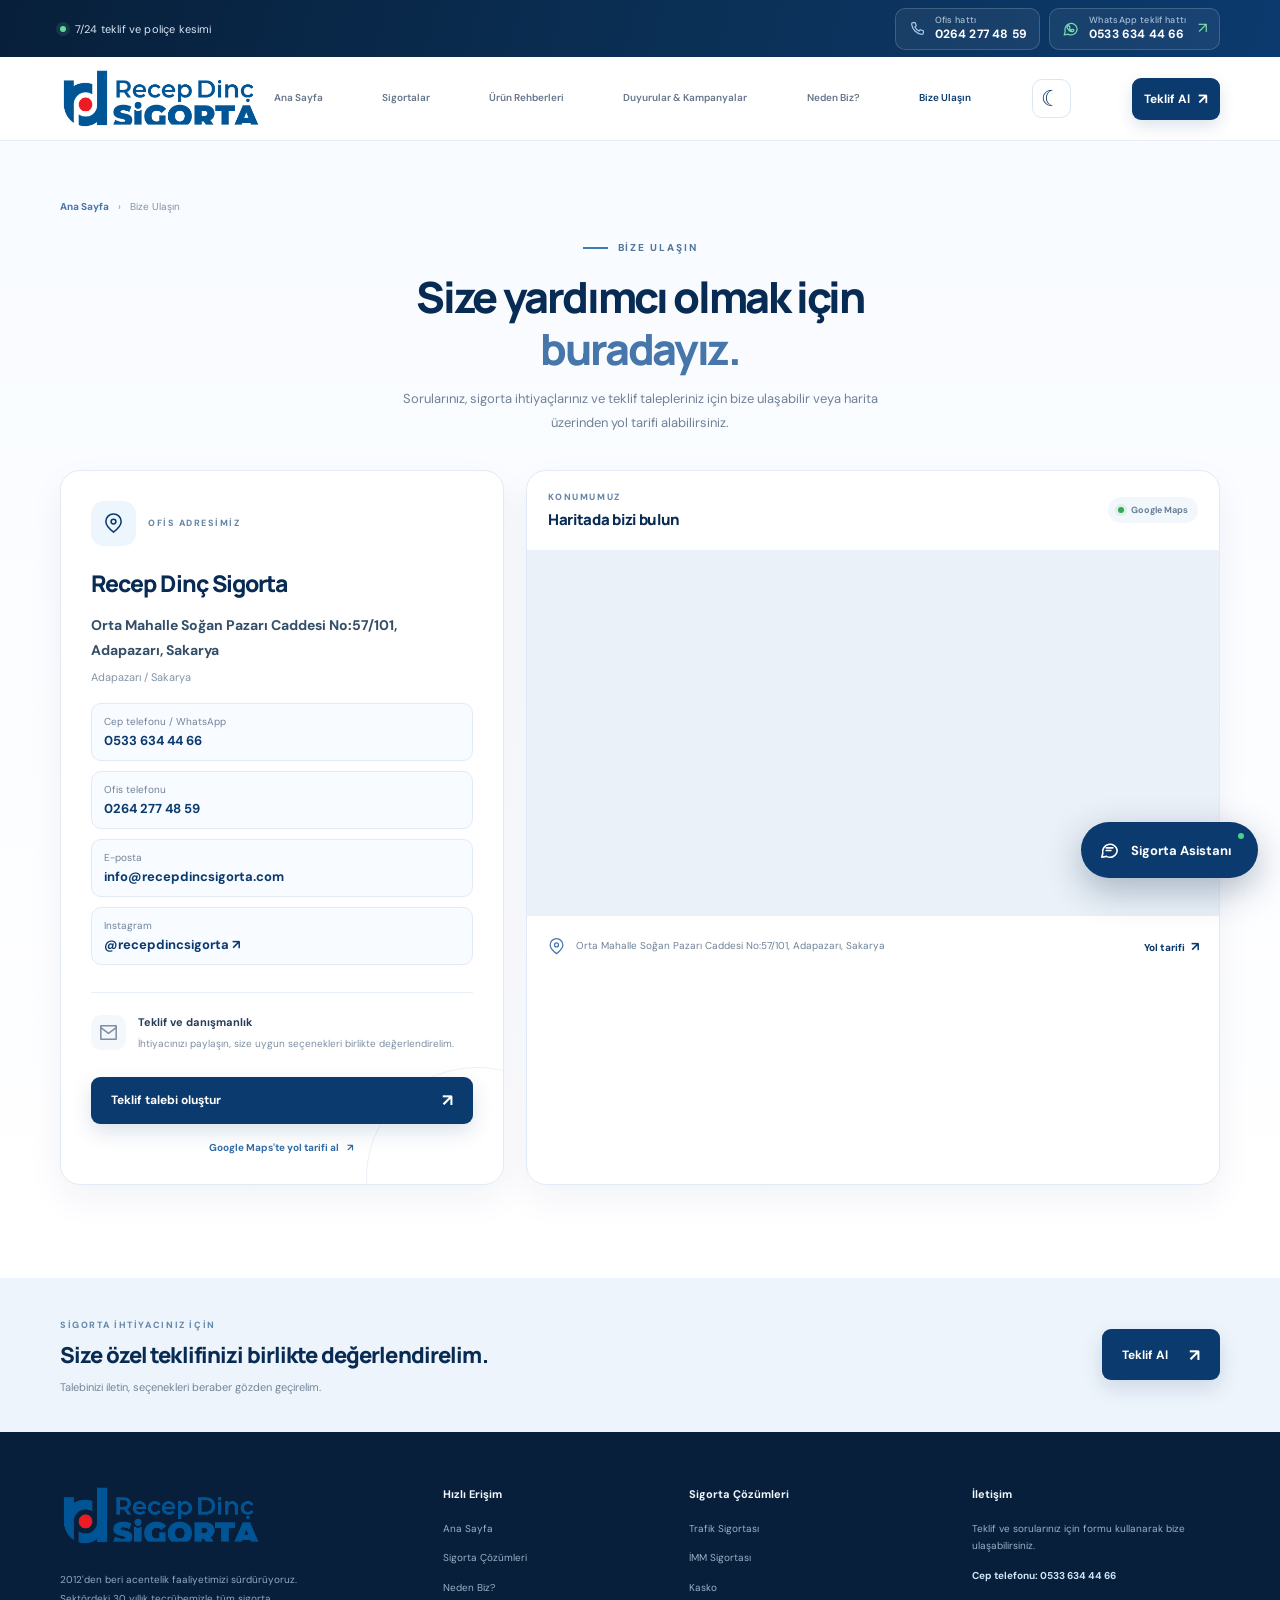
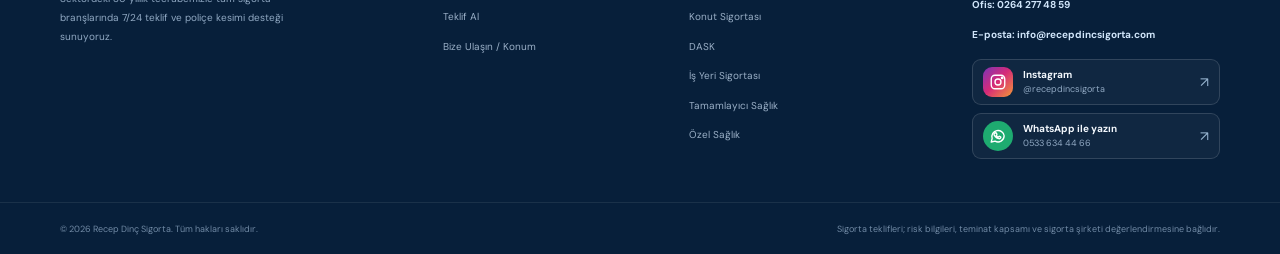
<file: bize-ulasin.html>
<!DOCTYPE html>

<html lang="tr">
<head>
<meta charset="utf-8"/>
<meta content="width=device-width, initial-scale=1" name="viewport"/>
<meta content="#F5F7FB" name="theme-color"/>
<meta content="index,follow,max-image-preview:large" name="robots"/>
<link href="https://www.recepdincsigorta.com/bize-ulasin.html" rel="canonical"/>
<meta content="website" property="og:type"/>
<meta content="tr_TR" property="og:locale"/>
<meta content="Recep Dinç Sigorta" property="og:site_name"/>
<meta content="Bize Ulaşın | Recep Dinç Sigorta Sakarya" property="og:title"/>
<meta content="Recep Dinç Sigorta ofis adresi: Orta Mahalle Soğan Pazarı Caddesi No:57/101, Adapazarı/Sakarya. Haritayı görüntüleyin ve yol tarifi alın." property="og:description"/>
<meta content="https://www.recepdincsigorta.com/bize-ulasin.html" property="og:url"/>
<meta content="Recep Dinç Sigorta ofis adresi: Orta Mahalle Soğan Pazarı Caddesi No:57/101, Adapazarı/Sakarya. Haritayı görüntüleyin ve yol tarifi alın." name="description"/>
<title>Bize Ulaşın | Recep Dinç Sigorta Sakarya</title>
<link href="https://fonts.googleapis.com" rel="preconnect"/>
<link crossorigin="" href="https://fonts.gstatic.com" rel="preconnect"/>
<link href="https://fonts.googleapis.com/css2?family=DM+Sans:wght@400;500;600;700&amp;family=Manrope:wght@400;500;600;700;800&amp;display=swap" rel="stylesheet"/>
<link href="style.css" rel="stylesheet">
<script type="application/ld+json">{"@context":"https://schema.org","@graph":[{"@type":"InsuranceAgency","@id":"https://www.recepdincsigorta.com/#organization","name":"Recep Dinç Sigorta","url":"https://www.recepdincsigorta.com/","sameAs":["https://www.instagram.com/recepdincsigorta/"],"telephone":"+902642774859","email":"info@recepdincsigorta.com","contactPoint":{"@type":"ContactPoint","telephone":"+905336344466","email":"info@recepdincsigorta.com","contactType":"customer service","availableLanguage":"Turkish"},"address":{"@type":"PostalAddress","streetAddress":"Orta Mahalle Soğan Pazarı Caddesi No:57/101","addressLocality":"Adapazarı","addressRegion":"Sakarya","addressCountry":"TR"}},{"@type":"WebSite","@id":"https://www.recepdincsigorta.com/#website","url":"https://www.recepdincsigorta.com/","name":"Recep Dinç Sigorta","inLanguage":"tr-TR","publisher":{"@id":"https://www.recepdincsigorta.com/#organization"}}]}</script>
</link><script id="theme-initializer">(function(){try{var t=localStorage.getItem('recepDincTheme');document.documentElement.setAttribute('data-theme',t==='dark'?'dark':'light')}catch(e){document.documentElement.setAttribute('data-theme','light')}})();</script>

<link rel="icon" type="image/png" sizes="256x256" href="assets/favicon.png">
<link rel="shortcut icon" href="favicon.ico">
<link rel="apple-touch-icon" href="assets/apple-touch-icon.png">
</head>
<body>
<div class="topline">
<div class="container topline-inner">
<span class="topline-message"><span class="status-dot"></span> 7/24 teklif ve poliçe kesimi</span>
<div aria-label="Hızlı iletişim bağlantıları" class="topline-actions">
<a aria-label="Ofis telefonunu ara: 0264 277 48 59" class="topline-phone" href="tel:+902642774859">
<svg aria-hidden="true" viewbox="0 0 24 24"><path d="M6.8 3.5h2.8l1.4 4.2-1.8 1.6a14.1 14.1 0 0 0 5.5 5.5l1.6-1.8 4.2 1.4v2.8c0 1.1-.9 2-2 2A15.8 15.8 0 0 1 4.8 5.5c0-1.1.9-2 2-2Z"></path></svg><span class="topline-copy"><small>Ofis hattı</small><strong>0264 277 48 59</strong></span>
</a>
<a aria-label="WhatsApp üzerinden yaz: 0533 634 44 66" class="topline-right" href="https://wa.me/905336344466?text=Merhaba%20Recep%20Din%C3%A7%20Sigorta" rel="noopener noreferrer" target="_blank">
<svg aria-hidden="true" viewbox="0 0 24 24"><path d="M20.2 11.7a8.2 8.2 0 0 1-12.1 7.2L3 20l1.2-4.9A8.2 8.2 0 1 1 20.2 11.7Z"></path><path d="M8.2 8.1c.2-.4.4-.5.7-.5h.5c.2 0 .3.1.4.4l.8 1.7c.1.2.1.4-.1.6l-.6.7c-.2.2-.2.4 0 .6.5.7 1.2 1.4 2 1.8.2.1.4.1.6-.1l.8-.8c.2-.2.4-.2.6-.1l1.6.8c.2.1.3.2.3.4 0 .3-.2 1-.7 1.4-.5.4-1.2.7-1.9.6-.7-.1-1.7-.4-2.8-1.1-1.6-1-2.7-2.4-3-2.9-.3-.5-.7-1.2-.7-1.9s.3-1.3.7-1.7Z"></path></svg><span class="topline-copy"><small>WhatsApp teklif hattı</small><strong>0533 634 44 66</strong></span><span aria-hidden="true" class="topline-arrow">↗</span>
</a>
</div>
</div>
</div>
<header class="site-header">
<div class="container nav-wrap">
<a aria-label="Recep Dinç Sigorta ana sayfa" class="brand" href="index.html#anasayfa"><img alt="Recep Dinç Sigorta" class="brand-logo" src="assets/recep-dinc-sigorta-logo.png"/></a>
<button aria-controls="mainNav" aria-expanded="false" aria-label="Menüyü aç" class="menu-toggle" id="menuToggle"><span></span><span></span><span></span></button>
<nav aria-label="Ana menü" class="main-nav" id="mainNav">
<a class="nav-link" href="index.html#anasayfa">Ana Sayfa</a>
<a class="nav-link" href="index.html#sigortalar">Sigortalar</a>
<a class="nav-link" href="index.html#urun-detaylari">Ürün Rehberleri</a><a class="nav-link" href="duyurular.html">Duyurular &amp; Kampanyalar</a>
<a class="nav-link" href="index.html#neden-biz">Neden Biz?</a>
<a aria-current="page" class="nav-link active" href="bize-ulasin.html">Bize Ulaşın</a>
<button class="theme-toggle" id="themeToggle" type="button" aria-label="Koyu temaya geç" aria-pressed="false" title="Tema değiştir"><span aria-hidden="true" class="theme-toggle-icon">☾</span><span class="theme-toggle-label">Koyu tema</span></button><a class="nav-cta" href="index.html#teklif">Teklif Al <span aria-hidden="true">↗</span></a>
</nav>
</div>
</header>
<main>
<section class="contact-section section" id="bize-ulasin">
<div class="container">
<div class="contact-breadcrumb"><a href="index.html">Ana Sayfa</a><span>›</span><span>Bize Ulaşın</span></div>
<div class="section-heading centered contact-heading">
<div class="eyebrow"><span class="eyebrow-line"></span> BİZE ULAŞIN</div>
<h2>Size yardımcı olmak için <span>buradayız.</span></h2>
<p>Sorularınız, sigorta ihtiyaçlarınız ve teklif talepleriniz için bize ulaşabilir veya harita üzerinden yol tarifi alabilirsiniz.</p>
</div>
<div class="contact-layout">
<div class="contact-info-panel">
<div class="contact-info-top">
<span aria-hidden="true" class="contact-location-icon"><svg viewbox="0 0 24 24"><path d="M20 10c0 5-8 11-8 11S4 15 4 10a8 8 0 1 1 16 0Z"></path><circle cx="12" cy="10" r="2.5"></circle></svg></span>
<span class="contact-label">OFİS ADRESİMİZ</span>
</div>
<h3>Recep Dinç Sigorta</h3>
<address>Orta Mahalle Soğan Pazarı Caddesi No:57/101, Adapazarı, Sakarya</address>
<p class="contact-address-note">Adapazarı / Sakarya</p><div aria-label="İletişim bilgileri" class="contact-methods"><a href="tel:+905336344466"><span class="contact-method-label">Cep telefonu / WhatsApp</span><strong>0533 634 44 66</strong></a><a href="tel:+902642774859"><span class="contact-method-label">Ofis telefonu</span><strong>0264 277 48 59</strong></a><a href="mailto:info@recepdincsigorta.com"><span class="contact-method-label">E-posta</span><strong>info@recepdincsigorta.com</strong></a><a href="https://www.instagram.com/recepdincsigorta/" aria-label="Instagram sayfamız: recepdincsigorta" rel="noopener noreferrer" target="_blank"><span class="contact-method-label">Instagram</span><strong>@recepdincsigorta ↗</strong></a></div>
<div class="contact-info-divider"></div>
<div class="contact-help-row"><span aria-hidden="true" class="contact-small-icon"><svg viewbox="0 0 24 24"><path d="M4 5h16v14H4z"></path><path d="m4 7 8 6 8-6"></path></svg></span><div><strong>Teklif ve danışmanlık</strong><span>İhtiyacınızı paylaşın, size uygun seçenekleri birlikte değerlendirelim.</span></div></div>
<a class="btn btn-primary contact-quote-btn" href="index.html#teklif">Teklif talebi oluştur <span aria-hidden="true">↗</span></a>
<a class="contact-directions-link" href="https://www.google.com/maps/dir/?api=1&amp;destination=Orta%20Mahalle%20So%C4%9Fan%20Pazar%C4%B1%20Caddesi%20No%3A57%2F101%2C%20Adapazar%C4%B1%2C%20Sakarya%2C%20T%C3%BCrkiye" rel="noopener noreferrer" target="_blank">Google Maps'te yol tarifi al <span aria-hidden="true">↗</span></a>
</div>
<div class="contact-map-card">
<div class="contact-map-top"><div><span class="map-overline">KONUMUMUZ</span><strong>Haritada bizi bulun</strong></div><span class="map-live-mark"><span></span> Google Maps</span></div>
<div class="contact-map-frame">
<iframe allowfullscreen="" loading="lazy" referrerpolicy="no-referrer-when-downgrade" src="https://maps.google.com/maps?q=Orta%20Mahalle%20So%C4%9Fan%20Pazar%C4%B1%20Caddesi%20No%3A57%2F101%2C%20Adapazar%C4%B1%2C%20Sakarya%2C%20T%C3%BCrkiye&amp;output=embed" title="Recep Dinç Sigorta ofis konumu - Adapazarı, Sakarya"></iframe>
</div>
<div class="contact-map-footer"><span aria-hidden="true" class="map-pin-dot"><svg viewbox="0 0 24 24"><path d="M20 10c0 5-8 11-8 11S4 15 4 10a8 8 0 1 1 16 0Z"></path><circle cx="12" cy="10" r="2.5"></circle></svg></span><span>Orta Mahalle Soğan Pazarı Caddesi No:57/101, Adapazarı, Sakarya</span><a aria-label="Google Maps'te yol tarifi al" href="https://www.google.com/maps/dir/?api=1&amp;destination=Orta%20Mahalle%20So%C4%9Fan%20Pazar%C4%B1%20Caddesi%20No%3A57%2F101%2C%20Adapazar%C4%B1%2C%20Sakarya%2C%20T%C3%BCrkiye" rel="noopener noreferrer" target="_blank">Yol tarifi <b>↗</b></a></div>
</div>
</div>
</div>
</section>
<section class="contact-bottom-cta"><div class="container contact-bottom-inner"><div><span class="closing-kicker">SİGORTA İHTİYACINIZ İÇİN</span><h2>Size özel teklifinizi birlikte değerlendirelim.</h2><p>Talebinizi iletin, seçenekleri beraber gözden geçirelim.</p></div><a class="btn btn-primary" href="index.html#teklif">Teklif Al <span aria-hidden="true">↗</span></a></div></section>
</main>
<footer class="site-footer">
<div class="container footer-main">
<div class="footer-brand-block"><a aria-label="Recep Dinç Sigorta ana sayfa" class="brand brand-footer" href="index.html#anasayfa">
<img alt="Recep Dinç Sigorta" class="brand-logo" src="assets/recep-dinc-sigorta-logo.png"/>
</a><p>2012'den beri acentelik faaliyetimizi sürdürüyoruz. Sektördeki 30 yıllık tecrübemizle tüm sigorta branşlarında 7/24 teklif ve poliçe kesimi desteği sunuyoruz.</p></div>
<div class="footer-column"><h4>Hızlı Erişim</h4><a href="index.html#anasayfa">Ana Sayfa</a><a href="index.html#sigortalar">Sigorta Çözümleri</a><a href="index.html#neden-biz">Neden Biz?</a><a href="index.html#teklif">Teklif Al</a><a href="bize-ulasin.html">Bize Ulaşın / Konum</a></div>
<div class="footer-column"><h4>Sigorta Çözümleri</h4><a href="trafik-sigortasi.html">Trafik Sigortası</a><a href="imm-sigortasi.html">İMM Sigortası</a><a href="kasko-sigortasi.html">Kasko</a><a href="konut-sigortasi.html">Konut Sigortası</a><a href="dask.html">DASK</a><a href="is-yeri-sigortasi.html">İş Yeri Sigortası</a><a href="tamamlayici-saglik-sigortasi.html">Tamamlayıcı Sağlık</a><a href="ozel-saglik-sigortasi.html">Özel Sağlık</a></div>
<div class="footer-column footer-contact"><h4>İletişim</h4><p>Teklif ve sorularınız için formu kullanarak bize ulaşabilirsiniz.</p><a class="footer-contact-link footer-direct-link" href="tel:+905336344466">Cep telefonu: 0533 634 44 66</a><a class="footer-contact-link footer-direct-link" href="tel:+902642774859">Ofis: 0264 277 48 59</a><a class="footer-contact-link footer-direct-link" href="mailto:info@recepdincsigorta.com">E-posta: info@recepdincsigorta.com</a><div class="footer-social-actions" aria-label="Sosyal medya ve hızlı iletişim">
<a class="footer-social-button footer-instagram-button" href="https://www.instagram.com/recepdincsigorta/" aria-label="Instagram sayfamız: recepdincsigorta" rel="noopener noreferrer" target="_blank">
<span class="social-icon instagram-icon" aria-hidden="true"><svg viewBox="0 0 24 24"><rect x="3" y="3" width="18" height="18" rx="5"></rect><circle cx="12" cy="12" r="4"></circle><circle cx="17.5" cy="6.5" r="1"></circle></svg></span>
<span class="social-copy"><strong>Instagram</strong><small>@recepdincsigorta</small></span><span class="social-arrow" aria-hidden="true">↗</span>
</a>
<button class="footer-social-button footer-whatsapp" id="footerWhatsapp" type="button">
<span class="social-icon whatsapp-icon" aria-hidden="true"><svg viewBox="0 0 24 24"><path d="M20.2 11.7a8.2 8.2 0 0 1-12.1 7.2L3 20l1.2-4.9A8.2 8.2 0 1 1 20.2 11.7Z"></path><path d="M8.2 8.1c.2-.4.4-.5.7-.5h.5c.2 0 .3.1.4.4l.8 1.7c.1.2.1.4-.1.6l-.6.7c-.2.2-.2.4 0 .6.5.7 1.2 1.4 2 1.8.2.1.4.1.6-.1l.8-.8c.2-.2.4-.2.6-.1l1.6.8c.2.1.3.2.3.4 0 .3-.2 1-.7 1.4-.5.4-1.2.7-1.9.6-.7-.1-1.7-.4-2.8-1.1-1.6-1-2.7-2.4-3-2.9-.3-.5-.7-1.2-.7-1.9s.3-1.3.7-1.7Z"></path></svg></span>
<span class="social-copy"><strong>WhatsApp ile yazın</strong><small>0533 634 44 66</small></span><span class="social-arrow" aria-hidden="true">↗</span>
</button>
</div></div>
</div>
<div class="footer-bottom"><div class="container footer-bottom-inner"><span>© <span id="year"></span> Recep Dinç Sigorta. Tüm hakları saklıdır.</span><span class="footer-legal">Sigorta teklifleri; risk bilgileri, teminat kapsamı ve sigorta şirketi değerlendirmesine bağlıdır.</span></div></div>
</footer>
<div aria-live="polite" class="toast" id="toast" role="status"></div>
<script src="script.js"></script>
<script src="chatbot.js" defer></script>
</body>
</html>
</file>
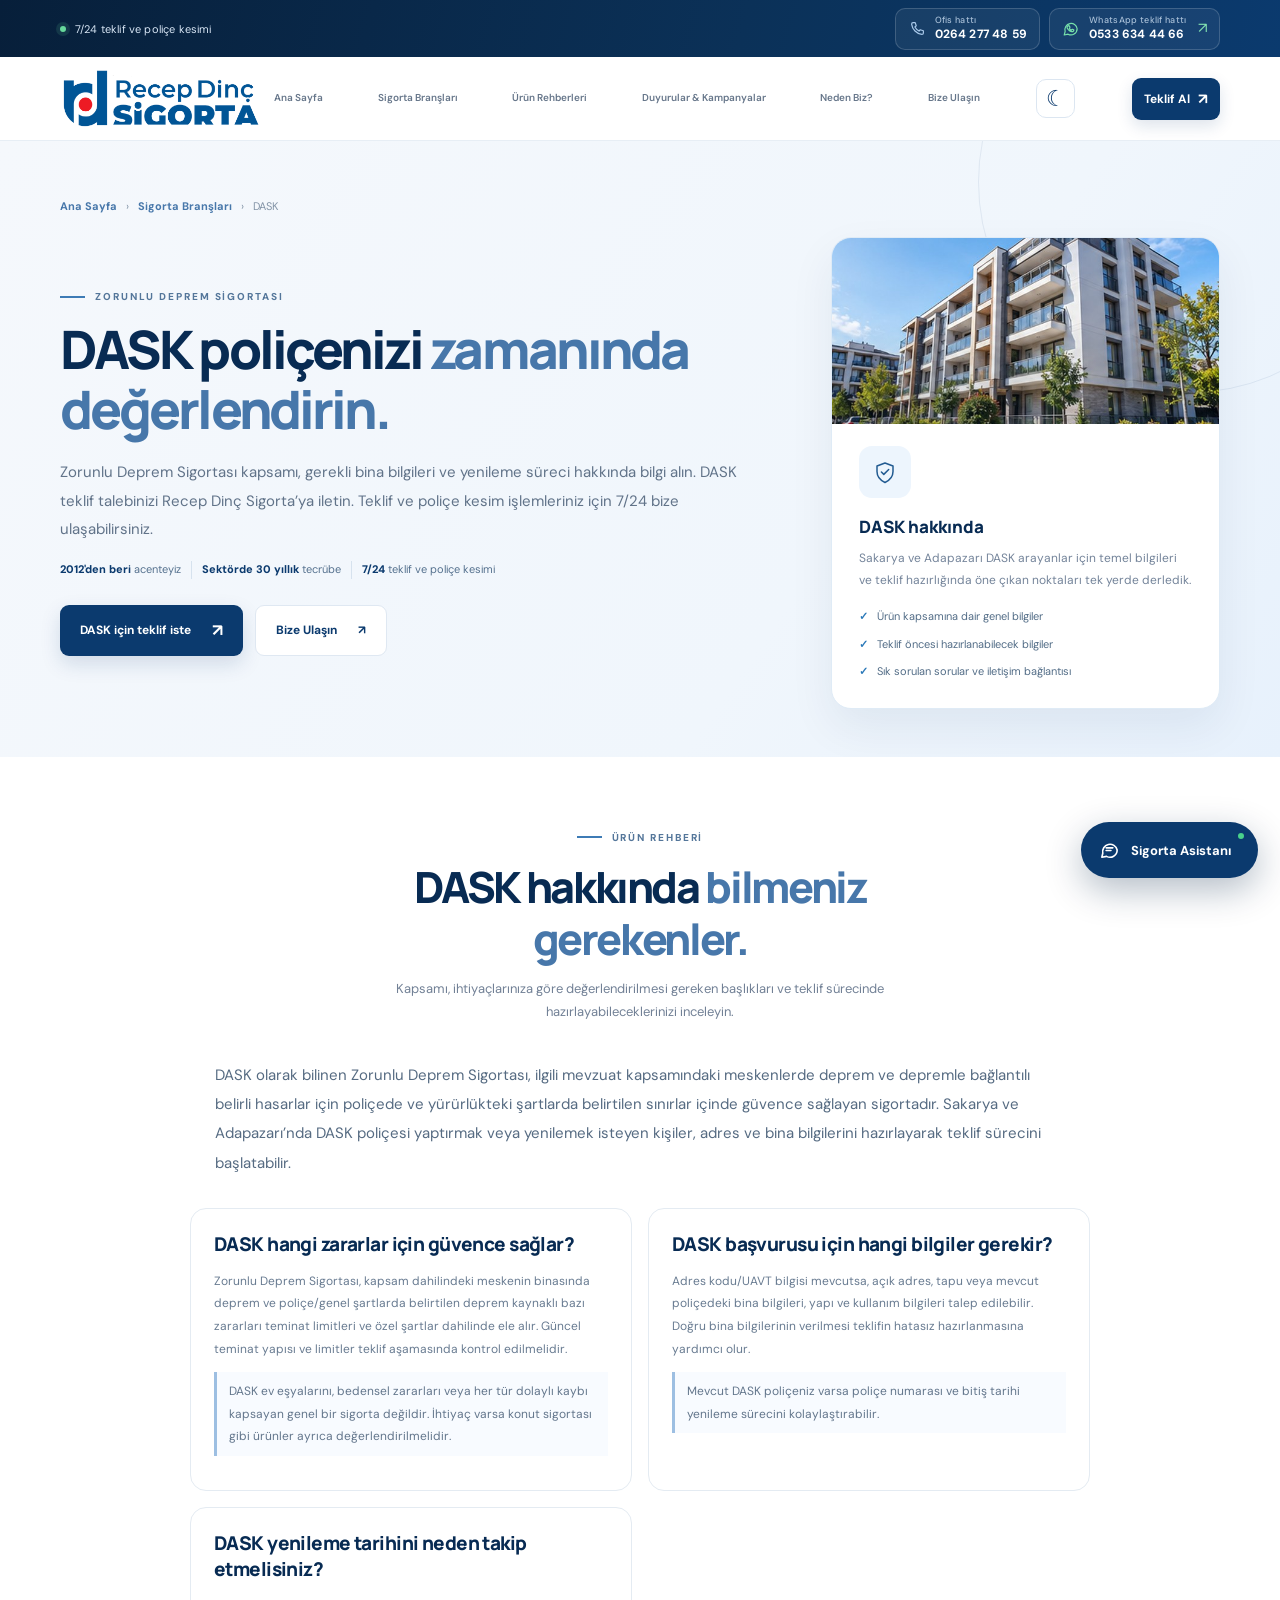
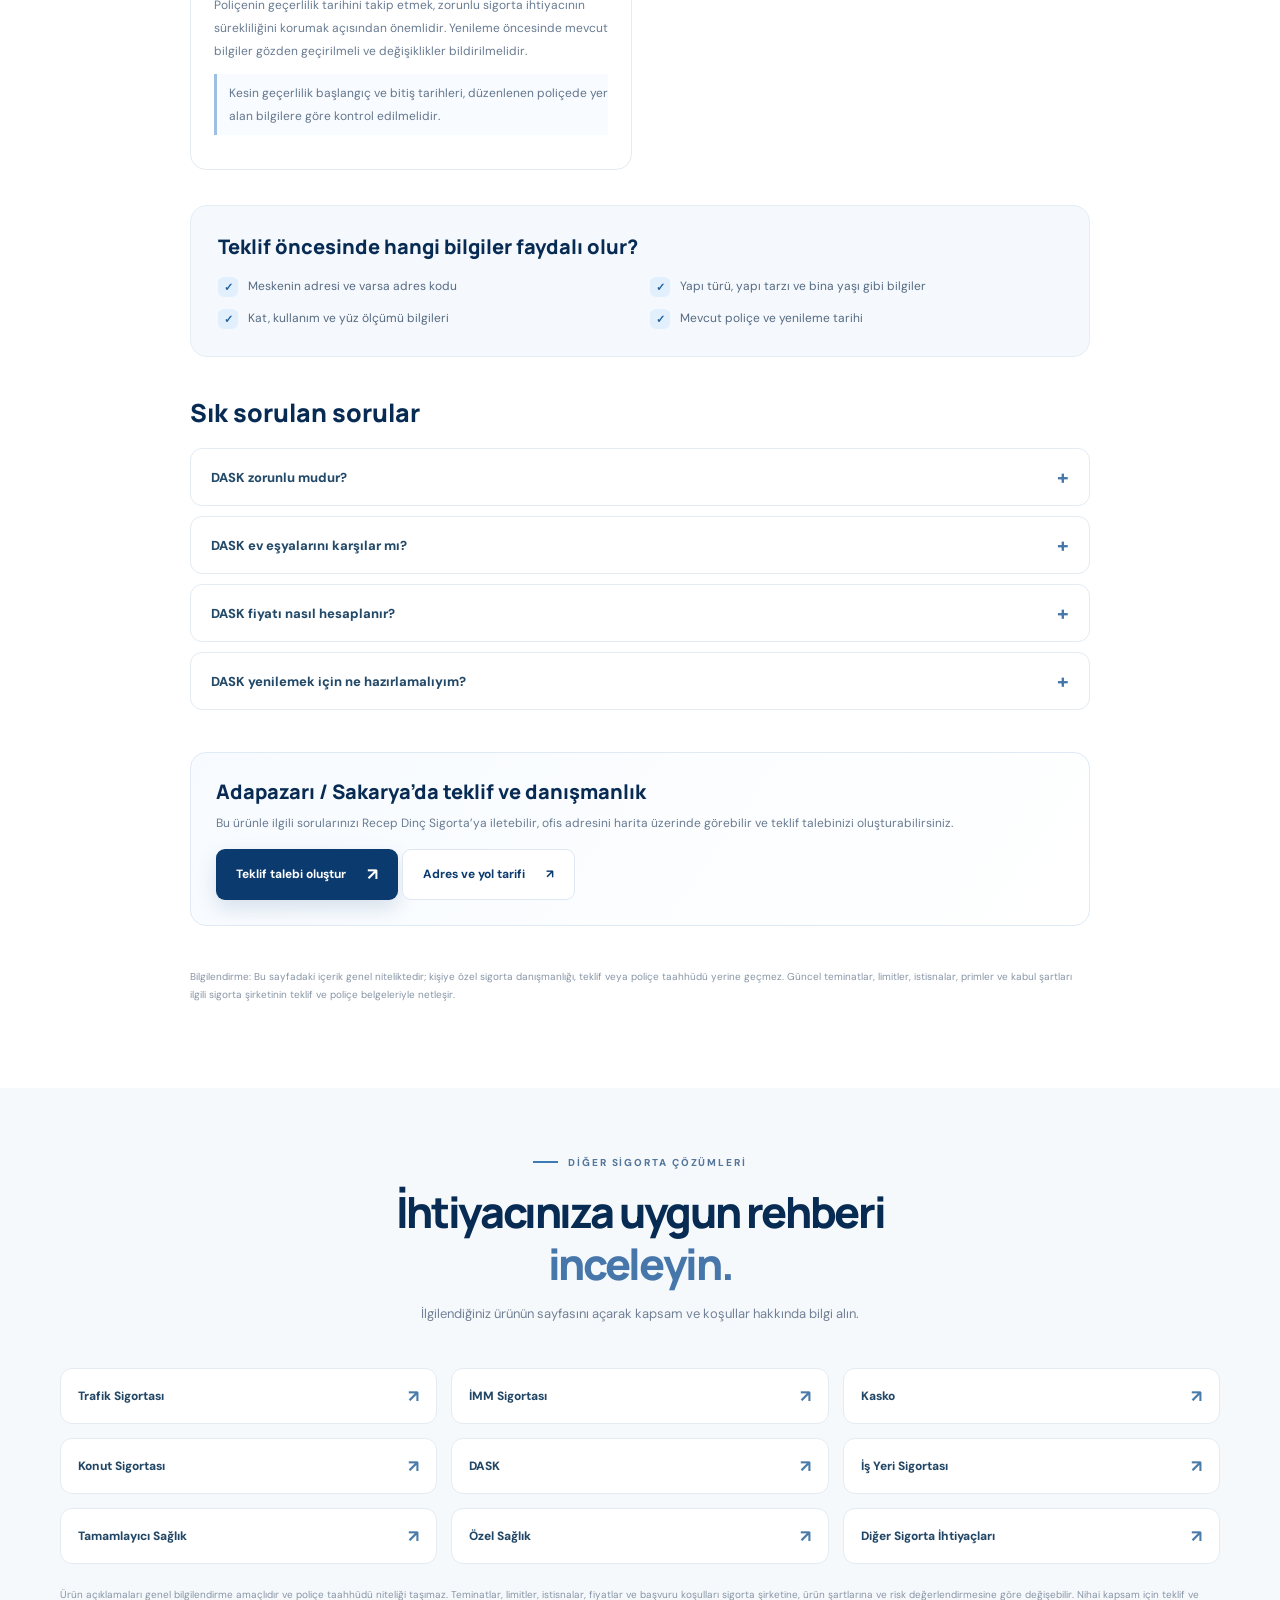
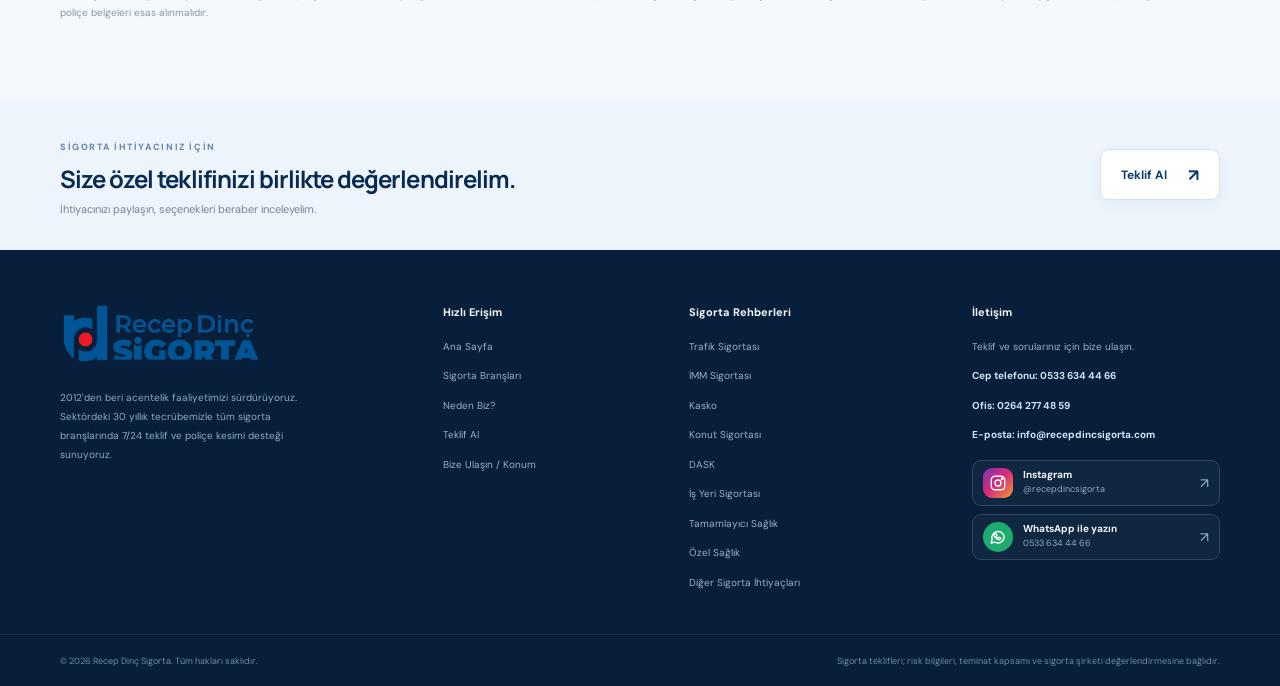
<file: dask.html>
<!DOCTYPE html>

<html lang="tr">
<head>
<meta charset="utf-8"/>
<meta content="width=device-width, initial-scale=1" name="viewport"/>
<meta content="#F5F7FB" name="theme-color"/>
<meta content="Sakarya ve Adapazarı DASK (Zorunlu Deprem Sigortası) hakkında bilgi alın. Adres ve bina bilgileriyle poliçe teklifi ve yenileme sürecini değerlendirin." name="description"/>
<meta content="index,follow,max-image-preview:large" name="robots"/>
<link href="https://www.recepdincsigorta.com/dask.html" rel="canonical"/>
<meta content="website" property="og:type"/>
<meta content="tr_TR" property="og:locale"/>
<meta content="Recep Dinç Sigorta" property="og:site_name"/>
<meta content="DASK Teklifi Sakarya | Zorunlu Deprem Sigortası | Recep Dinç Sigorta" property="og:title"/>
<meta content="Sakarya ve Adapazarı DASK (Zorunlu Deprem Sigortası) hakkında bilgi alın. Adres ve bina bilgileriyle poliçe teklifi ve yenileme sürecini değerlendirin." property="og:description"/>
<meta content="https://www.recepdincsigorta.com/dask.html" property="og:url"/>
<title>DASK Teklifi Sakarya | Zorunlu Deprem Sigortası | Recep Dinç Sigorta</title>
<link href="https://fonts.googleapis.com" rel="preconnect"/>
<link crossorigin="" href="https://fonts.gstatic.com" rel="preconnect"/>
<link href="https://fonts.googleapis.com/css2?family=DM+Sans:wght@400;500;600;700&amp;family=Manrope:wght@400;500;600;700;800&amp;display=swap" rel="stylesheet"/>
<link href="style.css" rel="stylesheet">
<script type="application/ld+json">{"@context":"https://schema.org","@graph":[{"@type":"InsuranceAgency","@id":"https://www.recepdincsigorta.com/#organization","name":"Recep Dinç Sigorta","url":"https://www.recepdincsigorta.com/","sameAs":["https://www.instagram.com/recepdincsigorta/"],"telephone":"+902642774859","email":"info@recepdincsigorta.com","contactPoint":{"@type":"ContactPoint","telephone":"+905336344466","email":"info@recepdincsigorta.com","contactType":"customer service","availableLanguage":"Turkish"},"address":{"@type":"PostalAddress","streetAddress":"Orta Mahalle Soğan Pazarı Caddesi No:57/101","addressLocality":"Adapazarı","addressRegion":"Sakarya","addressCountry":"TR"}},{"@type":"WebPage","@id":"https://www.recepdincsigorta.com/dask.html#webpage","url":"https://www.recepdincsigorta.com/dask.html","name":"DASK Teklifi Sakarya | Zorunlu Deprem Sigortası | Recep Dinç Sigorta","description":"Sakarya ve Adapazarı DASK (Zorunlu Deprem Sigortası) hakkında bilgi alın. Adres ve bina bilgileriyle poliçe teklifi ve yenileme sürecini değerlendirin.","inLanguage":"tr-TR","breadcrumb":{"@id":"https://www.recepdincsigorta.com/dask.html#breadcrumb"}},{"@type":"BreadcrumbList","@id":"https://www.recepdincsigorta.com/dask.html#breadcrumb","itemListElement":[{"@type":"ListItem","position":1,"name":"Ana Sayfa","item":"https://www.recepdincsigorta.com/"},{"@type":"ListItem","position":2,"name":"DASK","item":"https://www.recepdincsigorta.com/dask.html"}]},{"@type":"Service","name":"DASK – Zorunlu Deprem Sigortası","serviceType":"DASK – Zorunlu Deprem Sigortası","description":"Sakarya ve Adapazarı DASK (Zorunlu Deprem Sigortası) hakkında bilgi alın. Adres ve bina bilgileriyle poliçe teklifi ve yenileme sürecini değerlendirin.","provider":{"@id":"https://www.recepdincsigorta.com/#organization"},"areaServed":[{"@type":"City","name":"Adapazarı"},{"@type":"AdministrativeArea","name":"Sakarya"}]},{"@type":"FAQPage","mainEntity":[{"@type":"Question","name":"DASK zorunlu mudur?","acceptedAnswer":{"@type":"Answer","text":"Mevzuatın kapsamına giren meskenler için Zorunlu Deprem Sigortası yükümlülükleri bulunur. Taşınmazınızın kapsam durumunu güncel mevzuat ve ilgili kurum bilgileriyle kontrol edin."}},{"@type":"Question","name":"DASK ev eşyalarını karşılar mı?","acceptedAnswer":{"@type":"Answer","text":"DASK temel olarak poliçede tanımlanan binaya ilişkin zararları ele alır; ev eşyaları için konut sigortası seçenekleri ayrıca incelenebilir."}},{"@type":"Question","name":"DASK fiyatı nasıl hesaplanır?","acceptedAnswer":{"@type":"Answer","text":"Prim; taşınmazın ve binanın beyan edilen özellikleri ile yürürlükteki tarife ve teminat koşullarına göre belirlenir. Kesin tutar teklif sırasında hesaplanır."}},{"@type":"Question","name":"DASK yenilemek için ne hazırlamalıyım?","acceptedAnswer":{"@type":"Answer","text":"Mevcut poliçenizi, adres bilgilerinizi ve bina özelliklerini hazır bulundurun. Bina veya adres bilgilerinde değişiklik varsa teklif hazırlanırken belirtin."}}]}]}</script>
</link><script id="theme-initializer">(function(){try{var t=localStorage.getItem('recepDincTheme');document.documentElement.setAttribute('data-theme',t==='dark'?'dark':'light')}catch(e){document.documentElement.setAttribute('data-theme','light')}})();</script>

<link rel="icon" type="image/png" sizes="256x256" href="assets/favicon.png">
<link rel="shortcut icon" href="favicon.ico">
<link rel="apple-touch-icon" href="assets/apple-touch-icon.png">
</head>
<body>
<div class="topline">
<div class="container topline-inner">
<span class="topline-message"><span class="status-dot"></span> 7/24 teklif ve poliçe kesimi</span>
<div aria-label="Hızlı iletişim bağlantıları" class="topline-actions">
<a aria-label="Ofis telefonunu ara: 0264 277 48 59" class="topline-phone" href="tel:+902642774859">
<svg aria-hidden="true" viewbox="0 0 24 24"><path d="M6.8 3.5h2.8l1.4 4.2-1.8 1.6a14.1 14.1 0 0 0 5.5 5.5l1.6-1.8 4.2 1.4v2.8c0 1.1-.9 2-2 2A15.8 15.8 0 0 1 4.8 5.5c0-1.1.9-2 2-2Z"></path></svg><span class="topline-copy"><small>Ofis hattı</small><strong>0264 277 48 59</strong></span>
</a>
<a aria-label="WhatsApp üzerinden yaz: 0533 634 44 66" class="topline-right" href="https://wa.me/905336344466?text=Merhaba%20Recep%20Din%C3%A7%20Sigorta" rel="noopener noreferrer" target="_blank">
<svg aria-hidden="true" viewbox="0 0 24 24"><path d="M20.2 11.7a8.2 8.2 0 0 1-12.1 7.2L3 20l1.2-4.9A8.2 8.2 0 1 1 20.2 11.7Z"></path><path d="M8.2 8.1c.2-.4.4-.5.7-.5h.5c.2 0 .3.1.4.4l.8 1.7c.1.2.1.4-.1.6l-.6.7c-.2.2-.2.4 0 .6.5.7 1.2 1.4 2 1.8.2.1.4.1.6-.1l.8-.8c.2-.2.4-.2.6-.1l1.6.8c.2.1.3.2.3.4 0 .3-.2 1-.7 1.4-.5.4-1.2.7-1.9.6-.7-.1-1.7-.4-2.8-1.1-1.6-1-2.7-2.4-3-2.9-.3-.5-.7-1.2-.7-1.9s.3-1.3.7-1.7Z"></path></svg><span class="topline-copy"><small>WhatsApp teklif hattı</small><strong>0533 634 44 66</strong></span><span aria-hidden="true" class="topline-arrow">↗</span>
</a>
</div>
</div>
</div>
<header class="site-header"><div class="container nav-wrap"><a aria-label="Recep Dinç Sigorta ana sayfa" class="brand" href="index.html#anasayfa"><img alt="Recep Dinç Sigorta" class="brand-logo" src="assets/recep-dinc-sigorta-logo.png"/></a><button aria-controls="mainNav" aria-expanded="false" aria-label="Menüyü aç" class="menu-toggle" id="menuToggle"><span></span><span></span><span></span></button><nav aria-label="Ana menü" class="main-nav" id="mainNav"><a class="nav-link" href="index.html#anasayfa">Ana Sayfa</a><a class="nav-link" href="index.html#sigortalar">Sigorta Branşları</a><a class="nav-link" href="index.html#urun-detaylari">Ürün Rehberleri</a><a class="nav-link" href="duyurular.html">Duyurular &amp; Kampanyalar</a><a class="nav-link" href="index.html#neden-biz">Neden Biz?</a><a class="nav-link" href="bize-ulasin.html">Bize Ulaşın</a><button class="theme-toggle" id="themeToggle" type="button" aria-label="Koyu temaya geç" aria-pressed="false" title="Tema değiştir"><span aria-hidden="true" class="theme-toggle-icon">☾</span><span class="theme-toggle-label">Koyu tema</span></button><a class="nav-cta" href="index.html?branch=DASK%20%28Zorunlu%20Deprem%20Sigortas%C4%B1%29#teklif">Teklif Al <span aria-hidden="true">↗</span></a></nav></div></header>
<main>
<section class="product-hero">
<div class="container">
<div class="product-breadcrumb"><a href="index.html">Ana Sayfa</a><span>›</span><a href="index.html#sigortalar">Sigorta Branşları</a><span>›</span><span>DASK</span></div>
<div class="product-hero-grid">
<div>
<div class="eyebrow"><span class="eyebrow-line"></span> ZORUNLU DEPREM SİGORTASI</div>
<h1>DASK poliçenizi <span>zamanında değerlendirin.</span></h1>
<p class="product-hero-lead">Zorunlu Deprem Sigortası kapsamı, gerekli bina bilgileri ve yenileme süreci hakkında bilgi alın. DASK teklif talebinizi Recep Dinç Sigorta’ya iletin. Teklif ve poliçe kesim işlemleriniz için 7/24 bize ulaşabilirsiniz.</p><div class="experience-inline" aria-label="Acentelik ve sektör tecrübesi"><span><strong>2012'den beri</strong> acenteyiz</span><span class="experience-divider" aria-hidden="true"></span><span><strong>Sektörde 30 yıllık</strong> tecrübe</span><span class="experience-divider" aria-hidden="true"></span><span><strong>7/24</strong> teklif ve poliçe kesimi</span></div>
<div class="product-hero-actions"><a class="btn btn-primary" href="index.html?branch=DASK%20%28Zorunlu%20Deprem%20Sigortas%C4%B1%29#teklif">DASK için teklif iste <span aria-hidden="true">↗</span></a><a class="btn btn-secondary" href="bize-ulasin.html">Bize Ulaşın <span aria-hidden="true">↗</span></a></div>
</div>
<aside class="product-hero-card"><div class="product-hero-photo"><img src="assets/products/dask.jpg" alt="DASK ve deprem sigortası için apartman binası" width="640" height="420" fetchpriority="high"/></div>
<span aria-hidden="true" class="card-icon"><svg fill="none" stroke="currentColor" stroke-linecap="round" stroke-linejoin="round" stroke-width="1.5" viewbox="0 0 24 24"><path d="M12 3 20 6v5.5c0 5.1-3.1 8.7-8 11-4.9-2.3-8-5.9-8-11V6l8-3Z"></path><path d="m8.4 12 2.4 2.4 4.9-4.9"></path></svg></span>
<h2>DASK hakkında</h2>
<p>Sakarya ve Adapazarı DASK arayanlar için temel bilgileri ve teklif hazırlığında öne çıkan noktaları tek yerde derledik.</p>
<ul><li>Ürün kapsamına dair genel bilgiler</li><li>Teklif öncesi hazırlanabilecek bilgiler</li><li>Sık sorulan sorular ve iletişim bağlantısı</li></ul>
</aside>
</div>
</div>
</section>
<section class="product-content-section">
<div class="container product-content-wrap">
<div class="section-heading centered"><div class="eyebrow"><span class="eyebrow-line"></span> ÜRÜN REHBERİ</div><h2>DASK hakkında <span>bilmeniz gerekenler.</span></h2><p>Kapsamı, ihtiyaçlarınıza göre değerlendirilmesi gereken başlıkları ve teklif sürecinde hazırlayabileceklerinizi inceleyin.</p></div>
<p class="product-intro">DASK olarak bilinen Zorunlu Deprem Sigortası, ilgili mevzuat kapsamındaki meskenlerde deprem ve depremle bağlantılı belirli hasarlar için poliçede ve yürürlükteki şartlarda belirtilen sınırlar içinde güvence sağlayan sigortadır. Sakarya ve Adapazarı’nda DASK poliçesi yaptırmak veya yenilemek isteyen kişiler, adres ve bina bilgilerini hazırlayarak teklif sürecini başlatabilir.</p>
<div class="product-article-grid"><article class="product-article-card"><h2>DASK hangi zararlar için güvence sağlar?</h2><p>Zorunlu Deprem Sigortası, kapsam dahilindeki meskenin binasında deprem ve poliçe/genel şartlarda belirtilen deprem kaynaklı bazı zararları teminat limitleri ve özel şartlar dahilinde ele alır. Güncel teminat yapısı ve limitler teklif aşamasında kontrol edilmelidir.</p><p class="article-note">DASK ev eşyalarını, bedensel zararları veya her tür dolaylı kaybı kapsayan genel bir sigorta değildir. İhtiyaç varsa konut sigortası gibi ürünler ayrıca değerlendirilmelidir.</p></article><article class="product-article-card"><h2>DASK başvurusu için hangi bilgiler gerekir?</h2><p>Adres kodu/UAVT bilgisi mevcutsa, açık adres, tapu veya mevcut poliçedeki bina bilgileri, yapı ve kullanım bilgileri talep edilebilir. Doğru bina bilgilerinin verilmesi teklifin hatasız hazırlanmasına yardımcı olur.</p><p class="article-note">Mevcut DASK poliçeniz varsa poliçe numarası ve bitiş tarihi yenileme sürecini kolaylaştırabilir.</p></article><article class="product-article-card"><h2>DASK yenileme tarihini neden takip etmelisiniz?</h2><p>Poliçenin geçerlilik tarihini takip etmek, zorunlu sigorta ihtiyacının sürekliliğini korumak açısından önemlidir. Yenileme öncesinde mevcut bilgiler gözden geçirilmeli ve değişiklikler bildirilmelidir.</p><p class="article-note">Kesin geçerlilik başlangıç ve bitiş tarihleri, düzenlenen poliçede yer alan bilgilere göre kontrol edilmelidir.</p></article></div>
<section aria-labelledby="factor-title" class="product-factors"><h2 id="factor-title">Teklif öncesinde hangi bilgiler faydalı olur?</h2><ul class="product-factor-list"><li>Meskenin adresi ve varsa adres kodu</li><li>Yapı türü, yapı tarzı ve bina yaşı gibi bilgiler</li><li>Kat, kullanım ve yüz ölçümü bilgileri</li><li>Mevcut poliçe ve yenileme tarihi</li></ul></section>
<section aria-labelledby="faq-title" class="product-faq"><h2 id="faq-title">Sık sorulan sorular</h2><details><summary>DASK zorunlu mudur?</summary><p>Mevzuatın kapsamına giren meskenler için Zorunlu Deprem Sigortası yükümlülükleri bulunur. Taşınmazınızın kapsam durumunu güncel mevzuat ve ilgili kurum bilgileriyle kontrol edin.</p></details><details><summary>DASK ev eşyalarını karşılar mı?</summary><p>DASK temel olarak poliçede tanımlanan binaya ilişkin zararları ele alır; ev eşyaları için konut sigortası seçenekleri ayrıca incelenebilir.</p></details><details><summary>DASK fiyatı nasıl hesaplanır?</summary><p>Prim; taşınmazın ve binanın beyan edilen özellikleri ile yürürlükteki tarife ve teminat koşullarına göre belirlenir. Kesin tutar teklif sırasında hesaplanır.</p></details><details><summary>DASK yenilemek için ne hazırlamalıyım?</summary><p>Mevcut poliçenizi, adres bilgilerinizi ve bina özelliklerini hazır bulundurun. Bina veya adres bilgilerinde değişiklik varsa teklif hazırlanırken belirtin.</p></details></section>
<div class="product-local-panel"><h2>Adapazarı / Sakarya’da teklif ve danışmanlık</h2><p>Bu ürünle ilgili sorularınızı Recep Dinç Sigorta’ya iletebilir, ofis adresini harita üzerinde görebilir ve teklif talebinizi oluşturabilirsiniz.</p><a class="btn btn-primary" href="index.html?branch=DASK%20%28Zorunlu%20Deprem%20Sigortas%C4%B1%29#teklif">Teklif talebi oluştur <span aria-hidden="true">↗</span></a> <a class="btn btn-secondary" href="bize-ulasin.html">Adres ve yol tarifi <span aria-hidden="true">↗</span></a></div>
<p class="product-disclaimer">Bilgilendirme: Bu sayfadaki içerik genel niteliktedir; kişiye özel sigorta danışmanlığı, teklif veya poliçe taahhüdü yerine geçmez. Güncel teminatlar, limitler, istisnalar, primler ve kabul şartları ilgili sigorta şirketinin teklif ve poliçe belgeleriyle netleşir.</p>
</div>
</section>
</main>
<section class="product-related"><div class="container"><div class="section-heading centered"><div class="eyebrow"><span class="eyebrow-line"></span> DİĞER SİGORTA ÇÖZÜMLERİ</div><h2>İhtiyacınıza uygun rehberi <span>inceleyin.</span></h2><p>İlgilendiğiniz ürünün sayfasını açarak kapsam ve koşullar hakkında bilgi alın.</p></div><div class="product-related-grid"><a class="product-related-link" href="trafik-sigortasi.html">Trafik Sigortası<span aria-hidden="true">↗</span></a><a class="product-related-link" href="imm-sigortasi.html">İMM Sigortası<span aria-hidden="true">↗</span></a><a class="product-related-link" href="kasko-sigortasi.html">Kasko<span aria-hidden="true">↗</span></a><a class="product-related-link" href="konut-sigortasi.html">Konut Sigortası<span aria-hidden="true">↗</span></a><a class="product-related-link" href="dask.html">DASK<span aria-hidden="true">↗</span></a><a class="product-related-link" href="is-yeri-sigortasi.html">İş Yeri Sigortası<span aria-hidden="true">↗</span></a><a class="product-related-link" href="tamamlayici-saglik-sigortasi.html">Tamamlayıcı Sağlık<span aria-hidden="true">↗</span></a><a class="product-related-link" href="ozel-saglik-sigortasi.html">Özel Sağlık<span aria-hidden="true">↗</span></a><a class="product-related-link" href="diger-sigorta-cozumleri.html">Diğer Sigorta İhtiyaçları<span aria-hidden="true">↗</span></a></div><p class="product-disclaimer">Ürün açıklamaları genel bilgilendirme amaçlıdır ve poliçe taahhüdü niteliği taşımaz. Teminatlar, limitler, istisnalar, fiyatlar ve başvuru koşulları sigorta şirketine, ürün şartlarına ve risk değerlendirmesine göre değişebilir. Nihai kapsam için teklif ve poliçe belgeleri esas alınmalıdır.</p></div></section>
<section class="closing-section"><div class="container closing-inner"><div><span class="closing-kicker">SİGORTA İHTİYACINIZ İÇİN</span><h2>Size özel teklifinizi birlikte değerlendirelim.</h2><p>İhtiyacınızı paylaşın, seçenekleri beraber inceleyelim.</p></div><a class="btn btn-white" href="index.html?branch=DASK%20%28Zorunlu%20Deprem%20Sigortas%C4%B1%29#teklif">Teklif Al <span aria-hidden="true">↗</span></a></div></section>
<footer class="site-footer"><div class="container footer-main"><div class="footer-brand-block"><a aria-label="Recep Dinç Sigorta ana sayfa" class="brand brand-footer" href="index.html#anasayfa"><img alt="Recep Dinç Sigorta" class="brand-logo" src="assets/recep-dinc-sigorta-logo.png"/></a><p>2012'den beri acentelik faaliyetimizi sürdürüyoruz. Sektördeki 30 yıllık tecrübemizle tüm sigorta branşlarında 7/24 teklif ve poliçe kesimi desteği sunuyoruz.</p></div><div class="footer-column"><h4>Hızlı Erişim</h4><a href="index.html#anasayfa">Ana Sayfa</a><a href="index.html#sigortalar">Sigorta Branşları</a><a href="index.html#neden-biz">Neden Biz?</a><a href="index.html?branch=DASK%20%28Zorunlu%20Deprem%20Sigortas%C4%B1%29#teklif">Teklif Al</a><a href="bize-ulasin.html">Bize Ulaşın / Konum</a></div><div class="footer-column"><h4>Sigorta Rehberleri</h4><a href="trafik-sigortasi.html">Trafik Sigortası</a><a href="imm-sigortasi.html">İMM Sigortası</a><a href="kasko-sigortasi.html">Kasko</a><a href="konut-sigortasi.html">Konut Sigortası</a><a href="dask.html">DASK</a><a href="is-yeri-sigortasi.html">İş Yeri Sigortası</a><a href="tamamlayici-saglik-sigortasi.html">Tamamlayıcı Sağlık</a><a href="ozel-saglik-sigortasi.html">Özel Sağlık</a><a href="diger-sigorta-cozumleri.html">Diğer Sigorta İhtiyaçları</a></div><div class="footer-column footer-contact"><h4>İletişim</h4><p>Teklif ve sorularınız için bize ulaşın.</p><a class="footer-contact-link footer-direct-link" href="tel:+905336344466">Cep telefonu: 0533 634 44 66</a><a class="footer-contact-link footer-direct-link" href="tel:+902642774859">Ofis: 0264 277 48 59</a><a class="footer-contact-link footer-direct-link" href="mailto:info@recepdincsigorta.com">E-posta: info@recepdincsigorta.com</a><div class="footer-social-actions" aria-label="Sosyal medya ve hızlı iletişim">
<a class="footer-social-button footer-instagram-button" href="https://www.instagram.com/recepdincsigorta/" aria-label="Instagram sayfamız: recepdincsigorta" rel="noopener noreferrer" target="_blank">
<span class="social-icon instagram-icon" aria-hidden="true"><svg viewBox="0 0 24 24"><rect x="3" y="3" width="18" height="18" rx="5"></rect><circle cx="12" cy="12" r="4"></circle><circle cx="17.5" cy="6.5" r="1"></circle></svg></span>
<span class="social-copy"><strong>Instagram</strong><small>@recepdincsigorta</small></span><span class="social-arrow" aria-hidden="true">↗</span>
</a>
<button class="footer-social-button footer-whatsapp" id="footerWhatsapp" type="button">
<span class="social-icon whatsapp-icon" aria-hidden="true"><svg viewBox="0 0 24 24"><path d="M20.2 11.7a8.2 8.2 0 0 1-12.1 7.2L3 20l1.2-4.9A8.2 8.2 0 1 1 20.2 11.7Z"></path><path d="M8.2 8.1c.2-.4.4-.5.7-.5h.5c.2 0 .3.1.4.4l.8 1.7c.1.2.1.4-.1.6l-.6.7c-.2.2-.2.4 0 .6.5.7 1.2 1.4 2 1.8.2.1.4.1.6-.1l.8-.8c.2-.2.4-.2.6-.1l1.6.8c.2.1.3.2.3.4 0 .3-.2 1-.7 1.4-.5.4-1.2.7-1.9.6-.7-.1-1.7-.4-2.8-1.1-1.6-1-2.7-2.4-3-2.9-.3-.5-.7-1.2-.7-1.9s.3-1.3.7-1.7Z"></path></svg></span>
<span class="social-copy"><strong>WhatsApp ile yazın</strong><small>0533 634 44 66</small></span><span class="social-arrow" aria-hidden="true">↗</span>
</button>
</div></div></div><div class="footer-bottom"><div class="container footer-bottom-inner"><span>© <span id="year"></span> Recep Dinç Sigorta. Tüm hakları saklıdır.</span><span class="footer-legal">Sigorta teklifleri; risk bilgileri, teminat kapsamı ve sigorta şirketi değerlendirmesine bağlıdır.</span></div></div></footer><div aria-live="polite" class="toast" id="toast" role="status"></div><script src="script.js"></script>
<script src="chatbot.js" defer></script>
</body>
</html>
</file>
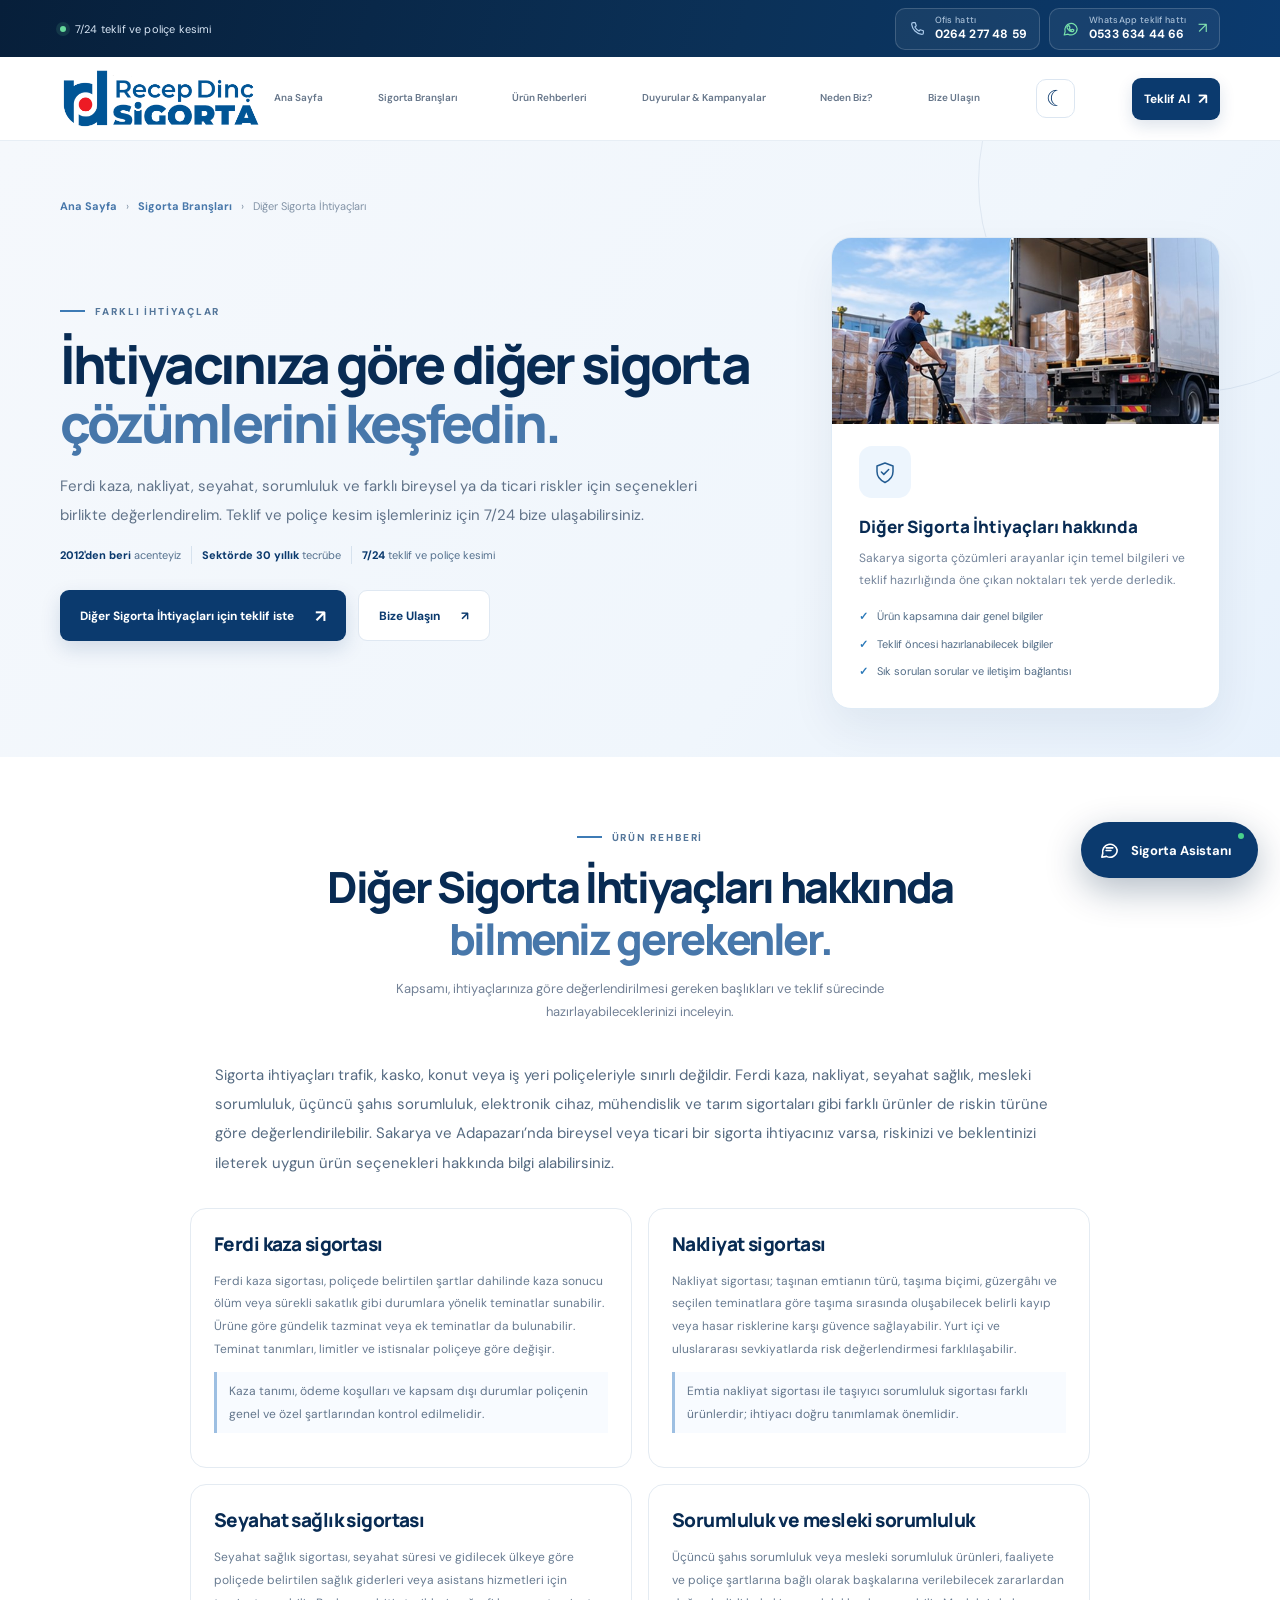
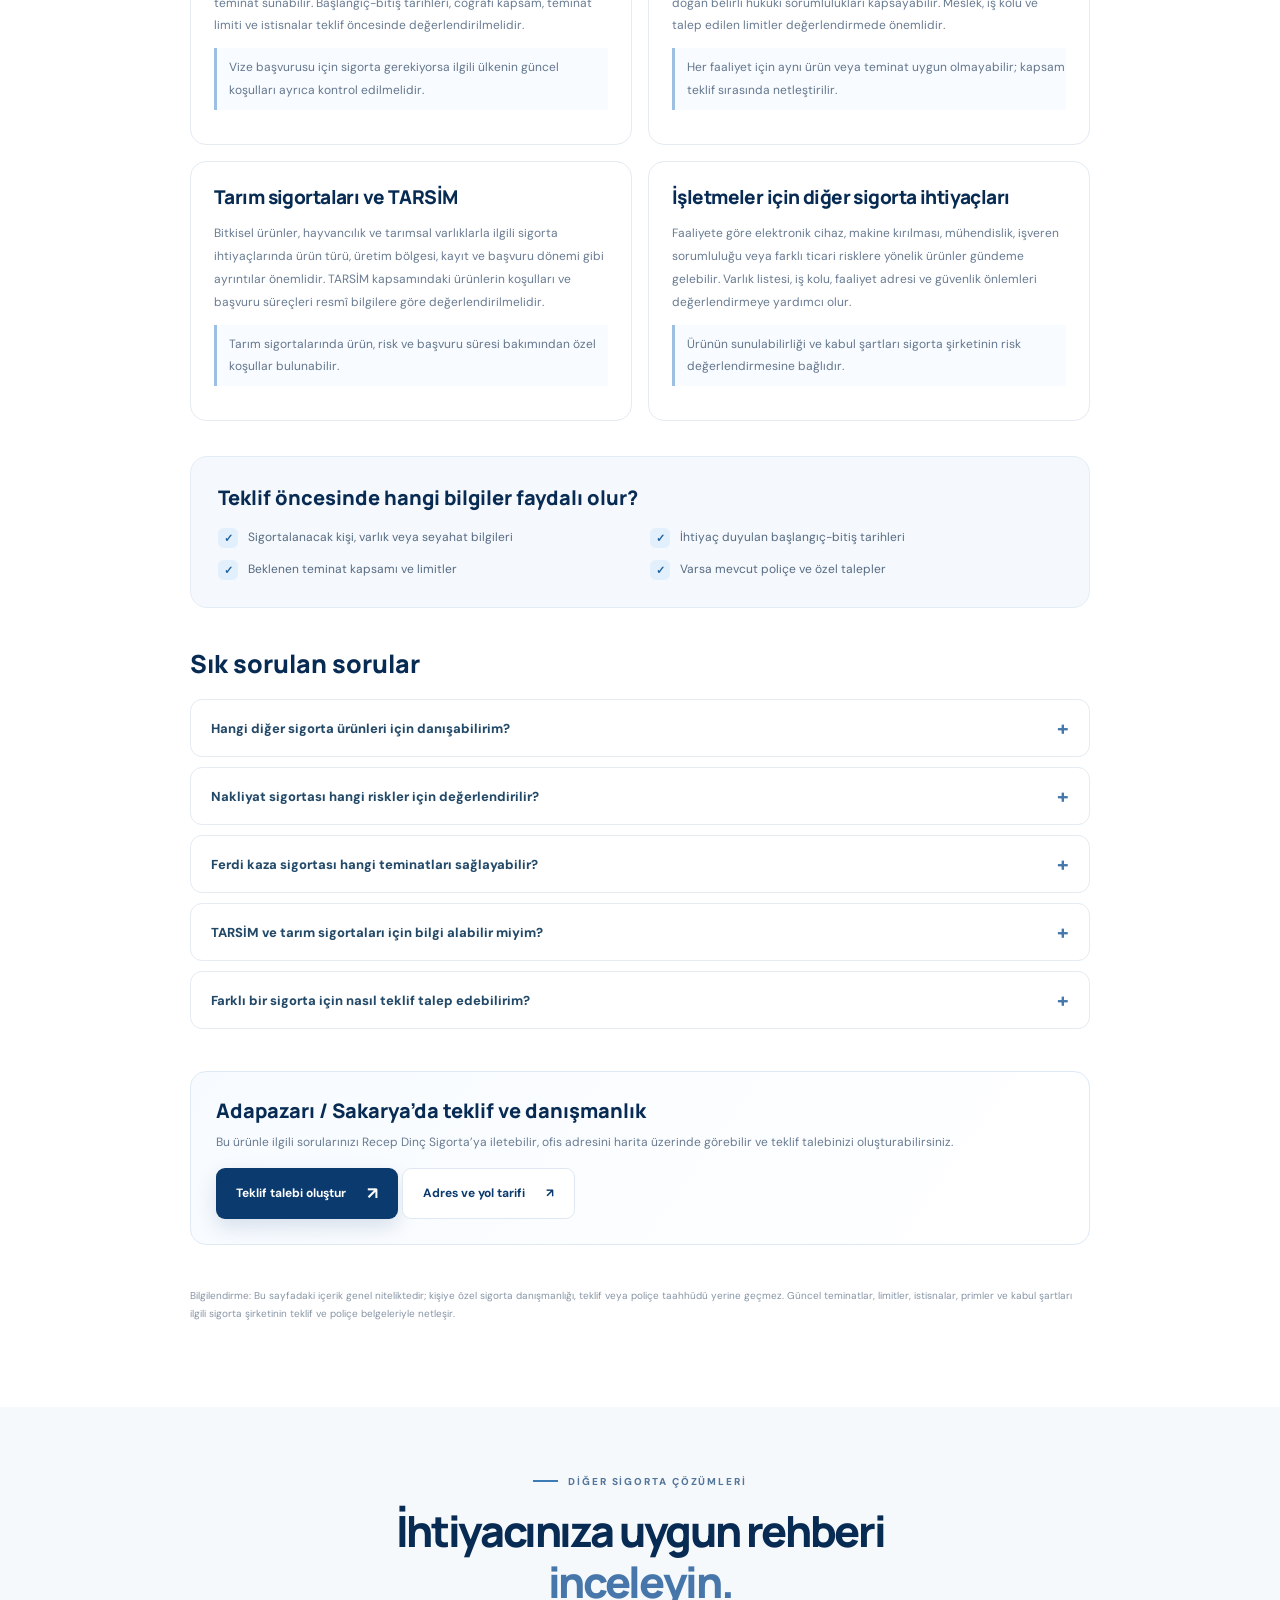
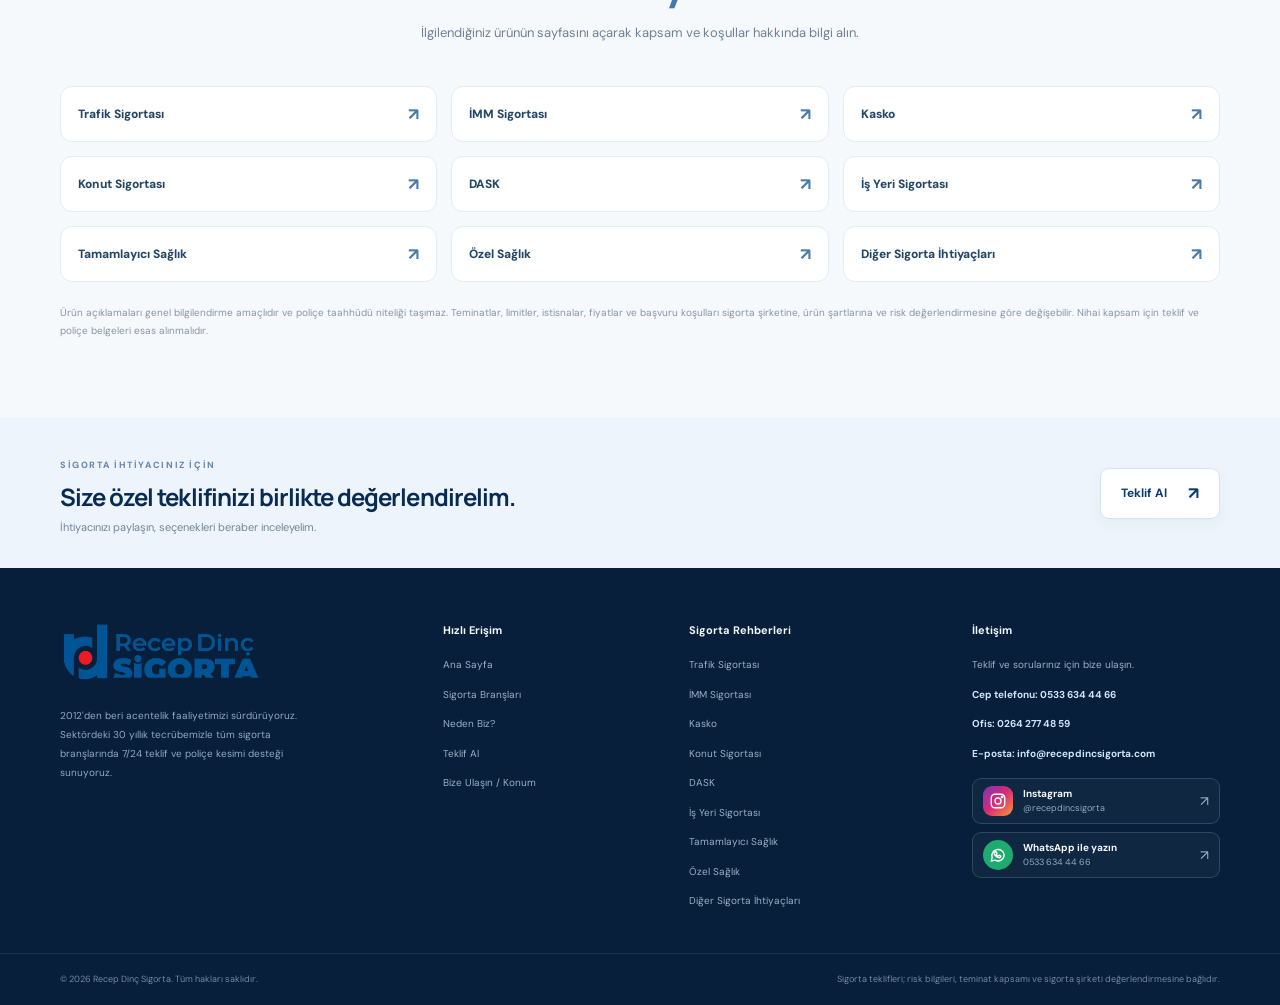
<file: diger-sigorta-cozumleri.html>
<!DOCTYPE html>

<html lang="tr">
<head>
<meta charset="utf-8"/>
<meta content="width=device-width, initial-scale=1" name="viewport"/>
<meta content="#F5F7FB" name="theme-color"/>
<meta content="Sakarya ve Adapazarı’nda ferdi kaza, nakliyat, seyahat sağlık, sorumluluk, tarım ve farklı sigorta ihtiyaçları için ürün seçeneklerini değerlendirin." name="description"/>
<meta content="index,follow,max-image-preview:large" name="robots"/>
<link href="https://www.recepdincsigorta.com/diger-sigorta-cozumleri.html" rel="canonical"/>
<meta content="website" property="og:type"/>
<meta content="tr_TR" property="og:locale"/>
<meta content="Recep Dinç Sigorta" property="og:site_name"/>
<meta content="Ferdi Kaza, Nakliyat ve Diğer Sigorta İhtiyaçları | Sakarya" property="og:title"/>
<meta content="Sakarya ve Adapazarı’nda ferdi kaza, nakliyat, seyahat sağlık, sorumluluk, tarım ve farklı sigorta ihtiyaçları için ürün seçeneklerini değerlendirin." property="og:description"/>
<meta content="https://www.recepdincsigorta.com/diger-sigorta-cozumleri.html" property="og:url"/>
<title>Ferdi Kaza, Nakliyat ve Diğer Sigorta İhtiyaçları | Sakarya</title>
<link href="https://fonts.googleapis.com" rel="preconnect"/>
<link crossorigin="" href="https://fonts.gstatic.com" rel="preconnect"/>
<link href="https://fonts.googleapis.com/css2?family=DM+Sans:wght@400;500;600;700&amp;family=Manrope:wght@400;500;600;700;800&amp;display=swap" rel="stylesheet"/>
<link href="style.css" rel="stylesheet">
<script type="application/ld+json">{"@context":"https://schema.org","@graph":[{"@type":"InsuranceAgency","@id":"https://www.recepdincsigorta.com/#organization","name":"Recep Dinç Sigorta","url":"https://www.recepdincsigorta.com/","sameAs":["https://www.instagram.com/recepdincsigorta/"],"telephone":"+902642774859","email":"info@recepdincsigorta.com","contactPoint":{"@type":"ContactPoint","telephone":"+905336344466","email":"info@recepdincsigorta.com","contactType":"customer service","availableLanguage":"Turkish"},"address":{"@type":"PostalAddress","streetAddress":"Orta Mahalle Soğan Pazarı Caddesi No:57/101","addressLocality":"Adapazarı","addressRegion":"Sakarya","addressCountry":"TR"}},{"@type":"WebPage","@id":"https://www.recepdincsigorta.com/diger-sigorta-cozumleri.html#webpage","url":"https://www.recepdincsigorta.com/diger-sigorta-cozumleri.html","name":"Ferdi Kaza, Nakliyat ve Diğer Sigorta İhtiyaçları | Sakarya","description":"Sakarya ve Adapazarı’nda ferdi kaza, nakliyat, seyahat sağlık, sorumluluk, tarım ve farklı sigorta ihtiyaçları için ürün seçeneklerini değerlendirin.","inLanguage":"tr-TR","breadcrumb":{"@id":"https://www.recepdincsigorta.com/diger-sigorta-cozumleri.html#breadcrumb"}},{"@type":"BreadcrumbList","@id":"https://www.recepdincsigorta.com/diger-sigorta-cozumleri.html#breadcrumb","itemListElement":[{"@type":"ListItem","position":1,"name":"Ana Sayfa","item":"https://www.recepdincsigorta.com/"},{"@type":"ListItem","position":2,"name":"Diğer Sigorta İhtiyaçları","item":"https://www.recepdincsigorta.com/diger-sigorta-cozumleri.html"}]},{"@type":"Service","name":"Diğer Sigorta İhtiyaçları","serviceType":"Diğer Sigorta İhtiyaçları","description":"Sakarya ve Adapazarı’nda ferdi kaza, nakliyat, seyahat sağlık, sorumluluk, tarım ve farklı sigorta ihtiyaçları için ürün seçeneklerini değerlendirin.","provider":{"@id":"https://www.recepdincsigorta.com/#organization"},"areaServed":[{"@type":"City","name":"Adapazarı"},{"@type":"AdministrativeArea","name":"Sakarya"}]},{"@type":"FAQPage","mainEntity":[{"@type":"Question","name":"Hangi diğer sigorta ürünleri için danışabilirim?","acceptedAnswer":{"@type":"Answer","text":"Ferdi kaza, nakliyat, seyahat sağlık, tarım, sorumluluk ve işletmelere yönelik farklı sigorta ihtiyaçlarınızı iletebilirsiniz. Sunulabilirlik ve koşullar ürüne ve sigorta şirketine bağlıdır."}},{"@type":"Question","name":"Nakliyat sigortası hangi riskler için değerlendirilir?","acceptedAnswer":{"@type":"Answer","text":"Taşınan emtianın türü, taşıma yöntemi, güzergâh ve poliçe şartlarına göre belirli taşıma kayıp veya hasar riskleri değerlendirilebilir. Emtia nakliyat ve taşıyıcı sorumluluk farklı ürünlerdir."}},{"@type":"Question","name":"Ferdi kaza sigortası hangi teminatları sağlayabilir?","acceptedAnswer":{"@type":"Answer","text":"Poliçe şartlarına göre kaza sonucu ölüm veya sürekli sakatlık gibi teminatlar bulunabilir. Teminat, limit ve istisnalar ürüne göre değişir."}},{"@type":"Question","name":"TARSİM ve tarım sigortaları için bilgi alabilir miyim?","acceptedAnswer":{"@type":"Answer","text":"Tarım sigortaları ihtiyacında ürün türü, üretim bölgesi, kayıt ve başvuru dönemi gibi ayrıntılar önemlidir. TARSİM kapsamındaki ürün ve koşullar resmî bilgilere göre değerlendirilmelidir."}},{"@type":"Question","name":"Farklı bir sigorta için nasıl teklif talep edebilirim?","acceptedAnswer":{"@type":"Answer","text":"Ana sayfadaki teklif formunda Diğer Sigorta İhtiyacı seçeneğini seçip ilgilendiğiniz ürünü not alanına yazabilirsiniz. Form bilgileri WhatsApp mesajı olarak hazırlar; gönderimi WhatsApp üzerinden tamamlarsınız."}}]}]}</script>
</link><script id="theme-initializer">(function(){try{var t=localStorage.getItem('recepDincTheme');document.documentElement.setAttribute('data-theme',t==='dark'?'dark':'light')}catch(e){document.documentElement.setAttribute('data-theme','light')}})();</script>

<link rel="icon" type="image/png" sizes="256x256" href="assets/favicon.png">
<link rel="shortcut icon" href="favicon.ico">
<link rel="apple-touch-icon" href="assets/apple-touch-icon.png">
</head>
<body>
<div class="topline">
<div class="container topline-inner">
<span class="topline-message"><span class="status-dot"></span> 7/24 teklif ve poliçe kesimi</span>
<div aria-label="Hızlı iletişim bağlantıları" class="topline-actions">
<a aria-label="Ofis telefonunu ara: 0264 277 48 59" class="topline-phone" href="tel:+902642774859">
<svg aria-hidden="true" viewbox="0 0 24 24"><path d="M6.8 3.5h2.8l1.4 4.2-1.8 1.6a14.1 14.1 0 0 0 5.5 5.5l1.6-1.8 4.2 1.4v2.8c0 1.1-.9 2-2 2A15.8 15.8 0 0 1 4.8 5.5c0-1.1.9-2 2-2Z"></path></svg><span class="topline-copy"><small>Ofis hattı</small><strong>0264 277 48 59</strong></span>
</a>
<a aria-label="WhatsApp üzerinden yaz: 0533 634 44 66" class="topline-right" href="https://wa.me/905336344466?text=Merhaba%20Recep%20Din%C3%A7%20Sigorta" rel="noopener noreferrer" target="_blank">
<svg aria-hidden="true" viewbox="0 0 24 24"><path d="M20.2 11.7a8.2 8.2 0 0 1-12.1 7.2L3 20l1.2-4.9A8.2 8.2 0 1 1 20.2 11.7Z"></path><path d="M8.2 8.1c.2-.4.4-.5.7-.5h.5c.2 0 .3.1.4.4l.8 1.7c.1.2.1.4-.1.6l-.6.7c-.2.2-.2.4 0 .6.5.7 1.2 1.4 2 1.8.2.1.4.1.6-.1l.8-.8c.2-.2.4-.2.6-.1l1.6.8c.2.1.3.2.3.4 0 .3-.2 1-.7 1.4-.5.4-1.2.7-1.9.6-.7-.1-1.7-.4-2.8-1.1-1.6-1-2.7-2.4-3-2.9-.3-.5-.7-1.2-.7-1.9s.3-1.3.7-1.7Z"></path></svg><span class="topline-copy"><small>WhatsApp teklif hattı</small><strong>0533 634 44 66</strong></span><span aria-hidden="true" class="topline-arrow">↗</span>
</a>
</div>
</div>
</div>
<header class="site-header"><div class="container nav-wrap"><a aria-label="Recep Dinç Sigorta ana sayfa" class="brand" href="index.html#anasayfa"><img alt="Recep Dinç Sigorta" class="brand-logo" src="assets/recep-dinc-sigorta-logo.png"/></a><button aria-controls="mainNav" aria-expanded="false" aria-label="Menüyü aç" class="menu-toggle" id="menuToggle"><span></span><span></span><span></span></button><nav aria-label="Ana menü" class="main-nav" id="mainNav"><a class="nav-link" href="index.html#anasayfa">Ana Sayfa</a><a class="nav-link" href="index.html#sigortalar">Sigorta Branşları</a><a class="nav-link" href="index.html#urun-detaylari">Ürün Rehberleri</a><a class="nav-link" href="duyurular.html">Duyurular &amp; Kampanyalar</a><a class="nav-link" href="index.html#neden-biz">Neden Biz?</a><a class="nav-link" href="bize-ulasin.html">Bize Ulaşın</a><button class="theme-toggle" id="themeToggle" type="button" aria-label="Koyu temaya geç" aria-pressed="false" title="Tema değiştir"><span aria-hidden="true" class="theme-toggle-icon">☾</span><span class="theme-toggle-label">Koyu tema</span></button><a class="nav-cta" href="index.html?branch=Di%C4%9Fer%20Sigorta%20%C4%B0htiyac%C4%B1#teklif">Teklif Al <span aria-hidden="true">↗</span></a></nav></div></header>
<main>
<section class="product-hero">
<div class="container">
<div class="product-breadcrumb"><a href="index.html">Ana Sayfa</a><span>›</span><a href="index.html#sigortalar">Sigorta Branşları</a><span>›</span><span>Diğer Sigorta İhtiyaçları</span></div>
<div class="product-hero-grid">
<div>
<div class="eyebrow"><span class="eyebrow-line"></span> FARKLI İHTİYAÇLAR</div>
<h1>İhtiyacınıza göre diğer sigorta <span>çözümlerini keşfedin.</span></h1>
<p class="product-hero-lead">Ferdi kaza, nakliyat, seyahat, sorumluluk ve farklı bireysel ya da ticari riskler için seçenekleri birlikte değerlendirelim. Teklif ve poliçe kesim işlemleriniz için 7/24 bize ulaşabilirsiniz.</p><div class="experience-inline" aria-label="Acentelik ve sektör tecrübesi"><span><strong>2012'den beri</strong> acenteyiz</span><span class="experience-divider" aria-hidden="true"></span><span><strong>Sektörde 30 yıllık</strong> tecrübe</span><span class="experience-divider" aria-hidden="true"></span><span><strong>7/24</strong> teklif ve poliçe kesimi</span></div>
<div class="product-hero-actions"><a class="btn btn-primary" href="index.html?branch=Di%C4%9Fer%20Sigorta%20%C4%B0htiyac%C4%B1#teklif">Diğer Sigorta İhtiyaçları için teklif iste <span aria-hidden="true">↗</span></a><a class="btn btn-secondary" href="bize-ulasin.html">Bize Ulaşın <span aria-hidden="true">↗</span></a></div>
</div>
<aside class="product-hero-card"><div class="product-hero-photo"><img src="assets/products/diger.jpg" alt="Nakliyat ve diğer sigorta ihtiyaçları için yük taşıma aracı" width="640" height="420" fetchpriority="high"/></div>
<span aria-hidden="true" class="card-icon"><svg fill="none" stroke="currentColor" stroke-linecap="round" stroke-linejoin="round" stroke-width="1.5" viewbox="0 0 24 24"><path d="M12 3 20 6v5.5c0 5.1-3.1 8.7-8 11-4.9-2.3-8-5.9-8-11V6l8-3Z"></path><path d="m8.4 12 2.4 2.4 4.9-4.9"></path></svg></span>
<h2>Diğer Sigorta İhtiyaçları hakkında</h2>
<p>Sakarya sigorta çözümleri arayanlar için temel bilgileri ve teklif hazırlığında öne çıkan noktaları tek yerde derledik.</p>
<ul><li>Ürün kapsamına dair genel bilgiler</li><li>Teklif öncesi hazırlanabilecek bilgiler</li><li>Sık sorulan sorular ve iletişim bağlantısı</li></ul>
</aside>
</div>
</div>
</section>
<section class="product-content-section">
<div class="container product-content-wrap">
<div class="section-heading centered"><div class="eyebrow"><span class="eyebrow-line"></span> ÜRÜN REHBERİ</div><h2>Diğer Sigorta İhtiyaçları hakkında <span>bilmeniz gerekenler.</span></h2><p>Kapsamı, ihtiyaçlarınıza göre değerlendirilmesi gereken başlıkları ve teklif sürecinde hazırlayabileceklerinizi inceleyin.</p></div>
<p class="product-intro">Sigorta ihtiyaçları trafik, kasko, konut veya iş yeri poliçeleriyle sınırlı değildir. Ferdi kaza, nakliyat, seyahat sağlık, mesleki sorumluluk, üçüncü şahıs sorumluluk, elektronik cihaz, mühendislik ve tarım sigortaları gibi farklı ürünler de riskin türüne göre değerlendirilebilir. Sakarya ve Adapazarı’nda bireysel veya ticari bir sigorta ihtiyacınız varsa, riskinizi ve beklentinizi ileterek uygun ürün seçenekleri hakkında bilgi alabilirsiniz.</p>
<div class="product-article-grid">
<article class="product-article-card"><h2>Ferdi kaza sigortası</h2><p>Ferdi kaza sigortası, poliçede belirtilen şartlar dahilinde kaza sonucu ölüm veya sürekli sakatlık gibi durumlara yönelik teminatlar sunabilir. Ürüne göre gündelik tazminat veya ek teminatlar da bulunabilir. Teminat tanımları, limitler ve istisnalar poliçeye göre değişir.</p><p class="article-note">Kaza tanımı, ödeme koşulları ve kapsam dışı durumlar poliçenin genel ve özel şartlarından kontrol edilmelidir.</p></article>
<article class="product-article-card"><h2>Nakliyat sigortası</h2><p>Nakliyat sigortası; taşınan emtianın türü, taşıma biçimi, güzergâhı ve seçilen teminatlara göre taşıma sırasında oluşabilecek belirli kayıp veya hasar risklerine karşı güvence sağlayabilir. Yurt içi ve uluslararası sevkiyatlarda risk değerlendirmesi farklılaşabilir.</p><p class="article-note">Emtia nakliyat sigortası ile taşıyıcı sorumluluk sigortası farklı ürünlerdir; ihtiyacı doğru tanımlamak önemlidir.</p></article>
<article class="product-article-card"><h2>Seyahat sağlık sigortası</h2><p>Seyahat sağlık sigortası, seyahat süresi ve gidilecek ülkeye göre poliçede belirtilen sağlık giderleri veya asistans hizmetleri için teminat sunabilir. Başlangıç-bitiş tarihleri, coğrafi kapsam, teminat limiti ve istisnalar teklif öncesinde değerlendirilmelidir.</p><p class="article-note">Vize başvurusu için sigorta gerekiyorsa ilgili ülkenin güncel koşulları ayrıca kontrol edilmelidir.</p></article>
<article class="product-article-card"><h2>Sorumluluk ve mesleki sorumluluk</h2><p>Üçüncü şahıs sorumluluk veya mesleki sorumluluk ürünleri, faaliyete ve poliçe şartlarına bağlı olarak başkalarına verilebilecek zararlardan doğan belirli hukuki sorumlulukları kapsayabilir. Meslek, iş kolu ve talep edilen limitler değerlendirmede önemlidir.</p><p class="article-note">Her faaliyet için aynı ürün veya teminat uygun olmayabilir; kapsam teklif sırasında netleştirilir.</p></article>
<article class="product-article-card"><h2>Tarım sigortaları ve TARSİM</h2><p>Bitkisel ürünler, hayvancılık ve tarımsal varlıklarla ilgili sigorta ihtiyaçlarında ürün türü, üretim bölgesi, kayıt ve başvuru dönemi gibi ayrıntılar önemlidir. TARSİM kapsamındaki ürünlerin koşulları ve başvuru süreçleri resmî bilgilere göre değerlendirilmelidir.</p><p class="article-note">Tarım sigortalarında ürün, risk ve başvuru süresi bakımından özel koşullar bulunabilir.</p></article>
<article class="product-article-card"><h2>İşletmeler için diğer sigorta ihtiyaçları</h2><p>Faaliyete göre elektronik cihaz, makine kırılması, mühendislik, işveren sorumluluğu veya farklı ticari risklere yönelik ürünler gündeme gelebilir. Varlık listesi, iş kolu, faaliyet adresi ve güvenlik önlemleri değerlendirmeye yardımcı olur.</p><p class="article-note">Ürünün sunulabilirliği ve kabul şartları sigorta şirketinin risk değerlendirmesine bağlıdır.</p></article>
</div>
<section aria-labelledby="factor-title" class="product-factors"><h2 id="factor-title">Teklif öncesinde hangi bilgiler faydalı olur?</h2><ul class="product-factor-list"><li>Sigortalanacak kişi, varlık veya seyahat bilgileri</li><li>İhtiyaç duyulan başlangıç-bitiş tarihleri</li><li>Beklenen teminat kapsamı ve limitler</li><li>Varsa mevcut poliçe ve özel talepler</li></ul></section>
<section aria-labelledby="faq-title" class="product-faq"><h2 id="faq-title">Sık sorulan sorular</h2><details><summary>Hangi diğer sigorta ürünleri için danışabilirim?</summary><p>Ferdi kaza, nakliyat, seyahat sağlık, tarım, sorumluluk ve işletmelere yönelik farklı sigorta ihtiyaçlarınızı iletebilirsiniz. Sunulabilirlik ve koşullar ürüne ve sigorta şirketine bağlıdır.</p></details><details><summary>Nakliyat sigortası hangi riskler için değerlendirilir?</summary><p>Taşınan emtianın türü, taşıma yöntemi, güzergâh ve poliçe şartlarına göre belirli taşıma kayıp veya hasar riskleri değerlendirilebilir. Emtia nakliyat ve taşıyıcı sorumluluk farklı ürünlerdir.</p></details><details><summary>Ferdi kaza sigortası hangi teminatları sağlayabilir?</summary><p>Poliçe şartlarına göre kaza sonucu ölüm veya sürekli sakatlık gibi teminatlar bulunabilir. Teminat, limit ve istisnalar ürüne göre değişir.</p></details><details><summary>TARSİM ve tarım sigortaları için bilgi alabilir miyim?</summary><p>Tarım sigortası ihtiyacında ürün türü, üretim bölgesi, kayıt ve başvuru dönemi gibi ayrıntılar önemlidir. TARSİM kapsamındaki ürün ve koşullar resmî bilgilere göre değerlendirilmelidir.</p></details><details><summary>Farklı bir sigorta için nasıl teklif talep edebilirim?</summary><p>Ana sayfadaki teklif formunda Diğer Sigorta İhtiyacı seçeneğini seçip ilgilendiğiniz ürünü not alanına yazabilirsiniz. Form bilgileri WhatsApp mesajı olarak hazırlar; gönderimi WhatsApp üzerinden tamamlarsınız.</p></details></section>
<div class="product-local-panel"><h2>Adapazarı / Sakarya’da teklif ve danışmanlık</h2><p>Bu ürünle ilgili sorularınızı Recep Dinç Sigorta’ya iletebilir, ofis adresini harita üzerinde görebilir ve teklif talebinizi oluşturabilirsiniz.</p><a class="btn btn-primary" href="index.html?branch=Di%C4%9Fer%20Sigorta%20%C4%B0htiyac%C4%B1#teklif">Teklif talebi oluştur <span aria-hidden="true">↗</span></a> <a class="btn btn-secondary" href="bize-ulasin.html">Adres ve yol tarifi <span aria-hidden="true">↗</span></a></div>
<p class="product-disclaimer">Bilgilendirme: Bu sayfadaki içerik genel niteliktedir; kişiye özel sigorta danışmanlığı, teklif veya poliçe taahhüdü yerine geçmez. Güncel teminatlar, limitler, istisnalar, primler ve kabul şartları ilgili sigorta şirketinin teklif ve poliçe belgeleriyle netleşir.</p>
</div>
</section>
</main>
<section class="product-related"><div class="container"><div class="section-heading centered"><div class="eyebrow"><span class="eyebrow-line"></span> DİĞER SİGORTA ÇÖZÜMLERİ</div><h2>İhtiyacınıza uygun rehberi <span>inceleyin.</span></h2><p>İlgilendiğiniz ürünün sayfasını açarak kapsam ve koşullar hakkında bilgi alın.</p></div><div class="product-related-grid"><a class="product-related-link" href="trafik-sigortasi.html">Trafik Sigortası<span aria-hidden="true">↗</span></a><a class="product-related-link" href="imm-sigortasi.html">İMM Sigortası<span aria-hidden="true">↗</span></a><a class="product-related-link" href="kasko-sigortasi.html">Kasko<span aria-hidden="true">↗</span></a><a class="product-related-link" href="konut-sigortasi.html">Konut Sigortası<span aria-hidden="true">↗</span></a><a class="product-related-link" href="dask.html">DASK<span aria-hidden="true">↗</span></a><a class="product-related-link" href="is-yeri-sigortasi.html">İş Yeri Sigortası<span aria-hidden="true">↗</span></a><a class="product-related-link" href="tamamlayici-saglik-sigortasi.html">Tamamlayıcı Sağlık<span aria-hidden="true">↗</span></a><a class="product-related-link" href="ozel-saglik-sigortasi.html">Özel Sağlık<span aria-hidden="true">↗</span></a><a class="product-related-link" href="diger-sigorta-cozumleri.html">Diğer Sigorta İhtiyaçları<span aria-hidden="true">↗</span></a></div><p class="product-disclaimer">Ürün açıklamaları genel bilgilendirme amaçlıdır ve poliçe taahhüdü niteliği taşımaz. Teminatlar, limitler, istisnalar, fiyatlar ve başvuru koşulları sigorta şirketine, ürün şartlarına ve risk değerlendirmesine göre değişebilir. Nihai kapsam için teklif ve poliçe belgeleri esas alınmalıdır.</p></div></section>
<section class="closing-section"><div class="container closing-inner"><div><span class="closing-kicker">SİGORTA İHTİYACINIZ İÇİN</span><h2>Size özel teklifinizi birlikte değerlendirelim.</h2><p>İhtiyacınızı paylaşın, seçenekleri beraber inceleyelim.</p></div><a class="btn btn-white" href="index.html?branch=Di%C4%9Fer%20Sigorta%20%C4%B0htiyac%C4%B1#teklif">Teklif Al <span aria-hidden="true">↗</span></a></div></section>
<footer class="site-footer"><div class="container footer-main"><div class="footer-brand-block"><a aria-label="Recep Dinç Sigorta ana sayfa" class="brand brand-footer" href="index.html#anasayfa"><img alt="Recep Dinç Sigorta" class="brand-logo" src="assets/recep-dinc-sigorta-logo.png"/></a><p>2012'den beri acentelik faaliyetimizi sürdürüyoruz. Sektördeki 30 yıllık tecrübemizle tüm sigorta branşlarında 7/24 teklif ve poliçe kesimi desteği sunuyoruz.</p></div><div class="footer-column"><h4>Hızlı Erişim</h4><a href="index.html#anasayfa">Ana Sayfa</a><a href="index.html#sigortalar">Sigorta Branşları</a><a href="index.html#neden-biz">Neden Biz?</a><a href="index.html?branch=Di%C4%9Fer%20Sigorta%20%C4%B0htiyac%C4%B1#teklif">Teklif Al</a><a href="bize-ulasin.html">Bize Ulaşın / Konum</a></div><div class="footer-column"><h4>Sigorta Rehberleri</h4><a href="trafik-sigortasi.html">Trafik Sigortası</a><a href="imm-sigortasi.html">İMM Sigortası</a><a href="kasko-sigortasi.html">Kasko</a><a href="konut-sigortasi.html">Konut Sigortası</a><a href="dask.html">DASK</a><a href="is-yeri-sigortasi.html">İş Yeri Sigortası</a><a href="tamamlayici-saglik-sigortasi.html">Tamamlayıcı Sağlık</a><a href="ozel-saglik-sigortasi.html">Özel Sağlık</a><a href="diger-sigorta-cozumleri.html">Diğer Sigorta İhtiyaçları</a></div><div class="footer-column footer-contact"><h4>İletişim</h4><p>Teklif ve sorularınız için bize ulaşın.</p><a class="footer-contact-link footer-direct-link" href="tel:+905336344466">Cep telefonu: 0533 634 44 66</a><a class="footer-contact-link footer-direct-link" href="tel:+902642774859">Ofis: 0264 277 48 59</a><a class="footer-contact-link footer-direct-link" href="mailto:info@recepdincsigorta.com">E-posta: info@recepdincsigorta.com</a><div class="footer-social-actions" aria-label="Sosyal medya ve hızlı iletişim">
<a class="footer-social-button footer-instagram-button" href="https://www.instagram.com/recepdincsigorta/" aria-label="Instagram sayfamız: recepdincsigorta" rel="noopener noreferrer" target="_blank">
<span class="social-icon instagram-icon" aria-hidden="true"><svg viewBox="0 0 24 24"><rect x="3" y="3" width="18" height="18" rx="5"></rect><circle cx="12" cy="12" r="4"></circle><circle cx="17.5" cy="6.5" r="1"></circle></svg></span>
<span class="social-copy"><strong>Instagram</strong><small>@recepdincsigorta</small></span><span class="social-arrow" aria-hidden="true">↗</span>
</a>
<button class="footer-social-button footer-whatsapp" id="footerWhatsapp" type="button">
<span class="social-icon whatsapp-icon" aria-hidden="true"><svg viewBox="0 0 24 24"><path d="M20.2 11.7a8.2 8.2 0 0 1-12.1 7.2L3 20l1.2-4.9A8.2 8.2 0 1 1 20.2 11.7Z"></path><path d="M8.2 8.1c.2-.4.4-.5.7-.5h.5c.2 0 .3.1.4.4l.8 1.7c.1.2.1.4-.1.6l-.6.7c-.2.2-.2.4 0 .6.5.7 1.2 1.4 2 1.8.2.1.4.1.6-.1l.8-.8c.2-.2.4-.2.6-.1l1.6.8c.2.1.3.2.3.4 0 .3-.2 1-.7 1.4-.5.4-1.2.7-1.9.6-.7-.1-1.7-.4-2.8-1.1-1.6-1-2.7-2.4-3-2.9-.3-.5-.7-1.2-.7-1.9s.3-1.3.7-1.7Z"></path></svg></span>
<span class="social-copy"><strong>WhatsApp ile yazın</strong><small>0533 634 44 66</small></span><span class="social-arrow" aria-hidden="true">↗</span>
</button>
</div></div></div><div class="footer-bottom"><div class="container footer-bottom-inner"><span>© <span id="year"></span> Recep Dinç Sigorta. Tüm hakları saklıdır.</span><span class="footer-legal">Sigorta teklifleri; risk bilgileri, teminat kapsamı ve sigorta şirketi değerlendirmesine bağlıdır.</span></div></div></footer><div aria-live="polite" class="toast" id="toast" role="status"></div><script src="script.js"></script>
<script src="chatbot.js" defer></script>
</body>
</html>
</file>
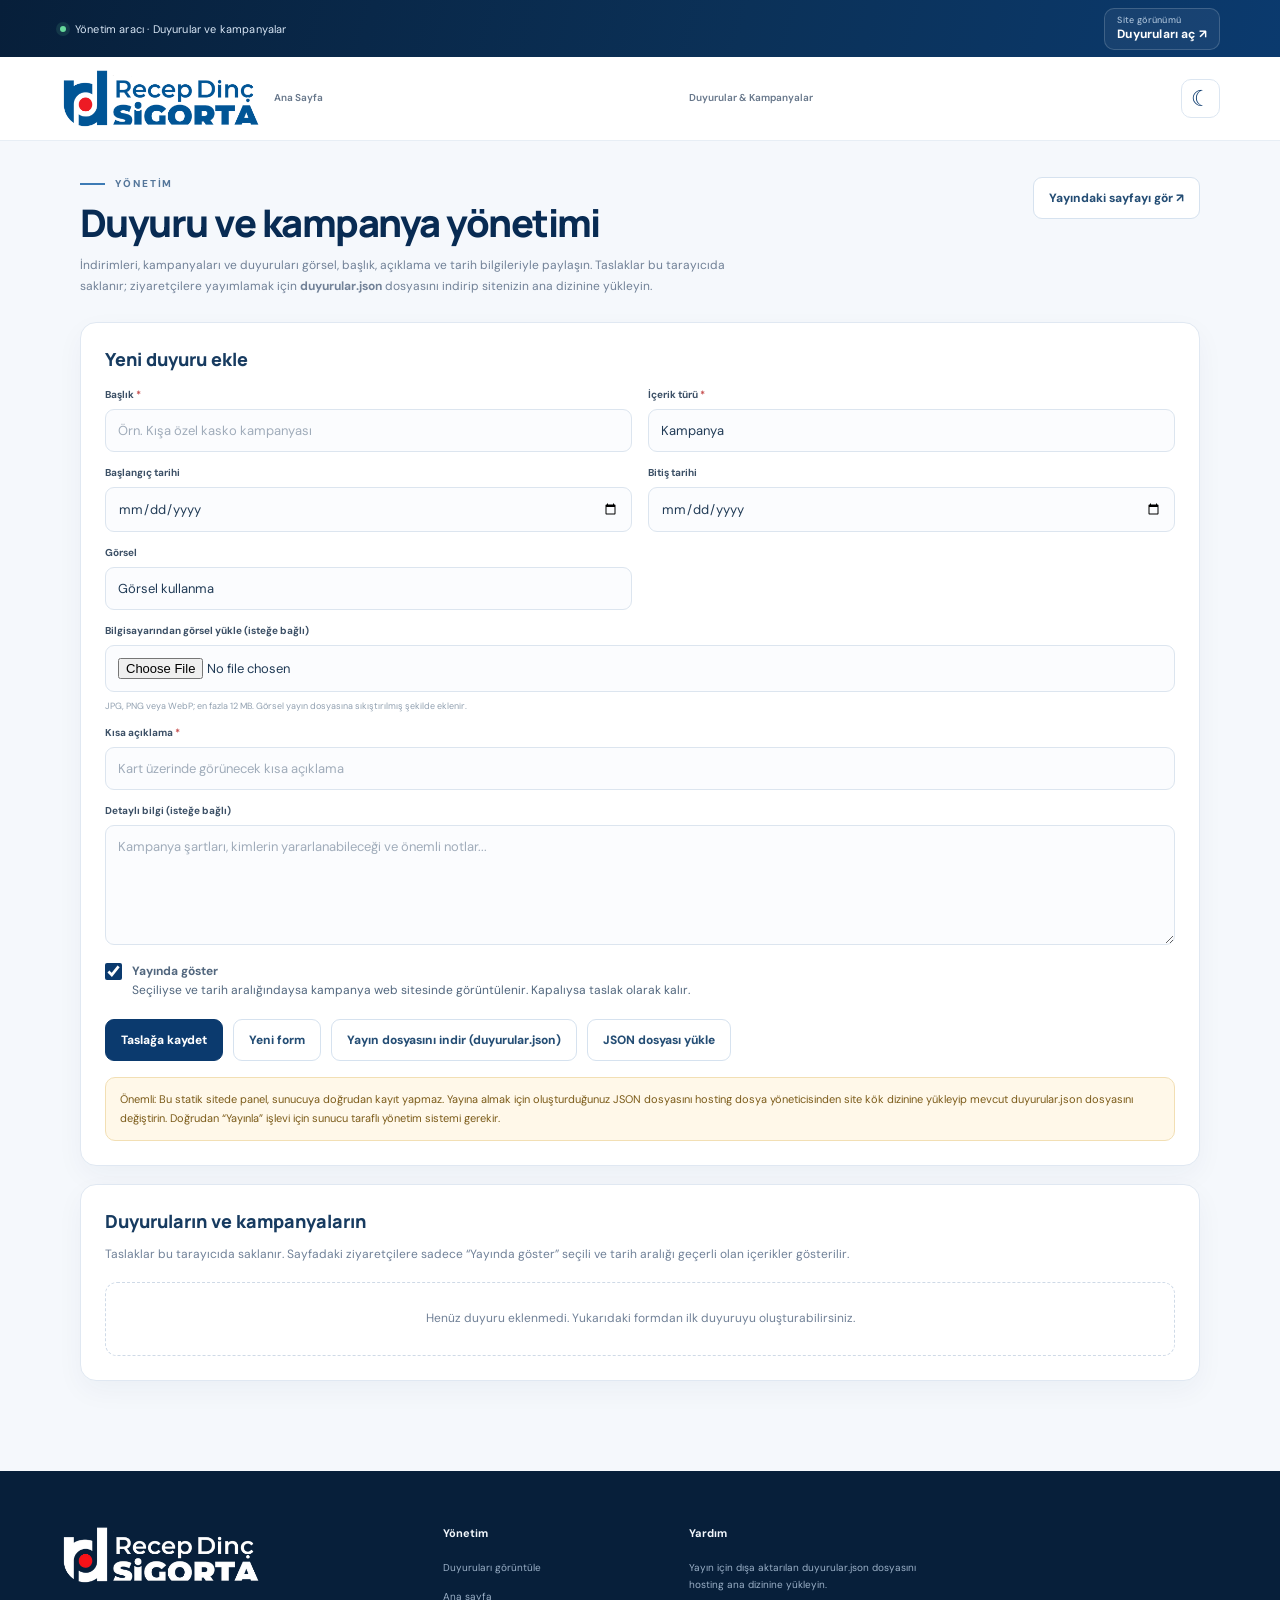
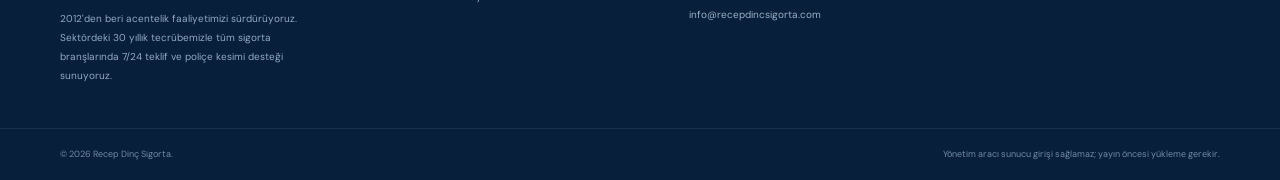
<file: duyuru-yonetimi.html>
<!DOCTYPE html>
<html lang="tr" data-theme="light">
<head>
<meta charset="utf-8"><meta name="viewport" content="width=device-width,initial-scale=1"><meta name="theme-color" content="#F5F7FB"><meta name="robots" content="noindex,nofollow"><title>Duyuru Yönetim Aracı | Recep Dinç Sigorta</title>
<link rel="preconnect" href="https://fonts.googleapis.com"><link rel="preconnect" href="https://fonts.gstatic.com" crossorigin><link href="https://fonts.googleapis.com/css2?family=DM+Sans:wght@400;500;600;700&family=Manrope:wght@400;500;600;700;800&display=swap" rel="stylesheet"><link href="style.css" rel="stylesheet">
<script>(function(){try{var t=localStorage.getItem('recepDincTheme');document.documentElement.setAttribute('data-theme',t==='dark'?'dark':'light')}catch(e){document.documentElement.setAttribute('data-theme','light')}})();</script>

<link rel="icon" type="image/png" sizes="256x256" href="assets/favicon.png">
<link rel="shortcut icon" href="favicon.ico">
<link rel="apple-touch-icon" href="assets/apple-touch-icon.png">
</head><body>
<div class="topline"><div class="container topline-inner"><span class="topline-message"><span class="status-dot"></span> Yönetim aracı · Duyurular ve kampanyalar</span><div class="topline-actions"><a class="topline-right" href="duyurular.html"><span class="topline-copy"><small>Site görünümü</small><strong>Duyuruları aç ↗</strong></span></a></div></div></div>
<header class="site-header"><div class="container nav-wrap"><a aria-label="Ana sayfaya dön" class="brand" href="index.html"><img alt="Recep Dinç Sigorta" class="brand-logo" src="assets/recep-dinc-sigorta-logo.png"></a><nav class="main-nav manager-nav" id="mainNav"><a class="nav-link" href="index.html">Ana Sayfa</a><a class="nav-link" href="duyurular.html">Duyurular &amp; Kampanyalar</a><button class="theme-toggle" id="themeToggle" type="button" aria-label="Koyu temaya geç" aria-pressed="false" title="Tema değiştir"><span class="theme-toggle-icon" aria-hidden="true">☾</span><span class="theme-toggle-label">Koyu tema</span></button></nav></div></header>
<main class="manager-page"><div class="container">
<div class="manager-titlebar"><div><div class="eyebrow"><span class="eyebrow-line"></span> YÖNETİM</div><h1>Duyuru ve kampanya yönetimi</h1><p>İndirimleri, kampanyaları ve duyuruları görsel, başlık, açıklama ve tarih bilgileriyle paylaşın. Taslaklar bu tarayıcıda saklanır; ziyaretçilere yayımlamak için <strong>duyurular.json</strong> dosyasını indirip sitenizin ana dizinine yükleyin.</p></div><a class="manager-button" href="duyurular.html">Yayındaki sayfayı gör ↗</a></div>
<div class="manager-panel"><h2 id="formTitle">Yeni duyuru ekle</h2><form id="announcementForm"><input type="hidden" name="id"><div class="manager-fields">
<label class="field"><span>Başlık <b>*</b></span><input name="title" required maxlength="110" placeholder="Örn. Kışa özel kasko kampanyası"></label>
<label class="field"><span>İçerik türü <b>*</b></span><select name="type" required><option>Kampanya</option><option>İndirim</option><option>Duyuru</option><option>Bilgilendirme</option></select></label>
<label class="field"><span>Başlangıç tarihi</span><input type="date" name="startDate"></label>
<label class="field"><span>Bitiş tarihi</span><input type="date" name="endDate"></label>
<label class="field"><span>Görsel</span><select name="image"><option value="">Görsel kullanma</option><option value="assets/products/trafik.jpg">Trafik / araç</option><option value="assets/products/imm.jpg">İMM</option><option value="assets/products/kasko.jpg">Kasko</option><option value="assets/products/konut.jpg">Konut</option><option value="assets/products/dask.jpg">DASK / bina</option><option value="assets/products/isyeri.jpg">İş yeri</option><option value="assets/products/tamamlayici-saglik.jpg">Tamamlayıcı sağlık</option><option value="assets/products/ozel-saglik.jpg">Özel sağlık</option><option value="assets/products/diger.jpg">Diğer / nakliyat</option></select></label>
<input type="hidden" name="imageData"><label class="field field-wide"><span>Bilgisayarından görsel yükle (isteğe bağlı)</span><input id="imageUpload" type="file" accept="image/jpeg,image/png,image/webp"><small>JPG, PNG veya WebP; en fazla 12 MB. Görsel yayın dosyasına sıkıştırılmış şekilde eklenir.</small></label><div id="imagePreviewWrap" class="manager-image-preview-wrap field-wide" hidden><img id="imagePreview" alt="Duyuru görseli önizlemesi"><span id="imagePreviewLabel">Seçilen görsel</span><button type="button" class="manager-button" id="removeImage">Görseli kaldır</button></div>
<label class="field field-wide"><span>Kısa açıklama <b>*</b></span><input name="summary" required maxlength="220" placeholder="Kart üzerinde görünecek kısa açıklama"></label>
<label class="field field-wide"><span>Detaylı bilgi (isteğe bağlı)</span><textarea name="body" maxlength="4000" placeholder="Kampanya şartları, kimlerin yararlanabileceği ve önemli notlar..."></textarea></label>
<label class="manager-checkbox field-wide"><input name="published" type="checkbox" checked><span><strong>Yayında göster</strong><br>Seçiliyse ve tarih aralığındaysa kampanya web sitesinde görüntülenir. Kapalıysa taslak olarak kalır.</span></label>
</div><div class="manager-actions"><button class="manager-button manager-button-primary" type="submit" id="saveAnnouncement">Taslağa kaydet</button><button class="manager-button" type="button" id="clearForm">Yeni form</button><button class="manager-button" type="button" id="exportJson">Yayın dosyasını indir (duyurular.json)</button><label class="manager-button" for="importJson">JSON dosyası yükle</label><input id="importJson" type="file" accept="application/json,.json" hidden></div><div class="manager-notice warning" id="managerNotice" role="status" aria-live="polite">Önemli: Bu statik sitede panel, sunucuya doğrudan kayıt yapmaz. Yayına almak için oluşturduğunuz JSON dosyasını hosting dosya yöneticisinden site kök dizinine yükleyip mevcut duyurular.json dosyasını değiştirin. Doğrudan “Yayınla” işlevi için sunucu taraflı yönetim sistemi gerekir.</div></form></div>
<div class="manager-panel"><h2>Duyuruların ve kampanyaların</h2><p class="manager-panel-intro">Taslaklar bu tarayıcıda saklanır. Sayfadaki ziyaretçilere sadece “Yayında göster” seçili ve tarih aralığı geçerli olan içerikler gösterilir.</p><div id="managerList" class="manager-item-list"><div class="manager-empty">Duyurular yükleniyor…</div></div></div>
</div></main>
<footer class="site-footer"><div class="container footer-main"><div class="footer-brand-block"><a class="brand brand-footer" href="index.html"><img alt="Recep Dinç Sigorta" class="brand-logo" src="assets/recep-dinc-sigorta-logo-footer.png"></a><p>2012'den beri acentelik faaliyetimizi sürdürüyoruz. Sektördeki 30 yıllık tecrübemizle tüm sigorta branşlarında 7/24 teklif ve poliçe kesimi desteği sunuyoruz.</p></div><div class="footer-column"><h4>Yönetim</h4><a href="duyurular.html">Duyuruları görüntüle</a><a href="index.html">Ana sayfa</a></div><div class="footer-column footer-contact"><h4>Yardım</h4><p>Yayın için dışa aktarılan duyurular.json dosyasını hosting ana dizinine yükleyin.</p><a href="mailto:info@recepdincsigorta.com">info@recepdincsigorta.com</a></div></div><div class="footer-bottom"><div class="container footer-bottom-inner"><span>© <span id="year"></span> Recep Dinç Sigorta.</span><span class="footer-legal">Yönetim aracı sunucu girişi sağlamaz; yayın öncesi yükleme gerekir.</span></div></div></footer><div class="toast" id="toast" aria-live="polite" role="status"></div>
<script src="script.js"></script><script src="campaign-manager.js"></script></body></html>
</file>
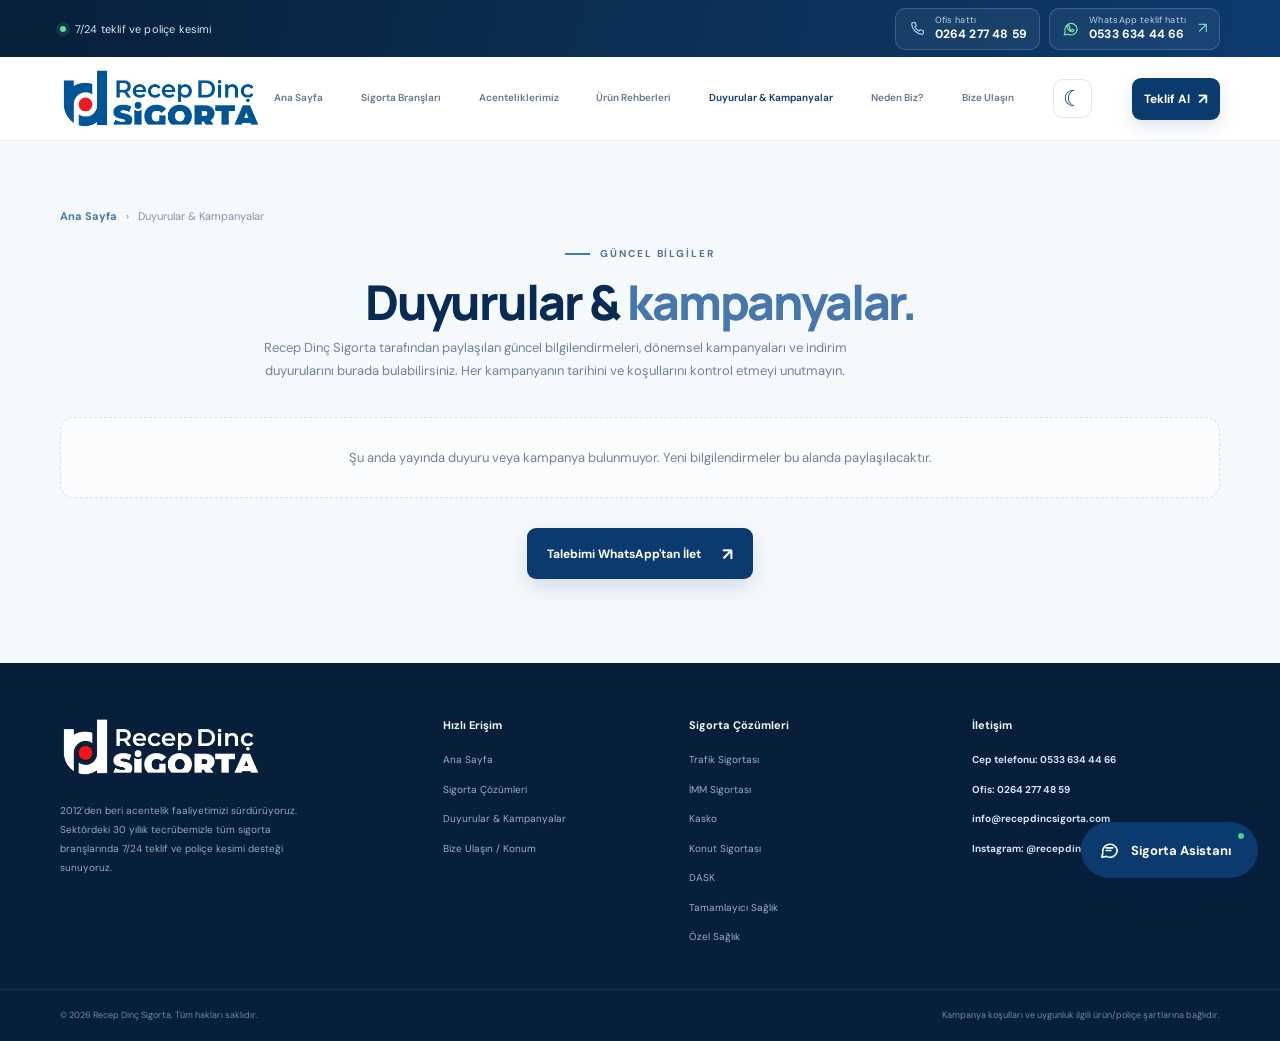
<file: duyurular.html>
<!DOCTYPE html>
<html lang="tr" data-theme="light"><head><meta charset="utf-8"><meta name="viewport" content="width=device-width,initial-scale=1"><meta name="theme-color" content="#F5F7FB"><meta name="robots" content="index,follow,max-image-preview:large"><link rel="canonical" href="https://www.recepdincsigorta.com/duyurular.html"><meta name="description" content="Recep Dinç Sigorta duyuruları, güncel kampanyalar, indirimler ve dönemsel sigorta bilgilendirmeleri."><meta property="og:type" content="website"><meta property="og:site_name" content="Recep Dinç Sigorta"><meta property="og:title" content="Duyurular ve Kampanyalar | Recep Dinç Sigorta"><meta property="og:description" content="Güncel sigorta duyuruları, kampanyalar ve indirimleri inceleyin."><title>Duyurular ve Kampanyalar | Recep Dinç Sigorta</title><link rel="preconnect" href="https://fonts.googleapis.com"><link rel="preconnect" href="https://fonts.gstatic.com" crossorigin><link href="https://fonts.googleapis.com/css2?family=DM+Sans:wght@400;500;600;700&amp;family=Manrope:wght@400;500;600;700;800&amp;display=swap" rel="stylesheet"><link href="style.css" rel="stylesheet"><script>(function(){try{var t=localStorage.getItem('recepDincTheme');document.documentElement.setAttribute('data-theme',t==='dark'?'dark':'light')}catch(e){document.documentElement.setAttribute('data-theme','light')}})();</script>
<link rel="icon" type="image/png" sizes="256x256" href="assets/favicon.png">
<link rel="shortcut icon" href="favicon.ico">
<link rel="apple-touch-icon" href="assets/apple-touch-icon.png">
</head><body><div class="topline"><div class="container topline-inner"><span class="topline-message"><span class="status-dot"></span> 7/24 teklif ve poliçe kesimi</span><div aria-label="Hızlı iletişim bağlantıları" class="topline-actions"><a aria-label="Ofis telefonunu ara: 0264 277 48 59" class="topline-phone" href="tel:+902642774859"><svg aria-hidden="true" viewBox="0 0 24 24"><path d="M6.8 3.5h2.8l1.4 4.2-1.8 1.6a14.1 14.1 0 0 0 5.5 5.5l1.6-1.8 4.2 1.4v2.8c0 1.1-.9 2-2 2A15.8 15.8 0 0 1 4.8 5.5c0-1.1.9-2 2-2Z"></path></svg><span class="topline-copy"><small>Ofis hattı</small><strong>0264 277 48 59</strong></span></a><a aria-label="WhatsApp üzerinden yaz: 0533 634 44 66" class="topline-right" href="https://wa.me/905336344466?text=Merhaba%20Recep%20Din%C3%A7%20Sigorta" rel="noopener noreferrer" target="_blank"><svg aria-hidden="true" viewBox="0 0 24 24"><path d="M20.2 11.7a8.2 8.2 0 0 1-12.1 7.2L3 20l1.2-4.9A8.2 8.2 0 1 1 20.2 11.7Z"></path><path d="M8.2 8.1c.2-.4.4-.5.7-.5h.5c.2 0 .3.1.4.4l.8 1.7c.1.2.1.4-.1.6l-.6.7c-.2.2-.2.4 0 .6.5.7 1.2 1.4 2 1.8.2.1.4-.1.6-.1l.8-.8c.2-.2.4-.2.6-.1l1.6.8c.2.1.3.2.3.4 0 .3-.2 1-.7 1.4-.5.4-1.2.7-1.9.6-.7-.1-1.7-.4-2.8-1.1-1.6-1-2.7-2.4-3-2.9-.3-.5-.7-1.2-.7-1.9s.3-1.3.7-1.7Z"></path></svg><span class="topline-copy"><small>WhatsApp teklif hattı</small><strong>0533 634 44 66</strong></span><span aria-hidden="true" class="topline-arrow">↗</span></a></div></div></div><header class="site-header"><div class="container nav-wrap"><a aria-label="Recep Dinç Sigorta ana sayfa" class="brand" href="index.html#anasayfa"><img alt="Recep Dinç Sigorta" class="brand-logo" src="assets/recep-dinc-sigorta-logo.png"/></a><button aria-controls="mainNav" aria-expanded="false" aria-label="Menüyü aç" class="menu-toggle" id="menuToggle"><span></span><span></span><span></span></button><nav aria-label="Ana menü" class="main-nav" id="mainNav"><a class="nav-link" href="index.html#anasayfa">Ana Sayfa</a><a class="nav-link" href="index.html#sigortalar">Sigorta Branşları</a><a class="nav-link" href="index.html#cozum-ortaklarimiz">Acenteliklerimiz</a><a class="nav-link" href="index.html#urun-detaylari">Ürün Rehberleri</a><a class="nav-link active" aria-current="page" href="duyurular.html">Duyurular &amp; Kampanyalar</a><a class="nav-link" href="index.html#neden-biz">Neden Biz?</a><a class="nav-link" href="bize-ulasin.html">Bize Ulaşın</a><button class="theme-toggle" id="themeToggle" type="button" aria-label="Koyu temaya geç" aria-pressed="false" title="Tema değiştir"><span aria-hidden="true" class="theme-toggle-icon">☾</span><span class="theme-toggle-label">Koyu tema</span></button><a class="nav-cta" href="index.html#teklif">Teklif Al <span aria-hidden="true">↗</span></a></nav></div></header><main><section class="announcement-page"><div class="container"><div class="product-breadcrumb"><a href="index.html">Ana Sayfa</a><span>›</span><span>Duyurular &amp; Kampanyalar</span></div><div class="announcement-page-heading"><div class="eyebrow"><span class="eyebrow-line"></span> GÜNCEL BİLGİLER</div><h1>Duyurular &amp; <span>kampanyalar.</span></h1><p>Recep Dinç Sigorta tarafından paylaşılan güncel bilgilendirmeleri, dönemsel kampanyaları ve indirim duyurularını burada bulabilirsiniz. Her kampanyanın tarihini ve koşullarını kontrol etmeyi unutmayın.</p></div><div class="announcement-grid announcement-page-grid" id="announcementPageGrid"></div><div class="announcement-empty" id="announcementEmpty" hidden>Şu anda yayında duyuru veya kampanya bulunmuyor. Yeni bilgilendirmeler bu alanda paylaşılacaktır.</div><div class="announcement-page-contact" style="text-align:center;margin-top:30px"><a class="btn btn-primary" href="index.html#teklif">Talebimi WhatsApp'tan İlet <span aria-hidden="true">↗</span></a></div></div></section></main><footer class="site-footer"><div class="container footer-main"><div class="footer-brand-block"><a aria-label="Recep Dinç Sigorta ana sayfa" class="brand brand-footer" href="index.html#anasayfa"><img alt="Recep Dinç Sigorta" class="brand-logo" src="assets/recep-dinc-sigorta-logo-footer.png"></a><p>2012'den beri acentelik faaliyetimizi sürdürüyoruz. Sektördeki 30 yıllık tecrübemizle tüm sigorta branşlarında 7/24 teklif ve poliçe kesimi desteği sunuyoruz.</p></div><div class="footer-column"><h4>Hızlı Erişim</h4><a href="index.html">Ana Sayfa</a><a href="index.html#sigortalar">Sigorta Çözümleri</a><a href="duyurular.html">Duyurular &amp; Kampanyalar</a><a href="bize-ulasin.html">Bize Ulaşın / Konum</a></div><div class="footer-column"><h4>Sigorta Çözümleri</h4><a href="trafik-sigortasi.html">Trafik Sigortası</a><a href="imm-sigortasi.html">İMM Sigortası</a><a href="kasko-sigortasi.html">Kasko</a><a href="konut-sigortasi.html">Konut Sigortası</a><a href="dask.html">DASK</a><a href="tamamlayici-saglik-sigortasi.html">Tamamlayıcı Sağlık</a><a href="ozel-saglik-sigortasi.html">Özel Sağlık</a></div><div class="footer-column footer-contact"><h4>İletişim</h4><a class="footer-contact-link footer-direct-link" href="tel:+905336344466">Cep telefonu: 0533 634 44 66</a><a class="footer-contact-link footer-direct-link" href="tel:+902642774859">Ofis: 0264 277 48 59</a><a class="footer-contact-link footer-direct-link" href="mailto:info@recepdincsigorta.com">info@recepdincsigorta.com</a><a class="footer-contact-link footer-direct-link" href="https://www.instagram.com/recepdincsigorta/" target="_blank" rel="noopener noreferrer">Instagram: @recepdincsigorta ↗</a></div></div><div class="footer-bottom"><div class="container footer-bottom-inner"><span>© <span id="year"></span> Recep Dinç Sigorta. Tüm hakları saklıdır.</span><span class="footer-legal">Kampanya koşulları ve uygunluk ilgili ürün/poliçe şartlarına bağlıdır.</span></div></div></footer><div class="toast" id="toast" aria-live="polite" role="status"></div><script src="script.js"></script><script src="announcements.js"></script><script src="chatbot.js" defer></script>
</body></html>
</file>
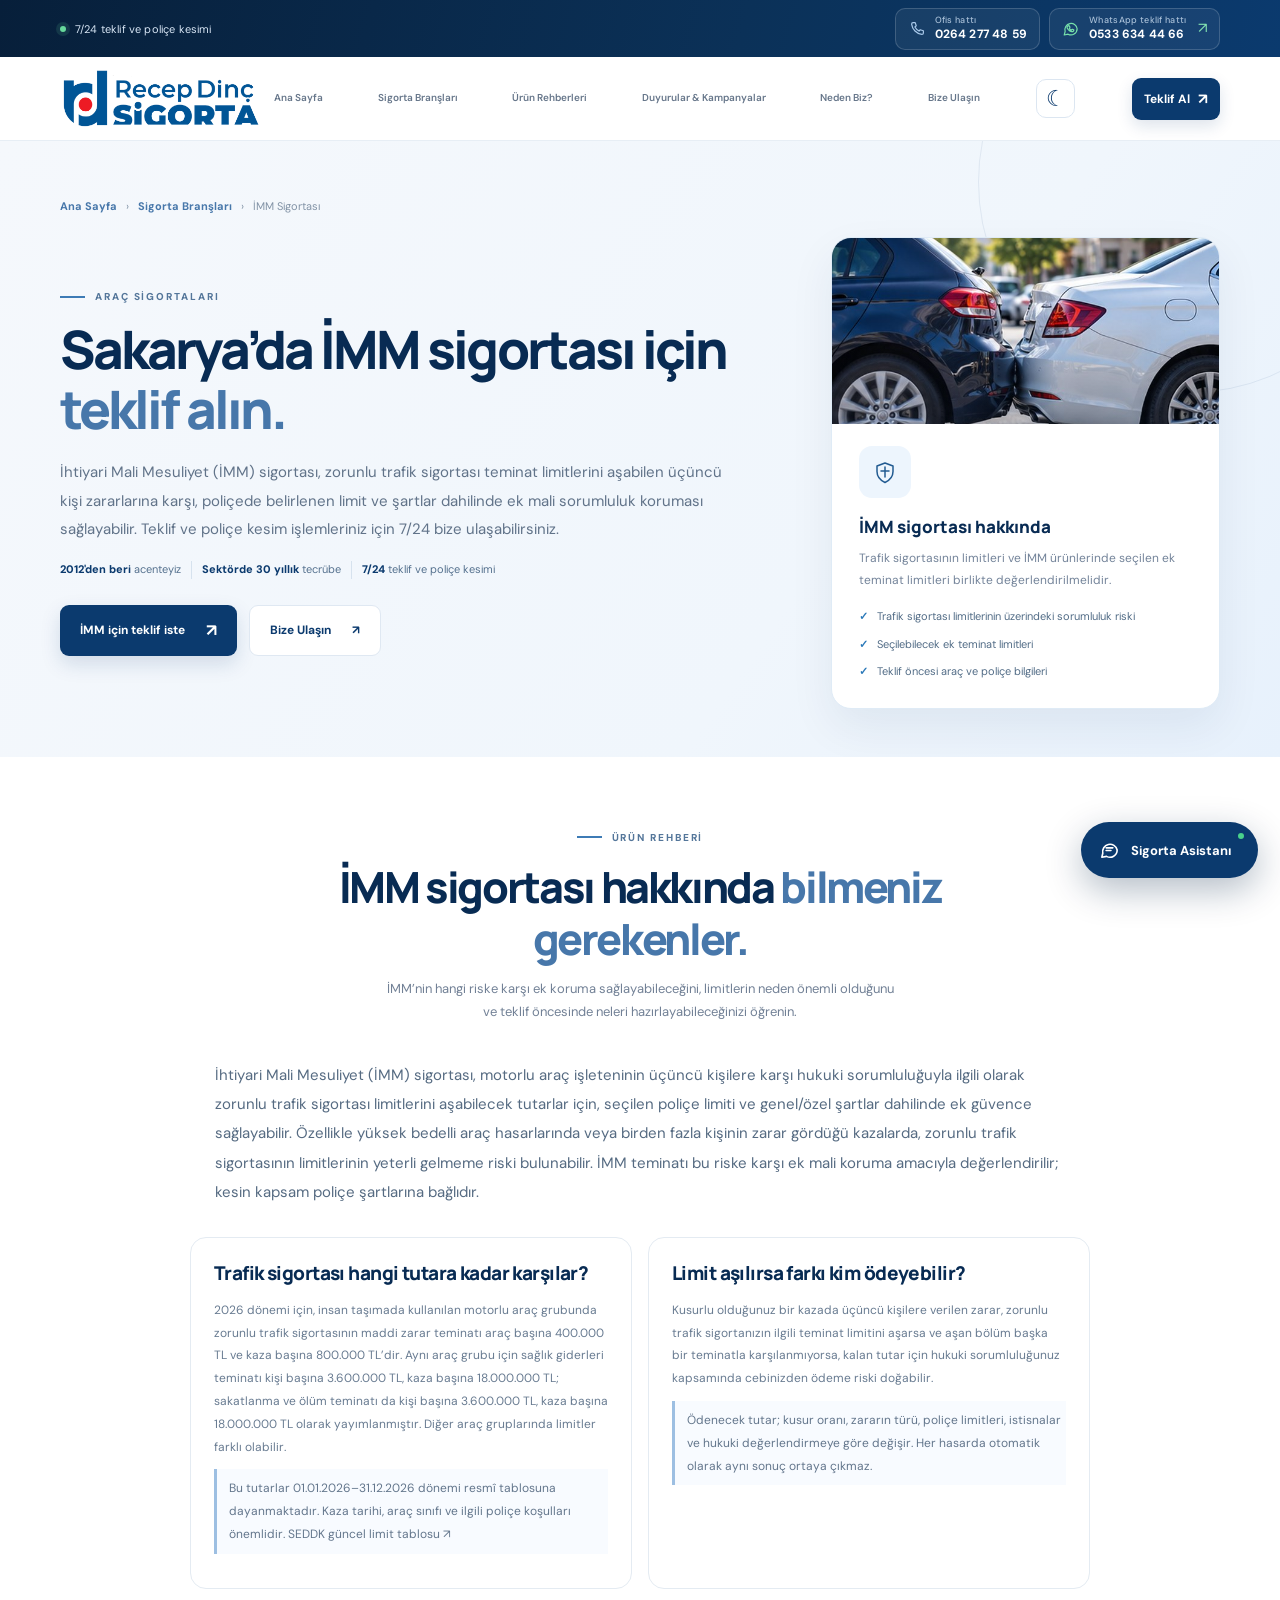
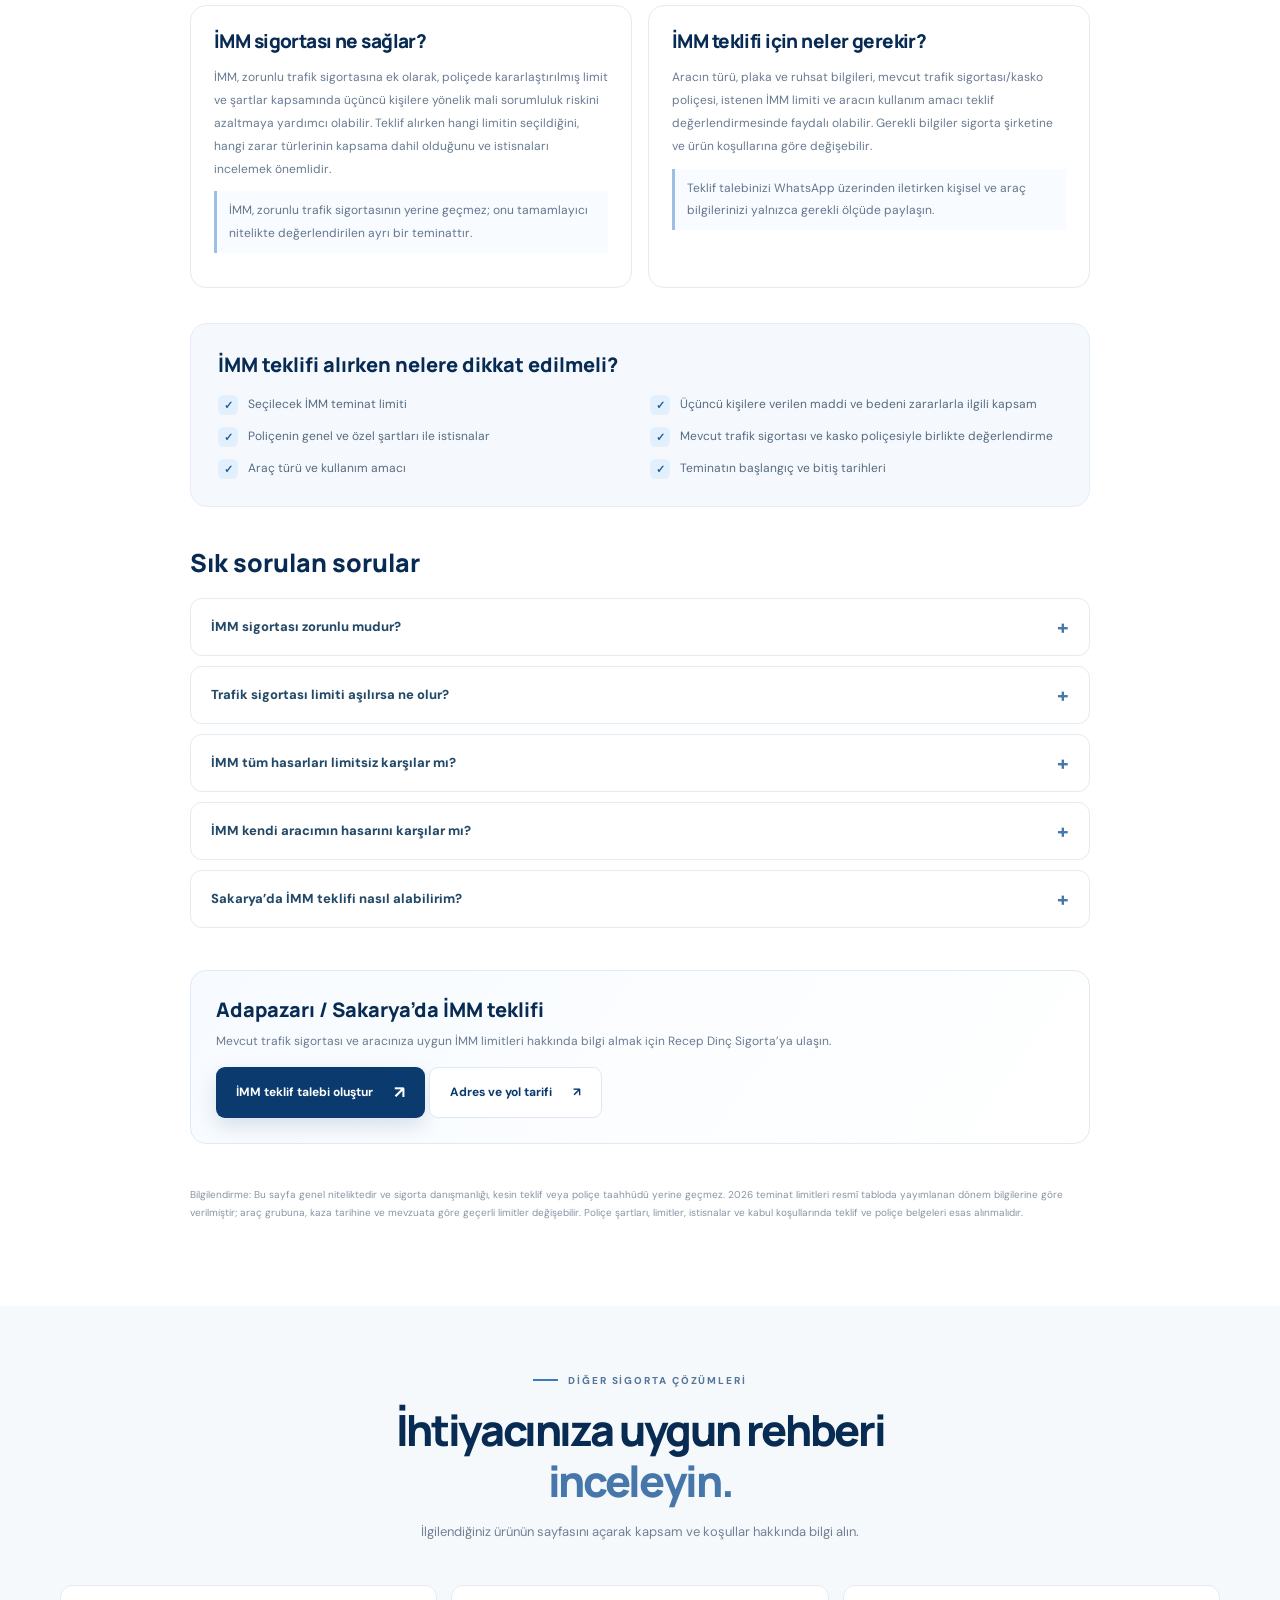
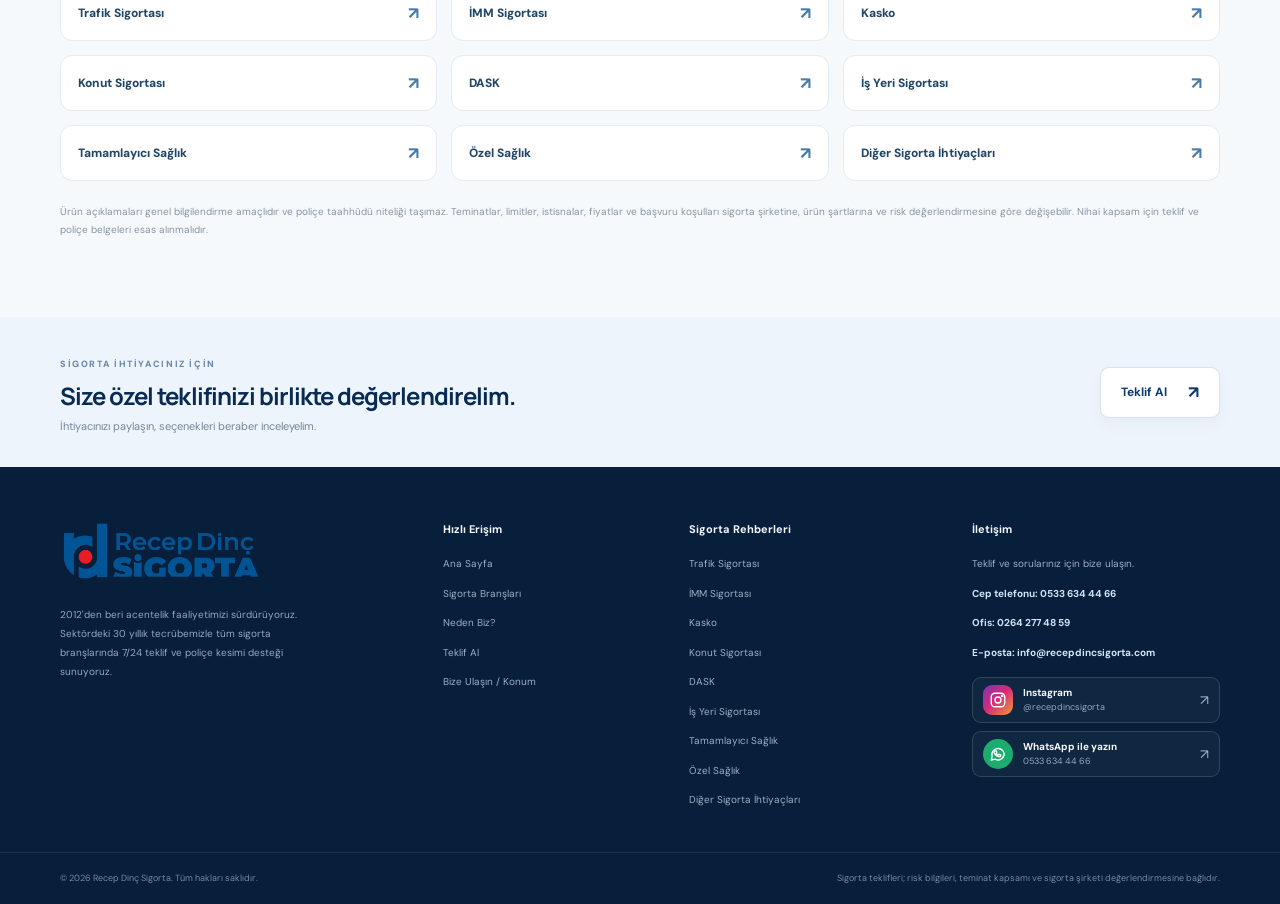
<file: imm-sigortasi.html>
<!DOCTYPE html>

<html lang="tr">
<head>
<meta charset="utf-8"/>
<meta content="width=device-width, initial-scale=1" name="viewport"/>
<meta content="#F5F7FB" name="theme-color"/>
<meta content="Sakarya ve Adapazarı İMM (İhtiyari Mali Mesuliyet) sigortası hakkında bilgi alın. Trafik sigortası limitlerini aşabilecek üçüncü kişi zararlarına karşı ek mali sorumluluk teminatlarını değerlendirin." name="description"/>
<meta content="index,follow,max-image-preview:large" name="robots"/>
<link href="https://www.recepdincsigorta.com/imm-sigortasi.html" rel="canonical"/>
<meta content="website" property="og:type"/>
<meta content="tr_TR" property="og:locale"/>
<meta content="Recep Dinç Sigorta" property="og:site_name"/>
<meta content="Sakarya İMM Sigortası Teklifi | Recep Dinç Sigorta" property="og:title"/>
<meta content="Sakarya ve Adapazarı İMM (İhtiyari Mali Mesuliyet) sigortası hakkında bilgi alın. Trafik sigortası limitlerini aşabilecek üçüncü kişi zararlarına karşı ek mali sorumluluk teminatlarını değerlendirin." property="og:description"/>
<meta content="https://www.recepdincsigorta.com/imm-sigortasi.html" property="og:url"/>
<title>Sakarya İMM Sigortası Teklifi | Recep Dinç Sigorta</title>
<link href="https://fonts.googleapis.com" rel="preconnect"/>
<link crossorigin="" href="https://fonts.gstatic.com" rel="preconnect"/>
<link href="https://fonts.googleapis.com/css2?family=DM+Sans:wght@400;500;600;700&amp;family=Manrope:wght@400;500;600;700;800&amp;display=swap" rel="stylesheet"/>
<link href="style.css" rel="stylesheet">
<script type="application/ld+json">{"@context":"https://schema.org","@graph":[{"@type":"InsuranceAgency","@id":"https://www.recepdincsigorta.com/#organization","name":"Recep Dinç Sigorta","url":"https://www.recepdincsigorta.com/","sameAs":["https://www.instagram.com/recepdincsigorta/"],"telephone":"+902642774859","email":"info@recepdincsigorta.com","contactPoint":{"@type":"ContactPoint","telephone":"+905336344466","email":"info@recepdincsigorta.com","contactType":"customer service","availableLanguage":"Turkish"},"address":{"@type":"PostalAddress","streetAddress":"Orta Mahalle Soğan Pazarı Caddesi No:57/101","addressLocality":"Adapazarı","addressRegion":"Sakarya","addressCountry":"TR"}},{"@type":"WebPage","@id":"https://www.recepdincsigorta.com/imm-sigortasi.html#webpage","url":"https://www.recepdincsigorta.com/imm-sigortasi.html","name":"Sakarya İMM Sigortası Teklifi | Recep Dinç Sigorta","description":"Sakarya ve Adapazarı İMM (İhtiyari Mali Mesuliyet) sigortası hakkında bilgi alın. Trafik sigortası limitlerini aşabilecek üçüncü kişi zararlarına karşı ek mali sorumluluk teminatlarını değerlendirin.","inLanguage":"tr-TR","breadcrumb":{"@id":"https://www.recepdincsigorta.com/imm-sigortasi.html#breadcrumb"}},{"@type":"BreadcrumbList","@id":"https://www.recepdincsigorta.com/imm-sigortasi.html#breadcrumb","itemListElement":[{"@type":"ListItem","position":1,"name":"Ana Sayfa","item":"https://www.recepdincsigorta.com/"},{"@type":"ListItem","position":2,"name":"İMM Sigortası","item":"https://www.recepdincsigorta.com/imm-sigortasi.html"}]},{"@type":"Service","name":"İhtiyari Mali Mesuliyet (İMM) Sigortası","serviceType":"İMM Sigortası","description":"Sakarya ve Adapazarı İMM (İhtiyari Mali Mesuliyet) sigortası hakkında bilgi alın. Trafik sigortası limitlerini aşabilecek üçüncü kişi zararlarına karşı ek mali sorumluluk teminatlarını değerlendirin.","provider":{"@id":"https://www.recepdincsigorta.com/#organization"},"areaServed":[{"@type":"City","name":"Adapazarı"},{"@type":"AdministrativeArea","name":"Sakarya"}]},{"@type":"FAQPage","mainEntity":[{"@type":"Question","name":"İMM sigortası zorunlu mudur?","acceptedAnswer":{"@type":"Answer","text":"İMM, zorunlu trafik sigortasından farklı olarak isteğe bağlı bir ek mali sorumluluk teminatıdır. Ürün ve poliçe koşulları sigorta şirketine göre değişebilir."}},{"@type":"Question","name":"Trafik sigortası limiti aşılırsa ne olur?","acceptedAnswer":{"@type":"Answer","text":"Kusurlu olduğunuz kazada üçüncü kişilerin zararları ilgili trafik sigortası limitini aşarsa ve aşan tutar başka bir teminatla karşılanmıyorsa hukuki sorumluluğunuz kapsamında cebinizden ödeme riski doğabilir. Sonuç, olayın ve poliçelerin şartlarına göre değerlendirilir."}},{"@type":"Question","name":"İMM tüm hasarları limitsiz karşılar mı?","acceptedAnswer":{"@type":"Answer","text":"Hayır. Teminat, poliçede belirlenen limit ve koşullara bağlıdır; istisnalar ve kapsam dışı durumlar olabilir. Teklif ve poliçe belgeleri dikkatle incelenmelidir."}},{"@type":"Question","name":"İMM kendi aracımın hasarını karşılar mı?","acceptedAnswer":{"@type":"Answer","text":"İMM esas olarak üçüncü kişilere karşı mali sorumluluğa yönelik ek teminattır. Kendi aracınızda oluşan hasarlar için kasko teminatlarını ayrıca değerlendirebilirsiniz."}},{"@type":"Question","name":"Sakarya’da İMM teklifi nasıl alabilirim?","acceptedAnswer":{"@type":"Answer","text":"Teklif talebi bölümünde İMM seçeneğini işaretleyerek veya aşağıdaki teklif bağlantısını kullanarak WhatsApp üzerinden bize ulaşabilirsiniz."}}]}]}</script>
</link><script id="theme-initializer">(function(){try{var t=localStorage.getItem('recepDincTheme');document.documentElement.setAttribute('data-theme',t==='dark'?'dark':'light')}catch(e){document.documentElement.setAttribute('data-theme','light')}})();</script>

<link rel="icon" type="image/png" sizes="256x256" href="assets/favicon.png">
<link rel="shortcut icon" href="favicon.ico">
<link rel="apple-touch-icon" href="assets/apple-touch-icon.png">
</head>
<body>
<div class="topline">
<div class="container topline-inner">
<span class="topline-message"><span class="status-dot"></span> 7/24 teklif ve poliçe kesimi</span>
<div aria-label="Hızlı iletişim bağlantıları" class="topline-actions">
<a aria-label="Ofis telefonunu ara: 0264 277 48 59" class="topline-phone" href="tel:+902642774859">
<svg aria-hidden="true" viewbox="0 0 24 24"><path d="M6.8 3.5h2.8l1.4 4.2-1.8 1.6a14.1 14.1 0 0 0 5.5 5.5l1.6-1.8 4.2 1.4v2.8c0 1.1-.9 2-2 2A15.8 15.8 0 0 1 4.8 5.5c0-1.1.9-2 2-2Z"></path></svg><span class="topline-copy"><small>Ofis hattı</small><strong>0264 277 48 59</strong></span>
</a>
<a aria-label="WhatsApp üzerinden yaz: 0533 634 44 66" class="topline-right" href="https://wa.me/905336344466?text=Merhaba%20Recep%20Din%C3%A7%20Sigorta" rel="noopener noreferrer" target="_blank">
<svg aria-hidden="true" viewbox="0 0 24 24"><path d="M20.2 11.7a8.2 8.2 0 0 1-12.1 7.2L3 20l1.2-4.9A8.2 8.2 0 1 1 20.2 11.7Z"></path><path d="M8.2 8.1c.2-.4.4-.5.7-.5h.5c.2 0 .3.1.4.4l.8 1.7c.1.2.1.4-.1.6l-.6.7c-.2.2-.2.4 0 .6.5.7 1.2 1.4 2 1.8.2.1.4.1.6-.1l.8-.8c.2-.2.4-.2.6-.1l1.6.8c.2.1.3.2.3.4 0 .3-.2 1-.7 1.4-.5.4-1.2.7-1.9.6-.7-.1-1.7-.4-2.8-1.1-1.6-1-2.7-2.4-3-2.9-.3-.5-.7-1.2-.7-1.9s.3-1.3.7-1.7Z"></path></svg><span class="topline-copy"><small>WhatsApp teklif hattı</small><strong>0533 634 44 66</strong></span><span aria-hidden="true" class="topline-arrow">↗</span>
</a>
</div>
</div>
</div>
<header class="site-header"><div class="container nav-wrap"><a aria-label="Recep Dinç Sigorta ana sayfa" class="brand" href="index.html#anasayfa"><img alt="Recep Dinç Sigorta" class="brand-logo" src="assets/recep-dinc-sigorta-logo.png"/></a><button aria-controls="mainNav" aria-expanded="false" aria-label="Menüyü aç" class="menu-toggle" id="menuToggle"><span></span><span></span><span></span></button><nav aria-label="Ana menü" class="main-nav" id="mainNav"><a class="nav-link" href="index.html#anasayfa">Ana Sayfa</a><a class="nav-link" href="index.html#sigortalar">Sigorta Branşları</a><a class="nav-link" href="index.html#urun-detaylari">Ürün Rehberleri</a><a class="nav-link" href="duyurular.html">Duyurular &amp; Kampanyalar</a><a class="nav-link" href="index.html#neden-biz">Neden Biz?</a><a class="nav-link" href="bize-ulasin.html">Bize Ulaşın</a><button class="theme-toggle" id="themeToggle" type="button" aria-label="Koyu temaya geç" aria-pressed="false" title="Tema değiştir"><span aria-hidden="true" class="theme-toggle-icon">☾</span><span class="theme-toggle-label">Koyu tema</span></button><a class="nav-cta" href="index.html?branch=Trafik%20Sigortas%C4%B1#teklif">Teklif Al <span aria-hidden="true">↗</span></a></nav></div></header>
<main>
<section class="product-hero">
<div class="container">
<div class="product-breadcrumb"><a href="index.html">Ana Sayfa</a><span>›</span><a href="index.html#sigortalar">Sigorta Branşları</a><span>›</span><span>İMM Sigortası</span></div>

<div class="product-hero-grid">
<div>
<div class="eyebrow"><span class="eyebrow-line"></span> ARAÇ SİGORTALARI</div>
<h1>Sakarya’da İMM sigortası için <span>teklif alın.</span></h1>
<p class="product-hero-lead">İhtiyari Mali Mesuliyet (İMM) sigortası, zorunlu trafik sigortası teminat limitlerini aşabilen üçüncü kişi zararlarına karşı, poliçede belirlenen limit ve şartlar dahilinde ek mali sorumluluk koruması sağlayabilir. Teklif ve poliçe kesim işlemleriniz için 7/24 bize ulaşabilirsiniz.</p><div class="experience-inline" aria-label="Acentelik ve sektör tecrübesi"><span><strong>2012'den beri</strong> acenteyiz</span><span class="experience-divider" aria-hidden="true"></span><span><strong>Sektörde 30 yıllık</strong> tecrübe</span><span class="experience-divider" aria-hidden="true"></span><span><strong>7/24</strong> teklif ve poliçe kesimi</span></div>
<div class="product-hero-actions"><a class="btn btn-primary" href="index.html?branch=%C4%B0MM%20%28%C4%B0htiyari%20Mali%20Mesuliyet%29#teklif">İMM için teklif iste <span aria-hidden="true">↗</span></a><a class="btn btn-secondary" href="bize-ulasin.html">Bize Ulaşın <span aria-hidden="true">↗</span></a></div>
</div>
<aside class="product-hero-card"><div class="product-hero-photo"><img src="assets/products/imm.jpg" alt="İMM sigortasını anlatan iki araç ve olası çarpışma riski" width="640" height="420" fetchpriority="high"/></div>
<span aria-hidden="true" class="card-icon"><svg fill="none" stroke="currentColor" stroke-linecap="round" stroke-linejoin="round" stroke-width="1.5" viewbox="0 0 24 24"><path d="M12 3 20 6v5.5c0 5.1-3.1 8.7-8 11-4.9-2.3-8-5.9-8-11V6l8-3Z"></path><path d="M12 7v10M8 11h8"></path></svg></span>
<h2>İMM sigortası hakkında</h2>
<p>Trafik sigortasının limitleri ve İMM ürünlerinde seçilen ek teminat limitleri birlikte değerlendirilmelidir.</p>
<ul><li>Trafik sigortası limitlerinin üzerindeki sorumluluk riski</li><li>Seçilebilecek ek teminat limitleri</li><li>Teklif öncesi araç ve poliçe bilgileri</li></ul>
</aside>
</div>
</div>
</section>
<section class="product-content-section">

<div class="container product-content-wrap">
<div class="section-heading centered"><div class="eyebrow"><span class="eyebrow-line"></span> ÜRÜN REHBERİ</div><h2>İMM sigortası hakkında <span>bilmeniz gerekenler.</span></h2><p>İMM’nin hangi riske karşı ek koruma sağlayabileceğini, limitlerin neden önemli olduğunu ve teklif öncesinde neleri hazırlayabileceğinizi öğrenin.</p></div>
<p class="product-intro">İhtiyari Mali Mesuliyet (İMM) sigortası, motorlu araç işleteninin üçüncü kişilere karşı hukuki sorumluluğuyla ilgili olarak zorunlu trafik sigortası limitlerini aşabilecek tutarlar için, seçilen poliçe limiti ve genel/özel şartlar dahilinde ek güvence sağlayabilir. Özellikle yüksek bedelli araç hasarlarında veya birden fazla kişinin zarar gördüğü kazalarda, zorunlu trafik sigortasının limitlerinin yeterli gelmeme riski bulunabilir. İMM teminatı bu riske karşı ek mali koruma amacıyla değerlendirilir; kesin kapsam poliçe şartlarına bağlıdır.</p>
<div class="product-article-grid">
<article class="product-article-card"><h2>Trafik sigortası hangi tutara kadar karşılar?</h2><p>2026 dönemi için, insan taşımada kullanılan motorlu araç grubunda zorunlu trafik sigortasının maddi zarar teminatı araç başına 400.000 TL ve kaza başına 800.000 TL’dir. Aynı araç grubu için sağlık giderleri teminatı kişi başına 3.600.000 TL, kaza başına 18.000.000 TL; sakatlanma ve ölüm teminatı da kişi başına 3.600.000 TL, kaza başına 18.000.000 TL olarak yayımlanmıştır. Diğer araç gruplarında limitler farklı olabilir.</p><p class="article-note">Bu tutarlar 01.01.2026–31.12.2026 dönemi resmî tablosuna dayanmaktadır. Kaza tarihi, araç sınıfı ve ilgili poliçe koşulları önemlidir. <a href="https://seddk.gov.tr/tr/tuketici-kosesi/teminat-limitleri/zorunlu-trafik-sigortasi-limitleri" rel="noopener noreferrer" target="_blank">SEDDK güncel limit tablosu ↗</a></p></article>
<article class="product-article-card"><h2>Limit aşılırsa farkı kim ödeyebilir?</h2><p>Kusurlu olduğunuz bir kazada üçüncü kişilere verilen zarar, zorunlu trafik sigortanızın ilgili teminat limitini aşarsa ve aşan bölüm başka bir teminatla karşılanmıyorsa, kalan tutar için hukuki sorumluluğunuz kapsamında cebinizden ödeme riski doğabilir.</p><p class="article-note">Ödenecek tutar; kusur oranı, zararın türü, poliçe limitleri, istisnalar ve hukuki değerlendirmeye göre değişir. Her hasarda otomatik olarak aynı sonuç ortaya çıkmaz.</p></article>
<article class="product-article-card"><h2>İMM sigortası ne sağlar?</h2><p>İMM, zorunlu trafik sigortasına ek olarak, poliçede kararlaştırılmış limit ve şartlar kapsamında üçüncü kişilere yönelik mali sorumluluk riskini azaltmaya yardımcı olabilir. Teklif alırken hangi limitin seçildiğini, hangi zarar türlerinin kapsama dahil olduğunu ve istisnaları incelemek önemlidir.</p><p class="article-note">İMM, zorunlu trafik sigortasının yerine geçmez; onu tamamlayıcı nitelikte değerlendirilen ayrı bir teminattır.</p></article>
<article class="product-article-card"><h2>İMM teklifi için neler gerekir?</h2><p>Aracın türü, plaka ve ruhsat bilgileri, mevcut trafik sigortası/kasko poliçesi, istenen İMM limiti ve aracın kullanım amacı teklif değerlendirmesinde faydalı olabilir. Gerekli bilgiler sigorta şirketine ve ürün koşullarına göre değişebilir.</p><p class="article-note">Teklif talebinizi WhatsApp üzerinden iletirken kişisel ve araç bilgilerinizi yalnızca gerekli ölçüde paylaşın.</p></article>
</div>
<section aria-labelledby="factor-title" class="product-factors"><h2 id="factor-title">İMM teklifi alırken nelere dikkat edilmeli?</h2><ul class="product-factor-list"><li>Seçilecek İMM teminat limiti</li><li>Üçüncü kişilere verilen maddi ve bedeni zararlarla ilgili kapsam</li><li>Poliçenin genel ve özel şartları ile istisnalar</li><li>Mevcut trafik sigortası ve kasko poliçesiyle birlikte değerlendirme</li><li>Araç türü ve kullanım amacı</li><li>Teminatın başlangıç ve bitiş tarihleri</li></ul></section>
<section aria-labelledby="faq-title" class="product-faq"><h2 id="faq-title">Sık sorulan sorular</h2>
<details><summary>İMM sigortası zorunlu mudur?</summary><p>İMM, zorunlu trafik sigortasından farklı olarak isteğe bağlı bir ek mali sorumluluk teminatıdır. Ürün ve poliçe koşulları sigorta şirketine göre değişebilir.</p></details>
<details><summary>Trafik sigortası limiti aşılırsa ne olur?</summary><p>Kusurlu olduğunuz kazada üçüncü kişilerin zararları ilgili trafik sigortası limitini aşarsa ve aşan tutar başka bir teminatla karşılanmıyorsa hukuki sorumluluğunuz kapsamında cebinizden ödeme riski doğabilir. Sonuç, olayın ve poliçelerin şartlarına göre değerlendirilir.</p></details>
<details><summary>İMM tüm hasarları limitsiz karşılar mı?</summary><p>Hayır. Teminat, poliçede belirlenen limit ve koşullara bağlıdır; istisnalar ve kapsam dışı durumlar olabilir. Teklif ve poliçe belgeleri dikkatle incelenmelidir.</p></details>
<details><summary>İMM kendi aracımın hasarını karşılar mı?</summary><p>İMM esas olarak üçüncü kişilere karşı mali sorumluluğa yönelik ek teminattır. Kendi aracınızda oluşan hasarlar için kasko teminatlarını ayrıca değerlendirebilirsiniz.</p></details>
<details><summary>Sakarya’da İMM teklifi nasıl alabilirim?</summary><p>Teklif talebi bölümünde İMM seçeneğini işaretleyerek veya aşağıdaki teklif bağlantısını kullanarak WhatsApp üzerinden bize ulaşabilirsiniz.</p></details>
</section>
<div class="product-local-panel"><h2>Adapazarı / Sakarya’da İMM teklifi</h2><p>Mevcut trafik sigortası ve aracınıza uygun İMM limitleri hakkında bilgi almak için Recep Dinç Sigorta’ya ulaşın.</p><a class="btn btn-primary" href="index.html?branch=%C4%B0MM%20%28%C4%B0htiyari%20Mali%20Mesuliyet%29#teklif">İMM teklif talebi oluştur <span aria-hidden="true">↗</span></a> <a class="btn btn-secondary" href="bize-ulasin.html">Adres ve yol tarifi <span aria-hidden="true">↗</span></a></div>
<p class="product-disclaimer">Bilgilendirme: Bu sayfa genel niteliktedir ve sigorta danışmanlığı, kesin teklif veya poliçe taahhüdü yerine geçmez. 2026 teminat limitleri resmî tabloda yayımlanan dönem bilgilerine göre verilmiştir; araç grubuna, kaza tarihine ve mevzuata göre geçerli limitler değişebilir. Poliçe şartları, limitler, istisnalar ve kabul koşullarında teklif ve poliçe belgeleri esas alınmalıdır.</p>
</div>
</section>
</main>
<section class="product-related"><div class="container"><div class="section-heading centered"><div class="eyebrow"><span class="eyebrow-line"></span> DİĞER SİGORTA ÇÖZÜMLERİ</div><h2>İhtiyacınıza uygun rehberi <span>inceleyin.</span></h2><p>İlgilendiğiniz ürünün sayfasını açarak kapsam ve koşullar hakkında bilgi alın.</p></div><div class="product-related-grid"><a class="product-related-link" href="trafik-sigortasi.html">Trafik Sigortası<span aria-hidden="true">↗</span></a><a class="product-related-link" href="imm-sigortasi.html">İMM Sigortası<span aria-hidden="true">↗</span></a><a class="product-related-link" href="kasko-sigortasi.html">Kasko<span aria-hidden="true">↗</span></a><a class="product-related-link" href="konut-sigortasi.html">Konut Sigortası<span aria-hidden="true">↗</span></a><a class="product-related-link" href="dask.html">DASK<span aria-hidden="true">↗</span></a><a class="product-related-link" href="is-yeri-sigortasi.html">İş Yeri Sigortası<span aria-hidden="true">↗</span></a><a class="product-related-link" href="tamamlayici-saglik-sigortasi.html">Tamamlayıcı Sağlık<span aria-hidden="true">↗</span></a><a class="product-related-link" href="ozel-saglik-sigortasi.html">Özel Sağlık<span aria-hidden="true">↗</span></a><a class="product-related-link" href="diger-sigorta-cozumleri.html">Diğer Sigorta İhtiyaçları<span aria-hidden="true">↗</span></a></div><p class="product-disclaimer">Ürün açıklamaları genel bilgilendirme amaçlıdır ve poliçe taahhüdü niteliği taşımaz. Teminatlar, limitler, istisnalar, fiyatlar ve başvuru koşulları sigorta şirketine, ürün şartlarına ve risk değerlendirmesine göre değişebilir. Nihai kapsam için teklif ve poliçe belgeleri esas alınmalıdır.</p></div></section>
<section class="closing-section"><div class="container closing-inner"><div><span class="closing-kicker">SİGORTA İHTİYACINIZ İÇİN</span><h2>Size özel teklifinizi birlikte değerlendirelim.</h2><p>İhtiyacınızı paylaşın, seçenekleri beraber inceleyelim.</p></div><a class="btn btn-white" href="index.html?branch=Trafik%20Sigortas%C4%B1#teklif">Teklif Al <span aria-hidden="true">↗</span></a></div></section>
<footer class="site-footer"><div class="container footer-main"><div class="footer-brand-block"><a aria-label="Recep Dinç Sigorta ana sayfa" class="brand brand-footer" href="index.html#anasayfa"><img alt="Recep Dinç Sigorta" class="brand-logo" src="assets/recep-dinc-sigorta-logo.png"/></a><p>2012'den beri acentelik faaliyetimizi sürdürüyoruz. Sektördeki 30 yıllık tecrübemizle tüm sigorta branşlarında 7/24 teklif ve poliçe kesimi desteği sunuyoruz.</p></div><div class="footer-column"><h4>Hızlı Erişim</h4><a href="index.html#anasayfa">Ana Sayfa</a><a href="index.html#sigortalar">Sigorta Branşları</a><a href="index.html#neden-biz">Neden Biz?</a><a href="index.html?branch=Trafik%20Sigortas%C4%B1#teklif">Teklif Al</a><a href="bize-ulasin.html">Bize Ulaşın / Konum</a></div><div class="footer-column"><h4>Sigorta Rehberleri</h4><a href="trafik-sigortasi.html">Trafik Sigortası</a><a href="imm-sigortasi.html">İMM Sigortası</a><a href="kasko-sigortasi.html">Kasko</a><a href="konut-sigortasi.html">Konut Sigortası</a><a href="dask.html">DASK</a><a href="is-yeri-sigortasi.html">İş Yeri Sigortası</a><a href="tamamlayici-saglik-sigortasi.html">Tamamlayıcı Sağlık</a><a href="ozel-saglik-sigortasi.html">Özel Sağlık</a><a href="diger-sigorta-cozumleri.html">Diğer Sigorta İhtiyaçları</a></div><div class="footer-column footer-contact"><h4>İletişim</h4><p>Teklif ve sorularınız için bize ulaşın.</p><a class="footer-contact-link footer-direct-link" href="tel:+905336344466">Cep telefonu: 0533 634 44 66</a><a class="footer-contact-link footer-direct-link" href="tel:+902642774859">Ofis: 0264 277 48 59</a><a class="footer-contact-link footer-direct-link" href="mailto:info@recepdincsigorta.com">E-posta: info@recepdincsigorta.com</a><div class="footer-social-actions" aria-label="Sosyal medya ve hızlı iletişim">
<a class="footer-social-button footer-instagram-button" href="https://www.instagram.com/recepdincsigorta/" aria-label="Instagram sayfamız: recepdincsigorta" rel="noopener noreferrer" target="_blank">
<span class="social-icon instagram-icon" aria-hidden="true"><svg viewBox="0 0 24 24"><rect x="3" y="3" width="18" height="18" rx="5"></rect><circle cx="12" cy="12" r="4"></circle><circle cx="17.5" cy="6.5" r="1"></circle></svg></span>
<span class="social-copy"><strong>Instagram</strong><small>@recepdincsigorta</small></span><span class="social-arrow" aria-hidden="true">↗</span>
</a>
<button class="footer-social-button footer-whatsapp" id="footerWhatsapp" type="button">
<span class="social-icon whatsapp-icon" aria-hidden="true"><svg viewBox="0 0 24 24"><path d="M20.2 11.7a8.2 8.2 0 0 1-12.1 7.2L3 20l1.2-4.9A8.2 8.2 0 1 1 20.2 11.7Z"></path><path d="M8.2 8.1c.2-.4.4-.5.7-.5h.5c.2 0 .3.1.4.4l.8 1.7c.1.2.1.4-.1.6l-.6.7c-.2.2-.2.4 0 .6.5.7 1.2 1.4 2 1.8.2.1.4.1.6-.1l.8-.8c.2-.2.4-.2.6-.1l1.6.8c.2.1.3.2.3.4 0 .3-.2 1-.7 1.4-.5.4-1.2.7-1.9.6-.7-.1-1.7-.4-2.8-1.1-1.6-1-2.7-2.4-3-2.9-.3-.5-.7-1.2-.7-1.9s.3-1.3.7-1.7Z"></path></svg></span>
<span class="social-copy"><strong>WhatsApp ile yazın</strong><small>0533 634 44 66</small></span><span class="social-arrow" aria-hidden="true">↗</span>
</button>
</div></div></div><div class="footer-bottom"><div class="container footer-bottom-inner"><span>© <span id="year"></span> Recep Dinç Sigorta. Tüm hakları saklıdır.</span><span class="footer-legal">Sigorta teklifleri; risk bilgileri, teminat kapsamı ve sigorta şirketi değerlendirmesine bağlıdır.</span></div></div></footer><div aria-live="polite" class="toast" id="toast" role="status"></div><script src="script.js"></script>
<script src="chatbot.js" defer></script>
</body>
</html>
</file>
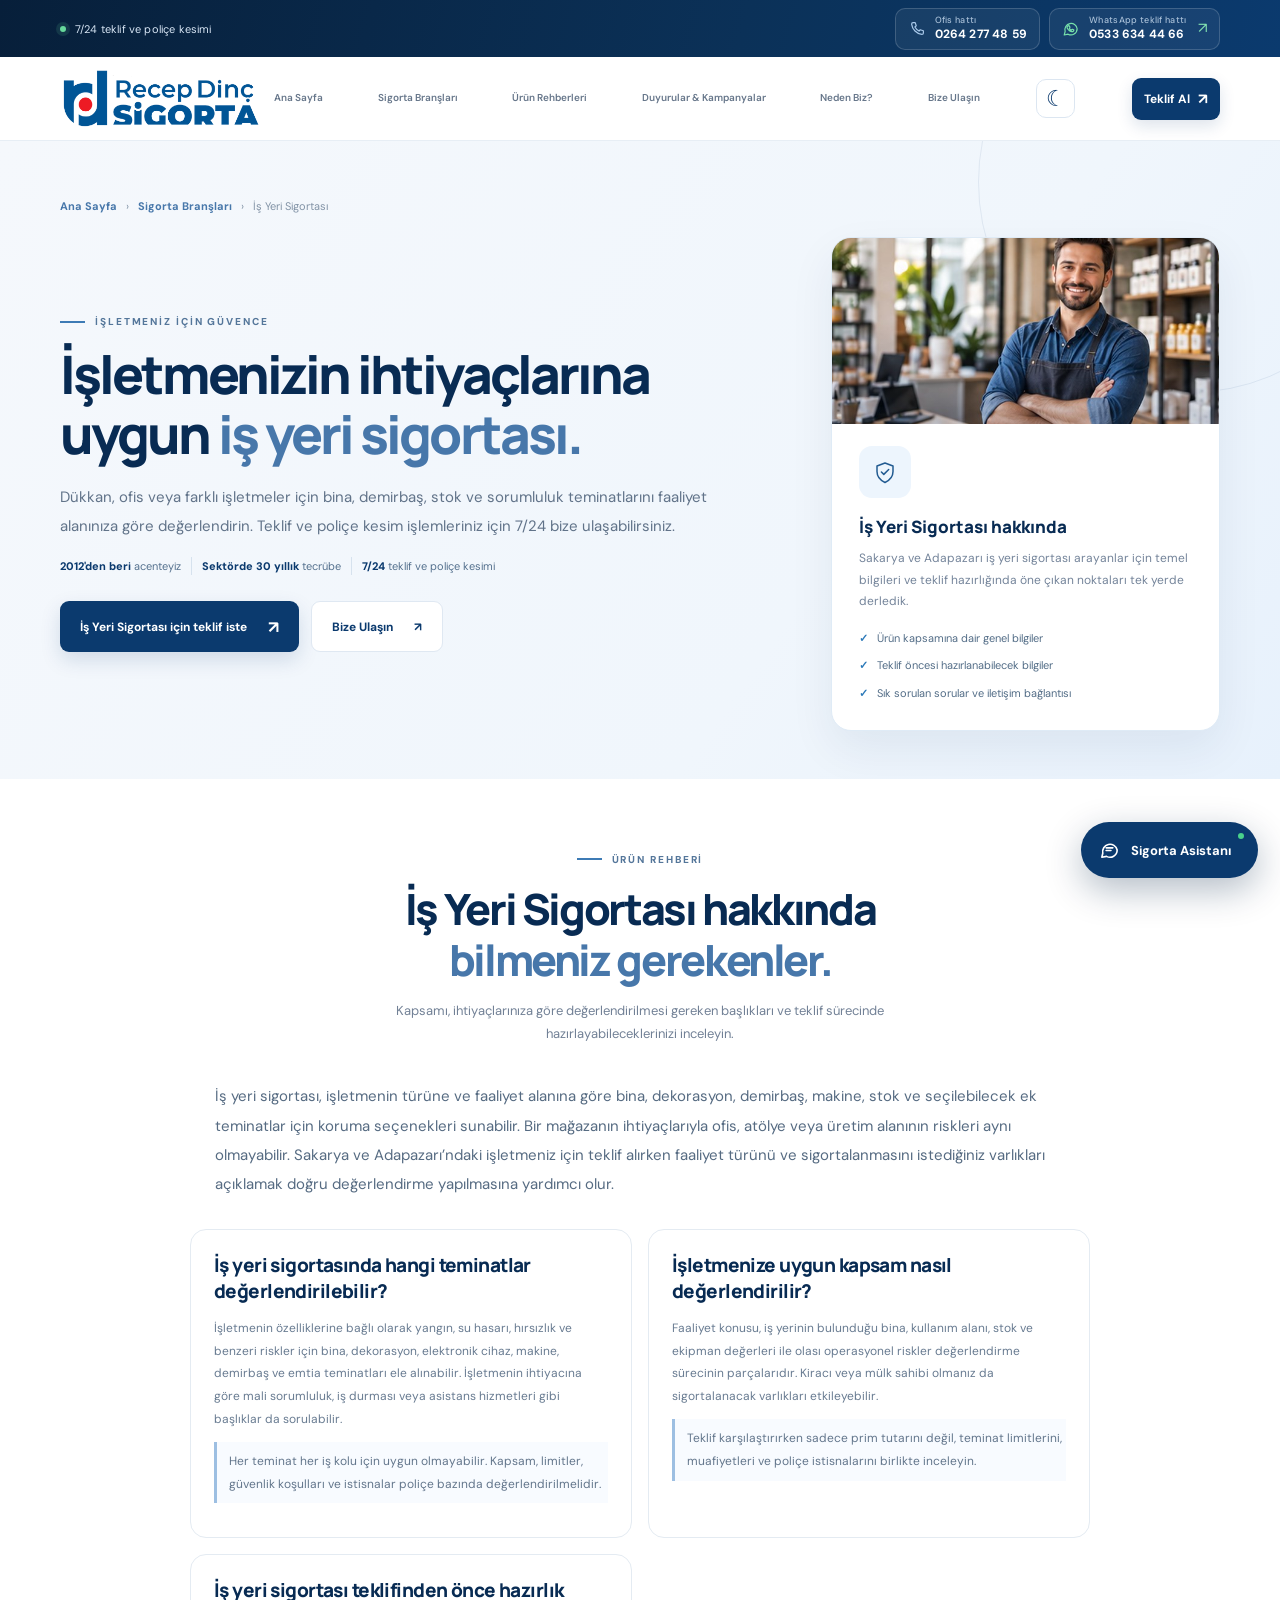
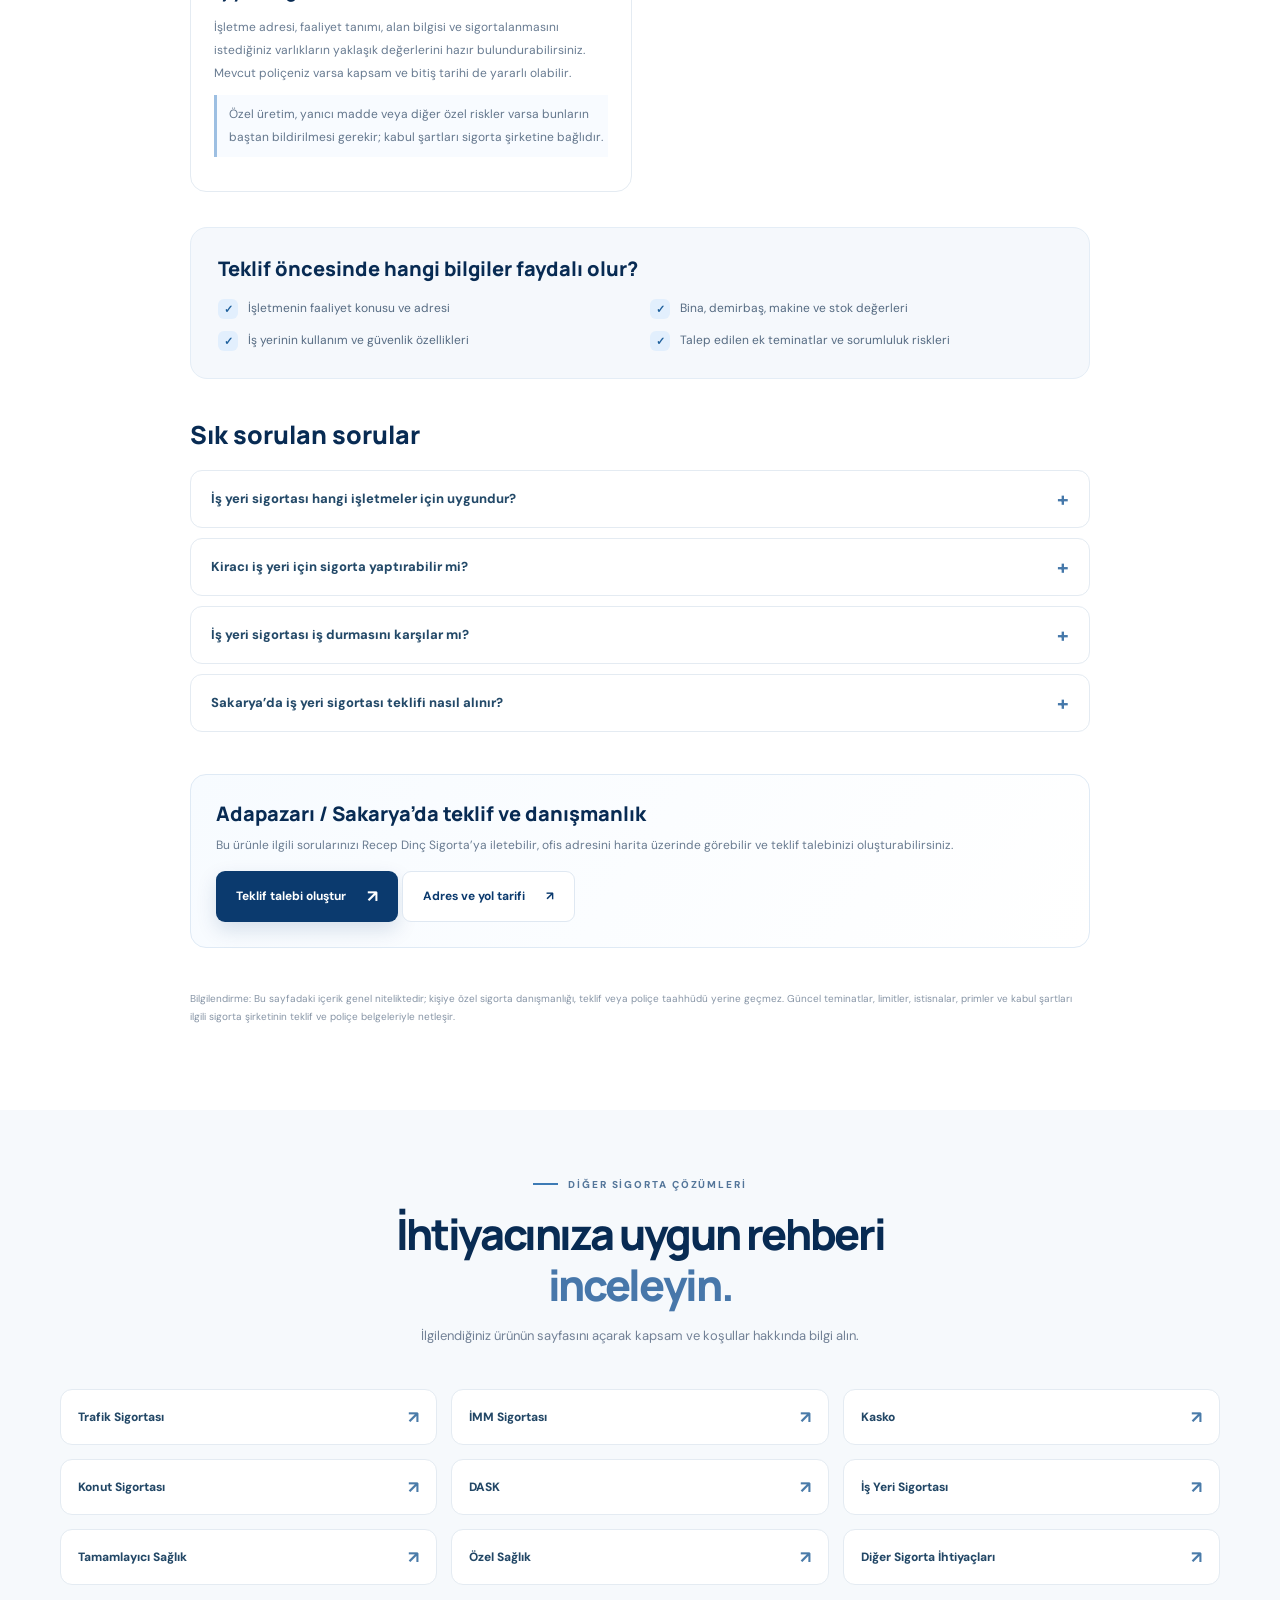
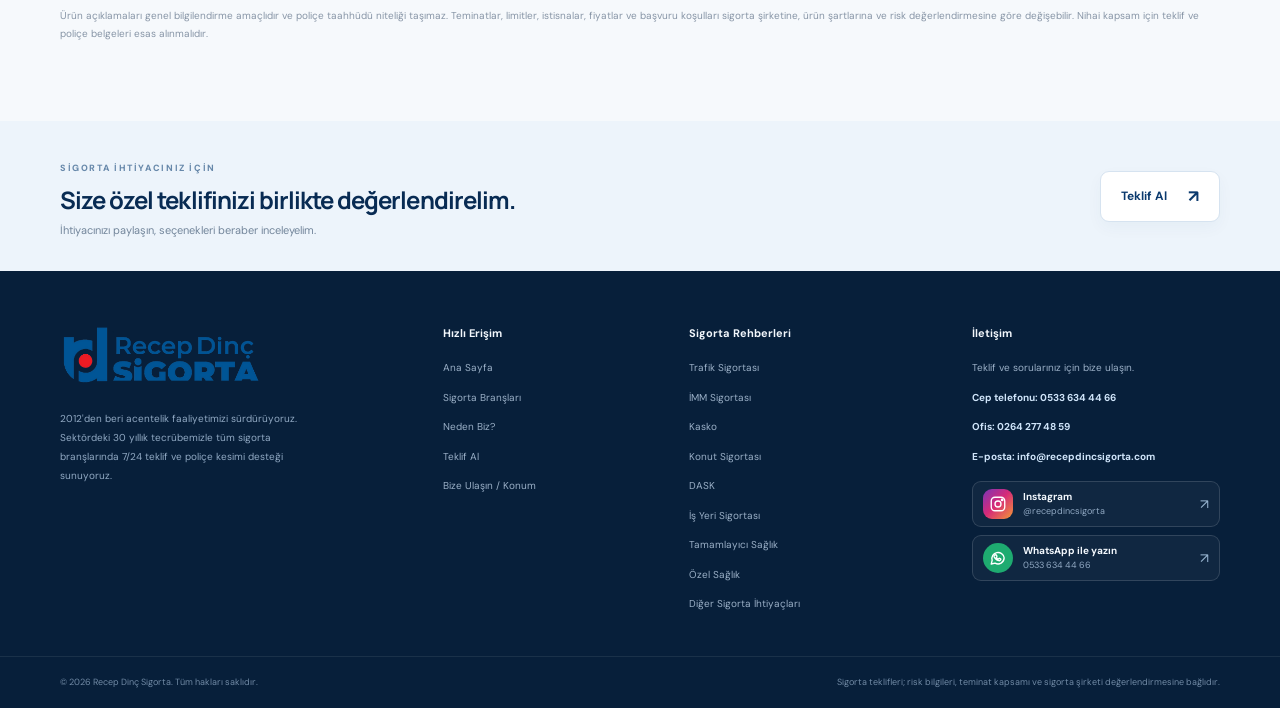
<file: is-yeri-sigortasi.html>
<!DOCTYPE html>

<html lang="tr">
<head>
<meta charset="utf-8"/>
<meta content="width=device-width, initial-scale=1" name="viewport"/>
<meta content="#F5F7FB" name="theme-color"/>
<meta content="Sakarya ve Adapazarı iş yeri sigortası çözümlerini değerlendirin. İşletmenizin bina, demirbaş, stok ve faaliyet riskleri için teklif isteyin." name="description"/>
<meta content="index,follow,max-image-preview:large" name="robots"/>
<link href="https://www.recepdincsigorta.com/is-yeri-sigortasi.html" rel="canonical"/>
<meta content="website" property="og:type"/>
<meta content="tr_TR" property="og:locale"/>
<meta content="Recep Dinç Sigorta" property="og:site_name"/>
<meta content="Sakarya İş Yeri Sigortası Teklifi | Recep Dinç Sigorta" property="og:title"/>
<meta content="Sakarya ve Adapazarı iş yeri sigortası çözümlerini değerlendirin. İşletmenizin bina, demirbaş, stok ve faaliyet riskleri için teklif isteyin." property="og:description"/>
<meta content="https://www.recepdincsigorta.com/is-yeri-sigortasi.html" property="og:url"/>
<title>Sakarya İş Yeri Sigortası Teklifi | Recep Dinç Sigorta</title>
<link href="https://fonts.googleapis.com" rel="preconnect"/>
<link crossorigin="" href="https://fonts.gstatic.com" rel="preconnect"/>
<link href="https://fonts.googleapis.com/css2?family=DM+Sans:wght@400;500;600;700&amp;family=Manrope:wght@400;500;600;700;800&amp;display=swap" rel="stylesheet"/>
<link href="style.css" rel="stylesheet">
<script type="application/ld+json">{"@context":"https://schema.org","@graph":[{"@type":"InsuranceAgency","@id":"https://www.recepdincsigorta.com/#organization","name":"Recep Dinç Sigorta","url":"https://www.recepdincsigorta.com/","sameAs":["https://www.instagram.com/recepdincsigorta/"],"telephone":"+902642774859","email":"info@recepdincsigorta.com","contactPoint":{"@type":"ContactPoint","telephone":"+905336344466","email":"info@recepdincsigorta.com","contactType":"customer service","availableLanguage":"Turkish"},"address":{"@type":"PostalAddress","streetAddress":"Orta Mahalle Soğan Pazarı Caddesi No:57/101","addressLocality":"Adapazarı","addressRegion":"Sakarya","addressCountry":"TR"}},{"@type":"WebPage","@id":"https://www.recepdincsigorta.com/is-yeri-sigortasi.html#webpage","url":"https://www.recepdincsigorta.com/is-yeri-sigortasi.html","name":"Sakarya İş Yeri Sigortası Teklifi | Recep Dinç Sigorta","description":"Sakarya ve Adapazarı iş yeri sigortası çözümlerini değerlendirin. İşletmenizin bina, demirbaş, stok ve faaliyet riskleri için teklif isteyin.","inLanguage":"tr-TR","breadcrumb":{"@id":"https://www.recepdincsigorta.com/is-yeri-sigortasi.html#breadcrumb"}},{"@type":"BreadcrumbList","@id":"https://www.recepdincsigorta.com/is-yeri-sigortasi.html#breadcrumb","itemListElement":[{"@type":"ListItem","position":1,"name":"Ana Sayfa","item":"https://www.recepdincsigorta.com/"},{"@type":"ListItem","position":2,"name":"İş Yeri Sigortası","item":"https://www.recepdincsigorta.com/is-yeri-sigortasi.html"}]},{"@type":"Service","name":"İş Yeri Sigortası","serviceType":"İş Yeri Sigortası","description":"Sakarya ve Adapazarı iş yeri sigortası çözümlerini değerlendirin. İşletmenizin bina, demirbaş, stok ve faaliyet riskleri için teklif isteyin.","provider":{"@id":"https://www.recepdincsigorta.com/#organization"},"areaServed":[{"@type":"City","name":"Adapazarı"},{"@type":"AdministrativeArea","name":"Sakarya"}]},{"@type":"FAQPage","mainEntity":[{"@type":"Question","name":"İş yeri sigortası hangi işletmeler için uygundur?","acceptedAnswer":{"@type":"Answer","text":"Dükkan, ofis ve farklı işletmeler için seçenekler değerlendirilebilir; sunulabilecek teminatlar faaliyet alanına ve sigorta şirketinin kabul koşullarına bağlıdır."}},{"@type":"Question","name":"Kiracı iş yeri için sigorta yaptırabilir mi?","acceptedAnswer":{"@type":"Answer","text":"Kiracı işletmeler, kendi demirbaşları, stokları, dekorasyonları veya uygun mali sorumluluk ihtiyaçları için seçenekleri değerlendirebilir. Hangi varlığın sigortalanacağı teklif öncesinde netleştirilmelidir."}},{"@type":"Question","name":"İş yeri sigortası iş durmasını karşılar mı?","acceptedAnswer":{"@type":"Answer","text":"İş durması gibi teminatlar bazı ürünlerde ve belirli şartlarla sunulabilir. Her poliçede otomatik olarak yer almadığından, özel ihtiyaç olarak teklif sırasında belirtilmelidir."}},{"@type":"Question","name":"Sakarya’da iş yeri sigortası teklifi nasıl alınır?","acceptedAnswer":{"@type":"Answer","text":"İşletmenizin faaliyet konusu ve adresiyle birlikte teklif formunu kullanarak talebinizi Recep Dinç Sigorta’ya iletebilirsiniz."}}]}]}</script>
</link><script id="theme-initializer">(function(){try{var t=localStorage.getItem('recepDincTheme');document.documentElement.setAttribute('data-theme',t==='dark'?'dark':'light')}catch(e){document.documentElement.setAttribute('data-theme','light')}})();</script>

<link rel="icon" type="image/png" sizes="256x256" href="assets/favicon.png">
<link rel="shortcut icon" href="favicon.ico">
<link rel="apple-touch-icon" href="assets/apple-touch-icon.png">
</head>
<body>
<div class="topline">
<div class="container topline-inner">
<span class="topline-message"><span class="status-dot"></span> 7/24 teklif ve poliçe kesimi</span>
<div aria-label="Hızlı iletişim bağlantıları" class="topline-actions">
<a aria-label="Ofis telefonunu ara: 0264 277 48 59" class="topline-phone" href="tel:+902642774859">
<svg aria-hidden="true" viewbox="0 0 24 24"><path d="M6.8 3.5h2.8l1.4 4.2-1.8 1.6a14.1 14.1 0 0 0 5.5 5.5l1.6-1.8 4.2 1.4v2.8c0 1.1-.9 2-2 2A15.8 15.8 0 0 1 4.8 5.5c0-1.1.9-2 2-2Z"></path></svg><span class="topline-copy"><small>Ofis hattı</small><strong>0264 277 48 59</strong></span>
</a>
<a aria-label="WhatsApp üzerinden yaz: 0533 634 44 66" class="topline-right" href="https://wa.me/905336344466?text=Merhaba%20Recep%20Din%C3%A7%20Sigorta" rel="noopener noreferrer" target="_blank">
<svg aria-hidden="true" viewbox="0 0 24 24"><path d="M20.2 11.7a8.2 8.2 0 0 1-12.1 7.2L3 20l1.2-4.9A8.2 8.2 0 1 1 20.2 11.7Z"></path><path d="M8.2 8.1c.2-.4.4-.5.7-.5h.5c.2 0 .3.1.4.4l.8 1.7c.1.2.1.4-.1.6l-.6.7c-.2.2-.2.4 0 .6.5.7 1.2 1.4 2 1.8.2.1.4.1.6-.1l.8-.8c.2-.2.4-.2.6-.1l1.6.8c.2.1.3.2.3.4 0 .3-.2 1-.7 1.4-.5.4-1.2.7-1.9.6-.7-.1-1.7-.4-2.8-1.1-1.6-1-2.7-2.4-3-2.9-.3-.5-.7-1.2-.7-1.9s.3-1.3.7-1.7Z"></path></svg><span class="topline-copy"><small>WhatsApp teklif hattı</small><strong>0533 634 44 66</strong></span><span aria-hidden="true" class="topline-arrow">↗</span>
</a>
</div>
</div>
</div>
<header class="site-header"><div class="container nav-wrap"><a aria-label="Recep Dinç Sigorta ana sayfa" class="brand" href="index.html#anasayfa"><img alt="Recep Dinç Sigorta" class="brand-logo" src="assets/recep-dinc-sigorta-logo.png"/></a><button aria-controls="mainNav" aria-expanded="false" aria-label="Menüyü aç" class="menu-toggle" id="menuToggle"><span></span><span></span><span></span></button><nav aria-label="Ana menü" class="main-nav" id="mainNav"><a class="nav-link" href="index.html#anasayfa">Ana Sayfa</a><a class="nav-link" href="index.html#sigortalar">Sigorta Branşları</a><a class="nav-link" href="index.html#urun-detaylari">Ürün Rehberleri</a><a class="nav-link" href="duyurular.html">Duyurular &amp; Kampanyalar</a><a class="nav-link" href="index.html#neden-biz">Neden Biz?</a><a class="nav-link" href="bize-ulasin.html">Bize Ulaşın</a><button class="theme-toggle" id="themeToggle" type="button" aria-label="Koyu temaya geç" aria-pressed="false" title="Tema değiştir"><span aria-hidden="true" class="theme-toggle-icon">☾</span><span class="theme-toggle-label">Koyu tema</span></button><a class="nav-cta" href="index.html?branch=%C4%B0%C5%9F%20Yeri%20Sigortas%C4%B1#teklif">Teklif Al <span aria-hidden="true">↗</span></a></nav></div></header>
<main>
<section class="product-hero">
<div class="container">
<div class="product-breadcrumb"><a href="index.html">Ana Sayfa</a><span>›</span><a href="index.html#sigortalar">Sigorta Branşları</a><span>›</span><span>İş Yeri Sigortası</span></div>
<div class="product-hero-grid">
<div>
<div class="eyebrow"><span class="eyebrow-line"></span> İŞLETMENİZ İÇİN GÜVENCE</div>
<h1>İşletmenizin ihtiyaçlarına uygun <span>iş yeri sigortası.</span></h1>
<p class="product-hero-lead">Dükkan, ofis veya farklı işletmeler için bina, demirbaş, stok ve sorumluluk teminatlarını faaliyet alanınıza göre değerlendirin. Teklif ve poliçe kesim işlemleriniz için 7/24 bize ulaşabilirsiniz.</p><div class="experience-inline" aria-label="Acentelik ve sektör tecrübesi"><span><strong>2012'den beri</strong> acenteyiz</span><span class="experience-divider" aria-hidden="true"></span><span><strong>Sektörde 30 yıllık</strong> tecrübe</span><span class="experience-divider" aria-hidden="true"></span><span><strong>7/24</strong> teklif ve poliçe kesimi</span></div>
<div class="product-hero-actions"><a class="btn btn-primary" href="index.html?branch=%C4%B0%C5%9F%20Yeri%20Sigortas%C4%B1#teklif">İş Yeri Sigortası için teklif iste <span aria-hidden="true">↗</span></a><a class="btn btn-secondary" href="bize-ulasin.html">Bize Ulaşın <span aria-hidden="true">↗</span></a></div>
</div>
<aside class="product-hero-card"><div class="product-hero-photo"><img src="assets/products/isyeri.jpg" alt="İş yeri sigortası için mağaza ve işletme" width="640" height="420" fetchpriority="high"/></div>
<span aria-hidden="true" class="card-icon"><svg fill="none" stroke="currentColor" stroke-linecap="round" stroke-linejoin="round" stroke-width="1.5" viewbox="0 0 24 24"><path d="M12 3 20 6v5.5c0 5.1-3.1 8.7-8 11-4.9-2.3-8-5.9-8-11V6l8-3Z"></path><path d="m8.4 12 2.4 2.4 4.9-4.9"></path></svg></span>
<h2>İş Yeri Sigortası hakkında</h2>
<p>Sakarya ve Adapazarı iş yeri sigortası arayanlar için temel bilgileri ve teklif hazırlığında öne çıkan noktaları tek yerde derledik.</p>
<ul><li>Ürün kapsamına dair genel bilgiler</li><li>Teklif öncesi hazırlanabilecek bilgiler</li><li>Sık sorulan sorular ve iletişim bağlantısı</li></ul>
</aside>
</div>
</div>
</section>
<section class="product-content-section">
<div class="container product-content-wrap">
<div class="section-heading centered"><div class="eyebrow"><span class="eyebrow-line"></span> ÜRÜN REHBERİ</div><h2>İş Yeri Sigortası hakkında <span>bilmeniz gerekenler.</span></h2><p>Kapsamı, ihtiyaçlarınıza göre değerlendirilmesi gereken başlıkları ve teklif sürecinde hazırlayabileceklerinizi inceleyin.</p></div>
<p class="product-intro">İş yeri sigortası, işletmenin türüne ve faaliyet alanına göre bina, dekorasyon, demirbaş, makine, stok ve seçilebilecek ek teminatlar için koruma seçenekleri sunabilir. Bir mağazanın ihtiyaçlarıyla ofis, atölye veya üretim alanının riskleri aynı olmayabilir. Sakarya ve Adapazarı’ndaki işletmeniz için teklif alırken faaliyet türünü ve sigortalanmasını istediğiniz varlıkları açıklamak doğru değerlendirme yapılmasına yardımcı olur.</p>
<div class="product-article-grid"><article class="product-article-card"><h2>İş yeri sigortasında hangi teminatlar değerlendirilebilir?</h2><p>İşletmenin özelliklerine bağlı olarak yangın, su hasarı, hırsızlık ve benzeri riskler için bina, dekorasyon, elektronik cihaz, makine, demirbaş ve emtia teminatları ele alınabilir. İşletmenin ihtiyacına göre mali sorumluluk, iş durması veya asistans hizmetleri gibi başlıklar da sorulabilir.</p><p class="article-note">Her teminat her iş kolu için uygun olmayabilir. Kapsam, limitler, güvenlik koşulları ve istisnalar poliçe bazında değerlendirilmelidir.</p></article><article class="product-article-card"><h2>İşletmenize uygun kapsam nasıl değerlendirilir?</h2><p>Faaliyet konusu, iş yerinin bulunduğu bina, kullanım alanı, stok ve ekipman değerleri ile olası operasyonel riskler değerlendirme sürecinin parçalarıdır. Kiracı veya mülk sahibi olmanız da sigortalanacak varlıkları etkileyebilir.</p><p class="article-note">Teklif karşılaştırırken sadece prim tutarını değil, teminat limitlerini, muafiyetleri ve poliçe istisnalarını birlikte inceleyin.</p></article><article class="product-article-card"><h2>İş yeri sigortası teklifinden önce hazırlık</h2><p>İşletme adresi, faaliyet tanımı, alan bilgisi ve sigortalanmasını istediğiniz varlıkların yaklaşık değerlerini hazır bulundurabilirsiniz. Mevcut poliçeniz varsa kapsam ve bitiş tarihi de yararlı olabilir.</p><p class="article-note">Özel üretim, yanıcı madde veya diğer özel riskler varsa bunların baştan bildirilmesi gerekir; kabul şartları sigorta şirketine bağlıdır.</p></article></div>
<section aria-labelledby="factor-title" class="product-factors"><h2 id="factor-title">Teklif öncesinde hangi bilgiler faydalı olur?</h2><ul class="product-factor-list"><li>İşletmenin faaliyet konusu ve adresi</li><li>Bina, demirbaş, makine ve stok değerleri</li><li>İş yerinin kullanım ve güvenlik özellikleri</li><li>Talep edilen ek teminatlar ve sorumluluk riskleri</li></ul></section>
<section aria-labelledby="faq-title" class="product-faq"><h2 id="faq-title">Sık sorulan sorular</h2><details><summary>İş yeri sigortası hangi işletmeler için uygundur?</summary><p>Dükkan, ofis ve farklı işletmeler için seçenekler değerlendirilebilir; sunulabilecek teminatlar faaliyet alanına ve sigorta şirketinin kabul koşullarına bağlıdır.</p></details><details><summary>Kiracı iş yeri için sigorta yaptırabilir mi?</summary><p>Kiracı işletmeler, kendi demirbaşları, stokları, dekorasyonları veya uygun mali sorumluluk ihtiyaçları için seçenekleri değerlendirebilir. Hangi varlığın sigortalanacağı teklif öncesinde netleştirilmelidir.</p></details><details><summary>İş yeri sigortası iş durmasını karşılar mı?</summary><p>İş durması gibi teminatlar bazı ürünlerde ve belirli şartlarla sunulabilir. Her poliçede otomatik olarak yer almadığından, özel ihtiyaç olarak teklif sırasında belirtilmelidir.</p></details><details><summary>Sakarya’da iş yeri sigortası teklifi nasıl alınır?</summary><p>İşletmenizin faaliyet konusu ve adresiyle birlikte teklif formunu kullanarak talebinizi Recep Dinç Sigorta’ya iletebilirsiniz.</p></details></section>
<div class="product-local-panel"><h2>Adapazarı / Sakarya’da teklif ve danışmanlık</h2><p>Bu ürünle ilgili sorularınızı Recep Dinç Sigorta’ya iletebilir, ofis adresini harita üzerinde görebilir ve teklif talebinizi oluşturabilirsiniz.</p><a class="btn btn-primary" href="index.html?branch=%C4%B0%C5%9F%20Yeri%20Sigortas%C4%B1#teklif">Teklif talebi oluştur <span aria-hidden="true">↗</span></a> <a class="btn btn-secondary" href="bize-ulasin.html">Adres ve yol tarifi <span aria-hidden="true">↗</span></a></div>
<p class="product-disclaimer">Bilgilendirme: Bu sayfadaki içerik genel niteliktedir; kişiye özel sigorta danışmanlığı, teklif veya poliçe taahhüdü yerine geçmez. Güncel teminatlar, limitler, istisnalar, primler ve kabul şartları ilgili sigorta şirketinin teklif ve poliçe belgeleriyle netleşir.</p>
</div>
</section>
</main>
<section class="product-related"><div class="container"><div class="section-heading centered"><div class="eyebrow"><span class="eyebrow-line"></span> DİĞER SİGORTA ÇÖZÜMLERİ</div><h2>İhtiyacınıza uygun rehberi <span>inceleyin.</span></h2><p>İlgilendiğiniz ürünün sayfasını açarak kapsam ve koşullar hakkında bilgi alın.</p></div><div class="product-related-grid"><a class="product-related-link" href="trafik-sigortasi.html">Trafik Sigortası<span aria-hidden="true">↗</span></a><a class="product-related-link" href="imm-sigortasi.html">İMM Sigortası<span aria-hidden="true">↗</span></a><a class="product-related-link" href="kasko-sigortasi.html">Kasko<span aria-hidden="true">↗</span></a><a class="product-related-link" href="konut-sigortasi.html">Konut Sigortası<span aria-hidden="true">↗</span></a><a class="product-related-link" href="dask.html">DASK<span aria-hidden="true">↗</span></a><a class="product-related-link" href="is-yeri-sigortasi.html">İş Yeri Sigortası<span aria-hidden="true">↗</span></a><a class="product-related-link" href="tamamlayici-saglik-sigortasi.html">Tamamlayıcı Sağlık<span aria-hidden="true">↗</span></a><a class="product-related-link" href="ozel-saglik-sigortasi.html">Özel Sağlık<span aria-hidden="true">↗</span></a><a class="product-related-link" href="diger-sigorta-cozumleri.html">Diğer Sigorta İhtiyaçları<span aria-hidden="true">↗</span></a></div><p class="product-disclaimer">Ürün açıklamaları genel bilgilendirme amaçlıdır ve poliçe taahhüdü niteliği taşımaz. Teminatlar, limitler, istisnalar, fiyatlar ve başvuru koşulları sigorta şirketine, ürün şartlarına ve risk değerlendirmesine göre değişebilir. Nihai kapsam için teklif ve poliçe belgeleri esas alınmalıdır.</p></div></section>
<section class="closing-section"><div class="container closing-inner"><div><span class="closing-kicker">SİGORTA İHTİYACINIZ İÇİN</span><h2>Size özel teklifinizi birlikte değerlendirelim.</h2><p>İhtiyacınızı paylaşın, seçenekleri beraber inceleyelim.</p></div><a class="btn btn-white" href="index.html?branch=%C4%B0%C5%9F%20Yeri%20Sigortas%C4%B1#teklif">Teklif Al <span aria-hidden="true">↗</span></a></div></section>
<footer class="site-footer"><div class="container footer-main"><div class="footer-brand-block"><a aria-label="Recep Dinç Sigorta ana sayfa" class="brand brand-footer" href="index.html#anasayfa"><img alt="Recep Dinç Sigorta" class="brand-logo" src="assets/recep-dinc-sigorta-logo.png"/></a><p>2012'den beri acentelik faaliyetimizi sürdürüyoruz. Sektördeki 30 yıllık tecrübemizle tüm sigorta branşlarında 7/24 teklif ve poliçe kesimi desteği sunuyoruz.</p></div><div class="footer-column"><h4>Hızlı Erişim</h4><a href="index.html#anasayfa">Ana Sayfa</a><a href="index.html#sigortalar">Sigorta Branşları</a><a href="index.html#neden-biz">Neden Biz?</a><a href="index.html?branch=%C4%B0%C5%9F%20Yeri%20Sigortas%C4%B1#teklif">Teklif Al</a><a href="bize-ulasin.html">Bize Ulaşın / Konum</a></div><div class="footer-column"><h4>Sigorta Rehberleri</h4><a href="trafik-sigortasi.html">Trafik Sigortası</a><a href="imm-sigortasi.html">İMM Sigortası</a><a href="kasko-sigortasi.html">Kasko</a><a href="konut-sigortasi.html">Konut Sigortası</a><a href="dask.html">DASK</a><a href="is-yeri-sigortasi.html">İş Yeri Sigortası</a><a href="tamamlayici-saglik-sigortasi.html">Tamamlayıcı Sağlık</a><a href="ozel-saglik-sigortasi.html">Özel Sağlık</a><a href="diger-sigorta-cozumleri.html">Diğer Sigorta İhtiyaçları</a></div><div class="footer-column footer-contact"><h4>İletişim</h4><p>Teklif ve sorularınız için bize ulaşın.</p><a class="footer-contact-link footer-direct-link" href="tel:+905336344466">Cep telefonu: 0533 634 44 66</a><a class="footer-contact-link footer-direct-link" href="tel:+902642774859">Ofis: 0264 277 48 59</a><a class="footer-contact-link footer-direct-link" href="mailto:info@recepdincsigorta.com">E-posta: info@recepdincsigorta.com</a><div class="footer-social-actions" aria-label="Sosyal medya ve hızlı iletişim">
<a class="footer-social-button footer-instagram-button" href="https://www.instagram.com/recepdincsigorta/" aria-label="Instagram sayfamız: recepdincsigorta" rel="noopener noreferrer" target="_blank">
<span class="social-icon instagram-icon" aria-hidden="true"><svg viewBox="0 0 24 24"><rect x="3" y="3" width="18" height="18" rx="5"></rect><circle cx="12" cy="12" r="4"></circle><circle cx="17.5" cy="6.5" r="1"></circle></svg></span>
<span class="social-copy"><strong>Instagram</strong><small>@recepdincsigorta</small></span><span class="social-arrow" aria-hidden="true">↗</span>
</a>
<button class="footer-social-button footer-whatsapp" id="footerWhatsapp" type="button">
<span class="social-icon whatsapp-icon" aria-hidden="true"><svg viewBox="0 0 24 24"><path d="M20.2 11.7a8.2 8.2 0 0 1-12.1 7.2L3 20l1.2-4.9A8.2 8.2 0 1 1 20.2 11.7Z"></path><path d="M8.2 8.1c.2-.4.4-.5.7-.5h.5c.2 0 .3.1.4.4l.8 1.7c.1.2.1.4-.1.6l-.6.7c-.2.2-.2.4 0 .6.5.7 1.2 1.4 2 1.8.2.1.4.1.6-.1l.8-.8c.2-.2.4-.2.6-.1l1.6.8c.2.1.3.2.3.4 0 .3-.2 1-.7 1.4-.5.4-1.2.7-1.9.6-.7-.1-1.7-.4-2.8-1.1-1.6-1-2.7-2.4-3-2.9-.3-.5-.7-1.2-.7-1.9s.3-1.3.7-1.7Z"></path></svg></span>
<span class="social-copy"><strong>WhatsApp ile yazın</strong><small>0533 634 44 66</small></span><span class="social-arrow" aria-hidden="true">↗</span>
</button>
</div></div></div><div class="footer-bottom"><div class="container footer-bottom-inner"><span>© <span id="year"></span> Recep Dinç Sigorta. Tüm hakları saklıdır.</span><span class="footer-legal">Sigorta teklifleri; risk bilgileri, teminat kapsamı ve sigorta şirketi değerlendirmesine bağlıdır.</span></div></div></footer><div aria-live="polite" class="toast" id="toast" role="status"></div><script src="script.js"></script>
<script src="chatbot.js" defer></script>
</body>
</html>
</file>
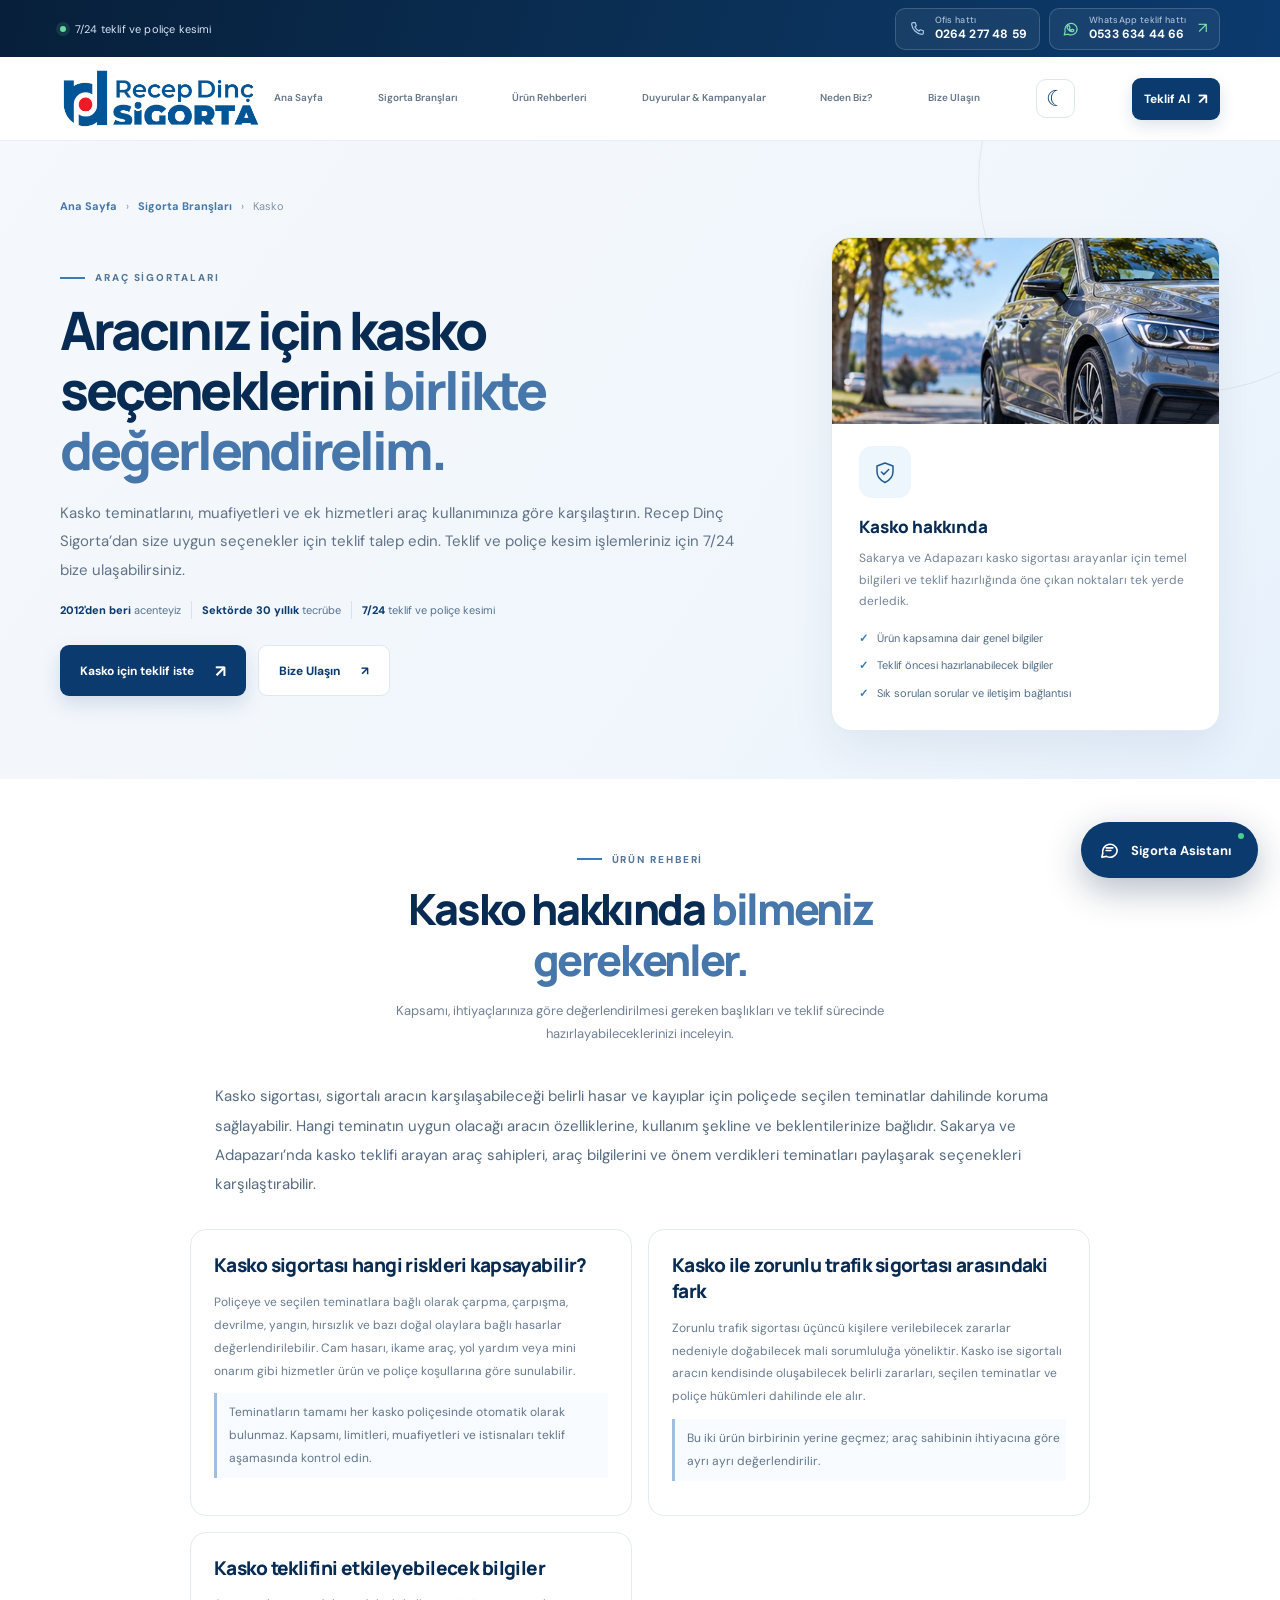
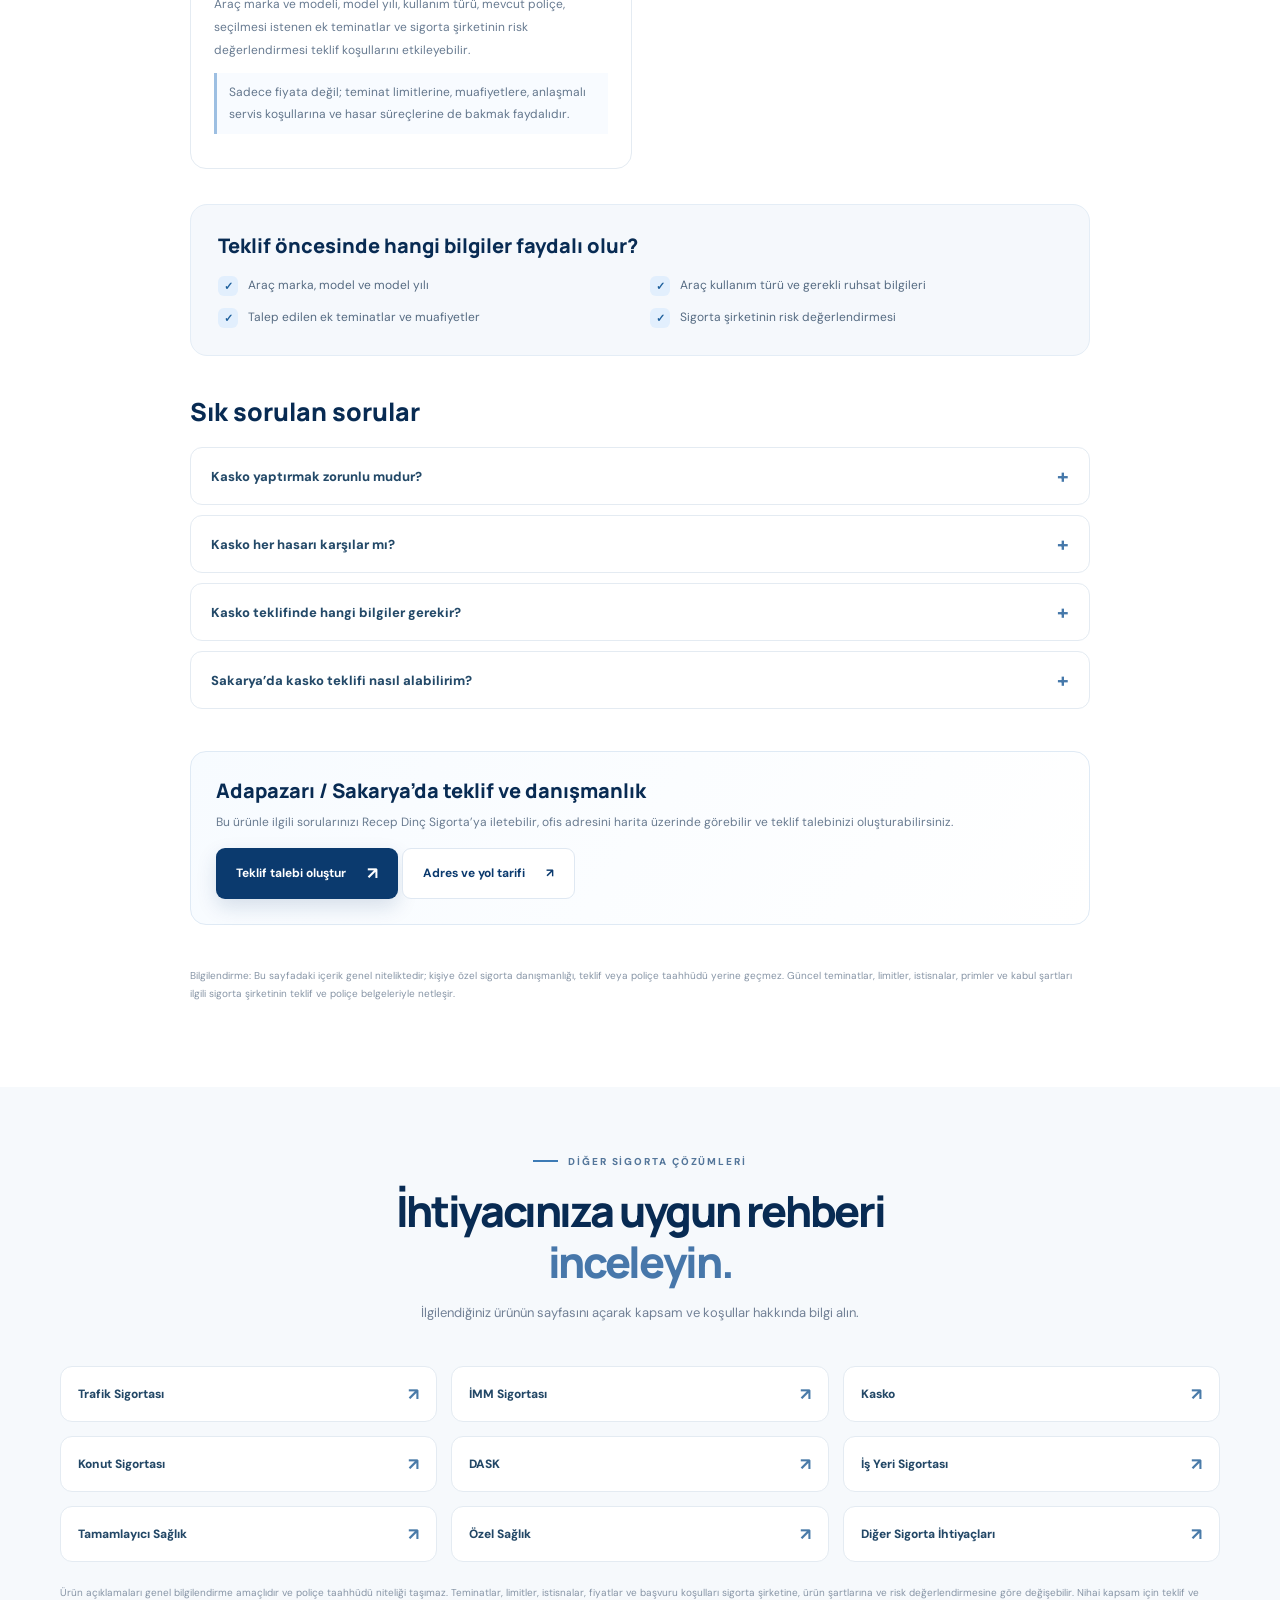
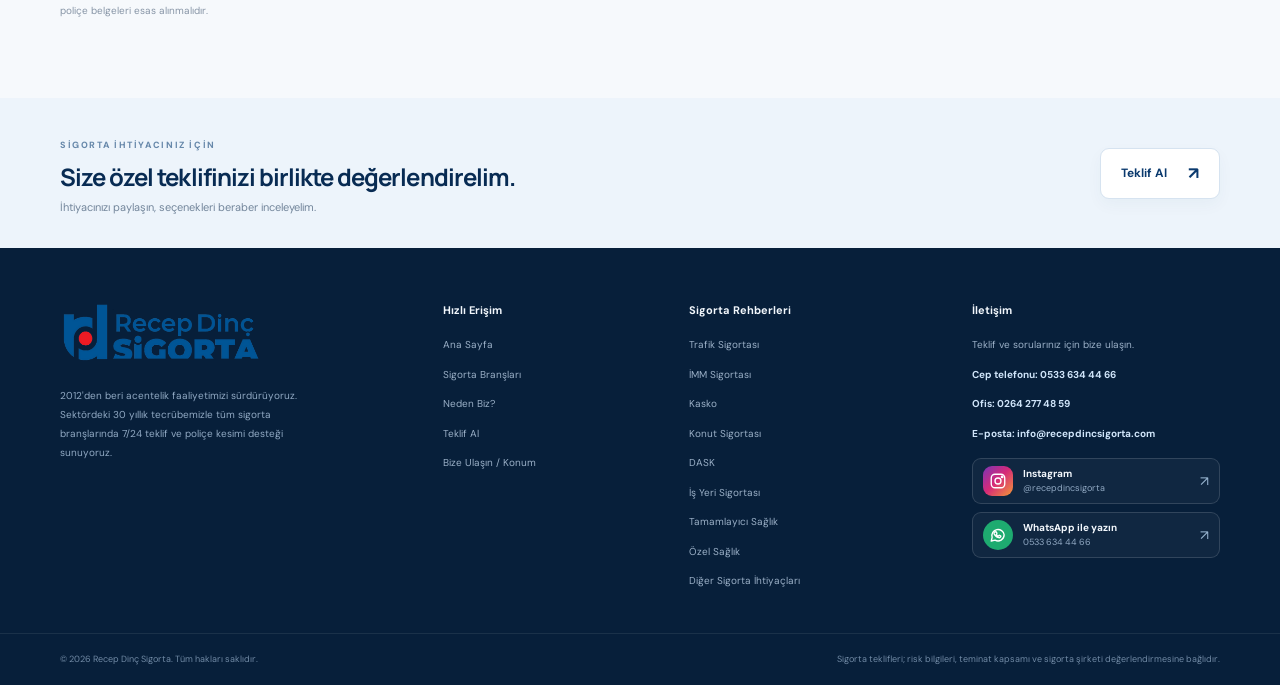
<file: kasko-sigortasi.html>
<!DOCTYPE html>

<html lang="tr">
<head>
<meta charset="utf-8"/>
<meta content="width=device-width, initial-scale=1" name="viewport"/>
<meta content="#F5F7FB" name="theme-color"/>
<meta content="Sakarya ve Adapazarı kasko sigortası seçeneklerini keşfedin. Araç bilgilerinize göre teminat, muafiyet ve ek hizmetleri değerlendirmek için teklif isteyin." name="description"/>
<meta content="index,follow,max-image-preview:large" name="robots"/>
<link href="https://www.recepdincsigorta.com/kasko-sigortasi.html" rel="canonical"/>
<meta content="website" property="og:type"/>
<meta content="tr_TR" property="og:locale"/>
<meta content="Recep Dinç Sigorta" property="og:site_name"/>
<meta content="Sakarya Kasko Sigortası Teklifi | Recep Dinç Sigorta" property="og:title"/>
<meta content="Sakarya ve Adapazarı kasko sigortası seçeneklerini keşfedin. Araç bilgilerinize göre teminat, muafiyet ve ek hizmetleri değerlendirmek için teklif isteyin." property="og:description"/>
<meta content="https://www.recepdincsigorta.com/kasko-sigortasi.html" property="og:url"/>
<title>Sakarya Kasko Sigortası Teklifi | Recep Dinç Sigorta</title>
<link href="https://fonts.googleapis.com" rel="preconnect"/>
<link crossorigin="" href="https://fonts.gstatic.com" rel="preconnect"/>
<link href="https://fonts.googleapis.com/css2?family=DM+Sans:wght@400;500;600;700&amp;family=Manrope:wght@400;500;600;700;800&amp;display=swap" rel="stylesheet"/>
<link href="style.css" rel="stylesheet">
<script type="application/ld+json">{"@context":"https://schema.org","@graph":[{"@type":"InsuranceAgency","@id":"https://www.recepdincsigorta.com/#organization","name":"Recep Dinç Sigorta","url":"https://www.recepdincsigorta.com/","sameAs":["https://www.instagram.com/recepdincsigorta/"],"telephone":"+902642774859","email":"info@recepdincsigorta.com","contactPoint":{"@type":"ContactPoint","telephone":"+905336344466","email":"info@recepdincsigorta.com","contactType":"customer service","availableLanguage":"Turkish"},"address":{"@type":"PostalAddress","streetAddress":"Orta Mahalle Soğan Pazarı Caddesi No:57/101","addressLocality":"Adapazarı","addressRegion":"Sakarya","addressCountry":"TR"}},{"@type":"WebPage","@id":"https://www.recepdincsigorta.com/kasko-sigortasi.html#webpage","url":"https://www.recepdincsigorta.com/kasko-sigortasi.html","name":"Sakarya Kasko Sigortası Teklifi | Recep Dinç Sigorta","description":"Sakarya ve Adapazarı kasko sigortası seçeneklerini keşfedin. Araç bilgilerinize göre teminat, muafiyet ve ek hizmetleri değerlendirmek için teklif isteyin.","inLanguage":"tr-TR","breadcrumb":{"@id":"https://www.recepdincsigorta.com/kasko-sigortasi.html#breadcrumb"}},{"@type":"BreadcrumbList","@id":"https://www.recepdincsigorta.com/kasko-sigortasi.html#breadcrumb","itemListElement":[{"@type":"ListItem","position":1,"name":"Ana Sayfa","item":"https://www.recepdincsigorta.com/"},{"@type":"ListItem","position":2,"name":"Kasko","item":"https://www.recepdincsigorta.com/kasko-sigortasi.html"}]},{"@type":"Service","name":"Kasko Sigortası","serviceType":"Kasko Sigortası","description":"Sakarya ve Adapazarı kasko sigortası seçeneklerini keşfedin. Araç bilgilerinize göre teminat, muafiyet ve ek hizmetleri değerlendirmek için teklif isteyin.","provider":{"@id":"https://www.recepdincsigorta.com/#organization"},"areaServed":[{"@type":"City","name":"Adapazarı"},{"@type":"AdministrativeArea","name":"Sakarya"}]},{"@type":"FAQPage","mainEntity":[{"@type":"Question","name":"Kasko yaptırmak zorunlu mudur?","acceptedAnswer":{"@type":"Answer","text":"Kasko genel olarak isteğe bağlı bir sigortadır. İhtiyaç, araç değeri ve kişisel risk tercihi doğrultusunda değerlendirilebilir."}},{"@type":"Question","name":"Kasko her hasarı karşılar mı?","acceptedAnswer":{"@type":"Answer","text":"Hayır. Kapsam; seçilen teminatlara, poliçedeki limitlere, muafiyetlere ve istisnalara bağlıdır. Teklif ve poliçe şartları dikkatle incelenmelidir."}},{"@type":"Question","name":"Kasko teklifinde hangi bilgiler gerekir?","acceptedAnswer":{"@type":"Answer","text":"Genellikle araç marka-modeli, model yılı, plaka ve ruhsat bilgileri ile mevcut poliçe bilgileri istenebilir. Gerekli ayrıntılar teklif sırasında netleştirilir."}},{"@type":"Question","name":"Sakarya’da kasko teklifi nasıl alabilirim?","acceptedAnswer":{"@type":"Answer","text":"Bu sayfadaki teklif bağlantısından ana sayfa formuna geçerek Kasko seçeneğiyle talebinizi iletebilirsiniz."}}]}]}</script>
</link><script id="theme-initializer">(function(){try{var t=localStorage.getItem('recepDincTheme');document.documentElement.setAttribute('data-theme',t==='dark'?'dark':'light')}catch(e){document.documentElement.setAttribute('data-theme','light')}})();</script>

<link rel="icon" type="image/png" sizes="256x256" href="assets/favicon.png">
<link rel="shortcut icon" href="favicon.ico">
<link rel="apple-touch-icon" href="assets/apple-touch-icon.png">
</head>
<body>
<div class="topline">
<div class="container topline-inner">
<span class="topline-message"><span class="status-dot"></span> 7/24 teklif ve poliçe kesimi</span>
<div aria-label="Hızlı iletişim bağlantıları" class="topline-actions">
<a aria-label="Ofis telefonunu ara: 0264 277 48 59" class="topline-phone" href="tel:+902642774859">
<svg aria-hidden="true" viewbox="0 0 24 24"><path d="M6.8 3.5h2.8l1.4 4.2-1.8 1.6a14.1 14.1 0 0 0 5.5 5.5l1.6-1.8 4.2 1.4v2.8c0 1.1-.9 2-2 2A15.8 15.8 0 0 1 4.8 5.5c0-1.1.9-2 2-2Z"></path></svg><span class="topline-copy"><small>Ofis hattı</small><strong>0264 277 48 59</strong></span>
</a>
<a aria-label="WhatsApp üzerinden yaz: 0533 634 44 66" class="topline-right" href="https://wa.me/905336344466?text=Merhaba%20Recep%20Din%C3%A7%20Sigorta" rel="noopener noreferrer" target="_blank">
<svg aria-hidden="true" viewbox="0 0 24 24"><path d="M20.2 11.7a8.2 8.2 0 0 1-12.1 7.2L3 20l1.2-4.9A8.2 8.2 0 1 1 20.2 11.7Z"></path><path d="M8.2 8.1c.2-.4.4-.5.7-.5h.5c.2 0 .3.1.4.4l.8 1.7c.1.2.1.4-.1.6l-.6.7c-.2.2-.2.4 0 .6.5.7 1.2 1.4 2 1.8.2.1.4.1.6-.1l.8-.8c.2-.2.4-.2.6-.1l1.6.8c.2.1.3.2.3.4 0 .3-.2 1-.7 1.4-.5.4-1.2.7-1.9.6-.7-.1-1.7-.4-2.8-1.1-1.6-1-2.7-2.4-3-2.9-.3-.5-.7-1.2-.7-1.9s.3-1.3.7-1.7Z"></path></svg><span class="topline-copy"><small>WhatsApp teklif hattı</small><strong>0533 634 44 66</strong></span><span aria-hidden="true" class="topline-arrow">↗</span>
</a>
</div>
</div>
</div>
<header class="site-header"><div class="container nav-wrap"><a aria-label="Recep Dinç Sigorta ana sayfa" class="brand" href="index.html#anasayfa"><img alt="Recep Dinç Sigorta" class="brand-logo" src="assets/recep-dinc-sigorta-logo.png"/></a><button aria-controls="mainNav" aria-expanded="false" aria-label="Menüyü aç" class="menu-toggle" id="menuToggle"><span></span><span></span><span></span></button><nav aria-label="Ana menü" class="main-nav" id="mainNav"><a class="nav-link" href="index.html#anasayfa">Ana Sayfa</a><a class="nav-link" href="index.html#sigortalar">Sigorta Branşları</a><a class="nav-link" href="index.html#urun-detaylari">Ürün Rehberleri</a><a class="nav-link" href="duyurular.html">Duyurular &amp; Kampanyalar</a><a class="nav-link" href="index.html#neden-biz">Neden Biz?</a><a class="nav-link" href="bize-ulasin.html">Bize Ulaşın</a><button class="theme-toggle" id="themeToggle" type="button" aria-label="Koyu temaya geç" aria-pressed="false" title="Tema değiştir"><span aria-hidden="true" class="theme-toggle-icon">☾</span><span class="theme-toggle-label">Koyu tema</span></button><a class="nav-cta" href="index.html?branch=Kasko#teklif">Teklif Al <span aria-hidden="true">↗</span></a></nav></div></header>
<main>
<section class="product-hero">
<div class="container">
<div class="product-breadcrumb"><a href="index.html">Ana Sayfa</a><span>›</span><a href="index.html#sigortalar">Sigorta Branşları</a><span>›</span><span>Kasko</span></div>
<div class="product-hero-grid">
<div>
<div class="eyebrow"><span class="eyebrow-line"></span> ARAÇ SİGORTALARI</div>
<h1>Aracınız için kasko seçeneklerini <span>birlikte değerlendirelim.</span></h1>
<p class="product-hero-lead">Kasko teminatlarını, muafiyetleri ve ek hizmetleri araç kullanımınıza göre karşılaştırın. Recep Dinç Sigorta’dan size uygun seçenekler için teklif talep edin. Teklif ve poliçe kesim işlemleriniz için 7/24 bize ulaşabilirsiniz.</p><div class="experience-inline" aria-label="Acentelik ve sektör tecrübesi"><span><strong>2012'den beri</strong> acenteyiz</span><span class="experience-divider" aria-hidden="true"></span><span><strong>Sektörde 30 yıllık</strong> tecrübe</span><span class="experience-divider" aria-hidden="true"></span><span><strong>7/24</strong> teklif ve poliçe kesimi</span></div>
<div class="product-hero-actions"><a class="btn btn-primary" href="index.html?branch=Kasko#teklif">Kasko için teklif iste <span aria-hidden="true">↗</span></a><a class="btn btn-secondary" href="bize-ulasin.html">Bize Ulaşın <span aria-hidden="true">↗</span></a></div>
</div>
<aside class="product-hero-card"><div class="product-hero-photo"><img src="assets/products/kasko.jpg" alt="Kasko sigortası için modern otomobil" width="640" height="420" fetchpriority="high"/></div>
<span aria-hidden="true" class="card-icon"><svg fill="none" stroke="currentColor" stroke-linecap="round" stroke-linejoin="round" stroke-width="1.5" viewbox="0 0 24 24"><path d="M12 3 20 6v5.5c0 5.1-3.1 8.7-8 11-4.9-2.3-8-5.9-8-11V6l8-3Z"></path><path d="m8.4 12 2.4 2.4 4.9-4.9"></path></svg></span>
<h2>Kasko hakkında</h2>
<p>Sakarya ve Adapazarı kasko sigortası arayanlar için temel bilgileri ve teklif hazırlığında öne çıkan noktaları tek yerde derledik.</p>
<ul><li>Ürün kapsamına dair genel bilgiler</li><li>Teklif öncesi hazırlanabilecek bilgiler</li><li>Sık sorulan sorular ve iletişim bağlantısı</li></ul>
</aside>
</div>
</div>
</section>
<section class="product-content-section">
<div class="container product-content-wrap">
<div class="section-heading centered"><div class="eyebrow"><span class="eyebrow-line"></span> ÜRÜN REHBERİ</div><h2>Kasko hakkında <span>bilmeniz gerekenler.</span></h2><p>Kapsamı, ihtiyaçlarınıza göre değerlendirilmesi gereken başlıkları ve teklif sürecinde hazırlayabileceklerinizi inceleyin.</p></div>
<p class="product-intro">Kasko sigortası, sigortalı aracın karşılaşabileceği belirli hasar ve kayıplar için poliçede seçilen teminatlar dahilinde koruma sağlayabilir. Hangi teminatın uygun olacağı aracın özelliklerine, kullanım şekline ve beklentilerinize bağlıdır. Sakarya ve Adapazarı’nda kasko teklifi arayan araç sahipleri, araç bilgilerini ve önem verdikleri teminatları paylaşarak seçenekleri karşılaştırabilir.</p>
<div class="product-article-grid"><article class="product-article-card"><h2>Kasko sigortası hangi riskleri kapsayabilir?</h2><p>Poliçeye ve seçilen teminatlara bağlı olarak çarpma, çarpışma, devrilme, yangın, hırsızlık ve bazı doğal olaylara bağlı hasarlar değerlendirilebilir. Cam hasarı, ikame araç, yol yardım veya mini onarım gibi hizmetler ürün ve poliçe koşullarına göre sunulabilir.</p><p class="article-note">Teminatların tamamı her kasko poliçesinde otomatik olarak bulunmaz. Kapsamı, limitleri, muafiyetleri ve istisnaları teklif aşamasında kontrol edin.</p></article><article class="product-article-card"><h2>Kasko ile zorunlu trafik sigortası arasındaki fark</h2><p>Zorunlu trafik sigortası üçüncü kişilere verilebilecek zararlar nedeniyle doğabilecek mali sorumluluğa yöneliktir. Kasko ise sigortalı aracın kendisinde oluşabilecek belirli zararları, seçilen teminatlar ve poliçe hükümleri dahilinde ele alır.</p><p class="article-note">Bu iki ürün birbirinin yerine geçmez; araç sahibinin ihtiyacına göre ayrı ayrı değerlendirilir.</p></article><article class="product-article-card"><h2>Kasko teklifini etkileyebilecek bilgiler</h2><p>Araç marka ve modeli, model yılı, kullanım türü, mevcut poliçe, seçilmesi istenen ek teminatlar ve sigorta şirketinin risk değerlendirmesi teklif koşullarını etkileyebilir.</p><p class="article-note">Sadece fiyata değil; teminat limitlerine, muafiyetlere, anlaşmalı servis koşullarına ve hasar süreçlerine de bakmak faydalıdır.</p></article></div>
<section aria-labelledby="factor-title" class="product-factors"><h2 id="factor-title">Teklif öncesinde hangi bilgiler faydalı olur?</h2><ul class="product-factor-list"><li>Araç marka, model ve model yılı</li><li>Araç kullanım türü ve gerekli ruhsat bilgileri</li><li>Talep edilen ek teminatlar ve muafiyetler</li><li>Sigorta şirketinin risk değerlendirmesi</li></ul></section>
<section aria-labelledby="faq-title" class="product-faq"><h2 id="faq-title">Sık sorulan sorular</h2><details><summary>Kasko yaptırmak zorunlu mudur?</summary><p>Kasko genel olarak isteğe bağlı bir sigortadır. İhtiyaç, araç değeri ve kişisel risk tercihi doğrultusunda değerlendirilebilir.</p></details><details><summary>Kasko her hasarı karşılar mı?</summary><p>Hayır. Kapsam; seçilen teminatlara, poliçedeki limitlere, muafiyetlere ve istisnalara bağlıdır. Teklif ve poliçe şartları dikkatle incelenmelidir.</p></details><details><summary>Kasko teklifinde hangi bilgiler gerekir?</summary><p>Genellikle araç marka-modeli, model yılı, plaka ve ruhsat bilgileri ile mevcut poliçe bilgileri istenebilir. Gerekli ayrıntılar teklif sırasında netleştirilir.</p></details><details><summary>Sakarya’da kasko teklifi nasıl alabilirim?</summary><p>Bu sayfadaki teklif bağlantısından ana sayfa formuna geçerek Kasko seçeneğiyle talebinizi iletebilirsiniz.</p></details></section>
<div class="product-local-panel"><h2>Adapazarı / Sakarya’da teklif ve danışmanlık</h2><p>Bu ürünle ilgili sorularınızı Recep Dinç Sigorta’ya iletebilir, ofis adresini harita üzerinde görebilir ve teklif talebinizi oluşturabilirsiniz.</p><a class="btn btn-primary" href="index.html?branch=Kasko#teklif">Teklif talebi oluştur <span aria-hidden="true">↗</span></a> <a class="btn btn-secondary" href="bize-ulasin.html">Adres ve yol tarifi <span aria-hidden="true">↗</span></a></div>
<p class="product-disclaimer">Bilgilendirme: Bu sayfadaki içerik genel niteliktedir; kişiye özel sigorta danışmanlığı, teklif veya poliçe taahhüdü yerine geçmez. Güncel teminatlar, limitler, istisnalar, primler ve kabul şartları ilgili sigorta şirketinin teklif ve poliçe belgeleriyle netleşir.</p>
</div>
</section>
</main>
<section class="product-related"><div class="container"><div class="section-heading centered"><div class="eyebrow"><span class="eyebrow-line"></span> DİĞER SİGORTA ÇÖZÜMLERİ</div><h2>İhtiyacınıza uygun rehberi <span>inceleyin.</span></h2><p>İlgilendiğiniz ürünün sayfasını açarak kapsam ve koşullar hakkında bilgi alın.</p></div><div class="product-related-grid"><a class="product-related-link" href="trafik-sigortasi.html">Trafik Sigortası<span aria-hidden="true">↗</span></a><a class="product-related-link" href="imm-sigortasi.html">İMM Sigortası<span aria-hidden="true">↗</span></a><a class="product-related-link" href="kasko-sigortasi.html">Kasko<span aria-hidden="true">↗</span></a><a class="product-related-link" href="konut-sigortasi.html">Konut Sigortası<span aria-hidden="true">↗</span></a><a class="product-related-link" href="dask.html">DASK<span aria-hidden="true">↗</span></a><a class="product-related-link" href="is-yeri-sigortasi.html">İş Yeri Sigortası<span aria-hidden="true">↗</span></a><a class="product-related-link" href="tamamlayici-saglik-sigortasi.html">Tamamlayıcı Sağlık<span aria-hidden="true">↗</span></a><a class="product-related-link" href="ozel-saglik-sigortasi.html">Özel Sağlık<span aria-hidden="true">↗</span></a><a class="product-related-link" href="diger-sigorta-cozumleri.html">Diğer Sigorta İhtiyaçları<span aria-hidden="true">↗</span></a></div><p class="product-disclaimer">Ürün açıklamaları genel bilgilendirme amaçlıdır ve poliçe taahhüdü niteliği taşımaz. Teminatlar, limitler, istisnalar, fiyatlar ve başvuru koşulları sigorta şirketine, ürün şartlarına ve risk değerlendirmesine göre değişebilir. Nihai kapsam için teklif ve poliçe belgeleri esas alınmalıdır.</p></div></section>
<section class="closing-section"><div class="container closing-inner"><div><span class="closing-kicker">SİGORTA İHTİYACINIZ İÇİN</span><h2>Size özel teklifinizi birlikte değerlendirelim.</h2><p>İhtiyacınızı paylaşın, seçenekleri beraber inceleyelim.</p></div><a class="btn btn-white" href="index.html?branch=Kasko#teklif">Teklif Al <span aria-hidden="true">↗</span></a></div></section>
<footer class="site-footer"><div class="container footer-main"><div class="footer-brand-block"><a aria-label="Recep Dinç Sigorta ana sayfa" class="brand brand-footer" href="index.html#anasayfa"><img alt="Recep Dinç Sigorta" class="brand-logo" src="assets/recep-dinc-sigorta-logo.png"/></a><p>2012'den beri acentelik faaliyetimizi sürdürüyoruz. Sektördeki 30 yıllık tecrübemizle tüm sigorta branşlarında 7/24 teklif ve poliçe kesimi desteği sunuyoruz.</p></div><div class="footer-column"><h4>Hızlı Erişim</h4><a href="index.html#anasayfa">Ana Sayfa</a><a href="index.html#sigortalar">Sigorta Branşları</a><a href="index.html#neden-biz">Neden Biz?</a><a href="index.html?branch=Kasko#teklif">Teklif Al</a><a href="bize-ulasin.html">Bize Ulaşın / Konum</a></div><div class="footer-column"><h4>Sigorta Rehberleri</h4><a href="trafik-sigortasi.html">Trafik Sigortası</a><a href="imm-sigortasi.html">İMM Sigortası</a><a href="kasko-sigortasi.html">Kasko</a><a href="konut-sigortasi.html">Konut Sigortası</a><a href="dask.html">DASK</a><a href="is-yeri-sigortasi.html">İş Yeri Sigortası</a><a href="tamamlayici-saglik-sigortasi.html">Tamamlayıcı Sağlık</a><a href="ozel-saglik-sigortasi.html">Özel Sağlık</a><a href="diger-sigorta-cozumleri.html">Diğer Sigorta İhtiyaçları</a></div><div class="footer-column footer-contact"><h4>İletişim</h4><p>Teklif ve sorularınız için bize ulaşın.</p><a class="footer-contact-link footer-direct-link" href="tel:+905336344466">Cep telefonu: 0533 634 44 66</a><a class="footer-contact-link footer-direct-link" href="tel:+902642774859">Ofis: 0264 277 48 59</a><a class="footer-contact-link footer-direct-link" href="mailto:info@recepdincsigorta.com">E-posta: info@recepdincsigorta.com</a><div class="footer-social-actions" aria-label="Sosyal medya ve hızlı iletişim">
<a class="footer-social-button footer-instagram-button" href="https://www.instagram.com/recepdincsigorta/" aria-label="Instagram sayfamız: recepdincsigorta" rel="noopener noreferrer" target="_blank">
<span class="social-icon instagram-icon" aria-hidden="true"><svg viewBox="0 0 24 24"><rect x="3" y="3" width="18" height="18" rx="5"></rect><circle cx="12" cy="12" r="4"></circle><circle cx="17.5" cy="6.5" r="1"></circle></svg></span>
<span class="social-copy"><strong>Instagram</strong><small>@recepdincsigorta</small></span><span class="social-arrow" aria-hidden="true">↗</span>
</a>
<button class="footer-social-button footer-whatsapp" id="footerWhatsapp" type="button">
<span class="social-icon whatsapp-icon" aria-hidden="true"><svg viewBox="0 0 24 24"><path d="M20.2 11.7a8.2 8.2 0 0 1-12.1 7.2L3 20l1.2-4.9A8.2 8.2 0 1 1 20.2 11.7Z"></path><path d="M8.2 8.1c.2-.4.4-.5.7-.5h.5c.2 0 .3.1.4.4l.8 1.7c.1.2.1.4-.1.6l-.6.7c-.2.2-.2.4 0 .6.5.7 1.2 1.4 2 1.8.2.1.4.1.6-.1l.8-.8c.2-.2.4-.2.6-.1l1.6.8c.2.1.3.2.3.4 0 .3-.2 1-.7 1.4-.5.4-1.2.7-1.9.6-.7-.1-1.7-.4-2.8-1.1-1.6-1-2.7-2.4-3-2.9-.3-.5-.7-1.2-.7-1.9s.3-1.3.7-1.7Z"></path></svg></span>
<span class="social-copy"><strong>WhatsApp ile yazın</strong><small>0533 634 44 66</small></span><span class="social-arrow" aria-hidden="true">↗</span>
</button>
</div></div></div><div class="footer-bottom"><div class="container footer-bottom-inner"><span>© <span id="year"></span> Recep Dinç Sigorta. Tüm hakları saklıdır.</span><span class="footer-legal">Sigorta teklifleri; risk bilgileri, teminat kapsamı ve sigorta şirketi değerlendirmesine bağlıdır.</span></div></div></footer><div aria-live="polite" class="toast" id="toast" role="status"></div><script src="script.js"></script>
<script src="chatbot.js" defer></script>
</body>
</html>
</file>
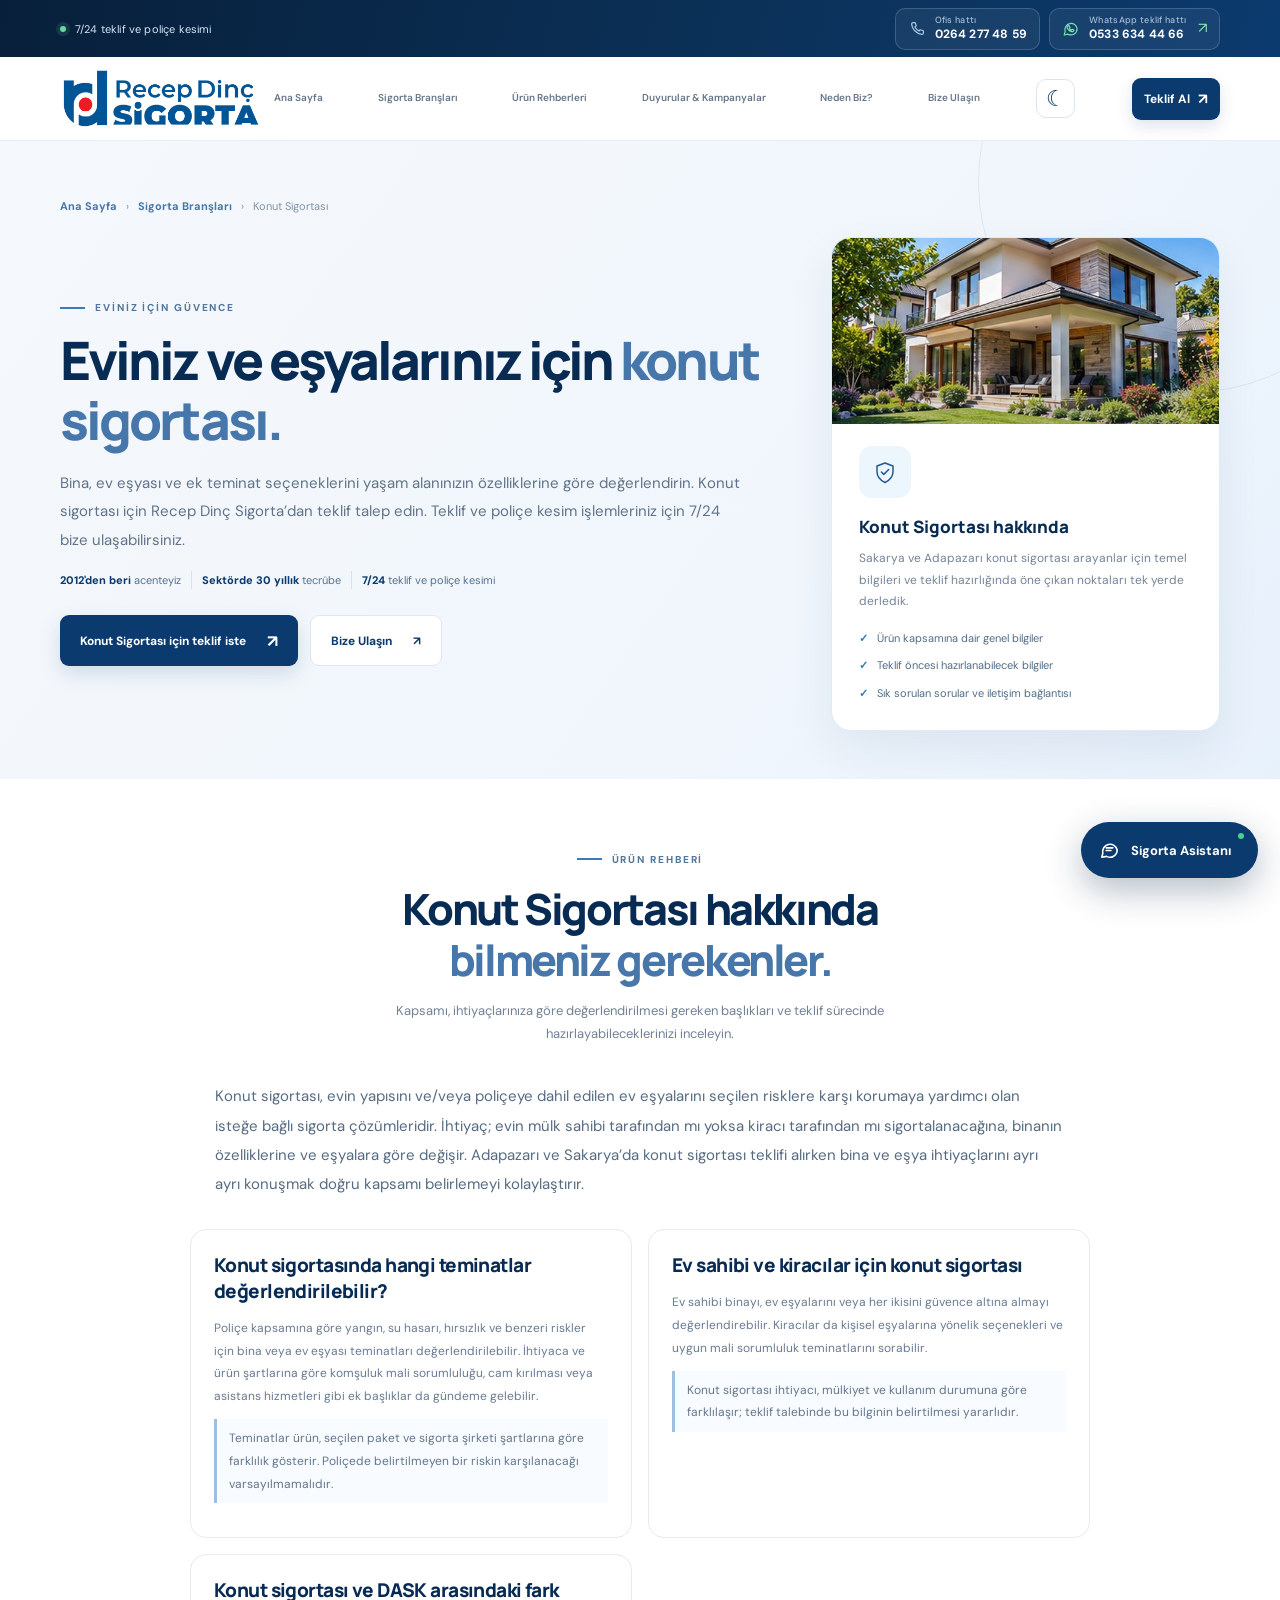
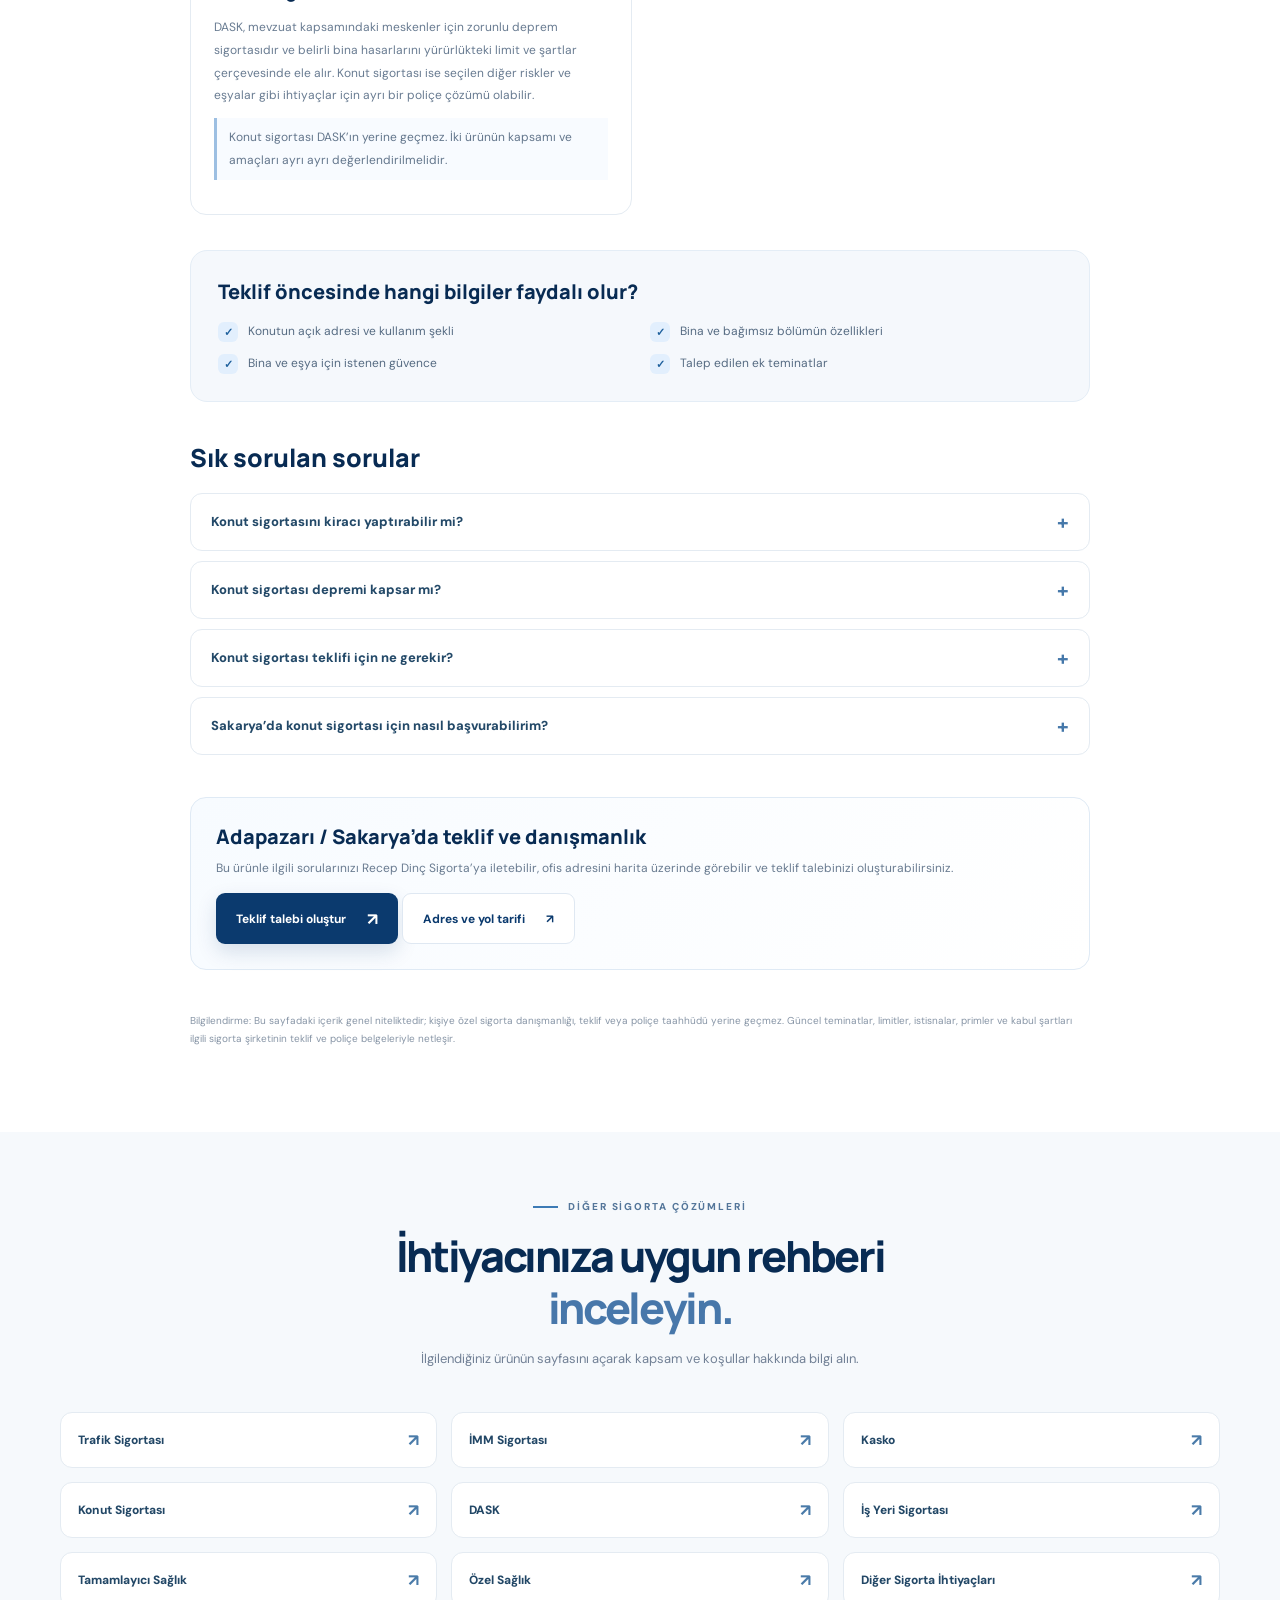
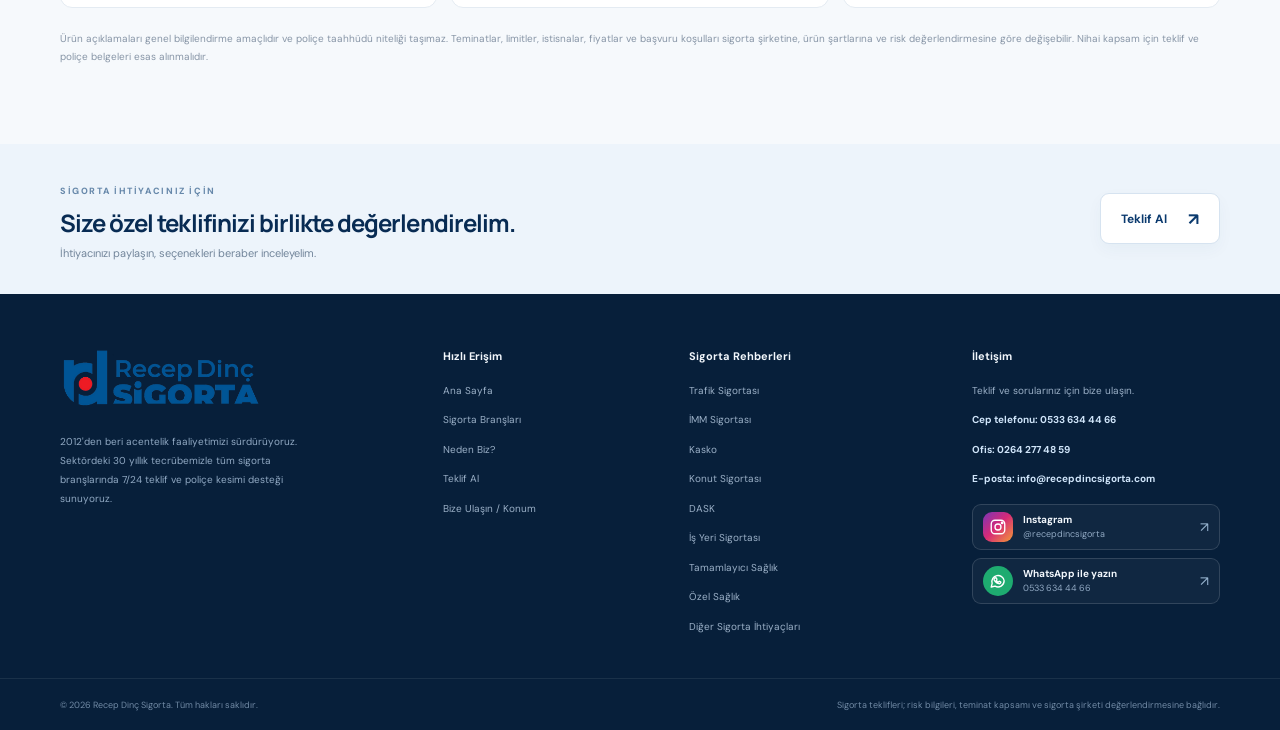
<file: konut-sigortasi.html>
<!DOCTYPE html>

<html lang="tr">
<head>
<meta charset="utf-8"/>
<meta content="width=device-width, initial-scale=1" name="viewport"/>
<meta content="#F5F7FB" name="theme-color"/>
<meta content="Sakarya ve Adapazarı konut sigortası hakkında bilgi alın. Bina, ev eşyası ve ek teminat seçeneklerini ihtiyacınıza göre değerlendirmek için teklif isteyin." name="description"/>
<meta content="index,follow,max-image-preview:large" name="robots"/>
<link href="https://www.recepdincsigorta.com/konut-sigortasi.html" rel="canonical"/>
<meta content="website" property="og:type"/>
<meta content="tr_TR" property="og:locale"/>
<meta content="Recep Dinç Sigorta" property="og:site_name"/>
<meta content="Sakarya Konut Sigortası Teklifi | Recep Dinç Sigorta" property="og:title"/>
<meta content="Sakarya ve Adapazarı konut sigortası hakkında bilgi alın. Bina, ev eşyası ve ek teminat seçeneklerini ihtiyacınıza göre değerlendirmek için teklif isteyin." property="og:description"/>
<meta content="https://www.recepdincsigorta.com/konut-sigortasi.html" property="og:url"/>
<title>Sakarya Konut Sigortası Teklifi | Recep Dinç Sigorta</title>
<link href="https://fonts.googleapis.com" rel="preconnect"/>
<link crossorigin="" href="https://fonts.gstatic.com" rel="preconnect"/>
<link href="https://fonts.googleapis.com/css2?family=DM+Sans:wght@400;500;600;700&amp;family=Manrope:wght@400;500;600;700;800&amp;display=swap" rel="stylesheet"/>
<link href="style.css" rel="stylesheet">
<script type="application/ld+json">{"@context":"https://schema.org","@graph":[{"@type":"InsuranceAgency","@id":"https://www.recepdincsigorta.com/#organization","name":"Recep Dinç Sigorta","url":"https://www.recepdincsigorta.com/","sameAs":["https://www.instagram.com/recepdincsigorta/"],"telephone":"+902642774859","email":"info@recepdincsigorta.com","contactPoint":{"@type":"ContactPoint","telephone":"+905336344466","email":"info@recepdincsigorta.com","contactType":"customer service","availableLanguage":"Turkish"},"address":{"@type":"PostalAddress","streetAddress":"Orta Mahalle Soğan Pazarı Caddesi No:57/101","addressLocality":"Adapazarı","addressRegion":"Sakarya","addressCountry":"TR"}},{"@type":"WebPage","@id":"https://www.recepdincsigorta.com/konut-sigortasi.html#webpage","url":"https://www.recepdincsigorta.com/konut-sigortasi.html","name":"Sakarya Konut Sigortası Teklifi | Recep Dinç Sigorta","description":"Sakarya ve Adapazarı konut sigortası hakkında bilgi alın. Bina, ev eşyası ve ek teminat seçeneklerini ihtiyacınıza göre değerlendirmek için teklif isteyin.","inLanguage":"tr-TR","breadcrumb":{"@id":"https://www.recepdincsigorta.com/konut-sigortasi.html#breadcrumb"}},{"@type":"BreadcrumbList","@id":"https://www.recepdincsigorta.com/konut-sigortasi.html#breadcrumb","itemListElement":[{"@type":"ListItem","position":1,"name":"Ana Sayfa","item":"https://www.recepdincsigorta.com/"},{"@type":"ListItem","position":2,"name":"Konut Sigortası","item":"https://www.recepdincsigorta.com/konut-sigortasi.html"}]},{"@type":"Service","name":"Konut Sigortası","serviceType":"Konut Sigortası","description":"Sakarya ve Adapazarı konut sigortası hakkında bilgi alın. Bina, ev eşyası ve ek teminat seçeneklerini ihtiyacınıza göre değerlendirmek için teklif isteyin.","provider":{"@id":"https://www.recepdincsigorta.com/#organization"},"areaServed":[{"@type":"City","name":"Adapazarı"},{"@type":"AdministrativeArea","name":"Sakarya"}]},{"@type":"FAQPage","mainEntity":[{"@type":"Question","name":"Konut sigortasını kiracı yaptırabilir mi?","acceptedAnswer":{"@type":"Answer","text":"Kiracılar ev eşyaları ve kendileri için uygun olabilecek teminatları değerlendirebilir. Sunulabilecek kapsam seçilen ürüne ve sigorta şirketine bağlıdır."}},{"@type":"Question","name":"Konut sigortası depremi kapsar mı?","acceptedAnswer":{"@type":"Answer","text":"Deprem ve buna bağlı zararların kapsamı poliçe türüne ve seçilen teminatlara bağlıdır. Zorunlu deprem sigortası DASK ayrı bir üründür; konut poliçesinin şartları ayrıca kontrol edilmelidir."}},{"@type":"Question","name":"Konut sigortası teklifi için ne gerekir?","acceptedAnswer":{"@type":"Answer","text":"Açık adres, konutun kullanım şekli, bina özellikleri ve sigortalanması istenen eşyalar hakkında bilgi teklifin hazırlanmasına yardımcı olabilir."}},{"@type":"Question","name":"Sakarya’da konut sigortası için nasıl başvurabilirim?","acceptedAnswer":{"@type":"Answer","text":"Ana sayfadaki teklif formundan Konut Sigortası seçeneğini seçerek talebinizi iletebilirsiniz."}}]}]}</script>
</link><script id="theme-initializer">(function(){try{var t=localStorage.getItem('recepDincTheme');document.documentElement.setAttribute('data-theme',t==='dark'?'dark':'light')}catch(e){document.documentElement.setAttribute('data-theme','light')}})();</script>

<link rel="icon" type="image/png" sizes="256x256" href="assets/favicon.png">
<link rel="shortcut icon" href="favicon.ico">
<link rel="apple-touch-icon" href="assets/apple-touch-icon.png">
</head>
<body>
<div class="topline">
<div class="container topline-inner">
<span class="topline-message"><span class="status-dot"></span> 7/24 teklif ve poliçe kesimi</span>
<div aria-label="Hızlı iletişim bağlantıları" class="topline-actions">
<a aria-label="Ofis telefonunu ara: 0264 277 48 59" class="topline-phone" href="tel:+902642774859">
<svg aria-hidden="true" viewbox="0 0 24 24"><path d="M6.8 3.5h2.8l1.4 4.2-1.8 1.6a14.1 14.1 0 0 0 5.5 5.5l1.6-1.8 4.2 1.4v2.8c0 1.1-.9 2-2 2A15.8 15.8 0 0 1 4.8 5.5c0-1.1.9-2 2-2Z"></path></svg><span class="topline-copy"><small>Ofis hattı</small><strong>0264 277 48 59</strong></span>
</a>
<a aria-label="WhatsApp üzerinden yaz: 0533 634 44 66" class="topline-right" href="https://wa.me/905336344466?text=Merhaba%20Recep%20Din%C3%A7%20Sigorta" rel="noopener noreferrer" target="_blank">
<svg aria-hidden="true" viewbox="0 0 24 24"><path d="M20.2 11.7a8.2 8.2 0 0 1-12.1 7.2L3 20l1.2-4.9A8.2 8.2 0 1 1 20.2 11.7Z"></path><path d="M8.2 8.1c.2-.4.4-.5.7-.5h.5c.2 0 .3.1.4.4l.8 1.7c.1.2.1.4-.1.6l-.6.7c-.2.2-.2.4 0 .6.5.7 1.2 1.4 2 1.8.2.1.4.1.6-.1l.8-.8c.2-.2.4-.2.6-.1l1.6.8c.2.1.3.2.3.4 0 .3-.2 1-.7 1.4-.5.4-1.2.7-1.9.6-.7-.1-1.7-.4-2.8-1.1-1.6-1-2.7-2.4-3-2.9-.3-.5-.7-1.2-.7-1.9s.3-1.3.7-1.7Z"></path></svg><span class="topline-copy"><small>WhatsApp teklif hattı</small><strong>0533 634 44 66</strong></span><span aria-hidden="true" class="topline-arrow">↗</span>
</a>
</div>
</div>
</div>
<header class="site-header"><div class="container nav-wrap"><a aria-label="Recep Dinç Sigorta ana sayfa" class="brand" href="index.html#anasayfa"><img alt="Recep Dinç Sigorta" class="brand-logo" src="assets/recep-dinc-sigorta-logo.png"/></a><button aria-controls="mainNav" aria-expanded="false" aria-label="Menüyü aç" class="menu-toggle" id="menuToggle"><span></span><span></span><span></span></button><nav aria-label="Ana menü" class="main-nav" id="mainNav"><a class="nav-link" href="index.html#anasayfa">Ana Sayfa</a><a class="nav-link" href="index.html#sigortalar">Sigorta Branşları</a><a class="nav-link" href="index.html#urun-detaylari">Ürün Rehberleri</a><a class="nav-link" href="duyurular.html">Duyurular &amp; Kampanyalar</a><a class="nav-link" href="index.html#neden-biz">Neden Biz?</a><a class="nav-link" href="bize-ulasin.html">Bize Ulaşın</a><button class="theme-toggle" id="themeToggle" type="button" aria-label="Koyu temaya geç" aria-pressed="false" title="Tema değiştir"><span aria-hidden="true" class="theme-toggle-icon">☾</span><span class="theme-toggle-label">Koyu tema</span></button><a class="nav-cta" href="index.html?branch=Konut%20Sigortas%C4%B1#teklif">Teklif Al <span aria-hidden="true">↗</span></a></nav></div></header>
<main>
<section class="product-hero">
<div class="container">
<div class="product-breadcrumb"><a href="index.html">Ana Sayfa</a><span>›</span><a href="index.html#sigortalar">Sigorta Branşları</a><span>›</span><span>Konut Sigortası</span></div>
<div class="product-hero-grid">
<div>
<div class="eyebrow"><span class="eyebrow-line"></span> EVİNİZ İÇİN GÜVENCE</div>
<h1>Eviniz ve eşyalarınız için <span>konut sigortası.</span></h1>
<p class="product-hero-lead">Bina, ev eşyası ve ek teminat seçeneklerini yaşam alanınızın özelliklerine göre değerlendirin. Konut sigortası için Recep Dinç Sigorta’dan teklif talep edin. Teklif ve poliçe kesim işlemleriniz için 7/24 bize ulaşabilirsiniz.</p><div class="experience-inline" aria-label="Acentelik ve sektör tecrübesi"><span><strong>2012'den beri</strong> acenteyiz</span><span class="experience-divider" aria-hidden="true"></span><span><strong>Sektörde 30 yıllık</strong> tecrübe</span><span class="experience-divider" aria-hidden="true"></span><span><strong>7/24</strong> teklif ve poliçe kesimi</span></div>
<div class="product-hero-actions"><a class="btn btn-primary" href="index.html?branch=Konut%20Sigortas%C4%B1#teklif">Konut Sigortası için teklif iste <span aria-hidden="true">↗</span></a><a class="btn btn-secondary" href="bize-ulasin.html">Bize Ulaşın <span aria-hidden="true">↗</span></a></div>
</div>
<aside class="product-hero-card"><div class="product-hero-photo"><img src="assets/products/konut.jpg" alt="Konut sigortası için bahçeli müstakil ev" width="640" height="420" fetchpriority="high"/></div>
<span aria-hidden="true" class="card-icon"><svg fill="none" stroke="currentColor" stroke-linecap="round" stroke-linejoin="round" stroke-width="1.5" viewbox="0 0 24 24"><path d="M12 3 20 6v5.5c0 5.1-3.1 8.7-8 11-4.9-2.3-8-5.9-8-11V6l8-3Z"></path><path d="m8.4 12 2.4 2.4 4.9-4.9"></path></svg></span>
<h2>Konut Sigortası hakkında</h2>
<p>Sakarya ve Adapazarı konut sigortası arayanlar için temel bilgileri ve teklif hazırlığında öne çıkan noktaları tek yerde derledik.</p>
<ul><li>Ürün kapsamına dair genel bilgiler</li><li>Teklif öncesi hazırlanabilecek bilgiler</li><li>Sık sorulan sorular ve iletişim bağlantısı</li></ul>
</aside>
</div>
</div>
</section>
<section class="product-content-section">
<div class="container product-content-wrap">
<div class="section-heading centered"><div class="eyebrow"><span class="eyebrow-line"></span> ÜRÜN REHBERİ</div><h2>Konut Sigortası hakkında <span>bilmeniz gerekenler.</span></h2><p>Kapsamı, ihtiyaçlarınıza göre değerlendirilmesi gereken başlıkları ve teklif sürecinde hazırlayabileceklerinizi inceleyin.</p></div>
<p class="product-intro">Konut sigortası, evin yapısını ve/veya poliçeye dahil edilen ev eşyalarını seçilen risklere karşı korumaya yardımcı olan isteğe bağlı sigorta çözümleridir. İhtiyaç; evin mülk sahibi tarafından mı yoksa kiracı tarafından mı sigortalanacağına, binanın özelliklerine ve eşyalara göre değişir. Adapazarı ve Sakarya’da konut sigortası teklifi alırken bina ve eşya ihtiyaçlarını ayrı ayrı konuşmak doğru kapsamı belirlemeyi kolaylaştırır.</p>
<div class="product-article-grid"><article class="product-article-card"><h2>Konut sigortasında hangi teminatlar değerlendirilebilir?</h2><p>Poliçe kapsamına göre yangın, su hasarı, hırsızlık ve benzeri riskler için bina veya ev eşyası teminatları değerlendirilebilir. İhtiyaca ve ürün şartlarına göre komşuluk mali sorumluluğu, cam kırılması veya asistans hizmetleri gibi ek başlıklar da gündeme gelebilir.</p><p class="article-note">Teminatlar ürün, seçilen paket ve sigorta şirketi şartlarına göre farklılık gösterir. Poliçede belirtilmeyen bir riskin karşılanacağı varsayılmamalıdır.</p></article><article class="product-article-card"><h2>Ev sahibi ve kiracılar için konut sigortası</h2><p>Ev sahibi binayı, ev eşyalarını veya her ikisini güvence altına almayı değerlendirebilir. Kiracılar da kişisel eşyalarına yönelik seçenekleri ve uygun mali sorumluluk teminatlarını sorabilir.</p><p class="article-note">Konut sigortası ihtiyacı, mülkiyet ve kullanım durumuna göre farklılaşır; teklif talebinde bu bilginin belirtilmesi yararlıdır.</p></article><article class="product-article-card"><h2>Konut sigortası ve DASK arasındaki fark</h2><p>DASK, mevzuat kapsamındaki meskenler için zorunlu deprem sigortasıdır ve belirli bina hasarlarını yürürlükteki limit ve şartlar çerçevesinde ele alır. Konut sigortası ise seçilen diğer riskler ve eşyalar gibi ihtiyaçlar için ayrı bir poliçe çözümü olabilir.</p><p class="article-note">Konut sigortası DASK’ın yerine geçmez. İki ürünün kapsamı ve amaçları ayrı ayrı değerlendirilmelidir.</p></article></div>
<section aria-labelledby="factor-title" class="product-factors"><h2 id="factor-title">Teklif öncesinde hangi bilgiler faydalı olur?</h2><ul class="product-factor-list"><li>Konutun açık adresi ve kullanım şekli</li><li>Bina ve bağımsız bölümün özellikleri</li><li>Bina ve eşya için istenen güvence</li><li>Talep edilen ek teminatlar</li></ul></section>
<section aria-labelledby="faq-title" class="product-faq"><h2 id="faq-title">Sık sorulan sorular</h2><details><summary>Konut sigortasını kiracı yaptırabilir mi?</summary><p>Kiracılar ev eşyaları ve kendileri için uygun olabilecek teminatları değerlendirebilir. Sunulabilecek kapsam seçilen ürüne ve sigorta şirketine bağlıdır.</p></details><details><summary>Konut sigortası depremi kapsar mı?</summary><p>Deprem ve buna bağlı zararların kapsamı poliçe türüne ve seçilen teminatlara bağlıdır. Zorunlu deprem sigortası DASK ayrı bir üründür; konut poliçesinin şartları ayrıca kontrol edilmelidir.</p></details><details><summary>Konut sigortası teklifi için ne gerekir?</summary><p>Açık adres, konutun kullanım şekli, bina özellikleri ve sigortalanması istenen eşyalar hakkında bilgi teklifin hazırlanmasına yardımcı olabilir.</p></details><details><summary>Sakarya’da konut sigortası için nasıl başvurabilirim?</summary><p>Ana sayfadaki teklif formundan Konut Sigortası seçeneğini seçerek talebinizi iletebilirsiniz.</p></details></section>
<div class="product-local-panel"><h2>Adapazarı / Sakarya’da teklif ve danışmanlık</h2><p>Bu ürünle ilgili sorularınızı Recep Dinç Sigorta’ya iletebilir, ofis adresini harita üzerinde görebilir ve teklif talebinizi oluşturabilirsiniz.</p><a class="btn btn-primary" href="index.html?branch=Konut%20Sigortas%C4%B1#teklif">Teklif talebi oluştur <span aria-hidden="true">↗</span></a> <a class="btn btn-secondary" href="bize-ulasin.html">Adres ve yol tarifi <span aria-hidden="true">↗</span></a></div>
<p class="product-disclaimer">Bilgilendirme: Bu sayfadaki içerik genel niteliktedir; kişiye özel sigorta danışmanlığı, teklif veya poliçe taahhüdü yerine geçmez. Güncel teminatlar, limitler, istisnalar, primler ve kabul şartları ilgili sigorta şirketinin teklif ve poliçe belgeleriyle netleşir.</p>
</div>
</section>
</main>
<section class="product-related"><div class="container"><div class="section-heading centered"><div class="eyebrow"><span class="eyebrow-line"></span> DİĞER SİGORTA ÇÖZÜMLERİ</div><h2>İhtiyacınıza uygun rehberi <span>inceleyin.</span></h2><p>İlgilendiğiniz ürünün sayfasını açarak kapsam ve koşullar hakkında bilgi alın.</p></div><div class="product-related-grid"><a class="product-related-link" href="trafik-sigortasi.html">Trafik Sigortası<span aria-hidden="true">↗</span></a><a class="product-related-link" href="imm-sigortasi.html">İMM Sigortası<span aria-hidden="true">↗</span></a><a class="product-related-link" href="kasko-sigortasi.html">Kasko<span aria-hidden="true">↗</span></a><a class="product-related-link" href="konut-sigortasi.html">Konut Sigortası<span aria-hidden="true">↗</span></a><a class="product-related-link" href="dask.html">DASK<span aria-hidden="true">↗</span></a><a class="product-related-link" href="is-yeri-sigortasi.html">İş Yeri Sigortası<span aria-hidden="true">↗</span></a><a class="product-related-link" href="tamamlayici-saglik-sigortasi.html">Tamamlayıcı Sağlık<span aria-hidden="true">↗</span></a><a class="product-related-link" href="ozel-saglik-sigortasi.html">Özel Sağlık<span aria-hidden="true">↗</span></a><a class="product-related-link" href="diger-sigorta-cozumleri.html">Diğer Sigorta İhtiyaçları<span aria-hidden="true">↗</span></a></div><p class="product-disclaimer">Ürün açıklamaları genel bilgilendirme amaçlıdır ve poliçe taahhüdü niteliği taşımaz. Teminatlar, limitler, istisnalar, fiyatlar ve başvuru koşulları sigorta şirketine, ürün şartlarına ve risk değerlendirmesine göre değişebilir. Nihai kapsam için teklif ve poliçe belgeleri esas alınmalıdır.</p></div></section>
<section class="closing-section"><div class="container closing-inner"><div><span class="closing-kicker">SİGORTA İHTİYACINIZ İÇİN</span><h2>Size özel teklifinizi birlikte değerlendirelim.</h2><p>İhtiyacınızı paylaşın, seçenekleri beraber inceleyelim.</p></div><a class="btn btn-white" href="index.html?branch=Konut%20Sigortas%C4%B1#teklif">Teklif Al <span aria-hidden="true">↗</span></a></div></section>
<footer class="site-footer"><div class="container footer-main"><div class="footer-brand-block"><a aria-label="Recep Dinç Sigorta ana sayfa" class="brand brand-footer" href="index.html#anasayfa"><img alt="Recep Dinç Sigorta" class="brand-logo" src="assets/recep-dinc-sigorta-logo.png"/></a><p>2012'den beri acentelik faaliyetimizi sürdürüyoruz. Sektördeki 30 yıllık tecrübemizle tüm sigorta branşlarında 7/24 teklif ve poliçe kesimi desteği sunuyoruz.</p></div><div class="footer-column"><h4>Hızlı Erişim</h4><a href="index.html#anasayfa">Ana Sayfa</a><a href="index.html#sigortalar">Sigorta Branşları</a><a href="index.html#neden-biz">Neden Biz?</a><a href="index.html?branch=Konut%20Sigortas%C4%B1#teklif">Teklif Al</a><a href="bize-ulasin.html">Bize Ulaşın / Konum</a></div><div class="footer-column"><h4>Sigorta Rehberleri</h4><a href="trafik-sigortasi.html">Trafik Sigortası</a><a href="imm-sigortasi.html">İMM Sigortası</a><a href="kasko-sigortasi.html">Kasko</a><a href="konut-sigortasi.html">Konut Sigortası</a><a href="dask.html">DASK</a><a href="is-yeri-sigortasi.html">İş Yeri Sigortası</a><a href="tamamlayici-saglik-sigortasi.html">Tamamlayıcı Sağlık</a><a href="ozel-saglik-sigortasi.html">Özel Sağlık</a><a href="diger-sigorta-cozumleri.html">Diğer Sigorta İhtiyaçları</a></div><div class="footer-column footer-contact"><h4>İletişim</h4><p>Teklif ve sorularınız için bize ulaşın.</p><a class="footer-contact-link footer-direct-link" href="tel:+905336344466">Cep telefonu: 0533 634 44 66</a><a class="footer-contact-link footer-direct-link" href="tel:+902642774859">Ofis: 0264 277 48 59</a><a class="footer-contact-link footer-direct-link" href="mailto:info@recepdincsigorta.com">E-posta: info@recepdincsigorta.com</a><div class="footer-social-actions" aria-label="Sosyal medya ve hızlı iletişim">
<a class="footer-social-button footer-instagram-button" href="https://www.instagram.com/recepdincsigorta/" aria-label="Instagram sayfamız: recepdincsigorta" rel="noopener noreferrer" target="_blank">
<span class="social-icon instagram-icon" aria-hidden="true"><svg viewBox="0 0 24 24"><rect x="3" y="3" width="18" height="18" rx="5"></rect><circle cx="12" cy="12" r="4"></circle><circle cx="17.5" cy="6.5" r="1"></circle></svg></span>
<span class="social-copy"><strong>Instagram</strong><small>@recepdincsigorta</small></span><span class="social-arrow" aria-hidden="true">↗</span>
</a>
<button class="footer-social-button footer-whatsapp" id="footerWhatsapp" type="button">
<span class="social-icon whatsapp-icon" aria-hidden="true"><svg viewBox="0 0 24 24"><path d="M20.2 11.7a8.2 8.2 0 0 1-12.1 7.2L3 20l1.2-4.9A8.2 8.2 0 1 1 20.2 11.7Z"></path><path d="M8.2 8.1c.2-.4.4-.5.7-.5h.5c.2 0 .3.1.4.4l.8 1.7c.1.2.1.4-.1.6l-.6.7c-.2.2-.2.4 0 .6.5.7 1.2 1.4 2 1.8.2.1.4.1.6-.1l.8-.8c.2-.2.4-.2.6-.1l1.6.8c.2.1.3.2.3.4 0 .3-.2 1-.7 1.4-.5.4-1.2.7-1.9.6-.7-.1-1.7-.4-2.8-1.1-1.6-1-2.7-2.4-3-2.9-.3-.5-.7-1.2-.7-1.9s.3-1.3.7-1.7Z"></path></svg></span>
<span class="social-copy"><strong>WhatsApp ile yazın</strong><small>0533 634 44 66</small></span><span class="social-arrow" aria-hidden="true">↗</span>
</button>
</div></div></div><div class="footer-bottom"><div class="container footer-bottom-inner"><span>© <span id="year"></span> Recep Dinç Sigorta. Tüm hakları saklıdır.</span><span class="footer-legal">Sigorta teklifleri; risk bilgileri, teminat kapsamı ve sigorta şirketi değerlendirmesine bağlıdır.</span></div></div></footer><div aria-live="polite" class="toast" id="toast" role="status"></div><script src="script.js"></script>
<script src="chatbot.js" defer></script>
</body>
</html>
</file>
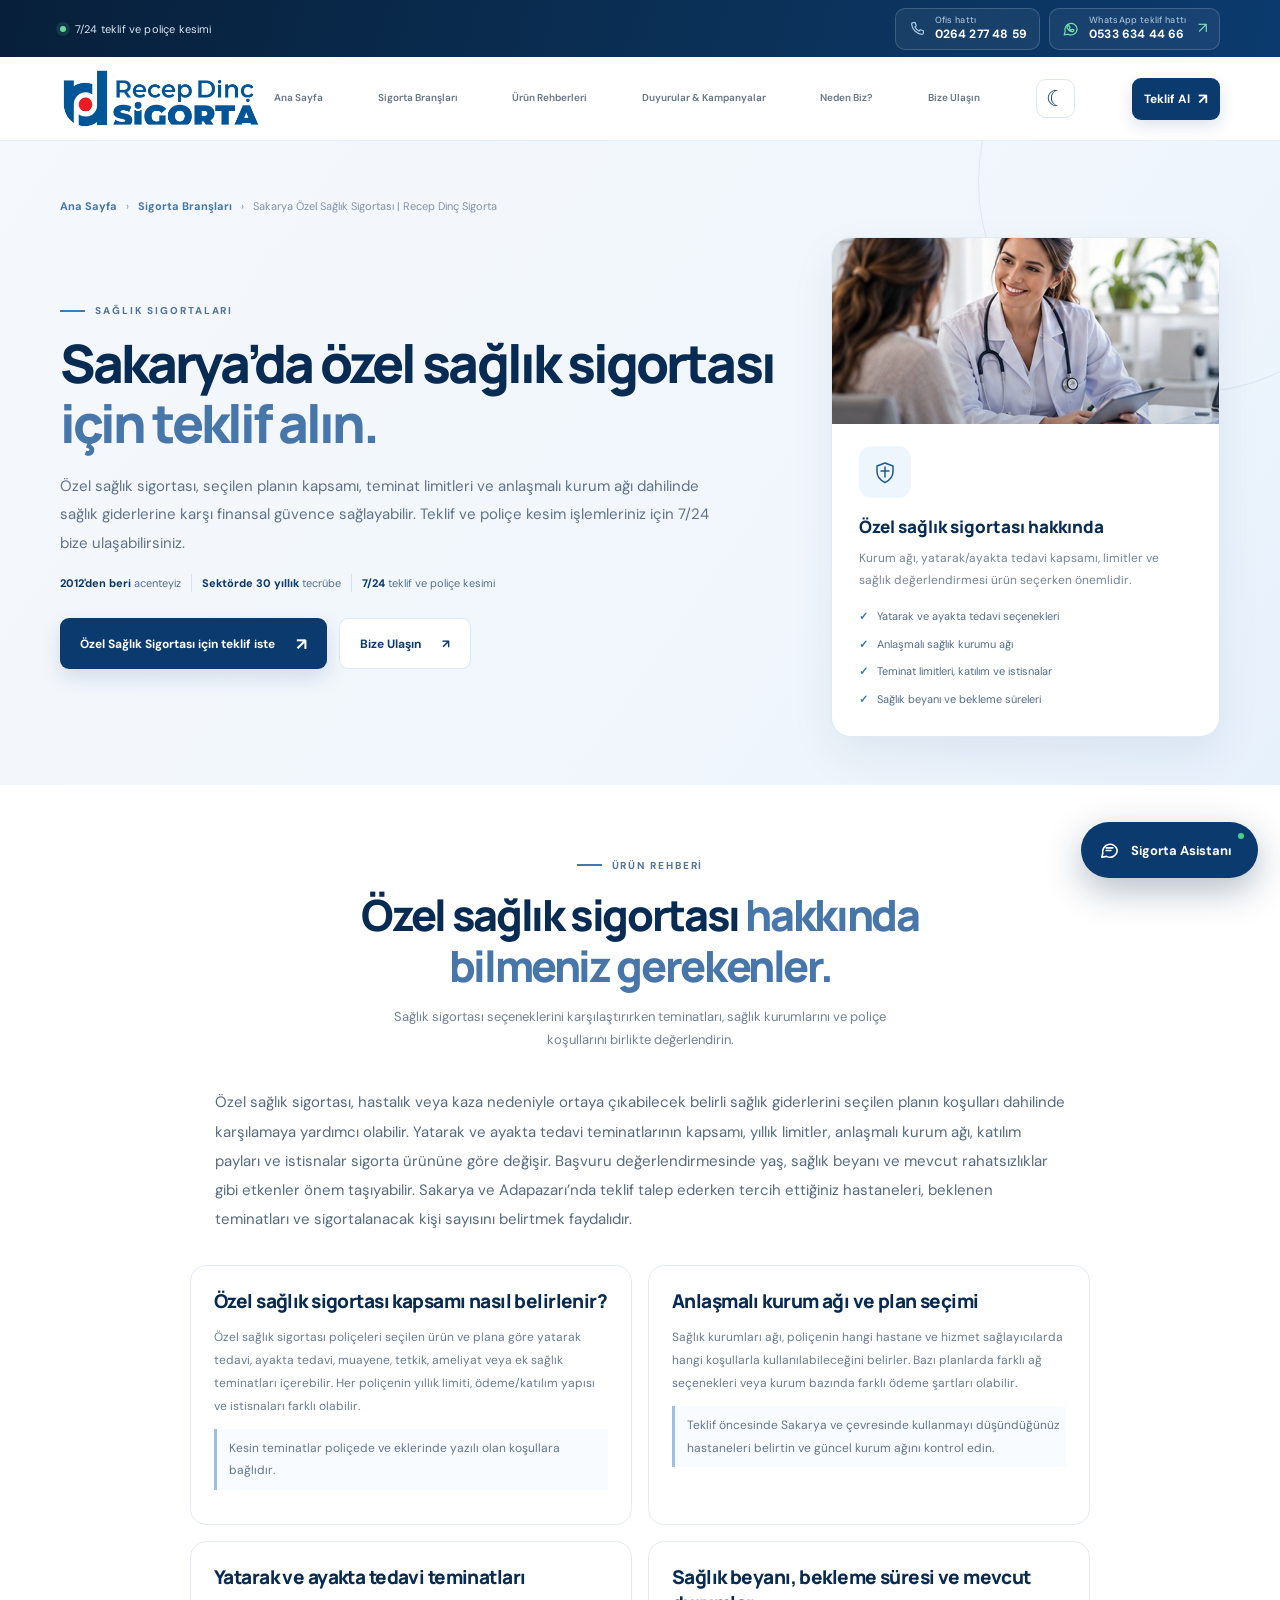
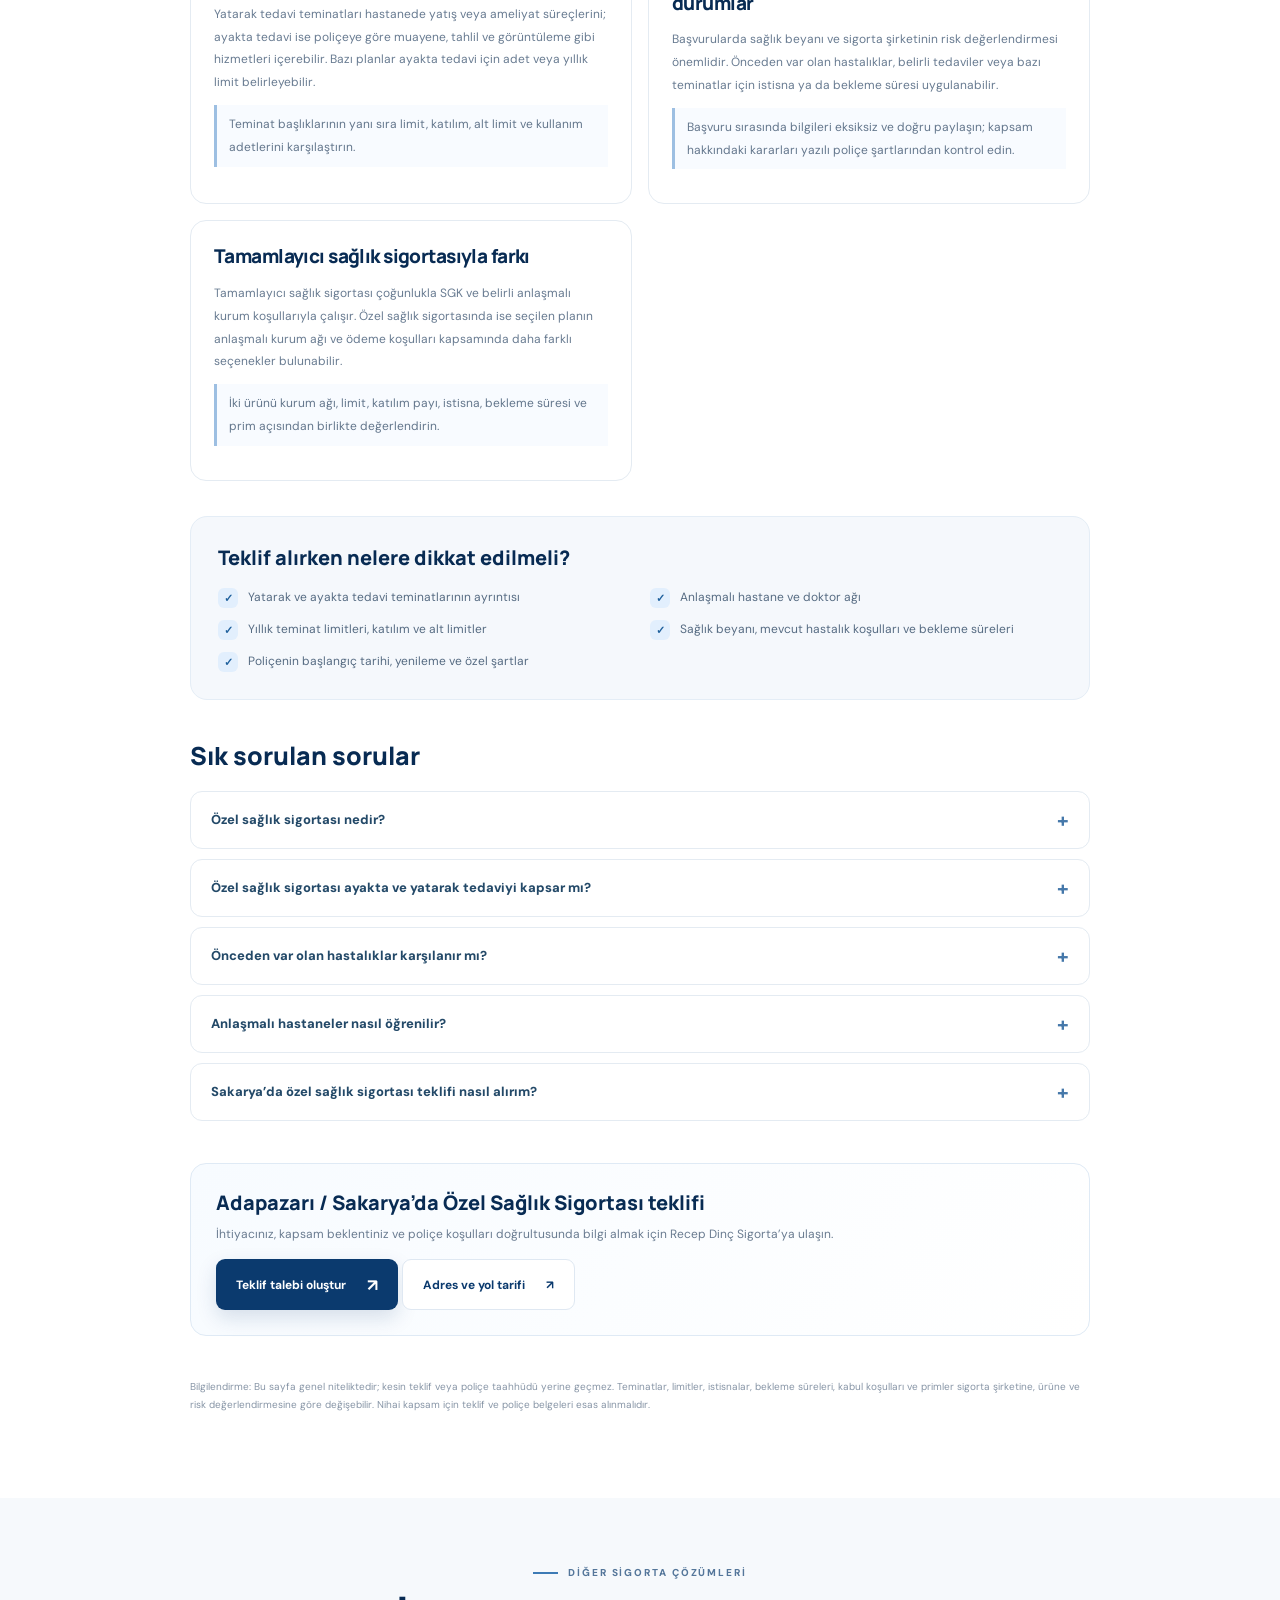
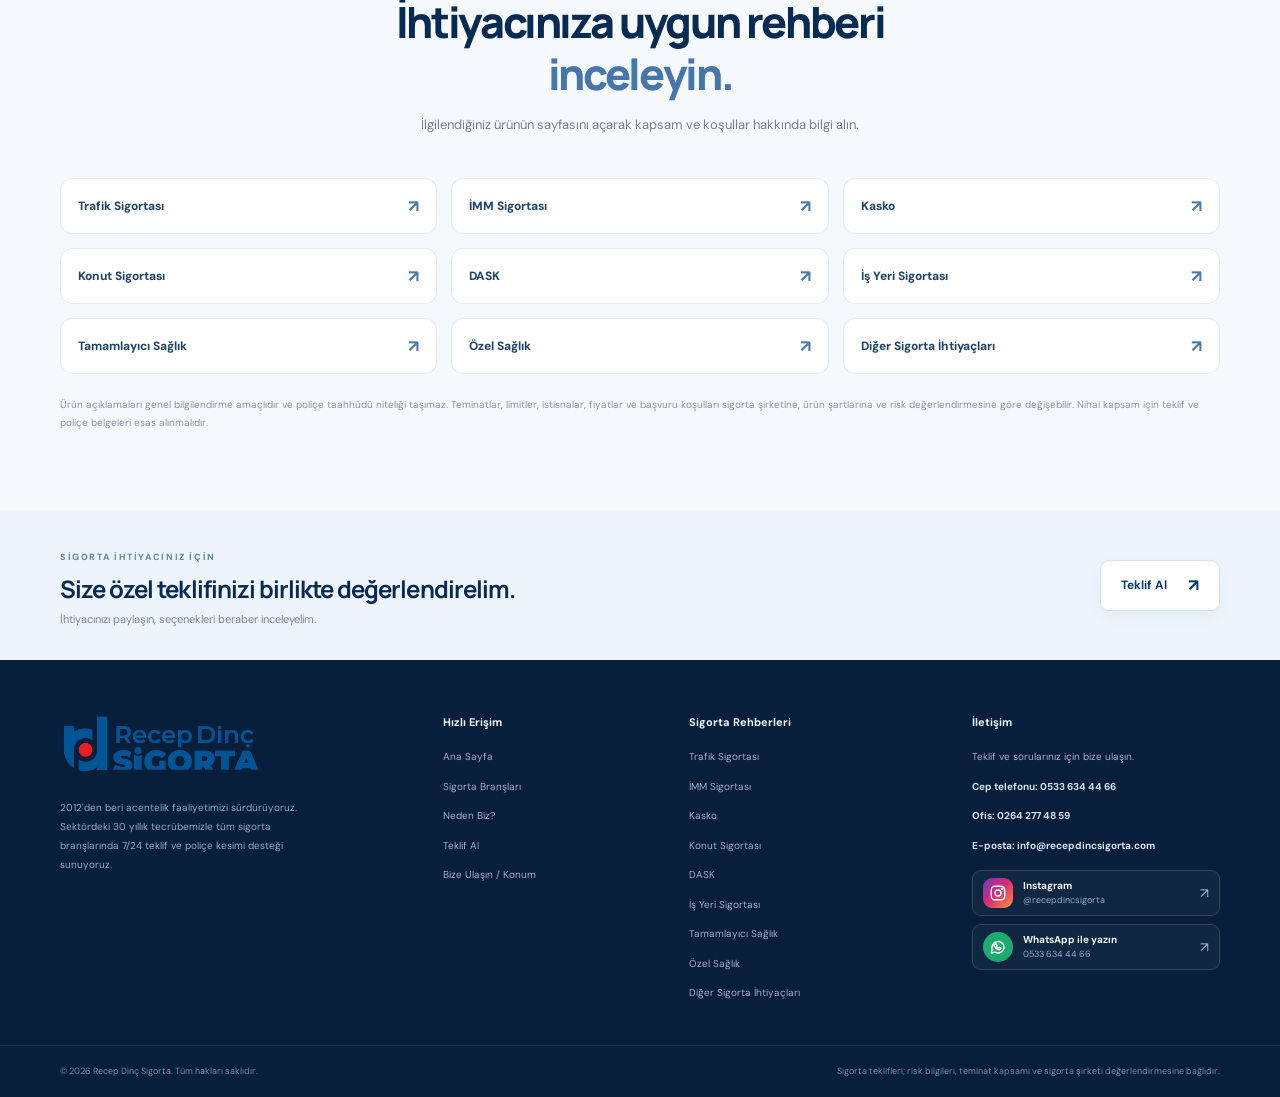
<file: ozel-saglik-sigortasi.html>
<!DOCTYPE html>
<html lang="tr"><head>
<meta charset="utf-8"/><meta name="viewport" content="width=device-width, initial-scale=1"/><meta name="theme-color" content="#0B3A6E"/>
<meta name="description" content="Sakarya ve Adapazarı özel sağlık sigortası hakkında bilgi alın. Yatarak ve ayakta tedavi teminatları, anlaşmalı sağlık kurumları, limitler, bekleme süreleri ve poliçe koşullarını değerlendirin."/><meta name="robots" content="index,follow,max-image-preview:large"/>
<link rel="canonical" href="https://www.recepdincsigorta.com/ozel-saglik-sigortasi.html"/><meta property="og:type" content="website"/><meta property="og:locale" content="tr_TR"/><meta property="og:site_name" content="Recep Dinç Sigorta"/><meta property="og:title" content="Sakarya Özel Sağlık Sigortası | Recep Dinç Sigorta"/><meta property="og:description" content="Sakarya ve Adapazarı özel sağlık sigortası hakkında bilgi alın. Yatarak ve ayakta tedavi teminatları, anlaşmalı sağlık kurumları, limitler, bekleme süreleri ve poliçe koşullarını değerlendirin."/><meta property="og:url" content="https://www.recepdincsigorta.com/ozel-saglik-sigortasi.html"/>
<title>Sakarya Özel Sağlık Sigortası | Recep Dinç Sigorta</title><link rel="preconnect" href="https://fonts.googleapis.com"/><link rel="preconnect" href="https://fonts.gstatic.com" crossorigin/><link href="https://fonts.googleapis.com/css2?family=DM+Sans:wght@400;500;600;700&amp;family=Manrope:wght@400;500;600;700;800&amp;display=swap" rel="stylesheet"/><link href="style.css" rel="stylesheet"/>
<script type="application/ld+json">{"@context":"https://schema.org","@graph":[{"@type":"InsuranceAgency","@id":"https://www.recepdincsigorta.com/#organization","name":"Recep Dinç Sigorta","url":"https://www.recepdincsigorta.com/","sameAs":["https://www.instagram.com/recepdincsigorta/"],"telephone":"+902642774859","email":"info@recepdincsigorta.com","contactPoint":{"@type":"ContactPoint","telephone":"+905336344466","email":"info@recepdincsigorta.com","contactType":"customer service","availableLanguage":"Turkish"},"address":{"@type":"PostalAddress","streetAddress":"Orta Mahalle Soğan Pazarı Caddesi No:57/101","addressLocality":"Adapazarı","addressRegion":"Sakarya","addressCountry":"TR"}},{"@type":"WebPage","@id":"https://www.recepdincsigorta.com/ozel-saglik-sigortasi.html#webpage","url":"https://www.recepdincsigorta.com/ozel-saglik-sigortasi.html","name":"Sakarya Özel Sağlık Sigortası | Recep Dinç Sigorta","description":"Sakarya ve Adapazarı özel sağlık sigortası hakkında bilgi alın. Yatarak ve ayakta tedavi teminatları, anlaşmalı sağlık kurumları, limitler, bekleme süreleri ve poliçe koşullarını değerlendirin.","inLanguage":"tr-TR","breadcrumb":{"@id":"https://www.recepdincsigorta.com/ozel-saglik-sigortasi.html#breadcrumb"}},{"@type":"BreadcrumbList","@id":"https://www.recepdincsigorta.com/ozel-saglik-sigortasi.html#breadcrumb","itemListElement":[{"@type":"ListItem","position":1,"name":"Ana Sayfa","item":"https://www.recepdincsigorta.com/"},{"@type":"ListItem","position":2,"name":"Sakarya Özel Sağlık Sigortası | Recep Dinç Sigorta","item":"https://www.recepdincsigorta.com/ozel-saglik-sigortasi.html"}]},{"@type":"Service","name":"Sakarya Özel Sağlık Sigortası | Recep Dinç Sigorta","serviceType":"Sakarya Özel Sağlık Sigortası | Recep Dinç Sigorta","description":"Sakarya ve Adapazarı özel sağlık sigortası hakkında bilgi alın. Yatarak ve ayakta tedavi teminatları, anlaşmalı sağlık kurumları, limitler, bekleme süreleri ve poliçe koşullarını değerlendirin.","provider":{"@id":"https://www.recepdincsigorta.com/#organization"},"areaServed":[{"@type":"City","name":"Adapazarı"},{"@type":"AdministrativeArea","name":"Sakarya"}]},{"@type":"FAQPage","mainEntity":[{"@type":"Question","name":"Özel sağlık sigortası nedir?","acceptedAnswer":{"@type":"Answer","text":"Özel sağlık sigortası, seçilen planın teminat ve limitleri, anlaşmalı kurum ağı ve poliçe şartları dahilinde sağlık giderleri için güvence sağlayabilir."}},{"@type":"Question","name":"Özel sağlık sigortası ayakta ve yatarak tedaviyi kapsar mı?","acceptedAnswer":{"@type":"Answer","text":"Ürüne ve seçilen plana göre yatarak tedavi, ayakta tedavi veya bunların kombinasyonları teminat altına alınabilir. Limit, kullanım adedi ve katılım oranları kontrol edilmelidir."}},{"@type":"Question","name":"Önceden var olan hastalıklar karşılanır mı?","acceptedAnswer":{"@type":"Answer","text":"Mevcut hastalıklar için değerlendirme, istisna, ek prim veya teminat kısıtı uygulanabilir. Kesin durum başvuru değerlendirmesi ve poliçe özel şartlarında belirtilir."}},{"@type":"Question","name":"Anlaşmalı hastaneler nasıl öğrenilir?","acceptedAnswer":{"@type":"Answer","text":"Sigorta şirketinin güncel sağlık kurumları ağı seçilen plan ve lokasyona göre incelenmelidir. Aynı kurumun tüm branşları veya tüm doktorları her planda geçerli olmayabilir."}},{"@type":"Question","name":"Sakarya’da özel sağlık sigortası teklifi nasıl alırım?","acceptedAnswer":{"@type":"Answer","text":"Ana sayfadaki teklif formunda Özel Sağlık Sigortası seçeneğini seçip bilgilerinizi girin. Form, mesajı WhatsApp üzerinden iletmeniz için hazırlar; gönderimi WhatsApp içinde tamamlarsınız."}}]}]}</script>
<script id="theme-initializer">(function(){try{var t=localStorage.getItem('recepDincTheme');document.documentElement.setAttribute('data-theme',t==='dark'?'dark':'light')}catch(e){document.documentElement.setAttribute('data-theme','light')}})();</script>

<link rel="icon" type="image/png" sizes="256x256" href="assets/favicon.png">
<link rel="shortcut icon" href="favicon.ico">
<link rel="apple-touch-icon" href="assets/apple-touch-icon.png">
</head><body><div class="topline">
<div class="container topline-inner">
<span class="topline-message"><span class="status-dot"></span> 7/24 teklif ve poliçe kesimi</span>
<div aria-label="Hızlı iletişim bağlantıları" class="topline-actions">
<a aria-label="Ofis telefonunu ara: 0264 277 48 59" class="topline-phone" href="tel:+902642774859">
<svg aria-hidden="true" viewbox="0 0 24 24"><path d="M6.8 3.5h2.8l1.4 4.2-1.8 1.6a14.1 14.1 0 0 0 5.5 5.5l1.6-1.8 4.2 1.4v2.8c0 1.1-.9 2-2 2A15.8 15.8 0 0 1 4.8 5.5c0-1.1.9-2 2-2Z"></path></svg><span class="topline-copy"><small>Ofis hattı</small><strong>0264 277 48 59</strong></span>
</a>
<a aria-label="WhatsApp üzerinden yaz: 0533 634 44 66" class="topline-right" href="https://wa.me/905336344466?text=Merhaba%20Recep%20Din%C3%A7%20Sigorta" rel="noopener noreferrer" target="_blank">
<svg aria-hidden="true" viewbox="0 0 24 24"><path d="M20.2 11.7a8.2 8.2 0 0 1-12.1 7.2L3 20l1.2-4.9A8.2 8.2 0 1 1 20.2 11.7Z"></path><path d="M8.2 8.1c.2-.4.4-.5.7-.5h.5c.2 0 .3.1.4.4l.8 1.7c.1.2.1.4-.1.6l-.6.7c-.2.2-.2.4 0 .6.5.7 1.2 1.4 2 1.8.2.1.4.1.6-.1l.8-.8c.2-.2.4-.2.6-.1l1.6.8c.2.1.3.2.3.4 0 .3-.2 1-.7 1.4-.5.4-1.2.7-1.9.6-.7-.1-1.7-.4-2.8-1.1-1.6-1-2.7-2.4-3-2.9-.3-.5-.7-1.2-.7-1.9s.3-1.3.7-1.7Z"></path></svg><span class="topline-copy"><small>WhatsApp teklif hattı</small><strong>0533 634 44 66</strong></span><span aria-hidden="true" class="topline-arrow">↗</span>
</a>
</div>
</div>
</div>
<header class="site-header"><div class="container nav-wrap"><a aria-label="Recep Dinç Sigorta ana sayfa" class="brand" href="index.html#anasayfa"><img alt="Recep Dinç Sigorta" class="brand-logo" src="assets/recep-dinc-sigorta-logo.png"/></a><button aria-controls="mainNav" aria-expanded="false" aria-label="Menüyü aç" class="menu-toggle" id="menuToggle"><span></span><span></span><span></span></button><nav aria-label="Ana menü" class="main-nav" id="mainNav"><a class="nav-link" href="index.html#anasayfa">Ana Sayfa</a><a class="nav-link" href="index.html#sigortalar">Sigorta Branşları</a><a class="nav-link" href="index.html#urun-detaylari">Ürün Rehberleri</a><a class="nav-link" href="duyurular.html">Duyurular &amp; Kampanyalar</a><a class="nav-link" href="index.html#neden-biz">Neden Biz?</a><a class="nav-link" href="bize-ulasin.html">Bize Ulaşın</a><button class="theme-toggle" id="themeToggle" type="button" aria-label="Koyu temaya geç" aria-pressed="false" title="Tema değiştir"><span aria-hidden="true" class="theme-toggle-icon">☾</span><span class="theme-toggle-label">Koyu tema</span></button><a class="nav-cta" href="index.html?branch=Trafik%20Sigortas%C4%B1#teklif">Teklif Al <span aria-hidden="true">↗</span></a></nav></div></header>
<main><section class="product-hero"><div class="container"><div class="product-breadcrumb"><a href="index.html">Ana Sayfa</a><span>›</span><a href="index.html#sigortalar">Sigorta Branşları</a><span>›</span><span>Sakarya Özel Sağlık Sigortası | Recep Dinç Sigorta</span></div>
<div class="product-hero-grid"><div><div class="eyebrow"><span class="eyebrow-line"></span>SAĞLIK SIGORTALARI</div><h1>Sakarya’da özel sağlık sigortası <span>için teklif alın.</span></h1><p class="product-hero-lead">Özel sağlık sigortası, seçilen planın kapsamı, teminat limitleri ve anlaşmalı kurum ağı dahilinde sağlık giderlerine karşı finansal güvence sağlayabilir. Teklif ve poliçe kesim işlemleriniz için 7/24 bize ulaşabilirsiniz.</p><div class="experience-inline" aria-label="Acentelik ve sektör tecrübesi"><span><strong>2012'den beri</strong> acenteyiz</span><span class="experience-divider" aria-hidden="true"></span><span><strong>Sektörde 30 yıllık</strong> tecrübe</span><span class="experience-divider" aria-hidden="true"></span><span><strong>7/24</strong> teklif ve poliçe kesimi</span></div><div class="product-hero-actions"><a class="btn btn-primary" href="index.html?branch=%C3%96zel%20Sa%C4%9Fl%C4%B1k%20Sigortas%C4%B1#teklif">Özel Sağlık Sigortası için teklif iste <span aria-hidden="true">↗</span></a><a class="btn btn-secondary" href="bize-ulasin.html">Bize Ulaşın <span aria-hidden="true">↗</span></a></div></div>
<aside class="product-hero-card"><div class="product-hero-photo"><img src="assets/products/ozel-saglik.jpg" alt="Özel sağlık sigortası için sağlık uzmanı ile görüşme" width="640" height="420" fetchpriority="high"/></div><span aria-hidden="true" class="card-icon"><svg fill="none" stroke="currentColor" stroke-linecap="round" stroke-linejoin="round" stroke-width="1.5" viewbox="0 0 24 24"><path d="M12 3 20 6v5.5c0 5.1-3.1 8.7-8 11-4.9-2.3-8-5.9-8-11V6l8-3Z"></path><path d="M12 7v10M8 11h8"></path></svg></span><h2>Özel sağlık sigortası hakkında</h2><p>Kurum ağı, yatarak/ayakta tedavi kapsamı, limitler ve sağlık değerlendirmesi ürün seçerken önemlidir.</p><ul><li>Yatarak ve ayakta tedavi seçenekleri</li><li>Anlaşmalı sağlık kurumu ağı</li><li>Teminat limitleri, katılım ve istisnalar</li><li>Sağlık beyanı ve bekleme süreleri</li></ul></aside></div></div></section>
<section class="product-content-section"><div class="container product-content-wrap"><div class="section-heading centered"><div class="eyebrow"><span class="eyebrow-line"></span> ÜRÜN REHBERİ</div><h2>Özel sağlık sigortası <span>hakkında bilmeniz gerekenler.</span></h2><p>Sağlık sigortası seçeneklerini karşılaştırırken teminatları, sağlık kurumlarını ve poliçe koşullarını birlikte değerlendirin.</p></div>
<p class="product-intro">Özel sağlık sigortası, hastalık veya kaza nedeniyle ortaya çıkabilecek belirli sağlık giderlerini seçilen planın koşulları dahilinde karşılamaya yardımcı olabilir. Yatarak ve ayakta tedavi teminatlarının kapsamı, yıllık limitler, anlaşmalı kurum ağı, katılım payları ve istisnalar sigorta ürününe göre değişir. Başvuru değerlendirmesinde yaş, sağlık beyanı ve mevcut rahatsızlıklar gibi etkenler önem taşıyabilir. Sakarya ve Adapazarı’nda teklif talep ederken tercih ettiğiniz hastaneleri, beklenen teminatları ve sigortalanacak kişi sayısını belirtmek faydalıdır.</p><div class="product-article-grid"><article class="product-article-card"><h2>Özel sağlık sigortası kapsamı nasıl belirlenir?</h2><p>Özel sağlık sigortası poliçeleri seçilen ürün ve plana göre yatarak tedavi, ayakta tedavi, muayene, tetkik, ameliyat veya ek sağlık teminatları içerebilir. Her poliçenin yıllık limiti, ödeme/katılım yapısı ve istisnaları farklı olabilir.</p><p class="article-note">Kesin teminatlar poliçede ve eklerinde yazılı olan koşullara bağlıdır.</p></article><article class="product-article-card"><h2>Anlaşmalı kurum ağı ve plan seçimi</h2><p>Sağlık kurumları ağı, poliçenin hangi hastane ve hizmet sağlayıcılarda hangi koşullarla kullanılabileceğini belirler. Bazı planlarda farklı ağ seçenekleri veya kurum bazında farklı ödeme şartları olabilir.</p><p class="article-note">Teklif öncesinde Sakarya ve çevresinde kullanmayı düşündüğünüz hastaneleri belirtin ve güncel kurum ağını kontrol edin.</p></article><article class="product-article-card"><h2>Yatarak ve ayakta tedavi teminatları</h2><p>Yatarak tedavi teminatları hastanede yatış veya ameliyat süreçlerini; ayakta tedavi ise poliçeye göre muayene, tahlil ve görüntüleme gibi hizmetleri içerebilir. Bazı planlar ayakta tedavi için adet veya yıllık limit belirleyebilir.</p><p class="article-note">Teminat başlıklarının yanı sıra limit, katılım, alt limit ve kullanım adetlerini karşılaştırın.</p></article><article class="product-article-card"><h2>Sağlık beyanı, bekleme süresi ve mevcut durumlar</h2><p>Başvurularda sağlık beyanı ve sigorta şirketinin risk değerlendirmesi önemlidir. Önceden var olan hastalıklar, belirli tedaviler veya bazı teminatlar için istisna ya da bekleme süresi uygulanabilir.</p><p class="article-note">Başvuru sırasında bilgileri eksiksiz ve doğru paylaşın; kapsam hakkındaki kararları yazılı poliçe şartlarından kontrol edin.</p></article><article class="product-article-card"><h2>Tamamlayıcı sağlık sigortasıyla farkı</h2><p>Tamamlayıcı sağlık sigortası çoğunlukla SGK ve belirli anlaşmalı kurum koşullarıyla çalışır. Özel sağlık sigortasında ise seçilen planın anlaşmalı kurum ağı ve ödeme koşulları kapsamında daha farklı seçenekler bulunabilir.</p><p class="article-note">İki ürünü kurum ağı, limit, katılım payı, istisna, bekleme süresi ve prim açısından birlikte değerlendirin.</p></article></div>
<section aria-labelledby="factor-title" class="product-factors"><h2 id="factor-title">Teklif alırken nelere dikkat edilmeli?</h2><ul class="product-factor-list"><li>Yatarak ve ayakta tedavi teminatlarının ayrıntısı</li><li>Anlaşmalı hastane ve doktor ağı</li><li>Yıllık teminat limitleri, katılım ve alt limitler</li><li>Sağlık beyanı, mevcut hastalık koşulları ve bekleme süreleri</li><li>Poliçenin başlangıç tarihi, yenileme ve özel şartlar</li></ul></section>
<section aria-labelledby="faq-title" class="product-faq"><h2 id="faq-title">Sık sorulan sorular</h2><details><summary>Özel sağlık sigortası nedir?</summary><p>Özel sağlık sigortası, seçilen planın teminat ve limitleri, anlaşmalı kurum ağı ve poliçe şartları dahilinde sağlık giderleri için güvence sağlayabilir.</p></details><details><summary>Özel sağlık sigortası ayakta ve yatarak tedaviyi kapsar mı?</summary><p>Ürüne ve seçilen plana göre yatarak tedavi, ayakta tedavi veya bunların kombinasyonları teminat altına alınabilir. Limit, kullanım adedi ve katılım oranları kontrol edilmelidir.</p></details><details><summary>Önceden var olan hastalıklar karşılanır mı?</summary><p>Mevcut hastalıklar için değerlendirme, istisna, ek prim veya teminat kısıtı uygulanabilir. Kesin durum başvuru değerlendirmesi ve poliçe özel şartlarında belirtilir.</p></details><details><summary>Anlaşmalı hastaneler nasıl öğrenilir?</summary><p>Sigorta şirketinin güncel sağlık kurumları ağı seçilen plan ve lokasyona göre incelenmelidir. Aynı kurumun tüm branşları veya tüm doktorları her planda geçerli olmayabilir.</p></details><details><summary>Sakarya’da özel sağlık sigortası teklifi nasıl alırım?</summary><p>Ana sayfadaki teklif formunda Özel Sağlık Sigortası seçeneğini seçip bilgilerinizi girin. Form, mesajı WhatsApp üzerinden iletmeniz için hazırlar; gönderimi WhatsApp içinde tamamlarsınız.</p></details></section>
<div class="product-local-panel"><h2>Adapazarı / Sakarya’da Özel Sağlık Sigortası teklifi</h2><p>İhtiyacınız, kapsam beklentiniz ve poliçe koşulları doğrultusunda bilgi almak için Recep Dinç Sigorta’ya ulaşın.</p><a class="btn btn-primary" href="index.html?branch=%C3%96zel%20Sa%C4%9Fl%C4%B1k%20Sigortas%C4%B1#teklif">Teklif talebi oluştur <span aria-hidden="true">↗</span></a> <a class="btn btn-secondary" href="bize-ulasin.html">Adres ve yol tarifi <span aria-hidden="true">↗</span></a></div>
<p class="product-disclaimer">Bilgilendirme: Bu sayfa genel niteliktedir; kesin teklif veya poliçe taahhüdü yerine geçmez. Teminatlar, limitler, istisnalar, bekleme süreleri, kabul koşulları ve primler sigorta şirketine, ürüne ve risk değerlendirmesine göre değişebilir. Nihai kapsam için teklif ve poliçe belgeleri esas alınmalıdır.</p></div></section></main>
<section class="product-related"><div class="container"><div class="section-heading centered"><div class="eyebrow"><span class="eyebrow-line"></span> DİĞER SİGORTA ÇÖZÜMLERİ</div><h2>İhtiyacınıza uygun rehberi <span>inceleyin.</span></h2><p>İlgilendiğiniz ürünün sayfasını açarak kapsam ve koşullar hakkında bilgi alın.</p></div><div class="product-related-grid"><a class="product-related-link" href="trafik-sigortasi.html">Trafik Sigortası<span aria-hidden="true">↗</span></a><a class="product-related-link" href="imm-sigortasi.html">İMM Sigortası<span aria-hidden="true">↗</span></a><a class="product-related-link" href="kasko-sigortasi.html">Kasko<span aria-hidden="true">↗</span></a><a class="product-related-link" href="konut-sigortasi.html">Konut Sigortası<span aria-hidden="true">↗</span></a><a class="product-related-link" href="dask.html">DASK<span aria-hidden="true">↗</span></a><a class="product-related-link" href="is-yeri-sigortasi.html">İş Yeri Sigortası<span aria-hidden="true">↗</span></a><a class="product-related-link" href="tamamlayici-saglik-sigortasi.html">Tamamlayıcı Sağlık<span aria-hidden="true">↗</span></a><a class="product-related-link" href="ozel-saglik-sigortasi.html">Özel Sağlık<span aria-hidden="true">↗</span></a><a class="product-related-link" href="diger-sigorta-cozumleri.html">Diğer Sigorta İhtiyaçları<span aria-hidden="true">↗</span></a></div><p class="product-disclaimer">Ürün açıklamaları genel bilgilendirme amaçlıdır ve poliçe taahhüdü niteliği taşımaz. Teminatlar, limitler, istisnalar, fiyatlar ve başvuru koşulları sigorta şirketine, ürün şartlarına ve risk değerlendirmesine göre değişebilir. Nihai kapsam için teklif ve poliçe belgeleri esas alınmalıdır.</p></div></section>
<section class="closing-section"><div class="container closing-inner"><div><span class="closing-kicker">SİGORTA İHTİYACINIZ İÇİN</span><h2>Size özel teklifinizi birlikte değerlendirelim.</h2><p>İhtiyacınızı paylaşın, seçenekleri beraber inceleyelim.</p></div><a class="btn btn-white" href="index.html?branch=Trafik%20Sigortas%C4%B1#teklif">Teklif Al <span aria-hidden="true">↗</span></a></div></section>
<footer class="site-footer"><div class="container footer-main"><div class="footer-brand-block"><a aria-label="Recep Dinç Sigorta ana sayfa" class="brand brand-footer" href="index.html#anasayfa"><img alt="Recep Dinç Sigorta" class="brand-logo" src="assets/recep-dinc-sigorta-logo.png"/></a><p>2012'den beri acentelik faaliyetimizi sürdürüyoruz. Sektördeki 30 yıllık tecrübemizle tüm sigorta branşlarında 7/24 teklif ve poliçe kesimi desteği sunuyoruz.</p></div><div class="footer-column"><h4>Hızlı Erişim</h4><a href="index.html#anasayfa">Ana Sayfa</a><a href="index.html#sigortalar">Sigorta Branşları</a><a href="index.html#neden-biz">Neden Biz?</a><a href="index.html?branch=Trafik%20Sigortas%C4%B1#teklif">Teklif Al</a><a href="bize-ulasin.html">Bize Ulaşın / Konum</a></div><div class="footer-column"><h4>Sigorta Rehberleri</h4><a href="trafik-sigortasi.html">Trafik Sigortası</a><a href="imm-sigortasi.html">İMM Sigortası</a><a href="kasko-sigortasi.html">Kasko</a><a href="konut-sigortasi.html">Konut Sigortası</a><a href="dask.html">DASK</a><a href="is-yeri-sigortasi.html">İş Yeri Sigortası</a><a href="tamamlayici-saglik-sigortasi.html">Tamamlayıcı Sağlık</a><a href="ozel-saglik-sigortasi.html">Özel Sağlık</a><a href="diger-sigorta-cozumleri.html">Diğer Sigorta İhtiyaçları</a></div><div class="footer-column footer-contact"><h4>İletişim</h4><p>Teklif ve sorularınız için bize ulaşın.</p><a class="footer-contact-link footer-direct-link" href="tel:+905336344466">Cep telefonu: 0533 634 44 66</a><a class="footer-contact-link footer-direct-link" href="tel:+902642774859">Ofis: 0264 277 48 59</a><a class="footer-contact-link footer-direct-link" href="mailto:info@recepdincsigorta.com">E-posta: info@recepdincsigorta.com</a><div class="footer-social-actions" aria-label="Sosyal medya ve hızlı iletişim">
<a class="footer-social-button footer-instagram-button" href="https://www.instagram.com/recepdincsigorta/" aria-label="Instagram sayfamız: recepdincsigorta" rel="noopener noreferrer" target="_blank">
<span class="social-icon instagram-icon" aria-hidden="true"><svg viewBox="0 0 24 24"><rect x="3" y="3" width="18" height="18" rx="5"></rect><circle cx="12" cy="12" r="4"></circle><circle cx="17.5" cy="6.5" r="1"></circle></svg></span>
<span class="social-copy"><strong>Instagram</strong><small>@recepdincsigorta</small></span><span class="social-arrow" aria-hidden="true">↗</span>
</a>
<button class="footer-social-button footer-whatsapp" id="footerWhatsapp" type="button">
<span class="social-icon whatsapp-icon" aria-hidden="true"><svg viewBox="0 0 24 24"><path d="M20.2 11.7a8.2 8.2 0 0 1-12.1 7.2L3 20l1.2-4.9A8.2 8.2 0 1 1 20.2 11.7Z"></path><path d="M8.2 8.1c.2-.4.4-.5.7-.5h.5c.2 0 .3.1.4.4l.8 1.7c.1.2.1.4-.1.6l-.6.7c-.2.2-.2.4 0 .6.5.7 1.2 1.4 2 1.8.2.1.4.1.6-.1l.8-.8c.2-.2.4-.2.6-.1l1.6.8c.2.1.3.2.3.4 0 .3-.2 1-.7 1.4-.5.4-1.2.7-1.9.6-.7-.1-1.7-.4-2.8-1.1-1.6-1-2.7-2.4-3-2.9-.3-.5-.7-1.2-.7-1.9s.3-1.3.7-1.7Z"></path></svg></span>
<span class="social-copy"><strong>WhatsApp ile yazın</strong><small>0533 634 44 66</small></span><span class="social-arrow" aria-hidden="true">↗</span>
</button>
</div></div></div><div class="footer-bottom"><div class="container footer-bottom-inner"><span>© <span id="year"></span> Recep Dinç Sigorta. Tüm hakları saklıdır.</span><span class="footer-legal">Sigorta teklifleri; risk bilgileri, teminat kapsamı ve sigorta şirketi değerlendirmesine bağlıdır.</span></div></div></footer><div aria-live="polite" class="toast" id="toast" role="status"></div><script src="script.js"></script>
<script src="chatbot.js" defer></script>
</body>
</html>
</file>
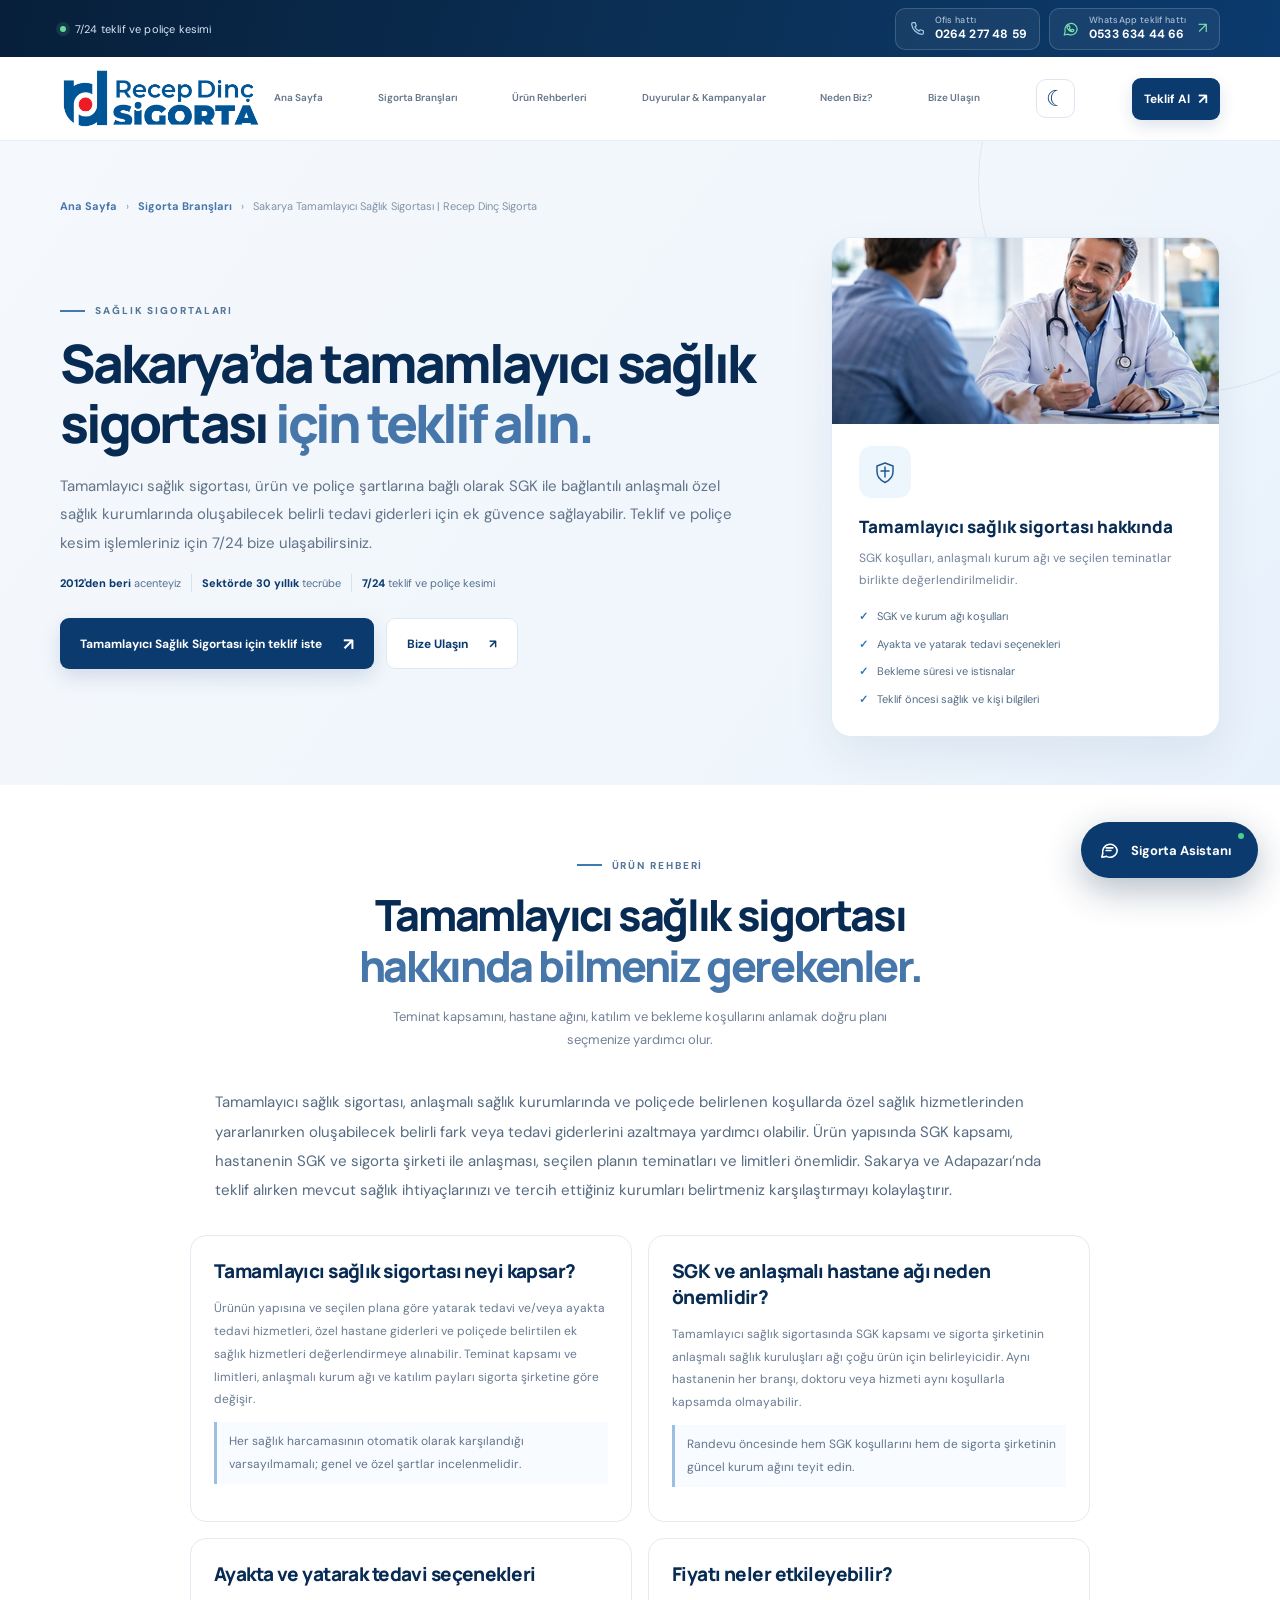
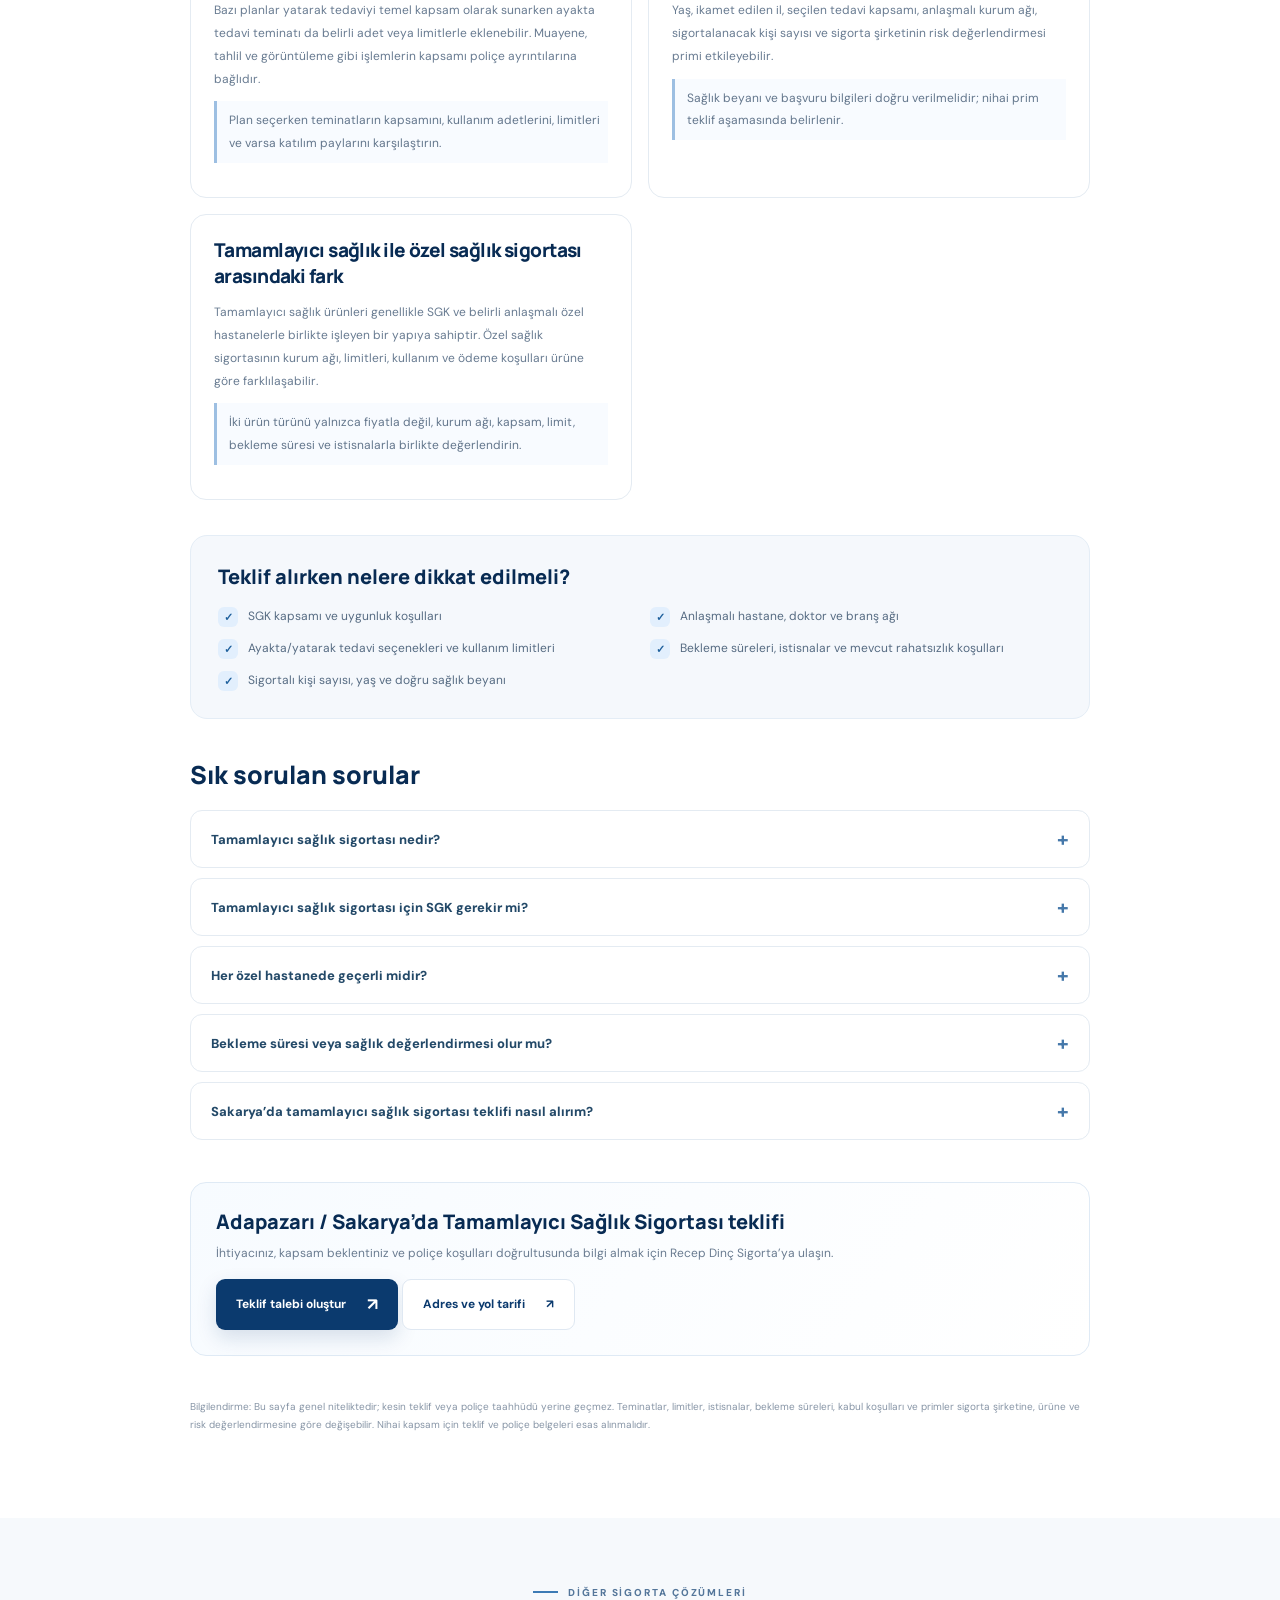
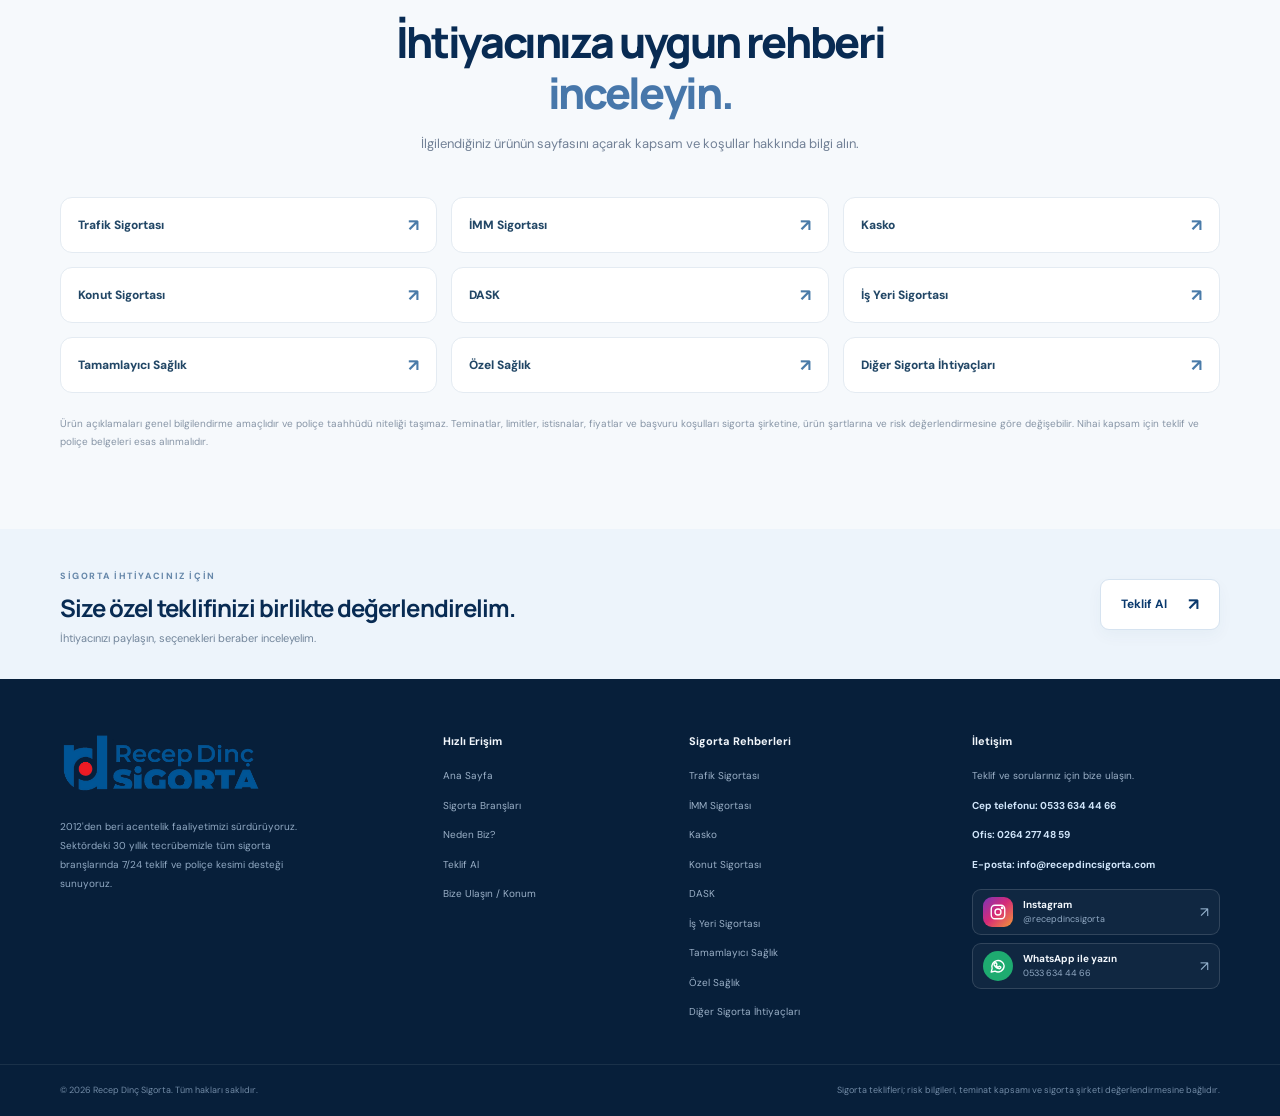
<file: tamamlayici-saglik-sigortasi.html>
<!DOCTYPE html>
<html lang="tr"><head>
<meta charset="utf-8"/><meta name="viewport" content="width=device-width, initial-scale=1"/><meta name="theme-color" content="#0B3A6E"/>
<meta name="description" content="Sakarya ve Adapazarı tamamlayıcı sağlık sigortası hakkında bilgi alın. SGK, anlaşmalı özel sağlık kurumları, ayakta ve yatarak tedavi, katılım ve poliçe koşullarını değerlendirin."/><meta name="robots" content="index,follow,max-image-preview:large"/>
<link rel="canonical" href="https://www.recepdincsigorta.com/tamamlayici-saglik-sigortasi.html"/><meta property="og:type" content="website"/><meta property="og:locale" content="tr_TR"/><meta property="og:site_name" content="Recep Dinç Sigorta"/><meta property="og:title" content="Sakarya Tamamlayıcı Sağlık Sigortası | Recep Dinç Sigorta"/><meta property="og:description" content="Sakarya ve Adapazarı tamamlayıcı sağlık sigortası hakkında bilgi alın. SGK, anlaşmalı özel sağlık kurumları, ayakta ve yatarak tedavi, katılım ve poliçe koşullarını değerlendirin."/><meta property="og:url" content="https://www.recepdincsigorta.com/tamamlayici-saglik-sigortasi.html"/>
<title>Sakarya Tamamlayıcı Sağlık Sigortası | Recep Dinç Sigorta</title><link rel="preconnect" href="https://fonts.googleapis.com"/><link rel="preconnect" href="https://fonts.gstatic.com" crossorigin/><link href="https://fonts.googleapis.com/css2?family=DM+Sans:wght@400;500;600;700&amp;family=Manrope:wght@400;500;600;700;800&amp;display=swap" rel="stylesheet"/><link href="style.css" rel="stylesheet"/>
<script type="application/ld+json">{"@context":"https://schema.org","@graph":[{"@type":"InsuranceAgency","@id":"https://www.recepdincsigorta.com/#organization","name":"Recep Dinç Sigorta","url":"https://www.recepdincsigorta.com/","sameAs":["https://www.instagram.com/recepdincsigorta/"],"telephone":"+902642774859","email":"info@recepdincsigorta.com","contactPoint":{"@type":"ContactPoint","telephone":"+905336344466","email":"info@recepdincsigorta.com","contactType":"customer service","availableLanguage":"Turkish"},"address":{"@type":"PostalAddress","streetAddress":"Orta Mahalle Soğan Pazarı Caddesi No:57/101","addressLocality":"Adapazarı","addressRegion":"Sakarya","addressCountry":"TR"}},{"@type":"WebPage","@id":"https://www.recepdincsigorta.com/tamamlayici-saglik-sigortasi.html#webpage","url":"https://www.recepdincsigorta.com/tamamlayici-saglik-sigortasi.html","name":"Sakarya Tamamlayıcı Sağlık Sigortası | Recep Dinç Sigorta","description":"Sakarya ve Adapazarı tamamlayıcı sağlık sigortası hakkında bilgi alın. SGK, anlaşmalı özel sağlık kurumları, ayakta ve yatarak tedavi, katılım ve poliçe koşullarını değerlendirin.","inLanguage":"tr-TR","breadcrumb":{"@id":"https://www.recepdincsigorta.com/tamamlayici-saglik-sigortasi.html#breadcrumb"}},{"@type":"BreadcrumbList","@id":"https://www.recepdincsigorta.com/tamamlayici-saglik-sigortasi.html#breadcrumb","itemListElement":[{"@type":"ListItem","position":1,"name":"Ana Sayfa","item":"https://www.recepdincsigorta.com/"},{"@type":"ListItem","position":2,"name":"Sakarya Tamamlayıcı Sağlık Sigortası | Recep Dinç Sigorta","item":"https://www.recepdincsigorta.com/tamamlayici-saglik-sigortasi.html"}]},{"@type":"Service","name":"Sakarya Tamamlayıcı Sağlık Sigortası | Recep Dinç Sigorta","serviceType":"Sakarya Tamamlayıcı Sağlık Sigortası | Recep Dinç Sigorta","description":"Sakarya ve Adapazarı tamamlayıcı sağlık sigortası hakkında bilgi alın. SGK, anlaşmalı özel sağlık kurumları, ayakta ve yatarak tedavi, katılım ve poliçe koşullarını değerlendirin.","provider":{"@id":"https://www.recepdincsigorta.com/#organization"},"areaServed":[{"@type":"City","name":"Adapazarı"},{"@type":"AdministrativeArea","name":"Sakarya"}]},{"@type":"FAQPage","mainEntity":[{"@type":"Question","name":"Tamamlayıcı sağlık sigortası nedir?","acceptedAnswer":{"@type":"Answer","text":"Tamamlayıcı sağlık sigortası, poliçe şartları ve anlaşmalı kurum ağı dahilinde, SGK ile bağlantılı özel sağlık hizmetlerindeki belirli gider ve fark ücretleri için güvence sağlayabilir."}},{"@type":"Question","name":"Tamamlayıcı sağlık sigortası için SGK gerekir mi?","acceptedAnswer":{"@type":"Answer","text":"Ürünlerin büyük bölümünde SGK kapsamında olma koşulu ve SGK ile anlaşmalı sağlık kurumu süreçleri önemlidir. Başvuru şartları sigorta şirketine ve ürüne göre kontrol edilmelidir."}},{"@type":"Question","name":"Her özel hastanede geçerli midir?","acceptedAnswer":{"@type":"Answer","text":"Hayır. Poliçenin geçerli olduğu hastane ve doktor ağı sigorta şirketine, seçilen plana ve kurumun SGK anlaşmasına göre değişebilir. Başvuru öncesinde kurum ağı kontrol edilmelidir."}},{"@type":"Question","name":"Bekleme süresi veya sağlık değerlendirmesi olur mu?","acceptedAnswer":{"@type":"Answer","text":"Ürüne göre sağlık beyanı, değerlendirme, bekleme süresi, mevcut rahatsızlık istisnası veya özel şartlar uygulanabilir. Bunlar teklif ve poliçe belgelerinde incelenmelidir."}},{"@type":"Question","name":"Sakarya’da tamamlayıcı sağlık sigortası teklifi nasıl alırım?","acceptedAnswer":{"@type":"Answer","text":"Ana sayfadaki teklif formunda Tamamlayıcı Sağlık Sigortası seçeneğini belirleyerek bilgilerinizi WhatsApp mesajı olarak hazırlayabilir ve gönderimi WhatsApp üzerinden tamamlayabilirsiniz."}}]}]}</script>
<script id="theme-initializer">(function(){try{var t=localStorage.getItem('recepDincTheme');document.documentElement.setAttribute('data-theme',t==='dark'?'dark':'light')}catch(e){document.documentElement.setAttribute('data-theme','light')}})();</script>

<link rel="icon" type="image/png" sizes="256x256" href="assets/favicon.png">
<link rel="shortcut icon" href="favicon.ico">
<link rel="apple-touch-icon" href="assets/apple-touch-icon.png">
</head><body><div class="topline">
<div class="container topline-inner">
<span class="topline-message"><span class="status-dot"></span> 7/24 teklif ve poliçe kesimi</span>
<div aria-label="Hızlı iletişim bağlantıları" class="topline-actions">
<a aria-label="Ofis telefonunu ara: 0264 277 48 59" class="topline-phone" href="tel:+902642774859">
<svg aria-hidden="true" viewbox="0 0 24 24"><path d="M6.8 3.5h2.8l1.4 4.2-1.8 1.6a14.1 14.1 0 0 0 5.5 5.5l1.6-1.8 4.2 1.4v2.8c0 1.1-.9 2-2 2A15.8 15.8 0 0 1 4.8 5.5c0-1.1.9-2 2-2Z"></path></svg><span class="topline-copy"><small>Ofis hattı</small><strong>0264 277 48 59</strong></span>
</a>
<a aria-label="WhatsApp üzerinden yaz: 0533 634 44 66" class="topline-right" href="https://wa.me/905336344466?text=Merhaba%20Recep%20Din%C3%A7%20Sigorta" rel="noopener noreferrer" target="_blank">
<svg aria-hidden="true" viewbox="0 0 24 24"><path d="M20.2 11.7a8.2 8.2 0 0 1-12.1 7.2L3 20l1.2-4.9A8.2 8.2 0 1 1 20.2 11.7Z"></path><path d="M8.2 8.1c.2-.4.4-.5.7-.5h.5c.2 0 .3.1.4.4l.8 1.7c.1.2.1.4-.1.6l-.6.7c-.2.2-.2.4 0 .6.5.7 1.2 1.4 2 1.8.2.1.4.1.6-.1l.8-.8c.2-.2.4-.2.6-.1l1.6.8c.2.1.3.2.3.4 0 .3-.2 1-.7 1.4-.5.4-1.2.7-1.9.6-.7-.1-1.7-.4-2.8-1.1-1.6-1-2.7-2.4-3-2.9-.3-.5-.7-1.2-.7-1.9s.3-1.3.7-1.7Z"></path></svg><span class="topline-copy"><small>WhatsApp teklif hattı</small><strong>0533 634 44 66</strong></span><span aria-hidden="true" class="topline-arrow">↗</span>
</a>
</div>
</div>
</div>
<header class="site-header"><div class="container nav-wrap"><a aria-label="Recep Dinç Sigorta ana sayfa" class="brand" href="index.html#anasayfa"><img alt="Recep Dinç Sigorta" class="brand-logo" src="assets/recep-dinc-sigorta-logo.png"/></a><button aria-controls="mainNav" aria-expanded="false" aria-label="Menüyü aç" class="menu-toggle" id="menuToggle"><span></span><span></span><span></span></button><nav aria-label="Ana menü" class="main-nav" id="mainNav"><a class="nav-link" href="index.html#anasayfa">Ana Sayfa</a><a class="nav-link" href="index.html#sigortalar">Sigorta Branşları</a><a class="nav-link" href="index.html#urun-detaylari">Ürün Rehberleri</a><a class="nav-link" href="duyurular.html">Duyurular &amp; Kampanyalar</a><a class="nav-link" href="index.html#neden-biz">Neden Biz?</a><a class="nav-link" href="bize-ulasin.html">Bize Ulaşın</a><button class="theme-toggle" id="themeToggle" type="button" aria-label="Koyu temaya geç" aria-pressed="false" title="Tema değiştir"><span aria-hidden="true" class="theme-toggle-icon">☾</span><span class="theme-toggle-label">Koyu tema</span></button><a class="nav-cta" href="index.html?branch=Trafik%20Sigortas%C4%B1#teklif">Teklif Al <span aria-hidden="true">↗</span></a></nav></div></header>
<main><section class="product-hero"><div class="container"><div class="product-breadcrumb"><a href="index.html">Ana Sayfa</a><span>›</span><a href="index.html#sigortalar">Sigorta Branşları</a><span>›</span><span>Sakarya Tamamlayıcı Sağlık Sigortası | Recep Dinç Sigorta</span></div>
<div class="product-hero-grid"><div><div class="eyebrow"><span class="eyebrow-line"></span>SAĞLIK SIGORTALARI</div><h1>Sakarya’da tamamlayıcı sağlık sigortası <span>için teklif alın.</span></h1><p class="product-hero-lead">Tamamlayıcı sağlık sigortası, ürün ve poliçe şartlarına bağlı olarak SGK ile bağlantılı anlaşmalı özel sağlık kurumlarında oluşabilecek belirli tedavi giderleri için ek güvence sağlayabilir. Teklif ve poliçe kesim işlemleriniz için 7/24 bize ulaşabilirsiniz.</p><div class="experience-inline" aria-label="Acentelik ve sektör tecrübesi"><span><strong>2012'den beri</strong> acenteyiz</span><span class="experience-divider" aria-hidden="true"></span><span><strong>Sektörde 30 yıllık</strong> tecrübe</span><span class="experience-divider" aria-hidden="true"></span><span><strong>7/24</strong> teklif ve poliçe kesimi</span></div><div class="product-hero-actions"><a class="btn btn-primary" href="index.html?branch=Tamamlay%C4%B1c%C4%B1%20Sa%C4%9Fl%C4%B1k%20Sigortas%C4%B1#teklif">Tamamlayıcı Sağlık Sigortası için teklif iste <span aria-hidden="true">↗</span></a><a class="btn btn-secondary" href="bize-ulasin.html">Bize Ulaşın <span aria-hidden="true">↗</span></a></div></div>
<aside class="product-hero-card"><div class="product-hero-photo"><img src="assets/products/tamamlayici-saglik.jpg" alt="Tamamlayıcı sağlık sigortası için doktor danışmanlığı" width="640" height="420" fetchpriority="high"/></div><span aria-hidden="true" class="card-icon"><svg fill="none" stroke="currentColor" stroke-linecap="round" stroke-linejoin="round" stroke-width="1.5" viewbox="0 0 24 24"><path d="M12 3 20 6v5.5c0 5.1-3.1 8.7-8 11-4.9-2.3-8-5.9-8-11V6l8-3Z"></path><path d="M12 7v10M8 11h8"></path></svg></span><h2>Tamamlayıcı sağlık sigortası hakkında</h2><p>SGK koşulları, anlaşmalı kurum ağı ve seçilen teminatlar birlikte değerlendirilmelidir.</p><ul><li>SGK ve kurum ağı koşulları</li><li>Ayakta ve yatarak tedavi seçenekleri</li><li>Bekleme süresi ve istisnalar</li><li>Teklif öncesi sağlık ve kişi bilgileri</li></ul></aside></div></div></section>
<section class="product-content-section"><div class="container product-content-wrap"><div class="section-heading centered"><div class="eyebrow"><span class="eyebrow-line"></span> ÜRÜN REHBERİ</div><h2>Tamamlayıcı sağlık sigortası <span>hakkında bilmeniz gerekenler.</span></h2><p>Teminat kapsamını, hastane ağını, katılım ve bekleme koşullarını anlamak doğru planı seçmenize yardımcı olur.</p></div>
<p class="product-intro">Tamamlayıcı sağlık sigortası, anlaşmalı sağlık kurumlarında ve poliçede belirlenen koşullarda özel sağlık hizmetlerinden yararlanırken oluşabilecek belirli fark veya tedavi giderlerini azaltmaya yardımcı olabilir. Ürün yapısında SGK kapsamı, hastanenin SGK ve sigorta şirketi ile anlaşması, seçilen planın teminatları ve limitleri önemlidir. Sakarya ve Adapazarı’nda teklif alırken mevcut sağlık ihtiyaçlarınızı ve tercih ettiğiniz kurumları belirtmeniz karşılaştırmayı kolaylaştırır.</p><div class="product-article-grid"><article class="product-article-card"><h2>Tamamlayıcı sağlık sigortası neyi kapsar?</h2><p>Ürünün yapısına ve seçilen plana göre yatarak tedavi ve/veya ayakta tedavi hizmetleri, özel hastane giderleri ve poliçede belirtilen ek sağlık hizmetleri değerlendirmeye alınabilir. Teminat kapsamı ve limitleri, anlaşmalı kurum ağı ve katılım payları sigorta şirketine göre değişir.</p><p class="article-note">Her sağlık harcamasının otomatik olarak karşılandığı varsayılmamalı; genel ve özel şartlar incelenmelidir.</p></article><article class="product-article-card"><h2>SGK ve anlaşmalı hastane ağı neden önemlidir?</h2><p>Tamamlayıcı sağlık sigortasında SGK kapsamı ve sigorta şirketinin anlaşmalı sağlık kuruluşları ağı çoğu ürün için belirleyicidir. Aynı hastanenin her branşı, doktoru veya hizmeti aynı koşullarla kapsamda olmayabilir.</p><p class="article-note">Randevu öncesinde hem SGK koşullarını hem de sigorta şirketinin güncel kurum ağını teyit edin.</p></article><article class="product-article-card"><h2>Ayakta ve yatarak tedavi seçenekleri</h2><p>Bazı planlar yatarak tedaviyi temel kapsam olarak sunarken ayakta tedavi teminatı da belirli adet veya limitlerle eklenebilir. Muayene, tahlil ve görüntüleme gibi işlemlerin kapsamı poliçe ayrıntılarına bağlıdır.</p><p class="article-note">Plan seçerken teminatların kapsamını, kullanım adetlerini, limitleri ve varsa katılım paylarını karşılaştırın.</p></article><article class="product-article-card"><h2>Fiyatı neler etkileyebilir?</h2><p>Yaş, ikamet edilen il, seçilen tedavi kapsamı, anlaşmalı kurum ağı, sigortalanacak kişi sayısı ve sigorta şirketinin risk değerlendirmesi primi etkileyebilir.</p><p class="article-note">Sağlık beyanı ve başvuru bilgileri doğru verilmelidir; nihai prim teklif aşamasında belirlenir.</p></article><article class="product-article-card"><h2>Tamamlayıcı sağlık ile özel sağlık sigortası arasındaki fark</h2><p>Tamamlayıcı sağlık ürünleri genellikle SGK ve belirli anlaşmalı özel hastanelerle birlikte işleyen bir yapıya sahiptir. Özel sağlık sigortasının kurum ağı, limitleri, kullanım ve ödeme koşulları ürüne göre farklılaşabilir.</p><p class="article-note">İki ürün türünü yalnızca fiyatla değil, kurum ağı, kapsam, limit, bekleme süresi ve istisnalarla birlikte değerlendirin.</p></article></div>
<section aria-labelledby="factor-title" class="product-factors"><h2 id="factor-title">Teklif alırken nelere dikkat edilmeli?</h2><ul class="product-factor-list"><li>SGK kapsamı ve uygunluk koşulları</li><li>Anlaşmalı hastane, doktor ve branş ağı</li><li>Ayakta/yatarak tedavi seçenekleri ve kullanım limitleri</li><li>Bekleme süreleri, istisnalar ve mevcut rahatsızlık koşulları</li><li>Sigortalı kişi sayısı, yaş ve doğru sağlık beyanı</li></ul></section>
<section aria-labelledby="faq-title" class="product-faq"><h2 id="faq-title">Sık sorulan sorular</h2><details><summary>Tamamlayıcı sağlık sigortası nedir?</summary><p>Tamamlayıcı sağlık sigortası, poliçe şartları ve anlaşmalı kurum ağı dahilinde, SGK ile bağlantılı özel sağlık hizmetlerindeki belirli gider ve fark ücretleri için güvence sağlayabilir.</p></details><details><summary>Tamamlayıcı sağlık sigortası için SGK gerekir mi?</summary><p>Ürünlerin büyük bölümünde SGK kapsamında olma koşulu ve SGK ile anlaşmalı sağlık kurumu süreçleri önemlidir. Başvuru şartları sigorta şirketine ve ürüne göre kontrol edilmelidir.</p></details><details><summary>Her özel hastanede geçerli midir?</summary><p>Hayır. Poliçenin geçerli olduğu hastane ve doktor ağı sigorta şirketine, seçilen plana ve kurumun SGK anlaşmasına göre değişebilir. Başvuru öncesinde kurum ağı kontrol edilmelidir.</p></details><details><summary>Bekleme süresi veya sağlık değerlendirmesi olur mu?</summary><p>Ürüne göre sağlık beyanı, değerlendirme, bekleme süresi, mevcut rahatsızlık istisnası veya özel şartlar uygulanabilir. Bunlar teklif ve poliçe belgelerinde incelenmelidir.</p></details><details><summary>Sakarya’da tamamlayıcı sağlık sigortası teklifi nasıl alırım?</summary><p>Ana sayfadaki teklif formunda Tamamlayıcı Sağlık Sigortası seçeneğini belirleyerek bilgilerinizi WhatsApp mesajı olarak hazırlayabilir ve gönderimi WhatsApp üzerinden tamamlayabilirsiniz.</p></details></section>
<div class="product-local-panel"><h2>Adapazarı / Sakarya’da Tamamlayıcı Sağlık Sigortası teklifi</h2><p>İhtiyacınız, kapsam beklentiniz ve poliçe koşulları doğrultusunda bilgi almak için Recep Dinç Sigorta’ya ulaşın.</p><a class="btn btn-primary" href="index.html?branch=Tamamlay%C4%B1c%C4%B1%20Sa%C4%9Fl%C4%B1k%20Sigortas%C4%B1#teklif">Teklif talebi oluştur <span aria-hidden="true">↗</span></a> <a class="btn btn-secondary" href="bize-ulasin.html">Adres ve yol tarifi <span aria-hidden="true">↗</span></a></div>
<p class="product-disclaimer">Bilgilendirme: Bu sayfa genel niteliktedir; kesin teklif veya poliçe taahhüdü yerine geçmez. Teminatlar, limitler, istisnalar, bekleme süreleri, kabul koşulları ve primler sigorta şirketine, ürüne ve risk değerlendirmesine göre değişebilir. Nihai kapsam için teklif ve poliçe belgeleri esas alınmalıdır.</p></div></section></main>
<section class="product-related"><div class="container"><div class="section-heading centered"><div class="eyebrow"><span class="eyebrow-line"></span> DİĞER SİGORTA ÇÖZÜMLERİ</div><h2>İhtiyacınıza uygun rehberi <span>inceleyin.</span></h2><p>İlgilendiğiniz ürünün sayfasını açarak kapsam ve koşullar hakkında bilgi alın.</p></div><div class="product-related-grid"><a class="product-related-link" href="trafik-sigortasi.html">Trafik Sigortası<span aria-hidden="true">↗</span></a><a class="product-related-link" href="imm-sigortasi.html">İMM Sigortası<span aria-hidden="true">↗</span></a><a class="product-related-link" href="kasko-sigortasi.html">Kasko<span aria-hidden="true">↗</span></a><a class="product-related-link" href="konut-sigortasi.html">Konut Sigortası<span aria-hidden="true">↗</span></a><a class="product-related-link" href="dask.html">DASK<span aria-hidden="true">↗</span></a><a class="product-related-link" href="is-yeri-sigortasi.html">İş Yeri Sigortası<span aria-hidden="true">↗</span></a><a class="product-related-link" href="tamamlayici-saglik-sigortasi.html">Tamamlayıcı Sağlık<span aria-hidden="true">↗</span></a><a class="product-related-link" href="ozel-saglik-sigortasi.html">Özel Sağlık<span aria-hidden="true">↗</span></a><a class="product-related-link" href="diger-sigorta-cozumleri.html">Diğer Sigorta İhtiyaçları<span aria-hidden="true">↗</span></a></div><p class="product-disclaimer">Ürün açıklamaları genel bilgilendirme amaçlıdır ve poliçe taahhüdü niteliği taşımaz. Teminatlar, limitler, istisnalar, fiyatlar ve başvuru koşulları sigorta şirketine, ürün şartlarına ve risk değerlendirmesine göre değişebilir. Nihai kapsam için teklif ve poliçe belgeleri esas alınmalıdır.</p></div></section>
<section class="closing-section"><div class="container closing-inner"><div><span class="closing-kicker">SİGORTA İHTİYACINIZ İÇİN</span><h2>Size özel teklifinizi birlikte değerlendirelim.</h2><p>İhtiyacınızı paylaşın, seçenekleri beraber inceleyelim.</p></div><a class="btn btn-white" href="index.html?branch=Trafik%20Sigortas%C4%B1#teklif">Teklif Al <span aria-hidden="true">↗</span></a></div></section>
<footer class="site-footer"><div class="container footer-main"><div class="footer-brand-block"><a aria-label="Recep Dinç Sigorta ana sayfa" class="brand brand-footer" href="index.html#anasayfa"><img alt="Recep Dinç Sigorta" class="brand-logo" src="assets/recep-dinc-sigorta-logo.png"/></a><p>2012'den beri acentelik faaliyetimizi sürdürüyoruz. Sektördeki 30 yıllık tecrübemizle tüm sigorta branşlarında 7/24 teklif ve poliçe kesimi desteği sunuyoruz.</p></div><div class="footer-column"><h4>Hızlı Erişim</h4><a href="index.html#anasayfa">Ana Sayfa</a><a href="index.html#sigortalar">Sigorta Branşları</a><a href="index.html#neden-biz">Neden Biz?</a><a href="index.html?branch=Trafik%20Sigortas%C4%B1#teklif">Teklif Al</a><a href="bize-ulasin.html">Bize Ulaşın / Konum</a></div><div class="footer-column"><h4>Sigorta Rehberleri</h4><a href="trafik-sigortasi.html">Trafik Sigortası</a><a href="imm-sigortasi.html">İMM Sigortası</a><a href="kasko-sigortasi.html">Kasko</a><a href="konut-sigortasi.html">Konut Sigortası</a><a href="dask.html">DASK</a><a href="is-yeri-sigortasi.html">İş Yeri Sigortası</a><a href="tamamlayici-saglik-sigortasi.html">Tamamlayıcı Sağlık</a><a href="ozel-saglik-sigortasi.html">Özel Sağlık</a><a href="diger-sigorta-cozumleri.html">Diğer Sigorta İhtiyaçları</a></div><div class="footer-column footer-contact"><h4>İletişim</h4><p>Teklif ve sorularınız için bize ulaşın.</p><a class="footer-contact-link footer-direct-link" href="tel:+905336344466">Cep telefonu: 0533 634 44 66</a><a class="footer-contact-link footer-direct-link" href="tel:+902642774859">Ofis: 0264 277 48 59</a><a class="footer-contact-link footer-direct-link" href="mailto:info@recepdincsigorta.com">E-posta: info@recepdincsigorta.com</a><div class="footer-social-actions" aria-label="Sosyal medya ve hızlı iletişim">
<a class="footer-social-button footer-instagram-button" href="https://www.instagram.com/recepdincsigorta/" aria-label="Instagram sayfamız: recepdincsigorta" rel="noopener noreferrer" target="_blank">
<span class="social-icon instagram-icon" aria-hidden="true"><svg viewBox="0 0 24 24"><rect x="3" y="3" width="18" height="18" rx="5"></rect><circle cx="12" cy="12" r="4"></circle><circle cx="17.5" cy="6.5" r="1"></circle></svg></span>
<span class="social-copy"><strong>Instagram</strong><small>@recepdincsigorta</small></span><span class="social-arrow" aria-hidden="true">↗</span>
</a>
<button class="footer-social-button footer-whatsapp" id="footerWhatsapp" type="button">
<span class="social-icon whatsapp-icon" aria-hidden="true"><svg viewBox="0 0 24 24"><path d="M20.2 11.7a8.2 8.2 0 0 1-12.1 7.2L3 20l1.2-4.9A8.2 8.2 0 1 1 20.2 11.7Z"></path><path d="M8.2 8.1c.2-.4.4-.5.7-.5h.5c.2 0 .3.1.4.4l.8 1.7c.1.2.1.4-.1.6l-.6.7c-.2.2-.2.4 0 .6.5.7 1.2 1.4 2 1.8.2.1.4.1.6-.1l.8-.8c.2-.2.4-.2.6-.1l1.6.8c.2.1.3.2.3.4 0 .3-.2 1-.7 1.4-.5.4-1.2.7-1.9.6-.7-.1-1.7-.4-2.8-1.1-1.6-1-2.7-2.4-3-2.9-.3-.5-.7-1.2-.7-1.9s.3-1.3.7-1.7Z"></path></svg></span>
<span class="social-copy"><strong>WhatsApp ile yazın</strong><small>0533 634 44 66</small></span><span class="social-arrow" aria-hidden="true">↗</span>
</button>
</div></div></div><div class="footer-bottom"><div class="container footer-bottom-inner"><span>© <span id="year"></span> Recep Dinç Sigorta. Tüm hakları saklıdır.</span><span class="footer-legal">Sigorta teklifleri; risk bilgileri, teminat kapsamı ve sigorta şirketi değerlendirmesine bağlıdır.</span></div></div></footer><div aria-live="polite" class="toast" id="toast" role="status"></div><script src="script.js"></script>
<script src="chatbot.js" defer></script>
</body>
</html>
</file>
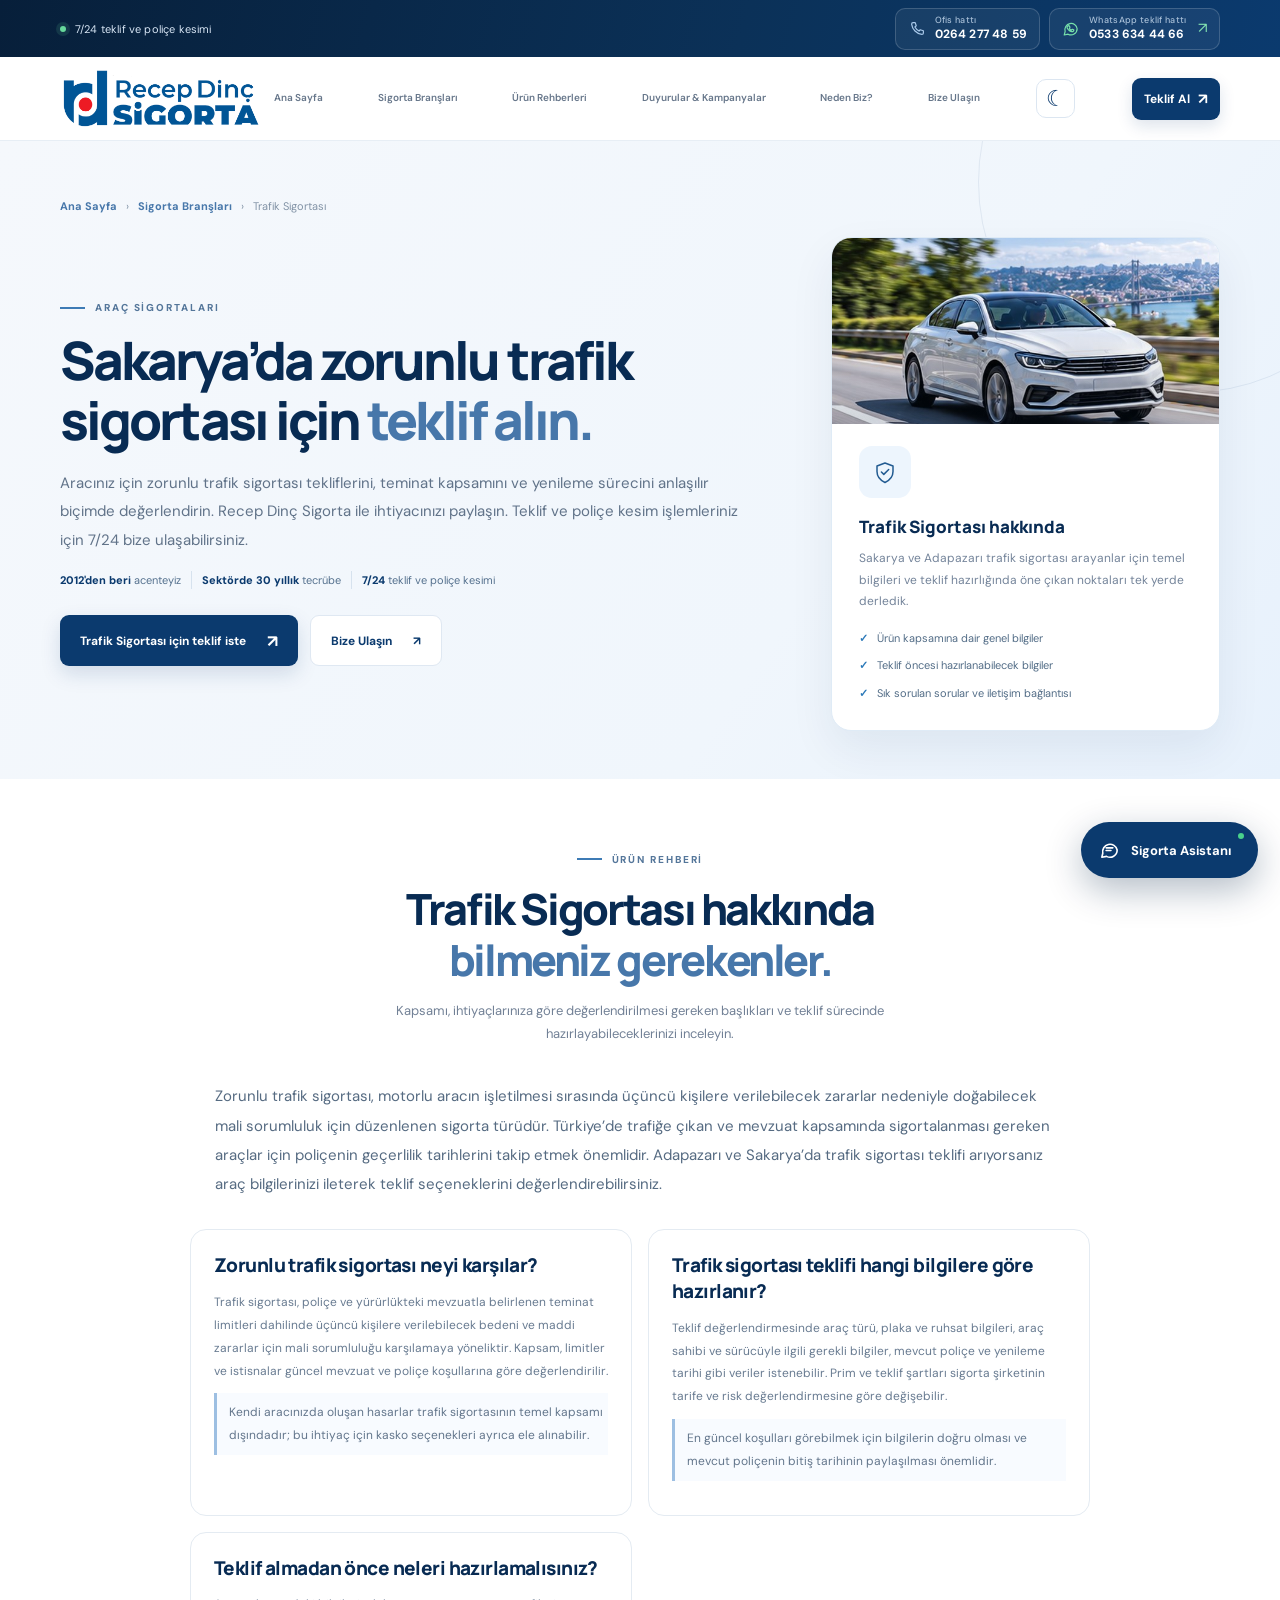
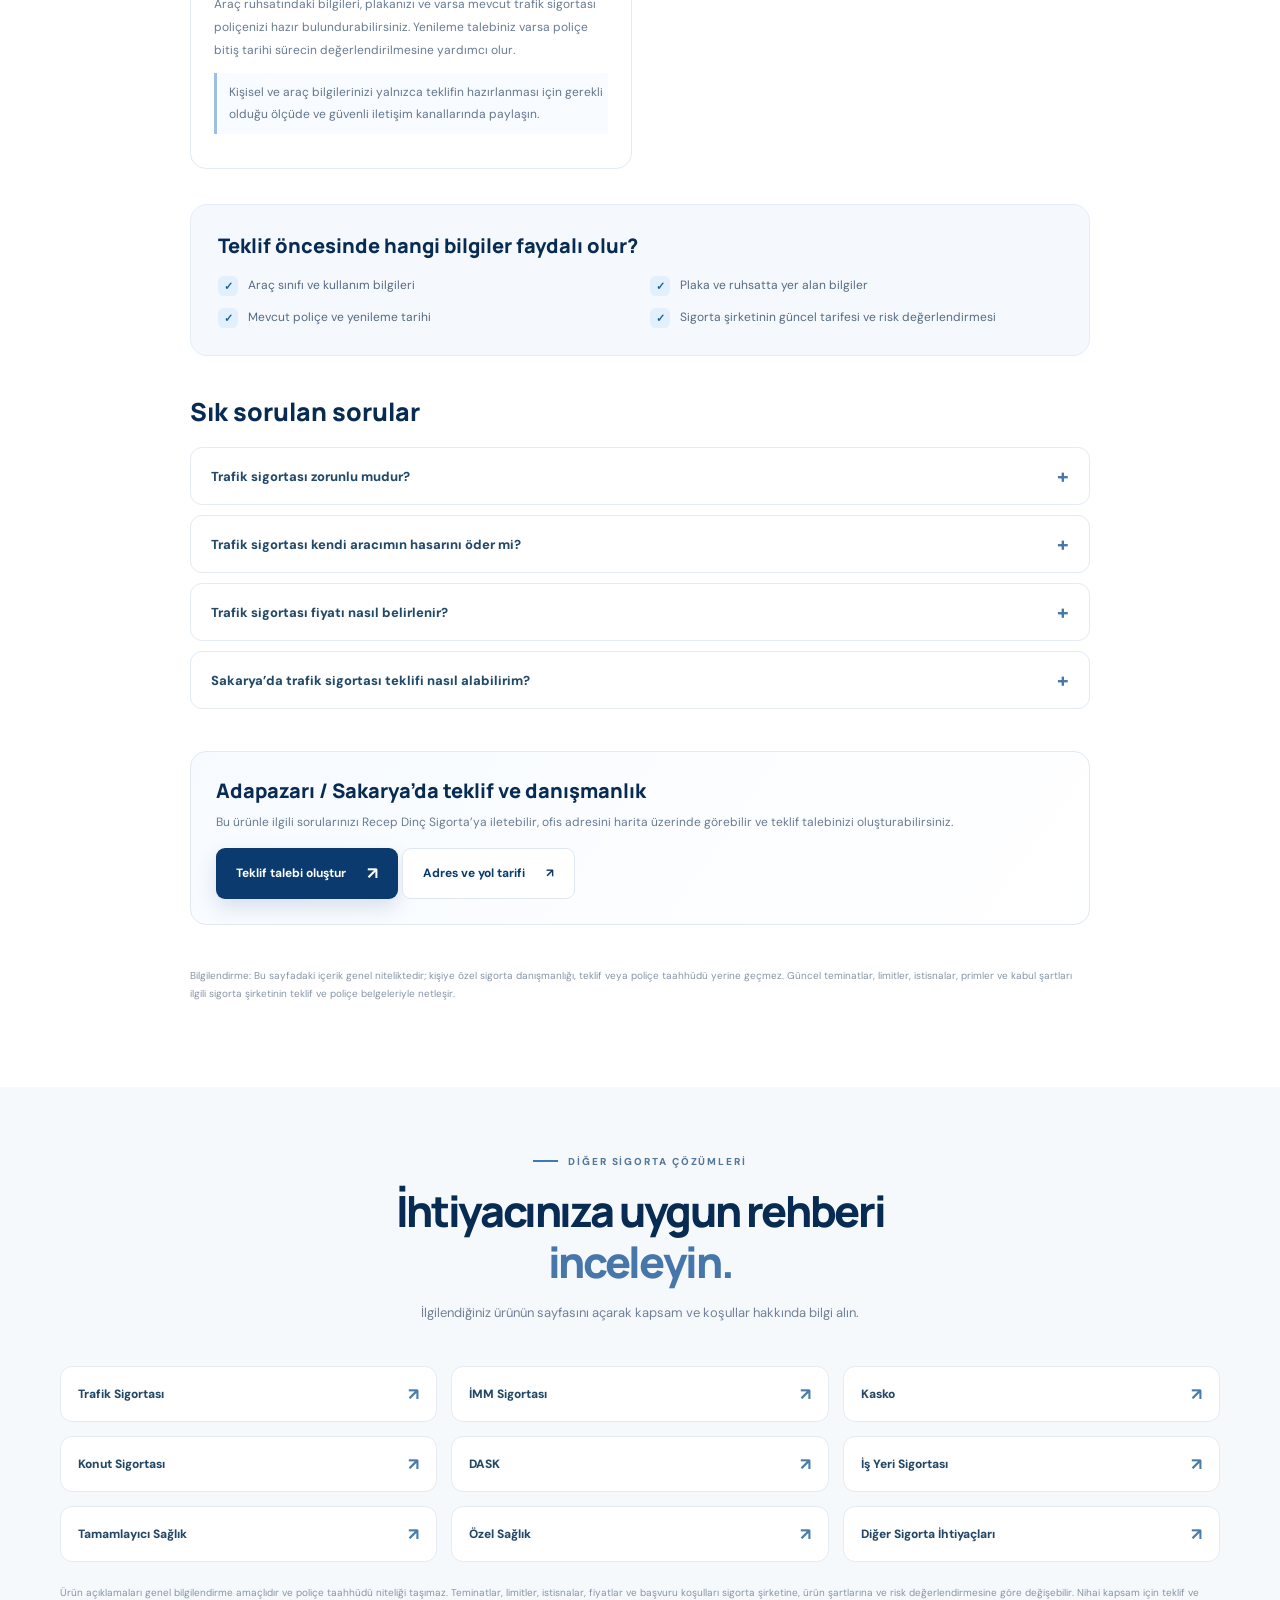
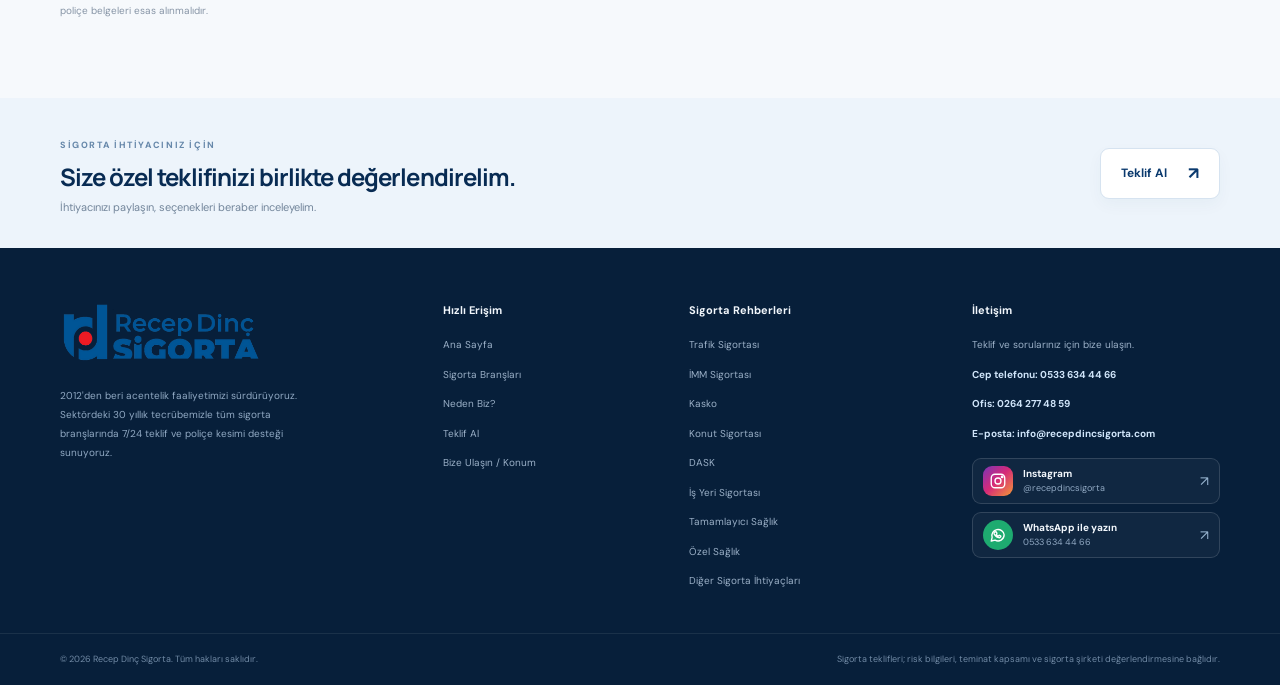
<file: trafik-sigortasi.html>
<!DOCTYPE html>

<html lang="tr">
<head>
<meta charset="utf-8"/>
<meta content="width=device-width, initial-scale=1" name="viewport"/>
<meta content="#F5F7FB" name="theme-color"/>
<meta content="Sakarya ve Adapazarı zorunlu trafik sigortası hakkında bilgi alın. Araç bilgilerinize göre teklif seçeneklerini değerlendirmek için Recep Dinç Sigorta ile iletişime geçin." name="description"/>
<meta content="index,follow,max-image-preview:large" name="robots"/>
<link href="https://www.recepdincsigorta.com/trafik-sigortasi.html" rel="canonical"/>
<meta content="website" property="og:type"/>
<meta content="tr_TR" property="og:locale"/>
<meta content="Recep Dinç Sigorta" property="og:site_name"/>
<meta content="Sakarya Trafik Sigortası Teklifi | Recep Dinç Sigorta" property="og:title"/>
<meta content="Sakarya ve Adapazarı zorunlu trafik sigortası hakkında bilgi alın. Araç bilgilerinize göre teklif seçeneklerini değerlendirmek için Recep Dinç Sigorta ile iletişime geçin." property="og:description"/>
<meta content="https://www.recepdincsigorta.com/trafik-sigortasi.html" property="og:url"/>
<title>Sakarya Trafik Sigortası Teklifi | Recep Dinç Sigorta</title>
<link href="https://fonts.googleapis.com" rel="preconnect"/>
<link crossorigin="" href="https://fonts.gstatic.com" rel="preconnect"/>
<link href="https://fonts.googleapis.com/css2?family=DM+Sans:wght@400;500;600;700&amp;family=Manrope:wght@400;500;600;700;800&amp;display=swap" rel="stylesheet"/>
<link href="style.css" rel="stylesheet">
<script type="application/ld+json">{"@context":"https://schema.org","@graph":[{"@type":"InsuranceAgency","@id":"https://www.recepdincsigorta.com/#organization","name":"Recep Dinç Sigorta","url":"https://www.recepdincsigorta.com/","sameAs":["https://www.instagram.com/recepdincsigorta/"],"telephone":"+902642774859","email":"info@recepdincsigorta.com","contactPoint":{"@type":"ContactPoint","telephone":"+905336344466","email":"info@recepdincsigorta.com","contactType":"customer service","availableLanguage":"Turkish"},"address":{"@type":"PostalAddress","streetAddress":"Orta Mahalle Soğan Pazarı Caddesi No:57/101","addressLocality":"Adapazarı","addressRegion":"Sakarya","addressCountry":"TR"}},{"@type":"WebPage","@id":"https://www.recepdincsigorta.com/trafik-sigortasi.html#webpage","url":"https://www.recepdincsigorta.com/trafik-sigortasi.html","name":"Sakarya Trafik Sigortası Teklifi | Recep Dinç Sigorta","description":"Sakarya ve Adapazarı zorunlu trafik sigortası hakkında bilgi alın. Araç bilgilerinize göre teklif seçeneklerini değerlendirmek için Recep Dinç Sigorta ile iletişime geçin.","inLanguage":"tr-TR","breadcrumb":{"@id":"https://www.recepdincsigorta.com/trafik-sigortasi.html#breadcrumb"}},{"@type":"BreadcrumbList","@id":"https://www.recepdincsigorta.com/trafik-sigortasi.html#breadcrumb","itemListElement":[{"@type":"ListItem","position":1,"name":"Ana Sayfa","item":"https://www.recepdincsigorta.com/"},{"@type":"ListItem","position":2,"name":"Trafik Sigortası","item":"https://www.recepdincsigorta.com/trafik-sigortasi.html"}]},{"@type":"Service","name":"Zorunlu Trafik Sigortası","serviceType":"Zorunlu Trafik Sigortası","description":"Sakarya ve Adapazarı zorunlu trafik sigortası hakkında bilgi alın. Araç bilgilerinize göre teklif seçeneklerini değerlendirmek için Recep Dinç Sigorta ile iletişime geçin.","provider":{"@id":"https://www.recepdincsigorta.com/#organization"},"areaServed":[{"@type":"City","name":"Adapazarı"},{"@type":"AdministrativeArea","name":"Sakarya"}]},{"@type":"FAQPage","mainEntity":[{"@type":"Question","name":"Trafik sigortası zorunlu mudur?","acceptedAnswer":{"@type":"Answer","text":"Mevzuat kapsamında trafiğe çıkacak motorlu araçlar için zorunlu trafik sigortası gerekir. Aracınızın durumunu ve poliçe geçerliliğini kontrol edin."}},{"@type":"Question","name":"Trafik sigortası kendi aracımın hasarını öder mi?","acceptedAnswer":{"@type":"Answer","text":"Trafik sigortası temel olarak üçüncü kişilere verilebilecek zararlar için mali sorumluluğa yöneliktir. Kendi aracınızın hasarı için kasko teminatlarını ayrıca değerlendirebilirsiniz."}},{"@type":"Question","name":"Trafik sigortası fiyatı nasıl belirlenir?","acceptedAnswer":{"@type":"Answer","text":"Fiyat; araç ve poliçe bilgileri, ilgili tarife ve sigorta şirketinin değerlendirmesi doğrultusunda belirlenir. Kesin fiyat, güncel teklif alındığında netleşir."}},{"@type":"Question","name":"Sakarya’da trafik sigortası teklifi nasıl alabilirim?","acceptedAnswer":{"@type":"Answer","text":"Teklif formundan Trafik Sigortası seçeneğini işaretleyerek talebinizi iletebilir veya Recep Dinç Sigorta’nın Bize Ulaşın sayfasındaki adres ve yol tarifi bilgilerini kullanabilirsiniz."}}]}]}</script>
</link><script id="theme-initializer">(function(){try{var t=localStorage.getItem('recepDincTheme');document.documentElement.setAttribute('data-theme',t==='dark'?'dark':'light')}catch(e){document.documentElement.setAttribute('data-theme','light')}})();</script>

<link rel="icon" type="image/png" sizes="256x256" href="assets/favicon.png">
<link rel="shortcut icon" href="favicon.ico">
<link rel="apple-touch-icon" href="assets/apple-touch-icon.png">
</head>
<body>
<div class="topline">
<div class="container topline-inner">
<span class="topline-message"><span class="status-dot"></span> 7/24 teklif ve poliçe kesimi</span>
<div aria-label="Hızlı iletişim bağlantıları" class="topline-actions">
<a aria-label="Ofis telefonunu ara: 0264 277 48 59" class="topline-phone" href="tel:+902642774859">
<svg aria-hidden="true" viewbox="0 0 24 24"><path d="M6.8 3.5h2.8l1.4 4.2-1.8 1.6a14.1 14.1 0 0 0 5.5 5.5l1.6-1.8 4.2 1.4v2.8c0 1.1-.9 2-2 2A15.8 15.8 0 0 1 4.8 5.5c0-1.1.9-2 2-2Z"></path></svg><span class="topline-copy"><small>Ofis hattı</small><strong>0264 277 48 59</strong></span>
</a>
<a aria-label="WhatsApp üzerinden yaz: 0533 634 44 66" class="topline-right" href="https://wa.me/905336344466?text=Merhaba%20Recep%20Din%C3%A7%20Sigorta" rel="noopener noreferrer" target="_blank">
<svg aria-hidden="true" viewbox="0 0 24 24"><path d="M20.2 11.7a8.2 8.2 0 0 1-12.1 7.2L3 20l1.2-4.9A8.2 8.2 0 1 1 20.2 11.7Z"></path><path d="M8.2 8.1c.2-.4.4-.5.7-.5h.5c.2 0 .3.1.4.4l.8 1.7c.1.2.1.4-.1.6l-.6.7c-.2.2-.2.4 0 .6.5.7 1.2 1.4 2 1.8.2.1.4.1.6-.1l.8-.8c.2-.2.4-.2.6-.1l1.6.8c.2.1.3.2.3.4 0 .3-.2 1-.7 1.4-.5.4-1.2.7-1.9.6-.7-.1-1.7-.4-2.8-1.1-1.6-1-2.7-2.4-3-2.9-.3-.5-.7-1.2-.7-1.9s.3-1.3.7-1.7Z"></path></svg><span class="topline-copy"><small>WhatsApp teklif hattı</small><strong>0533 634 44 66</strong></span><span aria-hidden="true" class="topline-arrow">↗</span>
</a>
</div>
</div>
</div>
<header class="site-header"><div class="container nav-wrap"><a aria-label="Recep Dinç Sigorta ana sayfa" class="brand" href="index.html#anasayfa"><img alt="Recep Dinç Sigorta" class="brand-logo" src="assets/recep-dinc-sigorta-logo.png"/></a><button aria-controls="mainNav" aria-expanded="false" aria-label="Menüyü aç" class="menu-toggle" id="menuToggle"><span></span><span></span><span></span></button><nav aria-label="Ana menü" class="main-nav" id="mainNav"><a class="nav-link" href="index.html#anasayfa">Ana Sayfa</a><a class="nav-link" href="index.html#sigortalar">Sigorta Branşları</a><a class="nav-link" href="index.html#urun-detaylari">Ürün Rehberleri</a><a class="nav-link" href="duyurular.html">Duyurular &amp; Kampanyalar</a><a class="nav-link" href="index.html#neden-biz">Neden Biz?</a><a class="nav-link" href="bize-ulasin.html">Bize Ulaşın</a><button class="theme-toggle" id="themeToggle" type="button" aria-label="Koyu temaya geç" aria-pressed="false" title="Tema değiştir"><span aria-hidden="true" class="theme-toggle-icon">☾</span><span class="theme-toggle-label">Koyu tema</span></button><a class="nav-cta" href="index.html?branch=Trafik%20Sigortas%C4%B1#teklif">Teklif Al <span aria-hidden="true">↗</span></a></nav></div></header>
<main>
<section class="product-hero">
<div class="container">
<div class="product-breadcrumb"><a href="index.html">Ana Sayfa</a><span>›</span><a href="index.html#sigortalar">Sigorta Branşları</a><span>›</span><span>Trafik Sigortası</span></div>
<div class="product-hero-grid">
<div>
<div class="eyebrow"><span class="eyebrow-line"></span> ARAÇ SİGORTALARI</div>
<h1>Sakarya’da zorunlu trafik sigortası için <span>teklif alın.</span></h1>
<p class="product-hero-lead">Aracınız için zorunlu trafik sigortası tekliflerini, teminat kapsamını ve yenileme sürecini anlaşılır biçimde değerlendirin. Recep Dinç Sigorta ile ihtiyacınızı paylaşın. Teklif ve poliçe kesim işlemleriniz için 7/24 bize ulaşabilirsiniz.</p><div class="experience-inline" aria-label="Acentelik ve sektör tecrübesi"><span><strong>2012'den beri</strong> acenteyiz</span><span class="experience-divider" aria-hidden="true"></span><span><strong>Sektörde 30 yıllık</strong> tecrübe</span><span class="experience-divider" aria-hidden="true"></span><span><strong>7/24</strong> teklif ve poliçe kesimi</span></div>
<div class="product-hero-actions"><a class="btn btn-primary" href="index.html?branch=Trafik%20Sigortas%C4%B1#teklif">Trafik Sigortası için teklif iste <span aria-hidden="true">↗</span></a><a class="btn btn-secondary" href="bize-ulasin.html">Bize Ulaşın <span aria-hidden="true">↗</span></a></div>
</div>
<aside class="product-hero-card"><div class="product-hero-photo"><img src="assets/products/trafik.jpg" alt="Trafik sigortası için şehir yolundaki otomobil" width="640" height="420" fetchpriority="high"/></div>
<span aria-hidden="true" class="card-icon"><svg fill="none" stroke="currentColor" stroke-linecap="round" stroke-linejoin="round" stroke-width="1.5" viewbox="0 0 24 24"><path d="M12 3 20 6v5.5c0 5.1-3.1 8.7-8 11-4.9-2.3-8-5.9-8-11V6l8-3Z"></path><path d="m8.4 12 2.4 2.4 4.9-4.9"></path></svg></span>
<h2>Trafik Sigortası hakkında</h2>
<p>Sakarya ve Adapazarı trafik sigortası arayanlar için temel bilgileri ve teklif hazırlığında öne çıkan noktaları tek yerde derledik.</p>
<ul><li>Ürün kapsamına dair genel bilgiler</li><li>Teklif öncesi hazırlanabilecek bilgiler</li><li>Sık sorulan sorular ve iletişim bağlantısı</li></ul>
</aside>
</div>
</div>
</section>
<section class="product-content-section">
<div class="container product-content-wrap">
<div class="section-heading centered"><div class="eyebrow"><span class="eyebrow-line"></span> ÜRÜN REHBERİ</div><h2>Trafik Sigortası hakkında <span>bilmeniz gerekenler.</span></h2><p>Kapsamı, ihtiyaçlarınıza göre değerlendirilmesi gereken başlıkları ve teklif sürecinde hazırlayabileceklerinizi inceleyin.</p></div>
<p class="product-intro">Zorunlu trafik sigortası, motorlu aracın işletilmesi sırasında üçüncü kişilere verilebilecek zararlar nedeniyle doğabilecek mali sorumluluk için düzenlenen sigorta türüdür. Türkiye’de trafiğe çıkan ve mevzuat kapsamında sigortalanması gereken araçlar için poliçenin geçerlilik tarihlerini takip etmek önemlidir. Adapazarı ve Sakarya’da trafik sigortası teklifi arıyorsanız araç bilgilerinizi ileterek teklif seçeneklerini değerlendirebilirsiniz.</p>
<div class="product-article-grid"><article class="product-article-card"><h2>Zorunlu trafik sigortası neyi karşılar?</h2><p>Trafik sigortası, poliçe ve yürürlükteki mevzuatla belirlenen teminat limitleri dahilinde üçüncü kişilere verilebilecek bedeni ve maddi zararlar için mali sorumluluğu karşılamaya yöneliktir. Kapsam, limitler ve istisnalar güncel mevzuat ve poliçe koşullarına göre değerlendirilir.</p><p class="article-note">Kendi aracınızda oluşan hasarlar trafik sigortasının temel kapsamı dışındadır; bu ihtiyaç için kasko seçenekleri ayrıca ele alınabilir.</p></article><article class="product-article-card"><h2>Trafik sigortası teklifi hangi bilgilere göre hazırlanır?</h2><p>Teklif değerlendirmesinde araç türü, plaka ve ruhsat bilgileri, araç sahibi ve sürücüyle ilgili gerekli bilgiler, mevcut poliçe ve yenileme tarihi gibi veriler istenebilir. Prim ve teklif şartları sigorta şirketinin tarife ve risk değerlendirmesine göre değişebilir.</p><p class="article-note">En güncel koşulları görebilmek için bilgilerin doğru olması ve mevcut poliçenin bitiş tarihinin paylaşılması önemlidir.</p></article><article class="product-article-card"><h2>Teklif almadan önce neleri hazırlamalısınız?</h2><p>Araç ruhsatındaki bilgileri, plakanızı ve varsa mevcut trafik sigortası poliçenizi hazır bulundurabilirsiniz. Yenileme talebiniz varsa poliçe bitiş tarihi sürecin değerlendirilmesine yardımcı olur.</p><p class="article-note">Kişisel ve araç bilgilerinizi yalnızca teklifin hazırlanması için gerekli olduğu ölçüde ve güvenli iletişim kanallarında paylaşın.</p></article></div>
<section aria-labelledby="factor-title" class="product-factors"><h2 id="factor-title">Teklif öncesinde hangi bilgiler faydalı olur?</h2><ul class="product-factor-list"><li>Araç sınıfı ve kullanım bilgileri</li><li>Plaka ve ruhsatta yer alan bilgiler</li><li>Mevcut poliçe ve yenileme tarihi</li><li>Sigorta şirketinin güncel tarifesi ve risk değerlendirmesi</li></ul></section>
<section aria-labelledby="faq-title" class="product-faq"><h2 id="faq-title">Sık sorulan sorular</h2><details><summary>Trafik sigortası zorunlu mudur?</summary><p>Mevzuat kapsamında trafiğe çıkacak motorlu araçlar için zorunlu trafik sigortası gerekir. Aracınızın durumunu ve poliçe geçerliliğini kontrol edin.</p></details><details><summary>Trafik sigortası kendi aracımın hasarını öder mi?</summary><p>Trafik sigortası temel olarak üçüncü kişilere verilebilecek zararlar için mali sorumluluğa yöneliktir. Kendi aracınızın hasarı için kasko teminatlarını ayrıca değerlendirebilirsiniz.</p></details><details><summary>Trafik sigortası fiyatı nasıl belirlenir?</summary><p>Fiyat; araç ve poliçe bilgileri, ilgili tarife ve sigorta şirketinin değerlendirmesi doğrultusunda belirlenir. Kesin fiyat, güncel teklif alındığında netleşir.</p></details><details><summary>Sakarya’da trafik sigortası teklifi nasıl alabilirim?</summary><p>Teklif formundan Trafik Sigortası seçeneğini işaretleyerek talebinizi iletebilir veya Recep Dinç Sigorta’nın Bize Ulaşın sayfasındaki adres ve yol tarifi bilgilerini kullanabilirsiniz.</p></details></section>
<div class="product-local-panel"><h2>Adapazarı / Sakarya’da teklif ve danışmanlık</h2><p>Bu ürünle ilgili sorularınızı Recep Dinç Sigorta’ya iletebilir, ofis adresini harita üzerinde görebilir ve teklif talebinizi oluşturabilirsiniz.</p><a class="btn btn-primary" href="index.html?branch=Trafik%20Sigortas%C4%B1#teklif">Teklif talebi oluştur <span aria-hidden="true">↗</span></a> <a class="btn btn-secondary" href="bize-ulasin.html">Adres ve yol tarifi <span aria-hidden="true">↗</span></a></div>
<p class="product-disclaimer">Bilgilendirme: Bu sayfadaki içerik genel niteliktedir; kişiye özel sigorta danışmanlığı, teklif veya poliçe taahhüdü yerine geçmez. Güncel teminatlar, limitler, istisnalar, primler ve kabul şartları ilgili sigorta şirketinin teklif ve poliçe belgeleriyle netleşir.</p>
</div>
</section>
</main>
<section class="product-related"><div class="container"><div class="section-heading centered"><div class="eyebrow"><span class="eyebrow-line"></span> DİĞER SİGORTA ÇÖZÜMLERİ</div><h2>İhtiyacınıza uygun rehberi <span>inceleyin.</span></h2><p>İlgilendiğiniz ürünün sayfasını açarak kapsam ve koşullar hakkında bilgi alın.</p></div><div class="product-related-grid"><a class="product-related-link" href="trafik-sigortasi.html">Trafik Sigortası<span aria-hidden="true">↗</span></a><a class="product-related-link" href="imm-sigortasi.html">İMM Sigortası<span aria-hidden="true">↗</span></a><a class="product-related-link" href="kasko-sigortasi.html">Kasko<span aria-hidden="true">↗</span></a><a class="product-related-link" href="konut-sigortasi.html">Konut Sigortası<span aria-hidden="true">↗</span></a><a class="product-related-link" href="dask.html">DASK<span aria-hidden="true">↗</span></a><a class="product-related-link" href="is-yeri-sigortasi.html">İş Yeri Sigortası<span aria-hidden="true">↗</span></a><a class="product-related-link" href="tamamlayici-saglik-sigortasi.html">Tamamlayıcı Sağlık<span aria-hidden="true">↗</span></a><a class="product-related-link" href="ozel-saglik-sigortasi.html">Özel Sağlık<span aria-hidden="true">↗</span></a><a class="product-related-link" href="diger-sigorta-cozumleri.html">Diğer Sigorta İhtiyaçları<span aria-hidden="true">↗</span></a></div><p class="product-disclaimer">Ürün açıklamaları genel bilgilendirme amaçlıdır ve poliçe taahhüdü niteliği taşımaz. Teminatlar, limitler, istisnalar, fiyatlar ve başvuru koşulları sigorta şirketine, ürün şartlarına ve risk değerlendirmesine göre değişebilir. Nihai kapsam için teklif ve poliçe belgeleri esas alınmalıdır.</p></div></section>
<section class="closing-section"><div class="container closing-inner"><div><span class="closing-kicker">SİGORTA İHTİYACINIZ İÇİN</span><h2>Size özel teklifinizi birlikte değerlendirelim.</h2><p>İhtiyacınızı paylaşın, seçenekleri beraber inceleyelim.</p></div><a class="btn btn-white" href="index.html?branch=Trafik%20Sigortas%C4%B1#teklif">Teklif Al <span aria-hidden="true">↗</span></a></div></section>
<footer class="site-footer"><div class="container footer-main"><div class="footer-brand-block"><a aria-label="Recep Dinç Sigorta ana sayfa" class="brand brand-footer" href="index.html#anasayfa"><img alt="Recep Dinç Sigorta" class="brand-logo" src="assets/recep-dinc-sigorta-logo.png"/></a><p>2012'den beri acentelik faaliyetimizi sürdürüyoruz. Sektördeki 30 yıllık tecrübemizle tüm sigorta branşlarında 7/24 teklif ve poliçe kesimi desteği sunuyoruz.</p></div><div class="footer-column"><h4>Hızlı Erişim</h4><a href="index.html#anasayfa">Ana Sayfa</a><a href="index.html#sigortalar">Sigorta Branşları</a><a href="index.html#neden-biz">Neden Biz?</a><a href="index.html?branch=Trafik%20Sigortas%C4%B1#teklif">Teklif Al</a><a href="bize-ulasin.html">Bize Ulaşın / Konum</a></div><div class="footer-column"><h4>Sigorta Rehberleri</h4><a href="trafik-sigortasi.html">Trafik Sigortası</a><a href="imm-sigortasi.html">İMM Sigortası</a><a href="kasko-sigortasi.html">Kasko</a><a href="konut-sigortasi.html">Konut Sigortası</a><a href="dask.html">DASK</a><a href="is-yeri-sigortasi.html">İş Yeri Sigortası</a><a href="tamamlayici-saglik-sigortasi.html">Tamamlayıcı Sağlık</a><a href="ozel-saglik-sigortasi.html">Özel Sağlık</a><a href="diger-sigorta-cozumleri.html">Diğer Sigorta İhtiyaçları</a></div><div class="footer-column footer-contact"><h4>İletişim</h4><p>Teklif ve sorularınız için bize ulaşın.</p><a class="footer-contact-link footer-direct-link" href="tel:+905336344466">Cep telefonu: 0533 634 44 66</a><a class="footer-contact-link footer-direct-link" href="tel:+902642774859">Ofis: 0264 277 48 59</a><a class="footer-contact-link footer-direct-link" href="mailto:info@recepdincsigorta.com">E-posta: info@recepdincsigorta.com</a><div class="footer-social-actions" aria-label="Sosyal medya ve hızlı iletişim">
<a class="footer-social-button footer-instagram-button" href="https://www.instagram.com/recepdincsigorta/" aria-label="Instagram sayfamız: recepdincsigorta" rel="noopener noreferrer" target="_blank">
<span class="social-icon instagram-icon" aria-hidden="true"><svg viewBox="0 0 24 24"><rect x="3" y="3" width="18" height="18" rx="5"></rect><circle cx="12" cy="12" r="4"></circle><circle cx="17.5" cy="6.5" r="1"></circle></svg></span>
<span class="social-copy"><strong>Instagram</strong><small>@recepdincsigorta</small></span><span class="social-arrow" aria-hidden="true">↗</span>
</a>
<button class="footer-social-button footer-whatsapp" id="footerWhatsapp" type="button">
<span class="social-icon whatsapp-icon" aria-hidden="true"><svg viewBox="0 0 24 24"><path d="M20.2 11.7a8.2 8.2 0 0 1-12.1 7.2L3 20l1.2-4.9A8.2 8.2 0 1 1 20.2 11.7Z"></path><path d="M8.2 8.1c.2-.4.4-.5.7-.5h.5c.2 0 .3.1.4.4l.8 1.7c.1.2.1.4-.1.6l-.6.7c-.2.2-.2.4 0 .6.5.7 1.2 1.4 2 1.8.2.1.4.1.6-.1l.8-.8c.2-.2.4-.2.6-.1l1.6.8c.2.1.3.2.3.4 0 .3-.2 1-.7 1.4-.5.4-1.2.7-1.9.6-.7-.1-1.7-.4-2.8-1.1-1.6-1-2.7-2.4-3-2.9-.3-.5-.7-1.2-.7-1.9s.3-1.3.7-1.7Z"></path></svg></span>
<span class="social-copy"><strong>WhatsApp ile yazın</strong><small>0533 634 44 66</small></span><span class="social-arrow" aria-hidden="true">↗</span>
</button>
</div></div></div><div class="footer-bottom"><div class="container footer-bottom-inner"><span>© <span id="year"></span> Recep Dinç Sigorta. Tüm hakları saklıdır.</span><span class="footer-legal">Sigorta teklifleri; risk bilgileri, teminat kapsamı ve sigorta şirketi değerlendirmesine bağlıdır.</span></div></div></footer><div aria-live="polite" class="toast" id="toast" role="status"></div><script src="script.js"></script>
<script src="chatbot.js" defer></script>
</body>
</html>
</file>
<file: style.css>
:root{--navy:#0B3A6E;--navy-deep:#082b53;--blue:#1f5ea8;--sky:#deecfb;--ink:#17283d;--muted:#64758a;--line:#e4ebf2;--canvas:#f5f7fb;--white:#fff;--green:#20b96b;--radius:22px;--shadow:0 18px 48px rgba(8,43,83,.09)}
*{box-sizing:border-box}html{scroll-behavior:smooth;scroll-padding-top:95px}body{margin:0;font-family:'DM Sans',Arial,sans-serif;color:var(--ink);background:white;-webkit-font-smoothing:antialiased}a{color:inherit;text-decoration:none}button,input,select,textarea{font:inherit}.container{width:min(1160px,calc(100% - 48px));margin:0 auto}.topline{background:var(--navy-deep);color:#dbe8f7;font-size:11px;letter-spacing:.025em}.topline-inner{display:flex;justify-content:space-between;align-items:center;min-height:35px}.topline-inner>span{display:flex;align-items:center;gap:9px}.status-dot{width:6px;height:6px;border-radius:50%;background:#67d99c;box-shadow:0 0 0 4px #67d99c20}.topline-right svg{width:15px;height:15px;fill:none;stroke:#9bc4ee;stroke-width:1.5;stroke-linecap:round;stroke-linejoin:round}.site-header{position:sticky;z-index:50;top:0;background:rgba(255,255,255,.93);backdrop-filter:blur(16px);border-bottom:1px solid rgba(226,234,243,.8)}.nav-wrap{height:83px;display:flex;align-items:center;justify-content:space-between}.brand{display:inline-flex;align-items:center;gap:11px;flex-shrink:0}.brand-mark{width:42px;height:46px;display:grid;place-items:center}.brand-mark svg{width:100%;height:100%;fill:var(--navy)}.brand-mark svg path+path{fill:none;stroke:#fff;stroke-width:3.3;stroke-linecap:round;stroke-linejoin:round}.brand-copy{display:flex;flex-direction:column;gap:3px;line-height:1}.brand-copy strong{font-family:Manrope,sans-serif;font-size:15px;letter-spacing:.075em;font-weight:800;color:var(--navy)}.brand-copy span{font-size:10px;letter-spacing:.34em;font-weight:700;color:#708198}.main-nav{display:flex;align-items:center;gap:32px}.nav-link{font-size:12px;font-weight:600;color:#66768a;transition:color .2s}.nav-link:hover,.nav-link.active{color:var(--navy)}.nav-cta{display:inline-flex;align-items:center;gap:18px;color:#fff;background:var(--navy);padding:13px 18px;border-radius:9px;font-size:12px;font-weight:700;box-shadow:0 6px 16px #0b3a6e24;transition:transform .2s,background .2s}.nav-cta:hover{background:#124d8b;transform:translateY(-1px)}.nav-cta span{font-size:15px}.menu-toggle{display:none;border:0;background:transparent;padding:10px;cursor:pointer}.menu-toggle span{height:2px;width:23px;background:var(--navy);display:block;margin:5px;border-radius:5px}
.hero{position:relative;overflow:hidden;background:linear-gradient(125deg,#f5f8fc 0%,#f2f6fb 52%,#e7f1fc 100%);padding:78px 0 0}.hero:before{content:"";position:absolute;width:580px;height:580px;right:-120px;top:-230px;border:1px solid rgba(11,58,110,.07);border-radius:50%}.hero:after{content:"";position:absolute;width:420px;height:420px;right:-40px;top:-150px;border:1px solid rgba(11,58,110,.06);border-radius:50%}.hero-orb{position:absolute;border-radius:50%;pointer-events:none}.orb-one{width:180px;height:180px;background:#dceafd70;left:-90px;bottom:15px;filter:blur(4px)}.orb-two{width:15px;height:15px;border:4px solid #a8c6e8;right:8%;top:25%;opacity:.7}.hero-grid{position:relative;z-index:2;display:grid;grid-template-columns:1fr .9fr;align-items:center;gap:65px}.hero-copy{padding-bottom:45px}.eyebrow{display:flex;align-items:center;gap:10px;font-size:10px;font-weight:800;letter-spacing:.19em;color:#54769a}.eyebrow-line{display:inline-block;width:25px;height:2px;background:#3d7bb5}.hero h1,.section-heading h2,.why-copy h2,.quote-copy h2{font-family:Manrope,sans-serif;font-size:clamp(39px,4.5vw,58px);line-height:1.14;letter-spacing:-.055em;font-weight:800;color:var(--navy-deep);margin:20px 0 19px}.hero h1 span,.section-heading h2 span,.why-copy h2 span{color:#4777aa}.hero-lead{font-size:15px;line-height:1.9;color:#617389;max-width:470px;margin:0}.hero-actions{display:flex;align-items:center;gap:12px;margin-top:31px;flex-wrap:wrap}.btn{display:inline-flex;justify-content:center;align-items:center;gap:21px;min-height:51px;border-radius:9px;padding:0 20px;font-size:12px;font-weight:700;transition:transform .2s,box-shadow .2s,background .2s;border:0;cursor:pointer}.btn:hover{transform:translateY(-2px)}.btn-primary{background:var(--navy);color:white;box-shadow:0 8px 20px #0b3a6e25}.btn-primary:hover{background:#124d8b;box-shadow:0 11px 24px #0b3a6e30}.btn-primary span,.btn-white span,.btn-submit span{font-size:17px}.btn-secondary{color:var(--navy);background:white;border:1px solid #dfe8f2}.btn-secondary:hover{box-shadow:0 7px 16px #0b3a6e12}.play-icon{display:grid;place-items:center;width:21px;height:21px;border:1px solid #bfd0e3;border-radius:50%;font-size:14px}.hero-proof{display:flex;align-items:center;gap:12px;margin-top:38px}.proof-icon{display:grid;place-items:center;width:42px;height:42px;border:1px solid #cbdae9;background:#ffffffa8;border-radius:12px}.proof-icon svg{width:23px;height:23px;stroke:#3977b6;fill:none;stroke-width:1.5;stroke-linecap:round;stroke-linejoin:round}.hero-proof>div:last-child{display:flex;flex-direction:column;gap:5px}.hero-proof strong{font-size:12px;color:#233a54}.hero-proof span{font-size:10px;color:#78889b}.hero-visual{height:470px;position:relative;align-self:stretch;margin-top:0;min-width:0}.hero-photo{position:absolute;inset:0 0 20px 8px;border-radius:180px 180px 20px 20px;background-image:url('https://images.unsplash.com/photo-1511895426328-dc8714191300?auto=format&fit=crop&w=1100&q=85');background-size:cover;background-position:center 42%;box-shadow:0 28px 65px rgba(17,53,87,.17)}.photo-shade{position:absolute;inset:0 0 20px 8px;border-radius:180px 180px 20px 20px;background:linear-gradient(180deg,rgba(9,34,65,.02) 42%,rgba(5,29,57,.32) 100%)}.image-label{position:absolute;left:28px;bottom:64px;display:flex;align-items:center;gap:11px;color:white}.image-label-icon{width:31px;height:31px;border:1px solid #ffffff9c;border-radius:50%;display:grid;place-items:center;font-size:15px}.image-label span:last-child{display:flex;flex-direction:column;gap:3px}.image-label strong{font-family:Manrope,sans-serif;font-size:14px}.image-label small{font-size:11px;color:#e0eaf4}.floating-note{position:absolute;right:-26px;top:105px;display:flex;align-items:center;gap:11px;background:#fff;padding:15px 17px;border-radius:14px;box-shadow:0 13px 40px #102f511c;max-width:255px}.floating-note-icon{display:grid;place-items:center;flex-shrink:0;width:37px;height:37px;border-radius:11px;background:#eaf4ff;color:#2c6daa}.floating-note-icon svg{width:20px;height:20px;stroke:currentColor;fill:none;stroke-width:2;stroke-linecap:round;stroke-linejoin:round}.floating-note span:last-child{display:flex;flex-direction:column;gap:4px}.floating-note strong{font-size:11px;color:var(--navy)}.floating-note small{font-size:9px;color:#8090a3;line-height:1.4}.visual-caption{position:absolute;right:0;bottom:0;font-size:9px;letter-spacing:.14em;text-transform:uppercase;color:#8292a7}.hero-bottom{display:flex;align-items:center;gap:19px;padding:0 0 20px;color:#8192a5;font-size:10px;letter-spacing:.04em}.hero-bottom-line{height:1px;background:#dbe5f0;flex:1}.scroll-hint{display:flex;align-items:center;gap:10px}.scroll-hint span{font-size:16px;color:var(--navy)}
.trust-strip{background:white;border-bottom:1px solid #edf1f6}.trust-grid{display:grid;grid-template-columns:repeat(3,1fr);padding:27px 0;gap:28px}.trust-item{display:flex;align-items:center;gap:15px;padding-left:6px}.trust-symbol{font-family:Manrope,sans-serif;font-size:18px;font-weight:800;color:#85a7cc;letter-spacing:-.04em}.trust-item>div{display:flex;flex-direction:column;gap:5px}.trust-item strong{font-size:12px;color:#233953}.trust-item small{font-size:10px;color:#8190a1}
.section{padding:93px 0}.insurance-section{background:#fff}.section-heading{text-align:center;max-width:630px;margin:0 auto 42px}.section-heading .eyebrow{justify-content:center}.section-heading h2,.why-copy h2{font-size:clamp(32px,3.5vw,43px);line-height:1.2;margin:17px 0 13px}.section-heading p{font-size:13px;line-height:1.8;color:#728196;margin:0 auto;max-width:510px}.insurance-grid{display:grid;grid-template-columns:repeat(3,1fr);gap:16px}.insurance-card{position:relative;isolation:isolate;overflow:hidden;display:flex;flex-direction:column;min-height:244px;padding:23px 23px 21px;border:1px solid #e6edf4;border-radius:17px;background:#fff;transition:transform .25s,border-color .25s,box-shadow .25s}.insurance-card:hover{transform:translateY(-4px);border-color:#c8d9eb;box-shadow:0 18px 34px rgba(10,48,89,.07)}.insurance-card:after{content:"";position:absolute;z-index:-1;width:150px;height:150px;border-radius:50%;right:-69px;top:-72px;background:#f0f6fc;transition:transform .25s}.insurance-card:hover:after{transform:scale(1.2)}.card-top{display:flex;align-items:center;justify-content:space-between}.card-icon{display:grid;place-items:center;width:46px;height:46px;border-radius:13px;background:#edf5fd;color:#225b91}.card-icon svg{width:24px;height:24px;fill:none;stroke:currentColor;stroke-width:1.5;stroke-linecap:round;stroke-linejoin:round}.card-arrow{color:#9cacc0;font-size:20px;transition:transform .2s,color .2s}.insurance-card:hover .card-arrow{color:var(--navy);transform:translate(2px,-2px)}.card-content{position:relative;z-index:1;margin-top:20px;max-width:295px}.card-content h3{font-family:Manrope,sans-serif;color:var(--navy-deep);font-size:17px;letter-spacing:-.025em;margin:0 0 8px}.card-content p{font-size:11px;line-height:1.75;color:#7a8899;margin:0;max-width:300px}.text-link{display:inline-flex;align-items:center;gap:11px;margin-top:17px;font-size:11px;font-weight:700;color:#2d639a}.text-link span{font-size:15px;transition:transform .2s}.text-link:hover span{transform:translateX(4px)}.card-number{position:absolute;right:20px;bottom:15px;font-family:Manrope,sans-serif;font-size:34px;font-weight:800;letter-spacing:-.07em;color:#f0f4f8;z-index:-1}.section-footnote{display:flex;align-items:center;gap:9px;font-size:10px;color:#8996a7;margin-top:22px}.footnote-mark{display:grid;place-items:center;border:1px solid #d5e0ec;width:17px;height:17px;border-radius:50%;font-size:10px;color:#66819f;flex-shrink:0}
.why-section{background:var(--canvas);padding:90px 0}.why-grid{display:grid;grid-template-columns:.92fr 1fr;align-items:center;gap:82px}.why-visual{height:520px;position:relative}.why-photo{position:absolute;inset:0 34px 23px 0;border-radius:14px;background-image:url('https://images.unsplash.com/photo-1492144534655-ae79c964c9d7?auto=format&fit=crop&w=1100&q=85');background-size:cover;background-position:center}.why-photo-overlay{position:absolute;inset:0 34px 23px 0;border-radius:14px;background:linear-gradient(0deg,rgba(6,30,57,.87),rgba(6,30,57,.05) 68%)}.why-visual-copy{position:absolute;left:31px;bottom:65px;color:white}.mini-label{font-size:9px;letter-spacing:.2em;color:#a8c8e8;font-weight:700}.why-visual-copy h3{font-family:Manrope,sans-serif;font-size:27px;line-height:1.3;letter-spacing:-.035em;margin:13px 0 9px}.why-visual-copy p{font-size:11px;color:#d8e5f2;margin:0}.why-seal{position:absolute;right:0;top:50px;display:grid;place-items:center;width:83px;height:83px;border:8px solid var(--canvas);border-radius:50%;background:var(--navy);box-shadow:0 9px 24px #0b3a6e24}.why-seal svg{width:39px;height:39px;fill:none;stroke:white;stroke-width:1.8;stroke-linecap:round;stroke-linejoin:round}.why-copy h2{margin:17px 0 17px}.why-intro{font-size:12px;line-height:1.9;color:#728196;max-width:495px;margin:0}.benefit-list{display:flex;flex-direction:column;gap:22px;margin:29px 0 28px}.benefit{display:flex;gap:13px;align-items:flex-start}.benefit-check{display:grid;place-items:center;flex-shrink:0;width:22px;height:22px;background:#e2eefb;border-radius:50%;color:#2e6ca7;font-size:12px;font-weight:800}.benefit strong{font-size:12px;color:#2c4057}.benefit p{font-size:11px;color:#7e8b9b;line-height:1.65;margin:5px 0 0;max-width:420px}.why-copy .btn{min-height:47px}
.process-section{padding:92px 0 102px;background:white}.process-section .section-heading{margin-bottom:48px}.process-grid{display:grid;grid-template-columns:repeat(3,1fr);gap:35px;position:relative}.process-grid:before{content:"";position:absolute;left:16%;right:16%;top:22px;border-top:1px dashed #cad9e8}.process-step{position:relative;padding:0 13px;text-align:center}.step-number{position:relative;z-index:1;display:flex;align-items:center;justify-content:center;gap:11px;margin:0 auto 20px;width:max-content;padding:0 11px;background:white;font-family:Manrope,sans-serif;color:#6784a5;font-size:12px;font-weight:800}.step-number span{width:7px;height:7px;border-radius:50%;background:#6092c4;box-shadow:0 0 0 4px #eaf2fb}.step-icon{display:grid;place-items:center;margin:0 auto 16px;width:60px;height:60px;background:#edf5fd;border-radius:18px;color:#245e98}.step-icon svg{width:27px;height:27px;fill:none;stroke:currentColor;stroke-width:1.5;stroke-linecap:round;stroke-linejoin:round}.process-step h3{font-family:Manrope,sans-serif;font-size:16px;color:var(--navy-deep);margin:0 0 9px}.process-step p{font-size:11px;line-height:1.8;color:#7a899c;max-width:270px;margin:0 auto}
.quote-section{position:relative;overflow:hidden;padding:90px 0;background:linear-gradient(120deg,#092d55 0%,#0b3a6e 65%,#104d88 100%);color:white}.quote-section:before{content:"";position:absolute;inset:0;background:radial-gradient(circle at 15% 20%,rgba(55,119,180,.24),transparent 32%),radial-gradient(circle at 85% 90%,rgba(78,147,210,.18),transparent 38%)}.quote-decoration{position:absolute;border:1px solid rgba(207,228,250,.09);border-radius:50%;pointer-events:none}.quote-decoration-one{height:520px;width:520px;top:-270px;left:-190px}.quote-decoration-two{height:720px;width:720px;right:-220px;bottom:-450px}.quote-grid{position:relative;z-index:1;display:grid;grid-template-columns:.83fr 1fr;gap:75px;align-items:center}.eyebrow-light{color:#bdd7ef}.eyebrow-light .eyebrow-line{background:#83b4e4}.quote-copy h2{font-size:clamp(37px,4vw,50px);color:#fff;margin:19px 0 17px}.quote-copy h2 span{color:#9dc6ee}.quote-copy>p{font-size:13px;line-height:1.9;color:#c7d7e8;max-width:410px;margin:0}.quote-points{display:flex;flex-direction:column;gap:13px;margin-top:27px}.quote-points div{display:flex;align-items:center;gap:11px;font-size:11px;color:#deebf8}.quote-points span{display:grid;place-items:center;width:20px;height:20px;border-radius:50%;background:#ffffff16;color:#a8d0f6;font-size:11px}.quote-direct{display:flex;align-items:center;gap:12px;margin-top:34px;padding-top:23px;border-top:1px solid #ffffff20}.quote-direct-icon{width:41px;height:41px;border-radius:12px;background:#ffffff16;display:grid;place-items:center}.quote-direct-icon svg{width:22px;height:22px;stroke:#d2e7fa;fill:none;stroke-width:1.5;stroke-linecap:round;stroke-linejoin:round}.quote-direct>div:last-child{display:flex;flex-direction:column;gap:5px}.quote-direct strong{font-size:11px;color:white}.quote-direct span{font-size:10px;color:#b3c9df}.quote-form-card{background:#fff;color:var(--ink);padding:32px;border-radius:19px;box-shadow:0 25px 60px rgba(0,0,0,.15)}.form-heading{display:flex;justify-content:space-between;align-items:center;margin-bottom:22px}.form-overline{font-size:9px;letter-spacing:.16em;font-weight:800;color:#4a7aa8}.form-heading h3{font-family:Manrope,sans-serif;font-size:22px;line-height:1.3;letter-spacing:-.035em;color:var(--navy-deep);margin:7px 0 0}.form-heading-icon{display:grid;place-items:center;width:44px;height:44px;border-radius:12px;background:#edf5fd;color:#26639b}.form-heading-icon svg{width:22px;height:22px;stroke:currentColor;fill:none;stroke-width:1.5;stroke-linecap:round;stroke-linejoin:round}.field-row{display:grid;grid-template-columns:1fr 1fr;gap:13px}.field{display:flex;flex-direction:column;gap:8px;margin-bottom:16px;min-width:0}.field>span{font-size:10px;font-weight:700;color:#3b4f65}.field b,.consent b{color:#c54c4c}.field small{font-size:9px;color:#91a0b0;font-weight:400}.field input,.field select,.field textarea{width:100%;border:1px solid #e0e7ef;background:#fbfcfe;border-radius:8px;outline:none;padding:12px 12px;color:#263c54;font-size:11px;transition:border-color .2s,box-shadow .2s;min-width:0}.field textarea{resize:vertical;min-height:83px}.field input::placeholder,.field textarea::placeholder{color:#a0acba}.field select{appearance:none;background-image:url("data:image/svg+xml,%3Csvg xmlns='http://www.w3.org/2000/svg' width='14' height='14' viewBox='0 0 24 24' fill='none' stroke='%237c91a7' stroke-width='2' stroke-linecap='round' stroke-linejoin='round'%3E%3Cpath d='m6 9 6 6 6-6'/%3E%3C/svg%3E");background-repeat:no-repeat;background-position:right 12px center;padding-right:31px}.field input:focus,.field select:focus,.field textarea:focus{border-color:#6d9bc7;box-shadow:0 0 0 3px #eaf3fc}.consent{display:flex;align-items:flex-start;gap:9px;font-size:9px;line-height:1.7;color:#728197;margin:0 0 12px;cursor:pointer}.consent input{accent-color:var(--navy);margin:2px 0 0;flex-shrink:0}.privacy-note{font-size:9px;line-height:1.65;color:#929eac;margin:0 0 14px}.btn-submit{width:100%;color:white;background:var(--navy);min-height:49px;justify-content:space-between;padding:0 17px}.btn-submit:hover{background:#124d8b}.form-feedback{margin:10px 0 0;font-size:10px;line-height:1.6;color:#476b8f;min-height:0}.form-feedback:empty{display:none}.form-feedback.error{color:#b43f3f}.form-feedback.success{color:#1b8751}
.closing-section{background:#edf4fb;padding:34px 0}.closing-inner{display:flex;justify-content:space-between;align-items:center;gap:24px}.closing-kicker{font-size:9px;letter-spacing:.18em;color:#6788aa;font-weight:800}.closing-inner h2{font-family:Manrope,sans-serif;font-size:24px;letter-spacing:-.04em;color:var(--navy-deep);margin:7px 0}.closing-inner p{margin:0;font-size:11px;color:#73869b}.btn-white{background:white;color:var(--navy);border:1px solid #d6e3f0;box-shadow:0 6px 16px #1b47700a}.btn-white:hover{box-shadow:0 9px 20px #1b47701a}.site-footer{background:#071f3a;color:white}.footer-main{display:grid;grid-template-columns:1.35fr .8fr .95fr 1fr;gap:48px;padding:52px 0 43px}.brand-footer .brand-copy strong{color:#fff}.brand-footer .brand-copy span{color:#a9bfd6}.brand-footer .brand-mark svg{fill:#dbeafb}.brand-footer .brand-mark svg path+path{stroke:var(--navy-deep)}.footer-brand-block>p{max-width:245px;font-size:10px;line-height:1.9;color:#91a9c3;margin:17px 0 0}.footer-column{display:flex;flex-direction:column;align-items:flex-start;gap:12px}.footer-column h4{margin:3px 0 7px;font-size:11px;color:#f2f7fc}.footer-column>a,.footer-column>p{font-size:10px;color:#9bb0c7;line-height:1.75;margin:0;transition:color .2s}.footer-column>a:hover{color:#fff}.footer-contact-link{display:inline-flex;align-items:center;gap:10px;color:#d0e5fa!important;font-weight:700}.footer-contact-link span{font-size:14px}.footer-whatsapp{display:inline-flex;gap:8px;align-items:center;margin-top:5px;padding:9px 11px;border:1px solid #ffffff23;border-radius:7px;background:#ffffff0a;color:#d6e7f7;font-size:10px;cursor:pointer}.footer-whatsapp:hover{background:#ffffff13}.whatsapp-mini{display:grid;place-items:center;width:18px;height:18px;border-radius:50%;background:#1eab70;color:white;font-size:11px}.footer-bottom{border-top:1px solid #ffffff14}.footer-bottom-inner{min-height:51px;display:flex;justify-content:space-between;align-items:center;gap:24px;color:#718aa5;font-size:9px}.footer-legal{text-align:right}.toast{position:fixed;z-index:100;right:24px;bottom:24px;max-width:min(380px,calc(100% - 32px));padding:14px 17px;border-radius:10px;background:#102f50;color:white;box-shadow:0 14px 45px #05172d3d;font-size:12px;line-height:1.6;opacity:0;transform:translateY(12px);pointer-events:none;transition:opacity .25s,transform .25s}.toast.show{opacity:1;transform:translateY(0)}
@media(min-width:1400px){.hero{padding-top:88px}.hero-visual{height:500px}}
@media(max-width:1000px){.container{width:min(100% - 40px,900px)}.main-nav{gap:19px}.hero-grid{gap:32px;grid-template-columns:1.02fr .9fr}.hero-visual{height:425px}.floating-note{right:-7px;max-width:230px;padding:12px}.hero h1{font-size:48px}.why-grid{gap:48px}.why-visual{height:475px}.quote-grid{gap:40px}.quote-form-card{padding:25px}.footer-main{gap:28px;grid-template-columns:1.15fr .8fr .9fr 1fr}}
@media(max-width:760px){html{scroll-padding-top:75px}.container{width:calc(100% - 36px)}.topline-inner{min-height:32px;font-size:9px}.topline-right{display:none!important}.nav-wrap{height:70px}.brand-mark{width:36px;height:39px}.brand-copy strong{font-size:13px}.brand-copy span{font-size:9px}.menu-toggle{display:block}.main-nav{display:none;position:absolute;top:70px;left:0;right:0;padding:15px 18px 20px;background:white;border-bottom:1px solid var(--line);box-shadow:0 12px 24px #0c30510f;flex-direction:column;align-items:stretch;gap:0}.main-nav.open{display:flex}.nav-link{padding:13px 8px;border-bottom:1px solid #eef2f6}.nav-cta{justify-content:space-between;margin-top:13px;padding:14px}.hero{padding-top:50px}.hero-grid{grid-template-columns:1fr;gap:22px}.hero-copy{padding-bottom:0}.hero h1{font-size:clamp(39px,9vw,52px);margin-top:17px}.hero-lead{font-size:13px;max-width:510px;line-height:1.85}.hero-actions{margin-top:23px;gap:9px}.btn{min-height:47px;padding:0 15px;gap:12px;font-size:11px}.hero-proof{margin-top:25px}.hero-visual{height:min(108vw,440px);max-height:420px;width:calc(100% - 6px);margin-left:0}.hero-photo,.photo-shade{inset:0 0 14px 0;border-radius:120px 120px 17px 17px}.floating-note{right:-8px;top:56px;max-width:230px}.image-label{left:20px;bottom:47px}.visual-caption{bottom:0;font-size:8px}.hero-bottom{padding:10px 0 17px;font-size:9px}.hero-bottom-line{min-width:15px}.scroll-hint{white-space:nowrap}.trust-grid{padding:19px 0;grid-template-columns:1fr;gap:15px}.trust-item{gap:13px}.trust-symbol{font-size:15px;width:25px}.trust-item>div{gap:3px}.trust-item strong{font-size:11px}.trust-item small{font-size:9px}.section{padding:66px 0}.section-heading{margin-bottom:29px}.section-heading h2,.why-copy h2{font-size:33px}.section-heading p{font-size:11px}.insurance-grid{grid-template-columns:repeat(2,minmax(0,1fr));gap:11px}.insurance-card{min-height:235px;padding:17px 15px;border-radius:14px}.card-icon{width:39px;height:39px;border-radius:11px}.card-icon svg{width:21px;height:21px}.card-content{margin-top:16px}.card-content h3{font-size:14px;line-height:1.4}.card-content p{font-size:10px;line-height:1.65}.text-link{margin-top:13px;font-size:10px}.card-number{right:12px;bottom:9px;font-size:29px}.section-footnote{font-size:9px;line-height:1.65;align-items:flex-start}.footnote-mark{margin-top:1px}.why-section{padding:64px 0}.why-grid{grid-template-columns:1fr;gap:39px}.why-visual{height:min(105vw,430px);max-height:420px;margin-right:3px}.why-photo,.why-photo-overlay{inset:0 23px 15px 0}.why-seal{right:0;top:36px;width:70px;height:70px;border-width:6px}.why-seal svg{width:32px;height:32px}.why-visual-copy{left:22px;bottom:47px}.why-visual-copy h3{font-size:24px}.why-copy h2{margin-top:16px}.why-intro{font-size:11px}.benefit-list{gap:19px;margin:24px 0}.benefit strong{font-size:11px}.benefit p{font-size:10px}.process-section{padding:68px 0}.process-grid{grid-template-columns:1fr;gap:30px}.process-grid:before{left:50%;right:auto;top:24px;bottom:24px;height:auto;border-top:0;border-left:1px dashed #cad9e8}.process-step{padding:0 4px}.step-number{margin-bottom:13px}.step-icon{width:55px;height:55px;margin-bottom:12px}.process-step h3{font-size:15px}.process-step p{font-size:10px}.quote-section{padding:62px 0}.quote-grid{grid-template-columns:1fr;gap:31px}.quote-copy h2{font-size:39px}.quote-copy>p{font-size:11px}.quote-points{gap:10px}.quote-direct{margin-top:24px}.quote-form-card{padding:22px 17px;border-radius:15px}.form-heading h3{font-size:19px}.form-heading-icon{width:39px;height:39px}.field-row{grid-template-columns:1fr;gap:0}.field{margin-bottom:13px}.field input,.field select,.field textarea{font-size:11px;padding:12px}.consent{font-size:9px}.privacy-note{font-size:8px}.closing-section{padding:27px 0}.closing-inner{align-items:flex-start;flex-direction:column;gap:16px}.closing-inner h2{font-size:21px}.closing-inner p{font-size:10px}.btn-white{min-height:43px}.footer-main{grid-template-columns:1fr 1fr;gap:31px 22px;padding:39px 0 32px}.footer-brand-block{grid-column:1/-1}.footer-brand-block>p{max-width:300px}.footer-column h4{font-size:11px}.footer-column>a,.footer-column>p{font-size:10px}.footer-contact{grid-column:1/-1}.footer-contact>p{max-width:330px}.footer-bottom-inner{padding:15px 0;align-items:flex-start;flex-direction:column;gap:8px;font-size:8px}.footer-legal{text-align:left}.toast{right:16px;bottom:16px}}
@media(max-width:370px){.container{width:calc(100% - 28px)}.brand{gap:7px}.hero-actions{align-items:stretch;flex-direction:column}.hero-actions .btn{justify-content:space-between}.insurance-card{padding:14px 12px}.card-content h3{font-size:13px}.card-content p{font-size:9px}.card-top{align-items:flex-start}.card-arrow{font-size:17px}.floating-note{right:-3px;max-width:205px}.footer-main{gap:26px 15px}}
@media(prefers-reduced-motion:reduce){*,*::before,*::after{scroll-behavior:auto!important;transition:none!important;animation:none!important}}

/* Marka logosu: kullanıcının sağladığı resmi Recep Dinç Sigorta logosu */
.brand{gap:0;flex-shrink:0;}
.brand-logo{display:block;width:214px;height:66px;object-fit:contain;object-position:left center;}
.brand-footer{display:inline-flex;align-items:center;justify-content:center;background:transparent;padding:0;border-radius:0;box-shadow:none;}
.brand-footer .brand-logo{width:205px;height:63px;object-position:center;}
@media(max-width:760px){.brand .brand-logo{width:178px;height:55px;}.brand-footer .brand-logo{width:190px;height:58px;}}
@media(max-width:370px){.brand .brand-logo{width:164px;height:51px;}}


/* Tek index içindeki ürün kapsamı ve teklif bilgileri */
.product-detail-intro{margin-top:54px;padding-top:42px;border-top:1px solid #e8eef5;scroll-margin-top:105px}
.product-detail-heading{max-width:680px;margin:0 auto 24px;text-align:center}
.product-detail-heading .eyebrow{justify-content:center}
.product-detail-heading h3{font-family:Manrope,sans-serif;font-size:clamp(25px,3vw,34px);line-height:1.2;letter-spacing:-.045em;color:var(--navy-deep);margin:14px 0 10px}
.product-detail-heading h3 span{color:#4777aa}
.product-detail-heading p{font-size:12px;line-height:1.85;color:#728196;margin:0 auto;max-width:625px}
.card-content{display:flex;flex-direction:column;flex:1}
.card-actions{display:flex;flex-direction:column;align-items:flex-start;gap:8px;margin-top:auto;padding-top:3px}
.card-actions .text-link{margin-top:13px}
.detail-link{display:inline-flex;align-items:center;gap:7px;font-size:10px;font-weight:700;color:#8494a7;transition:color .2s}
.detail-link:hover{color:var(--navy)}
.product-details-list{display:grid;grid-template-columns:1fr 1fr;gap:12px;align-items:start}
.product-detail{border:1px solid #e1eaf3;background:#fff;border-radius:14px;overflow:hidden;scroll-margin-top:105px;box-shadow:0 6px 18px rgba(8,43,83,.025);transition:border-color .2s,box-shadow .2s}
.product-detail[open]{border-color:#bfd3e7;box-shadow:0 12px 28px rgba(8,43,83,.06)}
.product-detail summary{list-style:none;display:flex;align-items:center;gap:13px;padding:17px 18px;cursor:pointer;min-height:78px}
.product-detail summary::-webkit-details-marker{display:none}
.detail-number{display:grid;place-items:center;width:37px;height:37px;flex:0 0 37px;border-radius:11px;background:#edf5fd;color:#2d639a;font-family:Manrope,sans-serif;font-size:12px;font-weight:800}
.detail-summary-copy{display:flex;flex:1;flex-direction:column;gap:5px;min-width:0}
.detail-summary-copy strong{font-size:13px;line-height:1.4;color:#173b60}
.detail-summary-copy small{font-size:10px;line-height:1.5;color:#8795a6}
.detail-toggle{display:grid;place-items:center;width:26px;height:26px;border:1px solid #dce6f0;border-radius:50%;color:#507aa4;font-size:18px;line-height:1;flex:0 0 26px;transition:transform .2s,background .2s}
.product-detail[open] .detail-toggle{transform:rotate(45deg);background:#edf5fd}
.product-detail-body{border-top:1px solid #edf2f7;padding:18px 20px 20px}
.product-detail-body>p{font-size:11px;line-height:1.85;color:#65768b;margin:0 0 16px}
.detail-columns{display:grid;grid-template-columns:1fr 1fr;gap:18px;margin:0 0 15px}
.detail-columns h4{margin:0 0 9px;font-size:10px;font-weight:800;color:#244b72}
.detail-columns ul{list-style:none;padding:0;margin:0;display:grid;gap:8px}
.detail-columns li{position:relative;padding-left:14px;font-size:10px;line-height:1.6;color:#75869a}
.detail-columns li:before{content:"";position:absolute;left:0;top:6px;width:5px;height:5px;border-radius:50%;background:#6d98c4}
.product-detail-body>p.detail-note{padding:11px 12px;border-radius:8px;background:#f5f8fc;color:#718196;font-size:9px;line-height:1.75;margin-bottom:16px}
.detail-cta{min-height:43px;padding:0 14px;font-size:10px;gap:16px}
@media(max-width:760px){.product-detail-intro{margin-top:38px;padding-top:32px;scroll-margin-top:80px}.product-detail-heading{margin-bottom:18px}.product-detail-heading h3{font-size:26px}.product-detail-heading p{font-size:11px}.product-details-list{grid-template-columns:1fr;gap:10px}.product-detail summary{padding:14px 13px;min-height:72px;gap:10px}.detail-number{width:33px;height:33px;flex-basis:33px}.detail-summary-copy strong{font-size:12px}.detail-summary-copy small{font-size:9px}.product-detail-body{padding:16px 14px}.product-detail-body>p{font-size:10px}.detail-columns{gap:14px}.detail-columns h4{font-size:10px}.detail-columns li{font-size:9px}.card-actions{gap:7px}.detail-link{font-size:9px}}
@media(max-width:420px){.detail-columns{grid-template-columns:1fr;gap:14px}.product-detail summary{gap:9px}.detail-summary-copy small{max-width:250px}.detail-cta{width:100%;justify-content:space-between}}


/* Bize Ulaşın / Google Maps bölümü */
.contact-section{background:linear-gradient(180deg,#f8fbff 0%,#fff 100%);scroll-margin-top:95px}
.contact-heading{margin-bottom:36px}
.contact-layout{display:grid;grid-template-columns:.78fr 1.22fr;gap:22px;align-items:stretch}
.contact-info-panel{position:relative;overflow:hidden;background:#fff;border:1px solid #e2ebf5;border-radius:20px;padding:30px;box-shadow:0 14px 36px rgba(8,43,83,.055)}
.contact-info-panel:after{content:"";position:absolute;right:-85px;bottom:-105px;width:220px;height:220px;border-radius:50%;border:1px solid #eaf1f8;pointer-events:none}
.contact-info-top{display:flex;align-items:center;gap:12px;margin-bottom:23px}
.contact-location-icon{display:grid;place-items:center;width:45px;height:45px;flex-shrink:0;border-radius:13px;background:#edf5fd;color:#0B3A6E}
.contact-location-icon svg,.contact-small-icon svg,.map-pin-dot svg{width:23px;height:23px;fill:none;stroke:currentColor;stroke-width:1.6;stroke-linecap:round;stroke-linejoin:round}
.contact-label,.map-overline{font-size:9px;letter-spacing:.17em;color:#6685a6;font-weight:800}
.contact-info-panel h3{font:800 23px/1.25 Manrope,sans-serif;letter-spacing:-.04em;color:#082b53;margin:0 0 15px}
.contact-info-panel address{font-style:normal;font-size:14px;font-weight:700;line-height:1.8;color:#344e68;max-width:360px}
.contact-address-note{color:#8394a8;font-size:11px;margin:7px 0 0}
.contact-info-divider{height:1px;background:#e9eff6;margin:27px 0 22px}
.contact-help-row{display:flex;align-items:flex-start;gap:12px;position:relative;z-index:1}
.contact-small-icon{display:grid;place-items:center;width:35px;height:35px;flex-shrink:0;background:#f4f8fc;border-radius:10px;color:#4777aa}
.contact-help-row>div{display:flex;flex-direction:column;gap:6px}
.contact-help-row strong{font-size:11px;color:#263e57}
.contact-help-row span{font-size:10px;line-height:1.75;color:#7e8fa3}
.contact-quote-btn{position:relative;z-index:1;margin-top:24px;min-height:47px;width:100%;justify-content:space-between}
.contact-directions-link{display:flex;align-items:center;justify-content:center;gap:8px;margin-top:17px;font-size:10px;font-weight:700;color:#336da6}
.contact-directions-link:hover{color:#0B3A6E}
.contact-map-card{min-width:0;overflow:hidden;background:#fff;border:1px solid #e2ebf5;border-radius:20px;box-shadow:0 14px 36px rgba(8,43,83,.055)}
.contact-map-top{min-height:79px;padding:18px 21px;display:flex;align-items:center;justify-content:space-between;gap:15px}
.contact-map-top>div{display:flex;flex-direction:column;gap:6px}
.contact-map-top strong{font:800 15px Manrope,sans-serif;color:#082b53;letter-spacing:-.02em}
.map-live-mark{display:inline-flex;align-items:center;gap:7px;white-space:nowrap;padding:7px 10px;background:#f2f7fc;border-radius:100px;color:#698098;font-size:9px;font-weight:700}
.map-live-mark span{width:6px;height:6px;border-radius:50%;background:#34a853;box-shadow:0 0 0 3px #34a8531a}
.contact-map-frame{height:365px;background:#eaf1f8;position:relative}
.contact-map-frame iframe{display:block;width:100%;height:100%;border:0}
.contact-map-footer{display:flex;align-items:center;gap:10px;padding:15px 20px;min-height:62px;border-top:1px solid #eaf0f6}
.map-pin-dot{display:grid;place-items:center;flex-shrink:0;color:#4777aa}
.map-pin-dot svg{width:19px;height:19px}
.contact-map-footer>span:nth-child(2){font-size:10px;color:#6f8298;line-height:1.6;flex:1}
.contact-map-footer>a{font-size:10px;color:#0B3A6E;font-weight:800;white-space:nowrap}
.contact-map-footer>a b{font-size:13px;margin-left:4px}
@media(max-width:900px){.contact-layout{grid-template-columns:1fr}.contact-info-panel{padding:26px}.contact-map-frame{height:345px}}
@media(max-width:760px){.contact-section{padding:65px 0;scroll-margin-top:78px}.contact-heading{margin-bottom:27px}.contact-layout{gap:15px}.contact-info-panel{padding:23px 20px;border-radius:15px}.contact-info-panel h3{font-size:21px}.contact-info-panel address{font-size:13px}.contact-map-card{border-radius:15px}.contact-map-top{min-height:72px;padding:15px}.contact-map-top strong{font-size:13px}.map-live-mark{font-size:8px;padding:6px 8px}.contact-map-frame{height:300px}.contact-map-footer{padding:13px 14px;gap:8px;align-items:flex-start}.contact-map-footer>span:nth-child(2){font-size:9px}.contact-map-footer>a{font-size:9px;margin-top:2px}}
@media(max-width:380px){.contact-map-top{align-items:flex-start;flex-direction:column;gap:10px}.contact-map-frame{height:265px}.contact-map-footer{flex-wrap:wrap}.contact-map-footer>span:nth-child(2){flex-basis:calc(100% - 35px)}}


.contact-breadcrumb{display:flex;align-items:center;gap:9px;margin:-34px 0 28px;font-size:10px;color:#8293a6}
.contact-breadcrumb a{color:#4777aa;font-weight:700}
.contact-breadcrumb a:hover{color:#0B3A6E}
.contact-bottom-cta{background:#edf4fb;padding:34px 0}
.contact-bottom-inner{display:flex;align-items:center;justify-content:space-between;gap:22px}
.contact-bottom-inner h2{font:800 22px/1.35 Manrope,sans-serif;letter-spacing:-.04em;color:#082b53;margin:8px 0}
.contact-bottom-inner p{margin:0;font-size:11px;color:#73869b;line-height:1.75}
@media(max-width:760px){.contact-breadcrumb{margin:-22px 0 23px}.contact-bottom-cta{padding:27px 0}.contact-bottom-inner{align-items:flex-start;flex-direction:column;gap:15px}.contact-bottom-inner h2{font-size:20px}}

/* SEO product detail pages */
.product-hero{position:relative;overflow:hidden;padding:58px 0 48px;background:linear-gradient(125deg,#f5f8fc 0%,#f0f6fc 65%,#e7f1fc 100%)}
.product-hero:after{content:"";position:absolute;width:420px;height:420px;right:-120px;top:-170px;border:1px solid rgba(11,58,110,.08);border-radius:50%;pointer-events:none}
.product-hero-grid{position:relative;z-index:1;display:grid;grid-template-columns:minmax(0,1.3fr) minmax(250px,.7fr);gap:48px;align-items:center}
.product-hero h1{font-family:Manrope,sans-serif;font-size:clamp(34px,4.2vw,53px);line-height:1.13;letter-spacing:-.055em;font-weight:800;color:var(--navy-deep);margin:17px 0 18px;max-width:750px}
.product-hero h1 span{color:#4777aa}
.product-hero-lead{font-size:15px;line-height:1.9;color:#617389;max-width:680px;margin:0}
.product-hero-actions{display:flex;gap:12px;flex-wrap:wrap;margin-top:26px}
.product-hero-card{position:relative;background:#fff;border:1px solid #dfebf6;border-radius:20px;padding:27px;box-shadow:0 18px 45px rgba(8,43,83,.07)}
.product-hero-card .card-icon{width:52px;height:52px}
.product-hero-card h2{font:800 17px/1.35 Manrope,sans-serif;color:var(--navy-deep);margin:18px 0 9px}
.product-hero-card p{font-size:12px;line-height:1.8;color:#74849a;margin:0}
.product-hero-card ul{padding:0;margin:17px 0 0;list-style:none;display:grid;gap:10px}
.product-hero-card li{font-size:11px;line-height:1.6;color:#536d87;display:flex;gap:9px}
.product-hero-card li:before{content:"✓";font-weight:800;color:#2a78b8}
.product-breadcrumb{display:flex;flex-wrap:wrap;align-items:center;gap:9px;font-size:11px;color:#8293a6;margin-bottom:24px}
.product-breadcrumb a{color:#4777aa;font-weight:700}
.product-content-section{padding:74px 0;background:#fff}
.product-content-wrap{max-width:900px;margin:0 auto}
.product-content-wrap .section-heading{margin-bottom:37px}
.product-intro{font-size:15px;line-height:1.95;color:#566b82;margin:0 auto 30px;max-width:850px}
.product-article-grid{display:grid;grid-template-columns:1fr 1fr;gap:16px;margin:28px 0 35px}
.product-article-card{padding:23px;border:1px solid #e4ebf2;border-radius:16px;background:#fff}
.product-article-card h2{font:800 19px/1.35 Manrope,sans-serif;color:var(--navy-deep);letter-spacing:-.03em;margin:0 0 12px}
.product-article-card p{font-size:12px;line-height:1.9;color:#687b91;margin:0 0 11px}
.product-article-card .article-note{border-left:3px solid #9dbfe2;padding:8px 0 8px 12px;color:#63768c;background:#f8fbff}
.product-factors{margin:35px 0;padding:27px;border-radius:17px;background:#f5f8fc;border:1px solid #e4edf6}
.product-factors h2{font:800 20px Manrope,sans-serif;color:var(--navy-deep);margin:0 0 17px}
.product-factor-list{display:grid;grid-template-columns:1fr 1fr;gap:12px 20px;list-style:none;padding:0;margin:0}
.product-factor-list li{display:flex;gap:10px;align-items:flex-start;font-size:12px;line-height:1.65;color:#566b82}
.product-factor-list li:before{content:"✓";display:grid;place-items:center;flex:0 0 20px;width:20px;height:20px;border-radius:6px;background:#e2effd;color:#1e609c;font-weight:800;font-size:11px}
.product-faq{margin-top:38px}
.product-faq h2{font:800 25px Manrope,sans-serif;color:var(--navy-deep);margin:0 0 18px}
.product-faq details{border:1px solid #e4ebf2;border-radius:12px;margin:10px 0;background:#fff;overflow:hidden}
.product-faq summary{cursor:pointer;list-style:none;display:flex;justify-content:space-between;gap:18px;align-items:center;padding:18px 20px;font-size:13px;font-weight:800;color:#234968}
.product-faq summary::-webkit-details-marker{display:none}
.product-faq summary:after{content:"+";font-size:20px;line-height:1;color:#4578aa}
.product-faq details[open] summary:after{content:"−"}
.product-faq details p{padding:0 20px 19px;margin:0;font-size:12px;line-height:1.9;color:#697b90}
.product-local-panel{margin:42px 0;padding:25px;border-radius:16px;border:1px solid #dfeaf5;background:linear-gradient(125deg,#f7fbff,#fff)}
.product-local-panel h2{font:800 20px Manrope,sans-serif;color:var(--navy-deep);margin:0 0 8px}
.product-local-panel p{font-size:12px;line-height:1.8;color:#697b90;margin:0 0 14px}
.product-related{padding:68px 0;background:#f6f9fc}
.product-related-grid{display:grid;grid-template-columns:repeat(3,1fr);gap:14px}
.product-related-link{display:flex;align-items:center;justify-content:space-between;gap:12px;background:#fff;border:1px solid #e4ebf2;border-radius:12px;padding:16px 17px;color:#224766;font-size:12px;font-weight:800;transition:transform .2s,border-color .2s}
.product-related-link:hover{transform:translateY(-2px);border-color:#bdd3e8}
.product-related-link span{font-size:17px;color:#4a7ba9}
.product-disclaimer{font-size:10px;line-height:1.8;color:#8795a6;margin-top:22px}
@media(max-width:900px){.product-hero-grid{grid-template-columns:1fr;gap:28px}.product-hero-card{max-width:600px}.product-related-grid{grid-template-columns:repeat(2,1fr)}}
@media(max-width:640px){.product-hero{padding:38px 0}.product-hero-grid{gap:23px}.product-hero h1{font-size:36px}.product-hero-lead{font-size:13px}.product-hero-card{padding:21px}.product-content-section{padding:52px 0}.product-intro{font-size:13px}.product-article-grid{grid-template-columns:1fr;gap:12px}.product-article-card{padding:20px}.product-article-card h2{font-size:17px}.product-factor-list{grid-template-columns:1fr}.product-factors{padding:21px}.product-faq h2{font-size:22px}.product-faq summary{padding:16px;font-size:12px}.product-faq details p{padding:0 16px 17px}.product-related{padding:48px 0}.product-related-grid{grid-template-columns:1fr}.product-breadcrumb{font-size:10px}}

/* Homepage links to dedicated, indexable product guides */
.product-guide-grid{display:grid;grid-template-columns:repeat(2,minmax(0,1fr));gap:12px}
.product-guide-card{display:flex;align-items:center;gap:14px;min-width:0;padding:16px 18px;background:#fff;border:1px solid #e4ebf2;border-radius:13px;transition:none;cursor:default}
.product-guide-card:hover{transform:translateY(-2px);border-color:#bfd3e8;box-shadow:0 10px 23px rgba(10,48,89,.055)}
.guide-number{display:grid;place-items:center;flex:0 0 37px;height:37px;border-radius:11px;background:#edf5fd;color:#2d639a;font:800 12px Manrope,sans-serif}
.guide-copy{display:flex;flex-direction:column;gap:5px;min-width:0;flex:1}
.guide-copy strong{font:800 13px Manrope,sans-serif;color:#173b60}
.guide-copy small{font-size:10px;line-height:1.6;color:#7b8ca0}
.guide-arrow{font-size:18px;color:#7596b8;flex:0 0 auto}
.card-content h3 a{color:inherit}.card-content h3 a:hover{color:#4777aa}
@media(max-width:640px){.product-guide-grid{grid-template-columns:1fr}.product-guide-card{padding:15px}}

.footer-direct-link{overflow-wrap:anywhere;line-height:1.65}.contact-methods{display:grid;gap:10px;margin:19px 0 7px}.contact-methods a{display:flex;flex-direction:column;gap:4px;padding:11px 12px;border:1px solid #e2ebf4;border-radius:10px;background:#f8fbff}.contact-method-label{font-size:10px;color:#71849a}.contact-methods strong{font-size:13px;color:var(--navy);overflow-wrap:anywhere}.contact-methods a:hover{border-color:#b9d1e9;background:#f1f7fd}


/* Refined quick-contact bar: desktop + mobile */
.topline{background:linear-gradient(105deg,#071f3a 0%,#0b3158 58%,#0b3a6e 100%);font-size:12px}
.topline-inner{min-height:57px;gap:20px}
.topline-message{display:flex;align-items:center;gap:10px;font-size:11px;letter-spacing:.015em;color:#d7e5f4}
.topline-actions{display:flex;align-items:center;justify-content:flex-end;gap:9px;min-width:0}
.topline-phone,.topline-actions .topline-right{display:inline-flex!important;align-items:center;justify-content:flex-start;gap:9px;min-height:42px;padding:6px 12px;border:1px solid rgba(255,255,255,.17);border-radius:10px;background:rgba(255,255,255,.055);color:#eef6ff;text-decoration:none;white-space:nowrap;transition:background .2s,border-color .2s,transform .2s;min-width:0}
.topline-phone:hover,.topline-actions .topline-right:hover{background:rgba(255,255,255,.12);border-color:rgba(255,255,255,.3);transform:translateY(-1px)}
.topline-phone svg,.topline-actions .topline-right svg{display:block;width:18px;height:18px;flex:0 0 18px;fill:none;stroke:#a9c9ea;stroke-width:1.6;stroke-linecap:round;stroke-linejoin:round}
.topline-actions .topline-right svg{stroke:#76e0ab}
.topline-copy{display:flex;flex-direction:column;align-items:flex-start;gap:2px;line-height:1.15}
.topline-copy small{font-size:9px;letter-spacing:.035em;color:#a8bfd7;font-weight:500}
.topline-copy strong{font-size:12px;color:#fff;font-weight:700;letter-spacing:.015em;font-variant-numeric:tabular-nums}
.topline-arrow{margin-left:2px;color:#83e3b1;font-size:15px;line-height:1}
@media(max-width:1000px){.topline-inner{gap:12px}.topline-message{font-size:10px}.topline-phone,.topline-actions .topline-right{padding-inline:9px;gap:7px}.topline-copy strong{font-size:11px}}
@media(max-width:760px){
 .topline-inner{width:calc(100% - 24px);min-height:58px;justify-content:center;gap:0}
 .topline-message{display:none}
 .topline-actions{display:grid;grid-template-columns:minmax(0,1fr) minmax(0,1fr);gap:7px;width:100%}
 .topline-phone,.topline-actions .topline-right{width:100%;min-width:0;min-height:44px;padding:6px 7px;gap:6px;border-radius:9px;justify-content:center;white-space:normal}
 .topline-phone svg,.topline-actions .topline-right svg{width:16px;height:16px;flex-basis:16px}
 .topline-copy{min-width:0;gap:3px}
 .topline-copy small{font-size:8px;line-height:1.05}
 .topline-copy strong{font-size:clamp(9px,2.65vw,11px);line-height:1.1;letter-spacing:0;white-space:nowrap}
 .topline-arrow{font-size:12px;margin-left:0}
 .nav-wrap{gap:10px}
 .brand{min-width:0;max-width:calc(100% - 52px)}
 .brand-logo{max-width:100%;width:min(214px,58vw);height:57px;object-position:left center}
 .menu-toggle{flex:0 0 auto}
}
@media(max-width:370px){
 .topline-inner{width:calc(100% - 16px)}
 .topline-actions{gap:5px}
 .topline-phone,.topline-actions .topline-right{padding:6px 4px;gap:4px}
 .topline-phone svg,.topline-actions .topline-right svg{width:14px;height:14px;flex-basis:14px}
 .topline-copy small{font-size:7px}
 .topline-copy strong{font-size:9px}
 .topline-arrow{display:none}
 .brand-logo{width:min(195px,57vw);height:53px}
}

/* IMM product card: visually consistent with the established insurance card system. */
.card-imm .card-icon{background:#eaf3fb;color:#0B3A6E}.card-imm:after{background:#eaf3fb}


/* Sigorta şirketleri / acentelik logoları */
.partners-section{padding:68px 0 72px;background:#f5f7fb;border-top:1px solid #e9eff6;border-bottom:1px solid #e9eff6}
.partners-heading{max-width:650px;text-align:center;margin:0 auto 30px}
.partners-heading .eyebrow{justify-content:center}
.partners-heading h2{font-family:Manrope,sans-serif;font-size:clamp(29px,3.2vw,39px);line-height:1.2;letter-spacing:-.045em;color:var(--navy-deep);margin:15px 0 12px}
.partners-heading h2 span{color:#3c76ad}
.partners-heading p{font-size:12px;line-height:1.8;color:#738398;max-width:520px;margin:0 auto}
.partners-grid{display:grid;grid-template-columns:repeat(4,minmax(0,1fr));gap:14px}
.partner-card{min-width:0;min-height:124px;padding:14px 12px 12px;display:flex;flex-direction:column;align-items:center;justify-content:center;gap:9px;border:1px solid #e4ebf3;border-radius:14px;background:#fff;text-decoration:none;box-shadow:0 5px 16px rgba(8,43,83,.025);transition:transform .28s ease,border-color .28s ease,box-shadow .28s ease;cursor:default}
.partner-logo-wrap{width:100%;height:66px;display:flex;align-items:center;justify-content:center;overflow:hidden}
.partner-logo{display:block;max-width:90%;max-height:58px;width:auto;height:auto;object-fit:contain;filter:grayscale(1);opacity:.56;transition:filter .32s ease,opacity .32s ease,transform .32s ease}
.partner-logo-tarsim{max-width:93%;max-height:56px}.partner-logo-hdi{width:176px;height:72px;max-width:96%;max-height:72px;object-fit:contain}.partner-logo-ray{width:176px;height:58px;max-width:96%;max-height:58px;object-fit:contain}.partner-logo-quick{display:block;width:218px;max-width:100%;height:54px;max-height:58px;object-fit:contain;object-position:center}
/* Quick Sigorta: preserve the official wordmark proportions and guard against blocked external logo requests. */
.partner-logo-quick{display:block;width:218px;max-width:100%;height:51px;max-height:none;object-fit:contain;object-position:center}

.partner-subname{display:block;margin-top:2px;font-size:8px;font-weight:500;letter-spacing:0;color:#8997a8}
.partner-name{transition:color .28s ease}
@media(hover:hover) and (pointer:fine){.partner-card:hover{transform:translateY(-3px);border-color:#cfdae8;box-shadow:0 10px 24px rgba(8,43,83,.085)}.partner-card:hover .partner-logo{filter:grayscale(0);opacity:1;transform:scale(1.035)}.partner-card:hover .partner-card:hover .partner-name{color:#0b3a6e}}
@media(hover:none),(pointer:coarse){.partner-logo{filter:grayscale(1);opacity:.62}.partner-card:hover{transform:none;box-shadow:0 5px 16px rgba(8,43,83,.025)}.partner-card:active .partner-logo,.partner-card:focus .partner-logo{filter:grayscale(0);opacity:1;transform:scale(1.035)},.partner-card:active .partner-name,.partner-card:focus .partner-name{color:#0b3a6e}}.partner-card:focus-visible{outline:2px solid #7da9d4;outline-offset:3px}.partner-card:focus .partner-logo{filter:grayscale(0);opacity:1;transform:scale(1.035)}.partner-card:focus .partner-name{color:#0b3a6e}
.partner-logo-hdi{width:176px;height:72px;max-width:96%;max-height:72px;object-fit:cover;object-position:center 50%}
.partner-logo-hepiyi{width:176px;height:68px;max-width:96%;max-height:68px;object-fit:cover;object-position:center 62%}.partner-logo-doga{width:176px;height:66px;max-width:94%;max-height:66px;object-fit:cover;object-position:center center}
.partner-name{display:block;font-size:10px;font-weight:700;line-height:1.4;letter-spacing:.01em;color:#52667c;text-align:center}
.partners-note{margin:19px auto 0;max-width:760px;text-align:center;color:#8b98a8;font-size:9px;line-height:1.7}
@media(max-width:1000px){.partners-grid{grid-template-columns:repeat(3,minmax(0,1fr));gap:12px}.partner-card{min-height:120px}}
@media(max-width:760px){.partners-section{padding:52px 0 54px}.partners-heading{margin-bottom:23px}.partners-heading h2{font-size:30px}.partners-heading p{font-size:11px}.partners-grid{grid-template-columns:repeat(2,minmax(0,1fr));gap:10px}.partner-card{min-height:109px;padding:11px 8px 10px;border-radius:12px}.partner-logo-wrap{height:57px}.partner-logo{max-width:92%;max-height:49px}.partner-logo-hdi{height:58px;max-height:58px;width:150px;max-width:100%;object-fit:contain}.partner-logo-hepiyi{height:60px;max-height:60px;width:150px;max-width:100%;object-position:center 62%}.partner-logo-quick{width:160px;max-width:100%;height:45px;max-height:49px;object-fit:contain}.partner-subname{font-size:7px}.partner-logo-doga{height:57px;max-height:57px;width:150px;max-width:100%}.partner-name{font-size:10px}.partners-note{font-size:9px;margin-top:15px}}
@media(max-width:370px){.partners-grid{gap:8px}.partner-card{min-height:101px;padding:9px 6px}.partner-logo-wrap{height:51px}.partner-logo{max-height:45px}.partner-logo-hdi{height:58px;max-height:58px}.partner-name{font-size:9px}}

/* Healthcare cards use the same corporate style as other insurance products. */
.card-tss .card-icon,.card-oss .card-icon{background:#eaf3fb;color:#0B3A6E}.card-tss:after,.card-oss:after{background:#eaf3fb}


/* Quick Sigorta local vector logo */
.partner-logo-quick{display:block;width:218px;max-width:100%;height:54px;max-height:58px;object-fit:contain;object-position:center}
@media(max-width:760px){.partner-logo-quick{width:160px;max-width:100%;height:45px;max-height:49px}}

/* Quick Sigorta logo sizing; source is official press-kit PNG with bundled SVG fallback. */
.partner-logo-quick{display:block;width:218px;max-width:100%;height:54px;max-height:58px;object-fit:contain;object-position:center}
@media(max-width:760px){.partner-logo-quick{width:160px;max-width:100%;height:45px;max-height:49px}}

/* Teklif formu alanlarını etkileşimli tut */
.quote-form-card input:not([type="checkbox"]),.quote-form-card select,.quote-form-card textarea{pointer-events:auto;user-select:text;-webkit-user-select:text;cursor:text}
.quote-form-card select{cursor:pointer}
.quote-form-card input:focus-visible,.quote-form-card select:focus-visible,.quote-form-card textarea:focus-visible{outline:2px solid #8ab4df;outline-offset:2px}
.btn-whatsapp-quick{display:flex;width:100%;min-height:60px;align-items:center;justify-content:flex-start;gap:12px;padding:10px 15px;margin:0 0 10px;border:1px solid #b9e6cc;border-radius:9px;background:#effaf3;color:#126b43;text-align:left;cursor:pointer;transition:background .2s,border-color .2s,transform .2s,box-shadow .2s}
.btn-whatsapp-quick:hover{background:#e2f6e9;border-color:#92d6af;box-shadow:0 7px 18px rgba(24,140,79,.12);transform:translateY(-1px)}
.quick-whatsapp-icon{display:grid;place-items:center;flex:0 0 36px;width:36px;height:36px;border-radius:50%;background:#20a765;color:#fff}
.quick-whatsapp-icon svg{display:block;width:20px;height:20px;fill:none;stroke:currentColor;stroke-width:1.7;stroke-linecap:round;stroke-linejoin:round}
.quick-whatsapp-copy{display:flex;flex:1;min-width:0;flex-direction:column;gap:3px}
.quick-whatsapp-copy strong{font-size:11px;font-weight:800;color:#126b43}
.quick-whatsapp-copy small{font-size:9px;line-height:1.45;color:#4e8066;font-weight:500}
.quick-whatsapp-arrow{margin-left:auto;font-size:18px;font-weight:700;color:#16864f}
@media(max-width:420px){.btn-whatsapp-quick{gap:9px;padding:10px 11px}.quick-whatsapp-copy strong{font-size:10px}.quick-whatsapp-copy small{font-size:8px}}

.partner-logo-quick{display:block;width:220px;max-width:100%;height:60px;max-height:60px;object-fit:contain;object-position:center;flex:0 1 auto}
@media(max-width:760px){.partner-logo-quick{width:160px;max-width:100%;height:45px;max-height:45px;object-fit:contain}}

.footer-instagram-link svg{display:block;width:16px;height:16px;flex:0 0 16px;fill:none;stroke:currentColor;stroke-width:1.7;stroke-linecap:round;stroke-linejoin:round}.footer-instagram-link:hover{color:#fff!important}.footer-instagram-link:focus-visible{outline:2px solid #78aee5;outline-offset:3px}

/* Footer social actions: matching Instagram and WhatsApp buttons */
.footer-social-actions{display:flex;flex-direction:column;gap:8px;width:100%;margin-top:4px}
.footer-social-button{box-sizing:border-box;display:flex;align-items:center;gap:10px;width:100%;min-height:46px;padding:7px 10px;border:1px solid #ffffff23;border-radius:9px;background:#ffffff0a;color:#d6e7f7;text-decoration:none;font:inherit;font-size:10px;text-align:left;cursor:pointer;transition:background .2s,border-color .2s,transform .2s}
.footer-social-button:hover{background:#ffffff14;border-color:#ffffff40;color:#fff;transform:translateY(-1px)}
.footer-social-button:focus-visible{outline:2px solid #78aee5;outline-offset:3px}
.social-icon{display:grid;place-items:center;flex:0 0 30px;width:30px;height:30px;border-radius:9px;color:#fff}
.social-icon svg{display:block;width:18px;height:18px;fill:none;stroke:currentColor;stroke-width:1.8;stroke-linecap:round;stroke-linejoin:round}
.instagram-icon{background:linear-gradient(135deg,#7b35b7 0%,#d62a78 48%,#f49a36 100%)}
.whatsapp-icon{background:#1eab70;border-radius:50%}
.social-copy{display:flex;flex:1;min-width:0;flex-direction:column;gap:3px}
.social-copy strong{font-size:10px;font-weight:700;color:#f3f8fd;line-height:1.2}
.social-copy small{font-size:9px;font-weight:400;color:#91a9c3;line-height:1.25}
.social-arrow{font-size:14px;color:#98b5d1;line-height:1;flex:0 0 auto}
.footer-whatsapp{margin-top:0;border-color:#ffffff23;background:#ffffff0a;font-size:10px;color:#d6e7f7}
.footer-whatsapp:hover{background:#ffffff14}


/* ---- Theme selection (dark by default; visitor can switch to light) ---- */
html { color-scheme: dark; }
html[data-theme="light"] { color-scheme: light; }
html[data-theme="dark"] {
  --navy:#205b96; --navy-deep:#edf5ff; --blue:#83bdff; --sky:#1a2d43;
  --ink:#e4edf8; --muted:#a0b1c6; --line:#2a3b50; --canvas:#0a1220; --white:#121e2e;
  --green:#26bf7b; --shadow:0 18px 48px rgba(0,0,0,.28);
  background:#0a1220;
}
html[data-theme="dark"] body { background:#0a1220; color:#e4edf8; }
html[data-theme="dark"] .site-header { background:rgba(8,17,30,.94); border-bottom-color:#26374b; }
html[data-theme="dark"] .main-nav { background:#0c1828; }
html[data-theme="dark"] .nav-link { color:#a9bbce; }
html[data-theme="dark"] .nav-link:hover,html[data-theme="dark"] .nav-link.active { color:#f0f6ff; }
html[data-theme="dark"] .menu-toggle span { background:#e1ecf9; }
html[data-theme="dark"] .nav-cta { background:#1d5c98; color:#fff; box-shadow:0 7px 20px rgba(0,0,0,.25); }
html[data-theme="dark"] .nav-cta:hover { background:#2873b7; }
html[data-theme="dark"] .theme-toggle { border-color:#33465e; background:#132238; color:#dbeaff; }
html[data-theme="light"] .theme-toggle { border-color:#dce6f1; background:#fff; color:#0b3a6e; }
.theme-toggle { display:inline-flex; align-items:center; justify-content:center; gap:7px; width:39px; height:39px; flex:0 0 39px; padding:0; border:1px solid #dbe5ef; border-radius:10px; background:#fff; color:#0b3a6e; cursor:pointer; transition:background .2s,border-color .2s,transform .2s; }
.theme-toggle:hover { transform:translateY(-1px); }
.theme-toggle:focus-visible { outline:2px solid #78aee5; outline-offset:3px; }
.theme-toggle-icon { display:inline-grid; place-items:center; font-size:22px; line-height:1; }
.theme-toggle-label { display:none; font-size:12px; font-weight:700; }
.main-nav { gap:clamp(8px,1.05vw,15px); }
@media(max-width:760px) {
  .main-nav { gap:0; }
  .main-nav .theme-toggle { width:100%; height:44px; flex:0 0 auto; justify-content:flex-start; padding:0 9px; margin-top:8px; border-radius:9px; }
  .theme-toggle-label { display:inline; }
  .main-nav .nav-cta { margin-top:10px; }
}

/* Product photography inside existing cards; absolute positioning preserves card dimensions. */
.insurance-card-photo { position:absolute; z-index:0; right:0; bottom:0; width:37%; height:69%; overflow:hidden; border-radius:92px 0 15px 0; pointer-events:none; }
.insurance-card-photo img { display:block; width:100%; height:100%; object-fit:cover; object-position:center; }
.insurance-card-photo::after { content:""; position:absolute; inset:0; background:linear-gradient(90deg,rgba(255,255,255,.96) 0%,rgba(255,255,255,.70) 28%,rgba(255,255,255,.16) 100%); }
.insurance-card .card-top,.insurance-card .card-content { position:relative; z-index:2; }
.insurance-card .card-number { z-index:2; }
html[data-theme="dark"] .insurance-card-photo::after { background:linear-gradient(90deg,rgba(18,30,46,.98) 0%,rgba(18,30,46,.72) 30%,rgba(18,30,46,.22) 100%); }
@media(max-width:760px) { .insurance-card-photo { width:38%; height:62%; opacity:.9; border-radius:66px 0 13px 0; } }
@media(max-width:370px) { .insurance-card-photo { width:34%; height:56%; } }

/* Square-ish guide thumbnails occupy the former number badge's height; guide card heights stay the same. */
.guide-thumb { position:relative; display:block; overflow:hidden; flex:0 0 52px; width:52px; height:37px; border-radius:9px; background:#e8eff8; }
.guide-thumb img { display:block; width:100%; height:100%; object-fit:cover; }
.guide-photo-number { position:absolute; left:3px; bottom:3px; padding:2px 4px; border-radius:4px; background:rgba(7,31,58,.78); color:#fff; font:700 8px/1 Manrope,sans-serif; }
html[data-theme="dark"] .guide-thumb { background:#20334a; }

/* Global dark theme surfaces and text for the homepage. */
html[data-theme="dark"] .hero { background:linear-gradient(125deg,#0b1422 0%,#0d1b2d 52%,#10263d 100%); }
html[data-theme="dark"] .hero:before,html[data-theme="dark"] .hero:after { border-color:rgba(127,178,232,.11); }
html[data-theme="dark"] .orb-one { background:#1a3858b8; }
html[data-theme="dark"] .eyebrow { color:#9ab9dc; }
html[data-theme="dark"] .eyebrow-line { background:#5898dc; }
html[data-theme="dark"] .hero h1,html[data-theme="dark"] .section-heading h2,html[data-theme="dark"] .why-copy h2 { color:#edf5ff; }
html[data-theme="dark"] .hero h1 span,html[data-theme="dark"] .section-heading h2 span,html[data-theme="dark"] .why-copy h2 span { color:#82b7ee; }
html[data-theme="dark"] .hero-lead { color:#b5c5d8; }
html[data-theme="dark"] .hero-proof .proof-icon { background:#14253a; border-color:#30465f; }
html[data-theme="dark"] .hero-proof strong,html[data-theme="dark"] .trust-item strong { color:#e5eef9; }
html[data-theme="dark"] .hero-proof span,html[data-theme="dark"] .trust-item small { color:#9eafc2; }
html[data-theme="dark"] .btn-secondary,html[data-theme="dark"] .btn-white { color:#e1efff; background:#15263a; border-color:#344963; }
html[data-theme="dark"] .btn-secondary:hover,html[data-theme="dark"] .btn-white:hover { background:#1b3049; }
html[data-theme="dark"] .hero-bottom { color:#90a6bf; }
html[data-theme="dark"] .hero-bottom-line { background:#263a51; }
html[data-theme="dark"] .scroll-hint span { color:#a9d0fb; }
html[data-theme="dark"] .trust-strip { background:#0b1524; border-bottom-color:#22344a; }
html[data-theme="dark"] .trust-symbol { color:#75a8dc; }
html[data-theme="dark"] .partners-section { background:#0c1727; border-color:#21354b; }
html[data-theme="dark"] .partners-heading h2 { color:#eaf3fe; }
html[data-theme="dark"] .partners-heading h2 span { color:#80b8ef; }
html[data-theme="dark"] .partners-heading p,html[data-theme="dark"] .partners-note { color:#95a9bf; }
html[data-theme="dark"] .partner-card { background:#121f30; border-color:#283b52; box-shadow:0 5px 20px rgba(0,0,0,.12); }
html[data-theme="dark"] .partner-name { color:#b6c7da; }
html[data-theme="dark"] .partner-subname { color:#879bb2; }
html[data-theme="dark"] .insurance-section { background:#0a1422; }
html[data-theme="dark"] .section-heading p,html[data-theme="dark"] .product-detail-heading p { color:#9dafc4; }
html[data-theme="dark"] .insurance-card { background:#121e2e; border-color:#2a3c52; box-shadow:0 10px 25px rgba(0,0,0,.12); }
html[data-theme="dark"] .insurance-card:hover { border-color:#456482; box-shadow:0 18px 34px rgba(0,0,0,.25); }
html[data-theme="dark"] .insurance-card::after { background:#18304a; }
html[data-theme="dark"] .card-icon { background:#1b3048; color:#a5cefb; }
html[data-theme="dark"] .card-content h3 { color:#edf5ff; }
html[data-theme="dark"] .card-content h3 a:hover { color:#8ec1fa; }
html[data-theme="dark"] .card-content p { color:#a1b2c6; }
html[data-theme="dark"] .text-link,html[data-theme="dark"] .detail-link { color:#9fcaff; }
html[data-theme="dark"] .card-number { color:#26364b; }
html[data-theme="dark"] .product-detail-intro { border-top-color:#26394e; }
html[data-theme="dark"] .product-detail-heading h3 { color:#edf5ff; }
html[data-theme="dark"] .product-detail-heading h3 span { color:#80b8ef; }
html[data-theme="dark"] .product-guide-card { background:#121e2e; border-color:#293c52; }
html[data-theme="dark"] .product-guide-card:hover { border-color:#496a8d; box-shadow:0 10px 23px rgba(0,0,0,.22); }
html[data-theme="dark"] .guide-copy strong { color:#e6f0fc; }
html[data-theme="dark"] .guide-copy small { color:#9eafc3; }
html[data-theme="dark"] .guide-arrow { color:#8fb5df; }
html[data-theme="dark"] .section-footnote { color:#96a9bf; }
html[data-theme="dark"] .footnote-mark { background:#172c43; color:#a4c9f4; }
html[data-theme="dark"] .why-section { background:#0c1727; }
html[data-theme="dark"] .why-intro { color:#aabbd0; }
html[data-theme="dark"] .benefit strong { color:#e7f0fc; }
html[data-theme="dark"] .benefit p { color:#9eafc3; }
html[data-theme="dark"] .benefit-check { background:#18334e; color:#9ecbff; }
html[data-theme="dark"] .process-section { background:#0a1422; }
html[data-theme="dark"] .process-step h3 { color:#e5eef9; }
html[data-theme="dark"] .process-step p { color:#9eafc2; }
html[data-theme="dark"] .step-icon { background:#15273d; border-color:#2a4058; color:#a7cefa; }
html[data-theme="dark"] .step-number { color:#79addf; }
html[data-theme="dark"] .process-grid:before { border-color:#30445c; }
html[data-theme="dark"] .quote-form-card { background:#121f30; color:#e4edf8; border:1px solid #2b4058; box-shadow:0 25px 60px rgba(0,0,0,.32); }
html[data-theme="dark"] .form-heading h3 { color:#eaf3ff; }
html[data-theme="dark"] .form-overline { color:#9ac5f4; }
html[data-theme="dark"] .form-heading-icon { background:#1d344e; color:#a2cefa; }
html[data-theme="dark"] .field>span { color:#dce8f7; }
html[data-theme="dark"] .field small { color:#9db0c5; }
html[data-theme="dark"] .field input,html[data-theme="dark"] .field select,html[data-theme="dark"] .field textarea { background:#0b1625; border-color:#33475e; color:#ecf4ff; }
html[data-theme="dark"] .field input::placeholder,html[data-theme="dark"] .field textarea::placeholder { color:#7d91a9; }
html[data-theme="dark"] .field select option { background:#101c2b; color:#e8f1fc; }
html[data-theme="dark"] .field input:focus,html[data-theme="dark"] .field select:focus,html[data-theme="dark"] .field textarea:focus { border-color:#76abe2; box-shadow:0 0 0 3px rgba(83,151,219,.2); }
html[data-theme="dark"] .consent { color:#a8b9cd; }
html[data-theme="dark"] .privacy-note { color:#8197af; }
html[data-theme="dark"] .form-feedback { color:#b7d6f7; }
html[data-theme="dark"] .form-feedback.error { color:#ff9b9b; }
html[data-theme="dark"] .form-feedback.success { color:#82e2b2; }
html[data-theme="dark"] .closing-section,html[data-theme="dark"] .contact-bottom-cta { background:#111e2f; }
html[data-theme="dark"] .closing-kicker { color:#9ab9dc; }
html[data-theme="dark"] .closing-inner h2,html[data-theme="dark"] .contact-bottom-inner h2 { color:#edf5ff; }
html[data-theme="dark"] .closing-inner p,html[data-theme="dark"] .contact-bottom-inner p { color:#9eafc2; }
html[data-theme="dark"] .contact-section { background:linear-gradient(180deg,#0b1524 0%,#0a1220 100%); }
html[data-theme="dark"] .contact-info-panel,html[data-theme="dark"] .contact-map-card { background:#121f30; border-color:#2a3c52; box-shadow:0 14px 36px rgba(0,0,0,.18); }
html[data-theme="dark"] .contact-info-panel::after { border-color:#283b51; }
html[data-theme="dark"] .contact-info-panel h3,html[data-theme="dark"] .contact-map-top strong { color:#eaf3ff; }
html[data-theme="dark"] .contact-info-panel address { color:#d3e0ef; }
html[data-theme="dark"] .contact-address-note,html[data-theme="dark"] .contact-help-row span { color:#97abc1; }
html[data-theme="dark"] .contact-info-divider,html[data-theme="dark"] .contact-map-footer { border-color:#2a3c52; }
html[data-theme="dark"] .contact-location-icon,html[data-theme="dark"] .contact-small-icon { background:#1b3048; color:#9fc9f8; }
html[data-theme="dark"] .contact-help-row strong { color:#e4eefb; }
html[data-theme="dark"] .contact-directions-link,html[data-theme="dark"] .contact-map-footer>a { color:#a6cefa; }
html[data-theme="dark"] .map-live-mark { background:#1a2b40; color:#adc0d5; }
html[data-theme="dark"] .contact-map-footer>span:nth-child(2) { color:#a3b5ca; }
html[data-theme="dark"] .contact-breadcrumb { color:#95a9bf; }
html[data-theme="dark"] .contact-breadcrumb a { color:#9fc7f5; }
html[data-theme="dark"] .contact-methods a { background:#0d1928; border-color:#2c4158; }
html[data-theme="dark"] .contact-method-label { color:#9bb0c7; }
html[data-theme="dark"] .contact-methods strong { color:#d8eaff; }

/* Dark theme on individual insurance guide and contact pages. */
html[data-theme="dark"] .product-hero { background:linear-gradient(125deg,#0c1727 0%,#102139 65%,#152b43 100%); }
html[data-theme="dark"] .product-hero h1 { color:#edf5ff; }
html[data-theme="dark"] .product-hero h1 span { color:#8abdf2; }
html[data-theme="dark"] .product-hero-lead { color:#afc0d4; }
html[data-theme="dark"] .product-hero-card { background:#142237; border-color:#2c4059; box-shadow:0 18px 45px rgba(0,0,0,.24); }
html[data-theme="dark"] .product-hero-card h2 { color:#eaf3ff; }
html[data-theme="dark"] .product-hero-card p { color:#a7b9cd; }
html[data-theme="dark"] .product-hero-card li { color:#c1d0e0; }
html[data-theme="dark"] .product-breadcrumb { color:#91a6bd; }
html[data-theme="dark"] .product-breadcrumb a { color:#9bc6f5; }
html[data-theme="dark"] .product-content-section { background:#0a1422; }
html[data-theme="dark"] .product-intro { color:#b4c4d7; }
html[data-theme="dark"] .product-article-card { background:#121e2e; border-color:#2a3c52; }
html[data-theme="dark"] .product-article-card h2,html[data-theme="dark"] .product-factors h2,html[data-theme="dark"] .product-faq h2,html[data-theme="dark"] .product-local-panel h2 { color:#eaf3ff; }
html[data-theme="dark"] .product-article-card p,html[data-theme="dark"] .product-factor-list li,html[data-theme="dark"] .product-faq details p,html[data-theme="dark"] .product-local-panel p { color:#a7b9cd; }
html[data-theme="dark"] .product-article-card .article-note { background:#172a40; color:#afc0d4; }
html[data-theme="dark"] .product-factors { background:#101d2d; border-color:#293c53; }
html[data-theme="dark"] .product-factor-list li::before { background:#203b58; color:#a5d0ff; }
html[data-theme="dark"] .product-faq details { background:#121f30; border-color:#2a3c52; }
html[data-theme="dark"] .product-faq summary { color:#dceafa; }
html[data-theme="dark"] .product-local-panel { border-color:#2b4058; background:linear-gradient(125deg,#142339,#101d2d); }
html[data-theme="dark"] .product-related { background:#0d1827; }
html[data-theme="dark"] .product-related-link { background:#121f30; border-color:#2a3c52; color:#d8e8fa; }
html[data-theme="dark"] .product-related-link span { color:#8fbef1; }
html[data-theme="dark"] .product-disclaimer { color:#8298b1; }
html[data-theme="dark"] .product-details-list .product-detail { background:#121f30; border-color:#2a3c52; }
html[data-theme="dark"] .product-detail summary { color:#dceafa; }
html[data-theme="dark"] .detail-summary-copy strong { color:#e4effc; }
html[data-theme="dark"] .detail-summary-copy small,html[data-theme="dark"] .product-detail-body>p,html[data-theme="dark"] .detail-columns li { color:#a4b7cc; }
html[data-theme="dark"] .detail-number,html[data-theme="dark"] .product-detail[open] .detail-toggle { background:#203750; color:#a9d1fc; }
html[data-theme="dark"] .detail-toggle { border-color:#314760; color:#a9c9eb; }
html[data-theme="dark"] .product-detail-body { border-top-color:#293c52; }
html[data-theme="dark"] .product-detail-body>p.detail-note { background:#182a40; color:#9eb2c9; }
html[data-theme="dark"] .product-related .section-heading h2 { color:#edf5ff; }
html[data-theme="dark"] .product-related .section-heading p { color:#a1b3c8; }
html[data-theme="dark"] .product-faq summary:after { color:#8ebcf0; }
html[data-theme="dark"] .footer-column>a:hover { color:#fff; }
html[data-theme="dark"] .toast { background:#14243a; border:1px solid #2f4864; color:#ecf5ff; }
html[data-theme="dark"] :focus-visible { outline-color:#8bc2ff; }

@media(max-width:760px) {
  html[data-theme="dark"] .main-nav { background:#0c1828; border-bottom-color:#2b3d52; box-shadow:0 12px 24px rgba(0,0,0,.28); }
  html[data-theme="dark"] .nav-link { border-bottom-color:#1f3146; }
  .product-guide-card { gap:10px; padding:15px 12px; }
  .guide-thumb { flex-basis:48px; width:48px; }
}
@media(prefers-reduced-motion:reduce) { .theme-toggle,.insurance-card-photo,.guide-thumb { transition:none!important; } }


/* Product hero photography: a real visual greets visitors on every product guide. */
.product-hero-photo{position:relative;height:186px;margin:-27px -27px 22px;overflow:hidden;border-radius:19px 19px 0 0;background:#e4edf7}
.product-hero-photo img{display:block;width:100%;height:100%;object-fit:cover;object-position:center;transition:transform .45s ease}
.product-hero-card:hover .product-hero-photo img{transform:scale(1.035)}
.product-hero-photo:after{content:"";position:absolute;inset:45% 0 0;background:linear-gradient(180deg,transparent,rgba(8,35,67,.18));pointer-events:none}
html[data-theme="dark"] .product-hero-photo{background:#172a40}
@media(max-width:640px){.product-hero-photo{height:172px;margin:-21px -21px 18px;border-radius:15px 15px 0 0}}

/* Announcements and campaign cards, shared by homepage and public archive. */
.announcements-home-section{padding:72px 0;background:#f5f8fc;border-top:1px solid #e6edf5;border-bottom:1px solid #e6edf5}
.announcements-home-section[hidden]{display:none!important}
.announcement-section-heading{display:flex;align-items:flex-end;justify-content:space-between;gap:24px;margin-bottom:28px}
.announcement-section-heading h2,.announcement-page-heading h1{font-family:Manrope,sans-serif;font-weight:800;letter-spacing:-.045em;color:var(--navy-deep);margin:14px 0 8px;line-height:1.15}
.announcement-section-heading h2{font-size:clamp(28px,3.2vw,38px)}
.announcement-section-heading p,.announcement-page-heading p{color:#728196;font-size:13px;line-height:1.75;margin:0;max-width:590px}
.announcement-grid{display:grid;grid-template-columns:repeat(3,minmax(0,1fr));gap:17px}
.announcement-card{overflow:hidden;display:flex;flex-direction:column;min-width:0;border:1px solid #e0e9f3;border-radius:16px;background:#fff;box-shadow:0 9px 26px rgba(8,43,83,.045);transition:transform .2s,border-color .2s,box-shadow .2s}
.announcement-card:hover{transform:translateY(-3px);border-color:#c1d5e8;box-shadow:0 16px 34px rgba(8,43,83,.09)}
.announcement-image{position:relative;width:100%;height:172px;overflow:hidden;background:#e7eef7}
.announcement-image img{width:100%;height:100%;object-fit:cover;display:block}
.announcement-image-fallback{display:grid;place-items:center;height:100%;font:800 34px Manrope,sans-serif;color:#7598bd;background:linear-gradient(135deg,#e8f1fb,#f7faff)}
.announcement-badge{position:absolute;top:13px;left:13px;padding:6px 10px;border-radius:999px;background:#fff;color:#0b3a6e;font-size:10px;font-weight:800;box-shadow:0 4px 12px #071f3a16}
.announcement-content{display:flex;flex:1;flex-direction:column;align-items:flex-start;padding:19px 19px 18px}
.announcement-dates{font-size:10px;font-weight:700;color:#8292a5;letter-spacing:.02em;margin-bottom:9px}
.announcement-content h3{font:800 17px/1.35 Manrope,sans-serif;color:#173b60;margin:0 0 9px}
.announcement-content p{font-size:12px;line-height:1.75;color:#718197;margin:0 0 15px}
.announcement-code{display:inline-flex;gap:8px;align-items:center;padding:7px 10px;border:1px dashed #b8cce1;border-radius:8px;color:#315f8d;background:#f6faff;font-size:11px;font-weight:800;margin:0 0 14px}
.announcement-action{display:inline-flex;align-items:center;gap:9px;margin-top:auto;font-size:11px;font-weight:800;color:#0b3a6e}
.announcement-action span{font-size:16px}
.announcement-empty{padding:28px;border:1px dashed #d5e1ed;border-radius:14px;background:rgba(255,255,255,.55);color:#718197;text-align:center;font-size:13px;line-height:1.8}
.announcement-page{padding:68px 0 84px;background:#f6f9fc;min-height:55vh}
.announcement-page-heading{max-width:760px;margin:0 auto 34px;text-align:center}
.announcement-page-heading .eyebrow{justify-content:center}
.announcement-page-heading h1{font-size:clamp(34px,4vw,48px)}
.announcement-page-heading h1 span{color:#4777aa}
.announcement-page-grid{max-width:1100px;margin:0 auto}
html[data-theme="dark"] .announcements-home-section,html[data-theme="dark"] .announcement-page{background:#0a1422;border-color:#22344a}
html[data-theme="dark"] .announcement-section-heading h2,html[data-theme="dark"] .announcement-page-heading h1{color:#edf5ff}
html[data-theme="dark"] .announcement-section-heading p,html[data-theme="dark"] .announcement-page-heading p{color:#a1b3c8}
html[data-theme="dark"] .announcement-card{background:#121f30;border-color:#2a3c52;box-shadow:0 9px 26px rgba(0,0,0,.15)}
html[data-theme="dark"] .announcement-content h3{color:#e4effc}
html[data-theme="dark"] .announcement-content p,html[data-theme="dark"] .announcement-dates{color:#a4b6ca}
html[data-theme="dark"] .announcement-badge{background:#203954;color:#c5e0ff}
html[data-theme="dark"] .announcement-code{background:#172a40;border-color:#38506b;color:#b5d8ff}
html[data-theme="dark"] .announcement-action{color:#9bc7f5}
html[data-theme="dark"] .announcement-empty{background:#101d2d;border-color:#334a63;color:#9fb2c8}
@media(max-width:900px){.announcement-grid{grid-template-columns:repeat(2,minmax(0,1fr))}.announcement-section-heading{align-items:flex-start;flex-direction:column;gap:15px}}
@media(max-width:600px){.announcements-home-section{padding:51px 0}.announcement-grid{grid-template-columns:1fr;gap:13px}.announcement-image{height:190px}.announcement-content{padding:17px}.announcement-page{padding:46px 0 60px}.announcement-page-heading{text-align:left}.announcement-page-heading .eyebrow{justify-content:flex-start}.announcement-page-heading h1{font-size:34px}.announcement-section-heading h2{font-size:30px}.announcement-section-heading p,.announcement-page-heading p{font-size:12px}}

/* Campaign manager UI. The static manager exports a JSON file for publishing. */
.manager-page{padding:36px 0 72px;background:#f5f8fc;min-height:75vh}
.manager-page .container{max-width:1120px}
.manager-titlebar{display:flex;align-items:flex-start;justify-content:space-between;gap:24px;margin-bottom:24px}
.manager-titlebar h1{font:800 clamp(28px,3vw,38px)/1.18 Manrope,sans-serif;letter-spacing:-.04em;color:#082b53;margin:10px 0}
.manager-titlebar p{max-width:690px;font-size:12px;line-height:1.8;color:#718197;margin:0}
.manager-panel{padding:24px;border:1px solid #e0e8f2;border-radius:16px;background:#fff;box-shadow:0 10px 28px rgba(8,43,83,.045);margin-bottom:18px}
.manager-panel h2{font:800 18px Manrope,sans-serif;color:#173b60;margin:0 0 17px}
.manager-fields{display:grid;grid-template-columns:repeat(2,minmax(0,1fr));gap:14px 16px}
.manager-fields .field{margin:0}
.manager-fields .field-wide{grid-column:1/-1}
.manager-fields input,.manager-fields select,.manager-fields textarea{font-size:13px;padding:12px;border:1px solid #dce5ef;background:#fbfcfe;border-radius:9px;color:#213b56;width:100%;min-width:0}
.manager-fields textarea{min-height:120px;resize:vertical}
.manager-checkbox{display:flex;gap:10px;align-items:flex-start;font-size:12px;line-height:1.6;color:#52677e;padding-top:3px}
.manager-checkbox input{width:17px;height:17px;flex:0 0 auto;margin:1px 0 0;accent-color:#0b3a6e}
.manager-actions{display:flex;flex-wrap:wrap;gap:10px;margin-top:19px}
.manager-button{display:inline-flex;align-items:center;justify-content:center;gap:9px;min-height:42px;padding:0 15px;border:1px solid #d6e2ef;border-radius:9px;background:#fff;color:#244d74;font-size:12px;font-weight:800;cursor:pointer}
.manager-button-primary{background:#0b3a6e;color:white;border-color:#0b3a6e}
.manager-button-danger{color:#a73636;border-color:#f0d1d1;background:#fff8f8}
.manager-button:hover{filter:brightness(.98);transform:translateY(-1px)}
.manager-notice{padding:12px 14px;border-radius:10px;background:#eff7ff;border:1px solid #d6e9fb;color:#345b80;font-size:11px;line-height:1.7;margin:16px 0 0}
.manager-notice.warning{background:#fff8e9;border-color:#f2dfb4;color:#7b5b19}
.manager-notice.success{background:#effaf3;border-color:#c5ecd4;color:#286744}
.manager-item-list{display:grid;gap:11px}
.manager-item{display:flex;align-items:flex-start;gap:14px;padding:15px;border:1px solid #e1e9f2;border-radius:12px;background:#fff}
.manager-item img{width:94px;height:70px;flex:0 0 94px;object-fit:cover;border-radius:8px;background:#eef3f9}
.manager-item-copy{flex:1;min-width:0}
.manager-item-copy strong{display:block;font:800 13px/1.5 Manrope,sans-serif;color:#193e64}
.manager-item-copy p{font-size:11px;line-height:1.65;color:#74849a;margin:5px 0}
.manager-item-meta{display:flex;flex-wrap:wrap;gap:7px;margin-top:8px}
.manager-chip{display:inline-flex;align-items:center;padding:4px 7px;border-radius:999px;font-size:9px;font-weight:800;background:#edf4fc;color:#416b98}
.manager-chip.status-off{background:#f4f0f0;color:#8a6262}
.manager-item-actions{display:flex;gap:7px;flex-wrap:wrap}
.manager-item-actions .manager-button{min-height:34px;padding:0 10px;font-size:10px}
.manager-panel-intro{font-size:12px;line-height:1.8;color:#708198;margin:-6px 0 17px}
.manager-empty{padding:25px;border:1px dashed #cfdae7;border-radius:12px;text-align:center;color:#718197;font-size:12px;line-height:1.8}
html[data-theme="dark"] .manager-page{background:#0a1422}
html[data-theme="dark"] .manager-titlebar h1,html[data-theme="dark"] .manager-panel h2{color:#eaf3ff}
html[data-theme="dark"] .manager-titlebar p,html[data-theme="dark"] .manager-panel-intro{color:#a2b3c7}
html[data-theme="dark"] .manager-panel,html[data-theme="dark"] .manager-item{background:#121f30;border-color:#2a3c52}
html[data-theme="dark"] .manager-fields input,html[data-theme="dark"] .manager-fields select,html[data-theme="dark"] .manager-fields textarea{background:#0b1625;border-color:#33475e;color:#ecf4ff}
html[data-theme="dark"] .manager-checkbox{color:#afc1d5}
html[data-theme="dark"] .manager-button{background:#17283d;border-color:#344b65;color:#cfe2f7}
html[data-theme="dark"] .manager-button-primary{background:#1d5c98;border-color:#1d5c98;color:#fff}
html[data-theme="dark"] .manager-item-copy strong{color:#e4effc}
html[data-theme="dark"] .manager-item-copy p{color:#9caec2}
html[data-theme="dark"] .manager-chip{background:#1a3048;color:#aacdf4}
html[data-theme="dark"] .manager-notice{background:#132a41;border-color:#2c4a69;color:#b7d5f2}
html[data-theme="dark"] .manager-notice.warning{background:#302817;border-color:#5c4923;color:#e7cf97}
html[data-theme="dark"] .manager-notice.success{background:#142e26;border-color:#285743;color:#9fe0b8}
html[data-theme="dark"] .manager-empty{border-color:#334a63;color:#9fb2c8}
@media(max-width:650px){.manager-page{padding:26px 0 48px}.manager-titlebar{flex-direction:column}.manager-panel{padding:17px}.manager-fields{grid-template-columns:1fr}.manager-fields .field-wide{grid-column:auto}.manager-item{flex-wrap:wrap}.manager-item img{width:75px;height:62px;flex-basis:75px}.manager-item-actions{width:100%}.manager-actions>*{flex:1 1 100%}}


/* Header fit fix: never wrap navigation labels into narrow vertical columns. */
@media (min-width: 1141px) {
  .nav-wrap { gap: 18px; }
  .brand { flex: 0 0 auto; }
  .brand-logo { width: 204px; height: 64px; }
  .main-nav { flex: 1 1 auto; min-width: 0; justify-content: flex-end; flex-wrap: nowrap; gap: clamp(8px, .8vw, 13px); }
  .nav-link { flex: 0 0 auto; white-space: nowrap; font-size: 11px; line-height: 1.2; }
  .nav-cta { flex: 0 0 auto; gap: 9px; padding: 11px 13px; white-space: nowrap; }
  .theme-toggle { flex: 0 0 39px; }
}
@media (min-width: 761px) and (max-width: 1140px) {
  .nav-wrap { height: 76px; gap: 14px; }
  .brand { min-width: 0; }
  .brand-logo { width: min(205px, 27vw); height: 60px; object-fit: contain; }
  .menu-toggle { display: block; margin-left: auto; flex: 0 0 44px; height: 44px; border: 1px solid #dce6f1; border-radius: 10px; background: #fff; }
  .main-nav { display: none; position: absolute; top: 100%; left: 0; right: 0; padding: 12px max(24px, calc((100vw - 900px) / 2)) 18px; background: #fff; border-bottom: 1px solid #e4ebf2; box-shadow: 0 14px 26px rgba(8,43,83,.12); flex-direction: column; align-items: stretch; gap: 0; max-height: calc(100vh - 110px); overflow-y: auto; }
  .main-nav.open { display: flex; }
  .main-nav .nav-link { white-space: normal; padding: 13px 10px; border-bottom: 1px solid #eef2f6; font-size: 13px; }
  .main-nav .theme-toggle { width: 100%; height: 44px; flex: 0 0 auto; justify-content: flex-start; padding: 0 10px; margin-top: 8px; }
  .main-nav .theme-toggle-label { display: inline; }
  .main-nav .nav-cta { justify-content: space-between; margin-top: 10px; padding: 13px 14px; }
  html[data-theme="dark"] .menu-toggle { background: #132238; border-color: #33465e; }
  html[data-theme="dark"] .main-nav { background: #0c1828; border-bottom-color: #2b3d52; box-shadow: 0 14px 26px rgba(0,0,0,.28); }
  html[data-theme="dark"] .main-nav .nav-link { border-bottom-color: #1f3146; }
}

/* Experience credentials: visible without dominating the insurance content. */
.experience-inline { display:flex; align-items:center; flex-wrap:wrap; gap:10px; margin:17px 0 0; color:#55718e; font-size:11px; line-height:1.5; }
.experience-inline strong { color:#0b3a6e; font-weight:800; }
.experience-divider { display:inline-block; width:1px; height:18px; background:#d6e2ee; }
html[data-theme="dark"] .experience-inline { color:#a9bed4; }
html[data-theme="dark"] .experience-inline strong { color:#d2e7ff; }
html[data-theme="dark"] .experience-divider { background:#30465d; }
.trust-symbol-year,.trust-symbol-years { white-space:nowrap; min-width:46px; }
@media(max-width:760px) {
  .trust-symbol-year,.trust-symbol-years { width:auto; min-width:48px; font-size:13px; }
  .experience-inline { gap:7px; font-size:10px; }
  .experience-divider { height:15px; }
}


/* Brand-wide slogan and compact desktop navigation refinement */
@media (min-width: 1141px) {
  .nav-wrap { justify-content: flex-start; gap: 16px; }
  .brand { flex: 0 0 218px; margin-right: 0; }
  .brand-logo { width: 218px; height: 66px; object-fit: contain; object-position: left center; }
  .main-nav { flex: 0 1 auto; min-width: 0; margin-left: 0; justify-content: flex-start; flex-wrap: nowrap; gap: clamp(9px, .85vw, 13px); }
  .main-nav .nav-link { flex: 0 0 auto; white-space: nowrap; font-size: 11.25px; line-height: 1.2; }
  .main-nav .theme-toggle { flex: 0 0 39px; }
  .main-nav .nav-cta { flex: 0 0 auto; white-space: nowrap; gap: 9px; padding: 11px 13px; }
}
@media (min-width: 1141px) and (max-width: 1240px) {
  .nav-wrap { gap: 12px; }
  .brand { flex-basis: 200px; }
  .brand-logo { width: 200px; }
  .main-nav { gap: 8px; }
  .main-nav .nav-link { font-size: 10.5px; }
}


/* Final polish: compact one-line navigation, all-branch messaging, and transparent partner marks in dark theme. */
@media (min-width: 1141px) {
  .nav-wrap { justify-content: flex-start; gap: 12px; }
  .brand { flex: 0 0 202px; min-width: 202px; margin: 0; }
  .brand .brand-logo { width: 202px; height: 64px; object-fit: contain; object-position: left center; }
  .main-nav { flex: 1 1 auto; width: auto; min-width: 0; margin-left: 0; justify-content: space-between; gap: clamp(5px, .48vw, 8px); flex-wrap: nowrap; }
  .main-nav .nav-link { flex: 0 0 auto; min-width: max-content; white-space: nowrap; font-size: clamp(10px, .77vw, 11.25px); line-height: 1.25; }
  .main-nav .theme-toggle { flex: 0 0 39px; margin-left: 2px; }
  .main-nav .nav-cta { flex: 0 0 auto; white-space: nowrap; margin-left: 2px; gap: 8px; padding: 11px 12px; }
}
@media (min-width: 1141px) and (max-width: 1240px) {
  .nav-wrap { gap: 9px; }
  .brand { flex-basis: 190px; min-width: 190px; }
  .brand .brand-logo { width: 190px; }
  .main-nav { gap: 5px; }
  .main-nav .nav-link { font-size: 10px; }
  .main-nav .nav-cta { padding-inline: 10px; }
}
/* Never split the two-word home link over multiple lines on desktop. */
@media (min-width: 761px) {
  .main-nav .nav-link[href$="#anasayfa"] { white-space: nowrap; word-break: keep-all; }
}
/* On dark surfaces, invert monochrome company marks and screen them over the card.
   White pixels therefore blend into the dark card instead of forming white rectangles. */
html[data-theme="dark"] .partner-logo-wrap { background: transparent !important; }
html[data-theme="dark"] .partner-logo {
  filter: grayscale(1) invert(1) !important;
  mix-blend-mode: screen;
  opacity: .82;
  background: transparent;
}
html[data-theme="dark"] .partner-card:hover .partner-logo,
html[data-theme="dark"] .partner-card:focus .partner-logo,
html[data-theme="dark"] .partner-card:active .partner-logo {
  filter: grayscale(1) invert(1) !important;
  mix-blend-mode: screen;
  opacity: 1;
  transform: scale(1.035);
}

/* 7/24 hizmet göstergesi: rakamsal güven öğeleriyle aynı hizada */
.trust-symbol-hours{min-width:46px;white-space:nowrap;font-size:16px!important;letter-spacing:-.06em}
@media(max-width:760px){.trust-symbol-hours{width:42px!important;min-width:42px;font-size:13px!important;letter-spacing:-.07em}}

/* Dinç Sigorta Asistanı — sabit, tüm sayfalarda çalışan ücretsiz bilgi sohbeti */
#dinc-chat-root { position:fixed; z-index:10000; right:22px; bottom:22px; font-family:'DM Sans',Arial,sans-serif; color:#1c2b3d; }
#dinc-chat-root *,#dinc-chat-root *::before,#dinc-chat-root *::after { box-sizing:border-box; }
#dinc-chat-root [hidden] { display:none !important; }
.dinc-chat-launcher { position:relative; display:flex; align-items:center; justify-content:center; gap:10px; min-height:56px; padding:0 20px 0 17px; border:0; border-radius:999px; color:#fff; background:#0B3A6E; box-shadow:0 12px 36px rgba(6,35,69,.3); cursor:pointer; font:700 13px/1 'DM Sans',Arial,sans-serif; transition:transform .18s,box-shadow .18s,background .18s; }
.dinc-chat-launcher:hover { transform:translateY(-2px); box-shadow:0 16px 42px rgba(6,35,69,.34); background:#124d8b; }
.dinc-chat-launcher:focus-visible,.dinc-chat-close:focus-visible,.dinc-chat-action:focus-visible { outline:3px solid #7db7f3; outline-offset:3px; }
.dinc-chat-launcher>svg { width:23px;height:23px;fill:none;stroke:currentColor;stroke-width:1.7;stroke-linecap:round;stroke-linejoin:round; }
.dinc-chat-online-dot { position:absolute; width:10px;height:10px; border-radius:50%; right:12px;top:9px;background:#49d18b;border:2px solid #0B3A6E; }
.dinc-chat-launcher-label { padding-right:7px; }
.dinc-chat-launcher.is-open { padding:0; width:54px; min-width:54px; }
.dinc-chat-launcher.is-open .dinc-chat-launcher-label,.dinc-chat-launcher.is-open .dinc-chat-online-dot { display:none; }
.dinc-chat-launcher.is-open:after { content:'×'; font-size:28px; font-weight:400; line-height:1; }
.dinc-chat-launcher.is-open>svg { display:none; }
.dinc-chat-panel { position:absolute; right:0; bottom:70px; width:370px; max-width:calc(100vw - 24px); height:min(610px,calc(100dvh - 112px)); min-height:390px; display:flex; flex-direction:column; overflow:hidden; border:1px solid #dbe5ef; border-radius:19px; background:#fff; box-shadow:0 22px 65px rgba(5,27,52,.24); animation:dinc-chat-in .18s ease-out; }
@keyframes dinc-chat-in { from{opacity:0;transform:translateY(8px) scale(.985)}to{opacity:1;transform:translateY(0) scale(1)} }
.dinc-chat-head { display:flex; align-items:center; gap:11px; padding:15px 15px 14px; color:#fff; background:linear-gradient(125deg,#082b53,#0B3A6E); }
.dinc-chat-avatar { display:grid;place-items:center; flex:0 0 40px;width:40px;height:40px;border-radius:13px;background:rgba(255,255,255,.13);border:1px solid rgba(255,255,255,.19); }
.dinc-chat-avatar svg { width:25px;height:25px;fill:none;stroke:#fff;stroke-width:1.5;stroke-linecap:round;stroke-linejoin:round; }
.dinc-chat-heading { display:flex;flex:1;min-width:0;flex-direction:column;gap:5px; }
.dinc-chat-heading strong { font:800 13px/1.25 'Manrope',sans-serif; }
.dinc-chat-heading span { display:flex;align-items:center;gap:6px;color:#d5e6f8;font-size:10px; }
.dinc-chat-heading span i { width:6px;height:6px;border-radius:50%;background:#5de0a1; }
.dinc-chat-close { display:grid;place-items:center;width:31px;height:31px;flex:0 0 31px;border:1px solid rgba(255,255,255,.22);border-radius:9px;background:rgba(255,255,255,.08);color:white;font-size:22px;line-height:1;cursor:pointer; }
.dinc-chat-notice { padding:10px 14px; font-size:10px;line-height:1.55;color:#62768d;background:#f4f8fc;border-bottom:1px solid #e6edf4; }
.dinc-chat-messages { display:flex;flex:1;min-height:0;flex-direction:column;gap:12px;overflow-y:auto;padding:14px 13px 10px;overscroll-behavior:contain;background:#fff; }
.dinc-chat-message { display:flex;flex-direction:column;align-items:flex-start;gap:7px;max-width:100%; }
.dinc-chat-message-user { align-items:flex-end; }
.dinc-chat-bubble { max-width:92%;padding:11px 12px;border:1px solid #e3eaf2;border-radius:5px 14px 14px 14px;background:#f5f8fc;color:#263b52;font-size:12px;line-height:1.65;white-space:pre-wrap;overflow-wrap:anywhere; }
.dinc-chat-message-user .dinc-chat-bubble { color:#fff;background:#0B3A6E;border-color:#0B3A6E;border-radius:14px 5px 14px 14px; }
.dinc-chat-answer-actions { display:flex;flex-wrap:wrap;gap:6px;margin-left:2px; }
.dinc-chat-action { min-height:31px;padding:7px 10px;border:1px solid #cbdced;border-radius:999px;background:#fff;color:#0B3A6E;font-size:10px;font-weight:700;cursor:pointer;transition:background .15s,border-color .15s; }
.dinc-chat-action:hover { background:#eaf3fc;border-color:#8bb2dd; }
.dinc-chat-suggestions { display:flex;flex-wrap:wrap;gap:7px;padding:9px 13px 11px;border-top:1px solid #eff3f7;background:#fff; }
.dinc-chat-suggestions button { padding:7px 10px;min-height:31px;border:1px solid #d7e4f1;border-radius:999px;background:#f8fbff;color:#315a83;font-size:10px;font-weight:700;cursor:pointer; }
.dinc-chat-suggestions button:hover { background:#eaf3fc; }
.dinc-chat-composer { display:flex;align-items:center;gap:8px;padding:10px 12px;border-top:1px solid #e7edf4;background:#fff; }
.dinc-chat-composer input { flex:1;min-width:0;height:42px;padding:0 12px;border:1px solid #d8e2ec;border-radius:11px;background:#fff;color:#1b2d42;font:12px 'DM Sans',Arial,sans-serif;outline:none; }
.dinc-chat-composer input:focus { border-color:#6ca0d4;box-shadow:0 0 0 3px rgba(55,123,187,.12); }
.dinc-chat-composer button { display:grid;place-items:center;width:42px;height:42px;flex:0 0 42px;border:0;border-radius:11px;background:#0B3A6E;color:#fff;cursor:pointer; }
.dinc-chat-composer button:hover { background:#124d8b; }
.dinc-chat-composer button svg { width:20px;height:20px;fill:none;stroke:currentColor;stroke-width:1.7;stroke-linecap:round;stroke-linejoin:round; }
.dinc-chat-footer { display:flex;align-items:center;justify-content:space-between;gap:8px;padding:8px 13px 10px;background:#fff;color:#8494a7;font-size:9px; }
.dinc-chat-footer button { border:0;background:transparent;color:#0B3A6E;font-size:10px;font-weight:800;cursor:pointer;white-space:nowrap; }
.sr-only { position:absolute!important;width:1px!important;height:1px!important;padding:0!important;margin:-1px!important;overflow:hidden!important;clip:rect(0,0,0,0)!important;white-space:nowrap!important;border:0!important; }
html[data-theme="dark"] .dinc-chat-panel { background:#101e30;border-color:#30445b; }
html[data-theme="dark"] .dinc-chat-messages,html[data-theme="dark"] .dinc-chat-suggestions,html[data-theme="dark"] .dinc-chat-composer,html[data-theme="dark"] .dinc-chat-footer { background:#101e30; }
html[data-theme="dark"] .dinc-chat-notice { color:#aebfd2;background:#14243a;border-bottom-color:#2a3c51; }
html[data-theme="dark"] .dinc-chat-bubble { color:#dfe9f6;background:#1a2b40;border-color:#2e4259; }
html[data-theme="dark"] .dinc-chat-message-user .dinc-chat-bubble { color:#fff;background:#245d95;border-color:#245d95; }
html[data-theme="dark"] .dinc-chat-action,html[data-theme="dark"] .dinc-chat-suggestions button { color:#cde4ff;background:#15283e;border-color:#385571; }
html[data-theme="dark"] .dinc-chat-action:hover,html[data-theme="dark"] .dinc-chat-suggestions button:hover { background:#203a56; }
html[data-theme="dark"] .dinc-chat-composer { border-top-color:#2b3c52; }
html[data-theme="dark"] .dinc-chat-composer input { color:#edf4fc;background:#0b1726;border-color:#344960; }
html[data-theme="dark"] .dinc-chat-footer { color:#90a4bd; }
html[data-theme="dark"] .dinc-chat-footer button { color:#9fcaff; }
@media(max-width:520px) {
  #dinc-chat-root { right:12px;bottom:calc(12px + env(safe-area-inset-bottom)); }
  .dinc-chat-launcher { min-height:52px;padding:0 17px 0 14px;font-size:12px; }
  .dinc-chat-launcher.is-open { width:50px;min-width:50px; }
  .dinc-chat-panel { position:fixed;left:12px;right:12px;bottom:calc(74px + env(safe-area-inset-bottom));width:auto;max-width:none;height:min(610px,calc(100dvh - 105px - env(safe-area-inset-bottom)));min-height:340px;border-radius:17px; }
  .dinc-chat-bubble { max-width:96%;font-size:12px; }
}
@media(prefers-reduced-motion:reduce) { .dinc-chat-panel,.dinc-chat-launcher { animation:none;transition:none; } }


html[data-theme="dark"] .whatsapp-channel-guide-card{background:#121f2e;border-color:#2a5544}
html[data-theme="dark"] .whatsapp-channel-guide-card .guide-thumb{background:#164d37;color:#8cf0b7}
html[data-theme="dark"] .whatsapp-channel-guide-card .guide-copy strong{color:#a8f0c7}
html[data-theme="dark"] .whatsapp-channel-guide-card .guide-arrow{color:#76dca4}
@media(max-width:640px){.whatsapp-channel-guide-card,.other-guide-card{grid-column:auto;grid-row:auto}}

/* WhatsApp channel card: phone-in-hand visual, matching the existing guide-card footprint. */
.whatsapp-channel-guide-card{grid-column:2;grid-row:5;display:flex;align-items:stretch;gap:0;height:88px;min-height:88px;padding:0;overflow:hidden;background:linear-gradient(105deg,#f0fbf5 0%,#ffffff 82%);border-color:#ccebd8;text-decoration:none}
.whatsapp-channel-guide-card:hover{border-color:#91d7ad;box-shadow:0 9px 22px rgba(30,171,112,.10)}
.whatsapp-channel-photo{display:block;position:relative;flex:0 0 106px;width:106px;min-width:106px;height:100%;overflow:hidden;background:#123c5a}
.whatsapp-channel-photo img{display:block;width:100%;height:100%;object-fit:cover;object-position:center 47%}
.whatsapp-channel-copy{justify-content:center;gap:5px;min-width:0;flex:1;padding:9px 10px 9px 13px}
.whatsapp-channel-guide-card .whatsapp-channel-copy strong{font:800 12px/1.3 Manrope,sans-serif;color:#146a43}
.whatsapp-channel-guide-card .whatsapp-channel-copy small{font-size:9.5px;line-height:1.5;color:#6f8a7d}
.whatsapp-channel-action{display:inline-flex;align-items:center;justify-content:center;gap:5px;align-self:center;flex:0 0 auto;margin-right:10px;padding:9px 10px;border-radius:9px;background:#1eab70;color:#fff;font:700 10px/1.2 Manrope,sans-serif;white-space:nowrap;box-shadow:0 4px 10px rgba(30,171,112,.16)}
.whatsapp-channel-action svg{width:15px;height:15px;fill:none;stroke:currentColor;stroke-width:1.7;stroke-linecap:round;stroke-linejoin:round}
.whatsapp-channel-action b{font-size:13px;font-weight:700}
.whatsapp-channel-guide-card:hover .whatsapp-channel-action{background:#168957}
html[data-theme="dark"] .whatsapp-channel-guide-card{background:linear-gradient(105deg,#112a3e 0%,#121f2e 82%);border-color:#2a5544}
html[data-theme="dark"] .whatsapp-channel-guide-card .whatsapp-channel-copy strong{color:#a8f0c7}
html[data-theme="dark"] .whatsapp-channel-guide-card .whatsapp-channel-copy small{color:#a0b9ad}
html[data-theme="dark"] .whatsapp-channel-photo{background:#0d2740}
html[data-theme="dark"] .whatsapp-channel-action{background:#168957;color:#fff}
.other-guide-card{grid-column:1;grid-row:5}
@media(max-width:760px){.whatsapp-channel-guide-card,.other-guide-card{grid-column:auto;grid-row:auto}}
@media(max-width:520px){.whatsapp-channel-guide-card{height:88px;min-height:88px}.whatsapp-channel-photo{flex-basis:78px;width:78px;min-width:78px}.whatsapp-channel-copy{padding:8px 7px 8px 9px;gap:4px}.whatsapp-channel-guide-card .whatsapp-channel-copy strong{font-size:10.5px}.whatsapp-channel-guide-card .whatsapp-channel-copy small{font-size:8.5px;line-height:1.35}.whatsapp-channel-action{gap:4px;margin-right:7px;padding:8px 7px;font-size:9px}.whatsapp-channel-action svg{width:13px;height:13px}.whatsapp-channel-action-label{display:none}}
@media(max-width:360px){.whatsapp-channel-photo{flex-basis:68px;width:68px;min-width:68px}.whatsapp-channel-copy{padding-left:7px}.whatsapp-channel-guide-card .whatsapp-channel-copy small{font-size:8px}.whatsapp-channel-action{margin-right:5px;padding:7px 6px}}
</file>
